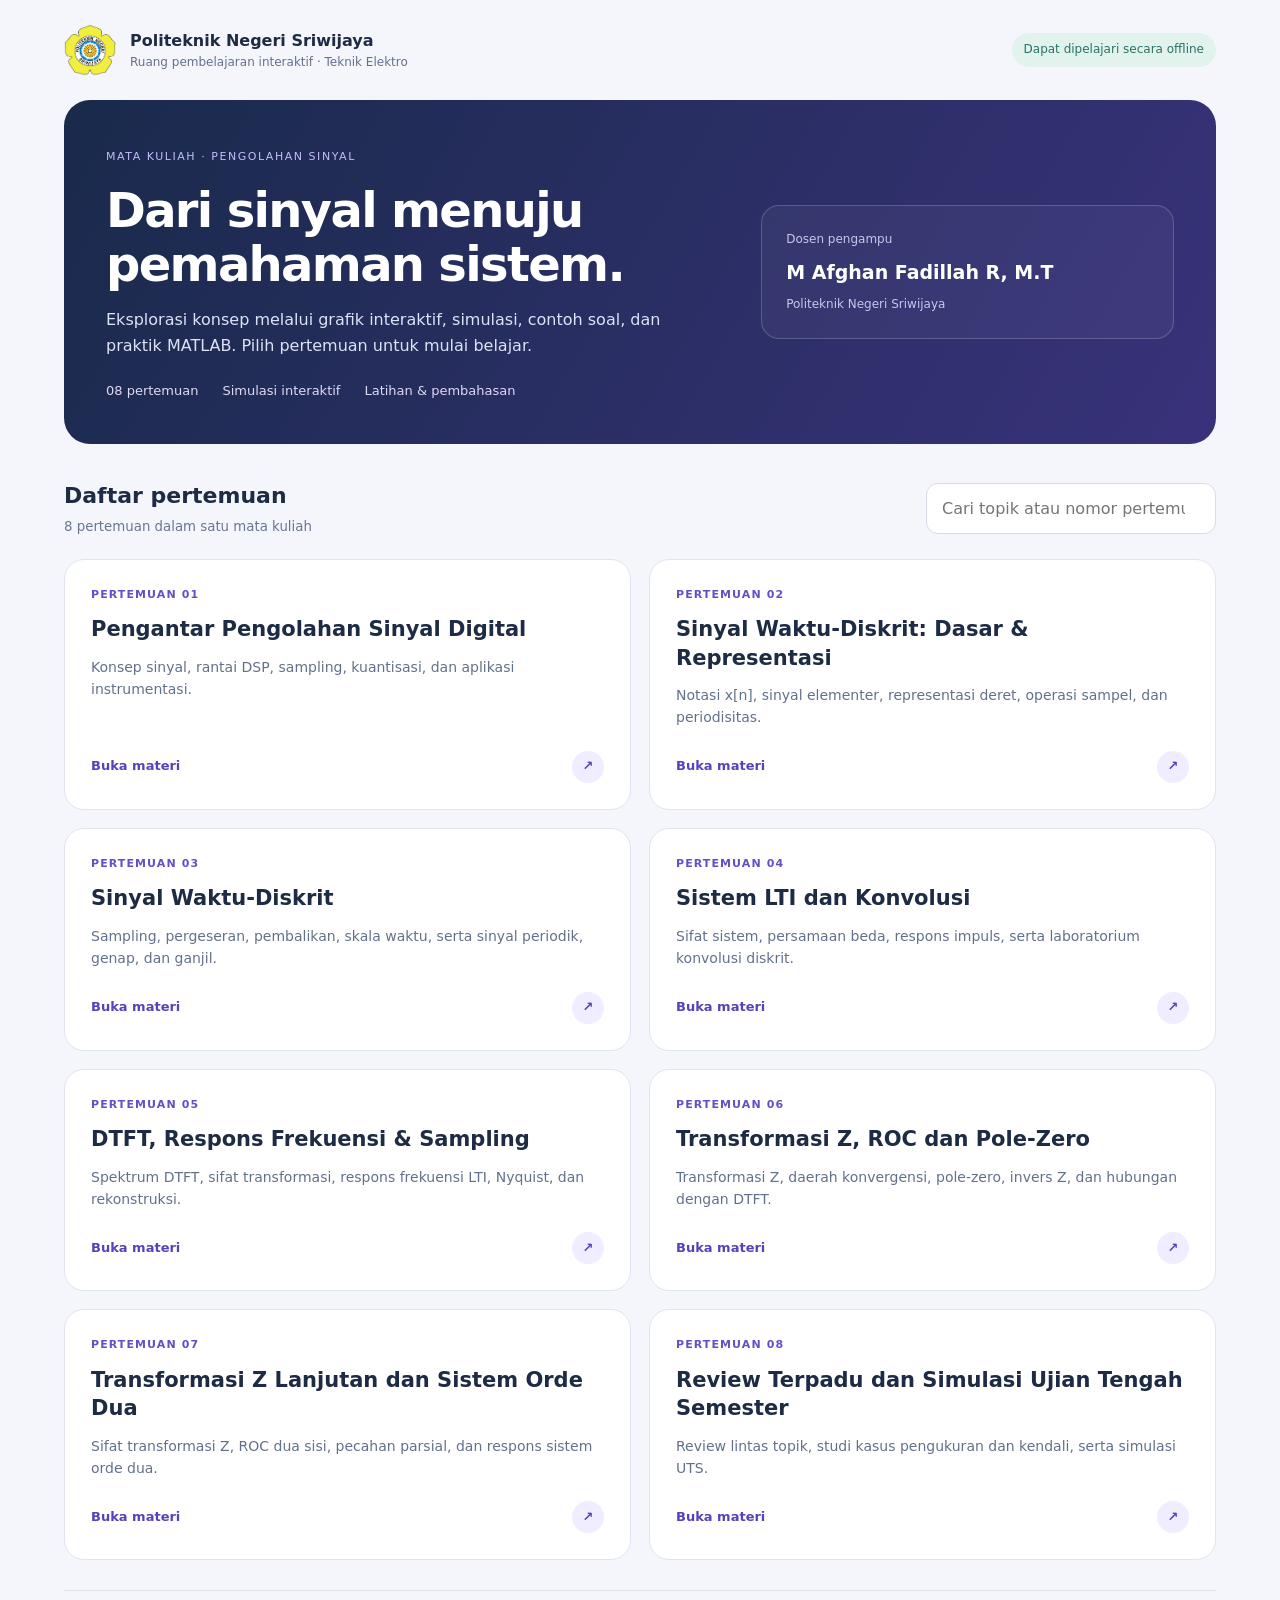
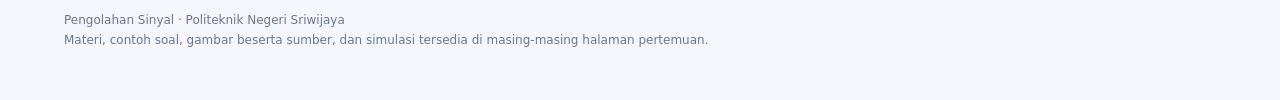
<file: index.html>
<!doctype html><html lang="id"><head><meta charset="utf-8"><meta name="viewport" content="width=device-width,initial-scale=1"><title>Pengolahan Sinyal | Politeknik Negeri Sriwijaya</title><link rel="stylesheet" href="assets/css/home.css"><script src="assets/js/home.js" defer></script></head><body><header><img src="assets/images/51b925a91c806756.png" alt="Lambang Politeknik Negeri Sriwijaya"><div><strong>Politeknik Negeri Sriwijaya</strong><small>Ruang pembelajaran interaktif · Teknik Elektro</small></div><span class="offline">Dapat dipelajari secara offline</span></header><main><section class="intro"><div><span class="eyebrow">Mata kuliah · Pengolahan Sinyal</span><h1>Dari sinyal menuju<br>pemahaman sistem.</h1><p>Eksplorasi konsep melalui grafik interaktif, simulasi, contoh soal, dan praktik MATLAB. Pilih pertemuan untuk mulai belajar.</p><div class="stat"><span>08 pertemuan</span><span>Simulasi interaktif</span><span>Latihan & pembahasan</span></div></div><div class="teacher"><span>Dosen pengampu</span><strong>M Afghan Fadillah R, M.T</strong><span>Politeknik Negeri Sriwijaya</span></div></section><section aria-labelledby="list-title"><div class="toolbar"><div><h2 id="list-title">Daftar pertemuan</h2><small id="count" aria-live="polite">8 pertemuan dalam satu mata kuliah</small></div><label><span style="position:absolute;width:1px;height:1px;overflow:hidden">Cari materi</span><input id="search" type="search" placeholder="Cari topik atau nomor pertemuan…"></label></div><div class="cards"><a class="meeting" href="pertemuan/pertemuan-01.html" data-search="Pengantar Pengolahan Sinyal Digital Konsep sinyal, rantai DSP, sampling, kuantisasi, dan aplikasi instrumentasi. 1"><span class="badge">PERTEMUAN 01</span><h3>Pengantar Pengolahan Sinyal Digital</h3><p>Konsep sinyal, rantai DSP, sampling, kuantisasi, dan aplikasi instrumentasi.</p><span class="open">Buka materi <span class="arrow" aria-hidden="true">↗</span></span></a><a class="meeting" href="pertemuan/pertemuan-02.html" data-search="Sinyal Waktu-Diskrit: Dasar &amp; Representasi Notasi x[n], sinyal elementer, representasi deret, operasi sampel, dan periodisitas. 2"><span class="badge">PERTEMUAN 02</span><h3>Sinyal Waktu-Diskrit: Dasar &amp; Representasi</h3><p>Notasi x[n], sinyal elementer, representasi deret, operasi sampel, dan periodisitas.</p><span class="open">Buka materi <span class="arrow" aria-hidden="true">↗</span></span></a><a class="meeting" href="pertemuan/pertemuan-03.html" data-search="Sinyal Waktu-Diskrit Sampling, pergeseran, pembalikan, skala waktu, serta sinyal periodik, genap, dan ganjil. 3"><span class="badge">PERTEMUAN 03</span><h3>Sinyal Waktu-Diskrit</h3><p>Sampling, pergeseran, pembalikan, skala waktu, serta sinyal periodik, genap, dan ganjil.</p><span class="open">Buka materi <span class="arrow" aria-hidden="true">↗</span></span></a><a class="meeting" href="pertemuan/pertemuan-04.html" data-search="Sistem LTI dan Konvolusi Sifat sistem, persamaan beda, respons impuls, serta laboratorium konvolusi diskrit. 4"><span class="badge">PERTEMUAN 04</span><h3>Sistem LTI dan Konvolusi</h3><p>Sifat sistem, persamaan beda, respons impuls, serta laboratorium konvolusi diskrit.</p><span class="open">Buka materi <span class="arrow" aria-hidden="true">↗</span></span></a><a class="meeting" href="pertemuan/pertemuan-05.html" data-search="DTFT, Respons Frekuensi &amp; Sampling Spektrum DTFT, sifat transformasi, respons frekuensi LTI, Nyquist, dan rekonstruksi. 5"><span class="badge">PERTEMUAN 05</span><h3>DTFT, Respons Frekuensi &amp; Sampling</h3><p>Spektrum DTFT, sifat transformasi, respons frekuensi LTI, Nyquist, dan rekonstruksi.</p><span class="open">Buka materi <span class="arrow" aria-hidden="true">↗</span></span></a><a class="meeting" href="pertemuan/pertemuan-06.html" data-search="Transformasi Z, ROC dan Pole-Zero Transformasi Z, daerah konvergensi, pole-zero, invers Z, dan hubungan dengan DTFT. 6"><span class="badge">PERTEMUAN 06</span><h3>Transformasi Z, ROC dan Pole-Zero</h3><p>Transformasi Z, daerah konvergensi, pole-zero, invers Z, dan hubungan dengan DTFT.</p><span class="open">Buka materi <span class="arrow" aria-hidden="true">↗</span></span></a><a class="meeting" href="pertemuan/pertemuan-07.html" data-search="Transformasi Z Lanjutan dan Sistem Orde Dua Sifat transformasi Z, ROC dua sisi, pecahan parsial, dan respons sistem orde dua. 7"><span class="badge">PERTEMUAN 07</span><h3>Transformasi Z Lanjutan dan Sistem Orde Dua</h3><p>Sifat transformasi Z, ROC dua sisi, pecahan parsial, dan respons sistem orde dua.</p><span class="open">Buka materi <span class="arrow" aria-hidden="true">↗</span></span></a><a class="meeting" href="pertemuan/pertemuan-08.html" data-search="Review Terpadu dan Simulasi Ujian Tengah Semester Review lintas topik, studi kasus pengukuran dan kendali, serta simulasi UTS. 8"><span class="badge">PERTEMUAN 08</span><h3>Review Terpadu dan Simulasi Ujian Tengah Semester</h3><p>Review lintas topik, studi kasus pengukuran dan kendali, serta simulasi UTS.</p><span class="open">Buka materi <span class="arrow" aria-hidden="true">↗</span></span></a></div><p id="empty" hidden>Tidak ada materi yang cocok. Coba kata “sampling”, “konvolusi”, atau “Z”.</p></section><footer>Pengolahan Sinyal · Politeknik Negeri Sriwijaya<br>Materi, contoh soal, gambar beserta sumber, dan simulasi tersedia di masing-masing halaman pertemuan.</footer></main></body></html>
</file>
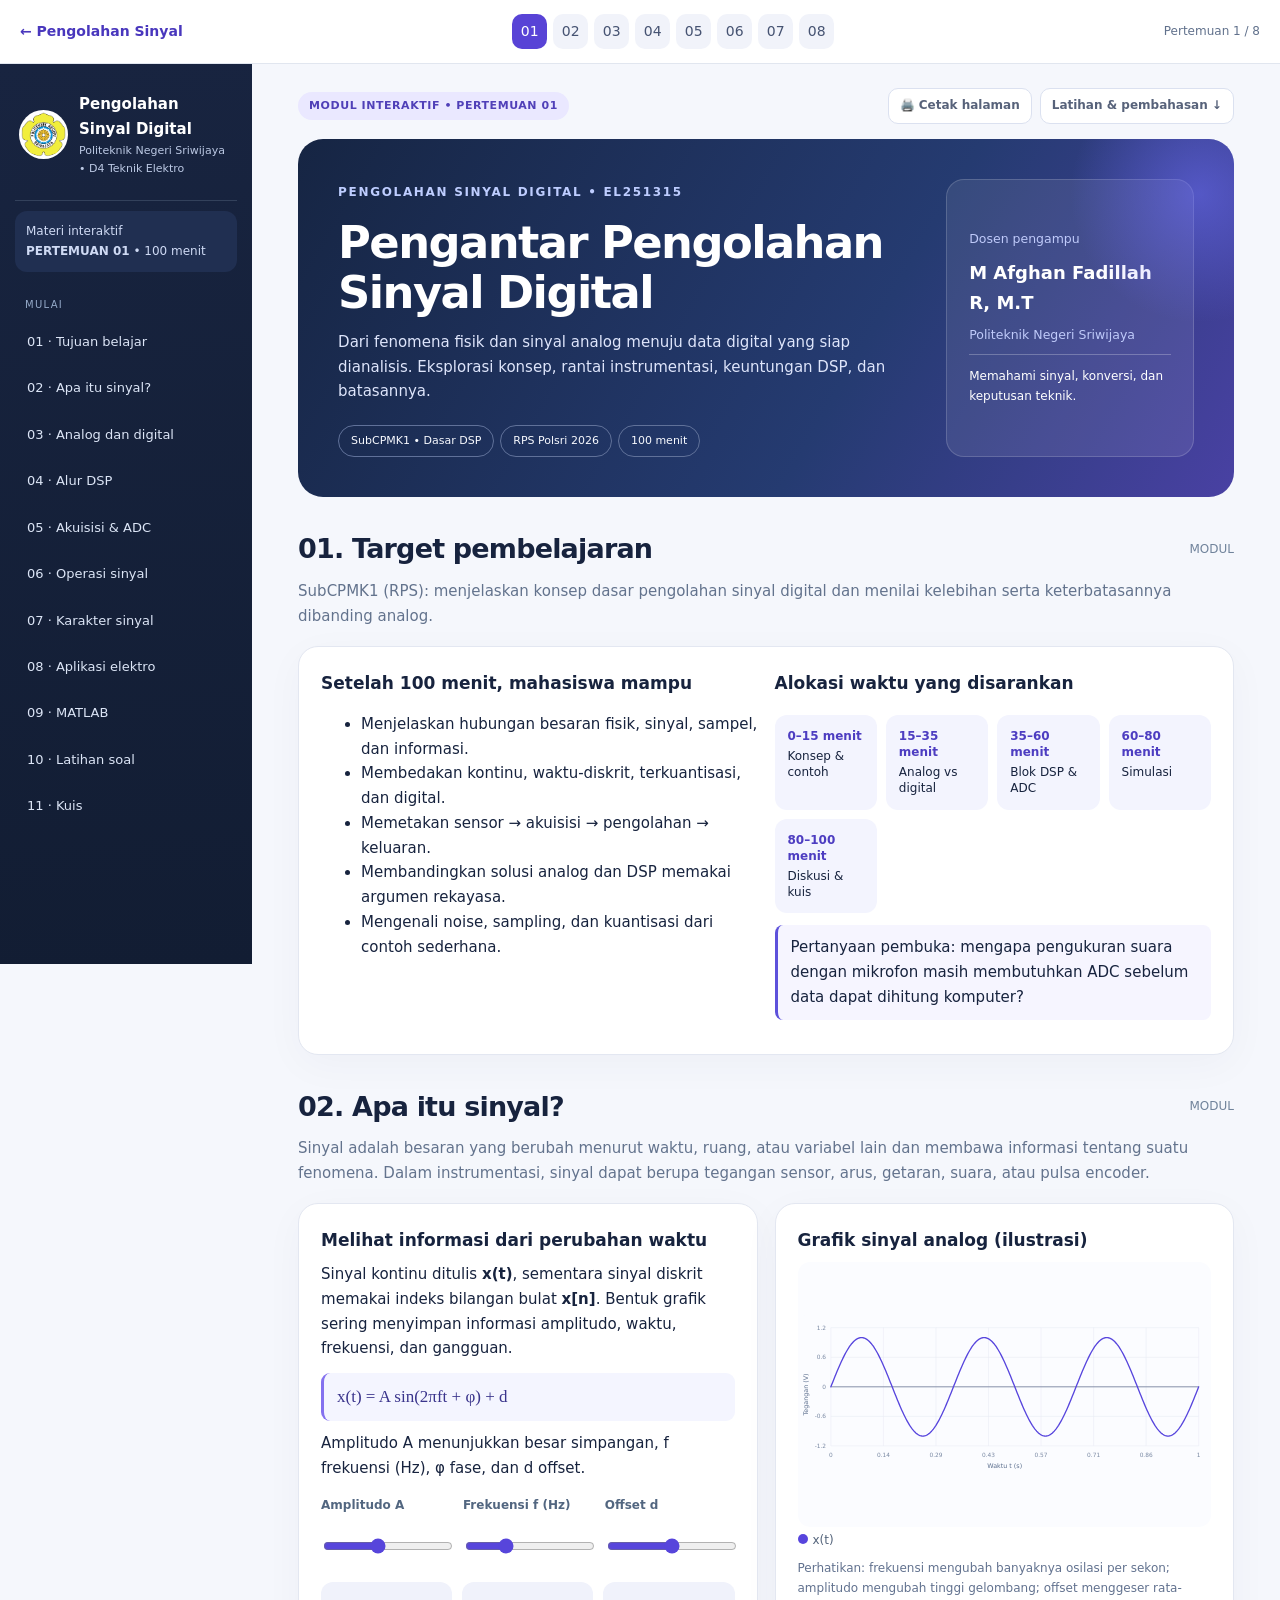
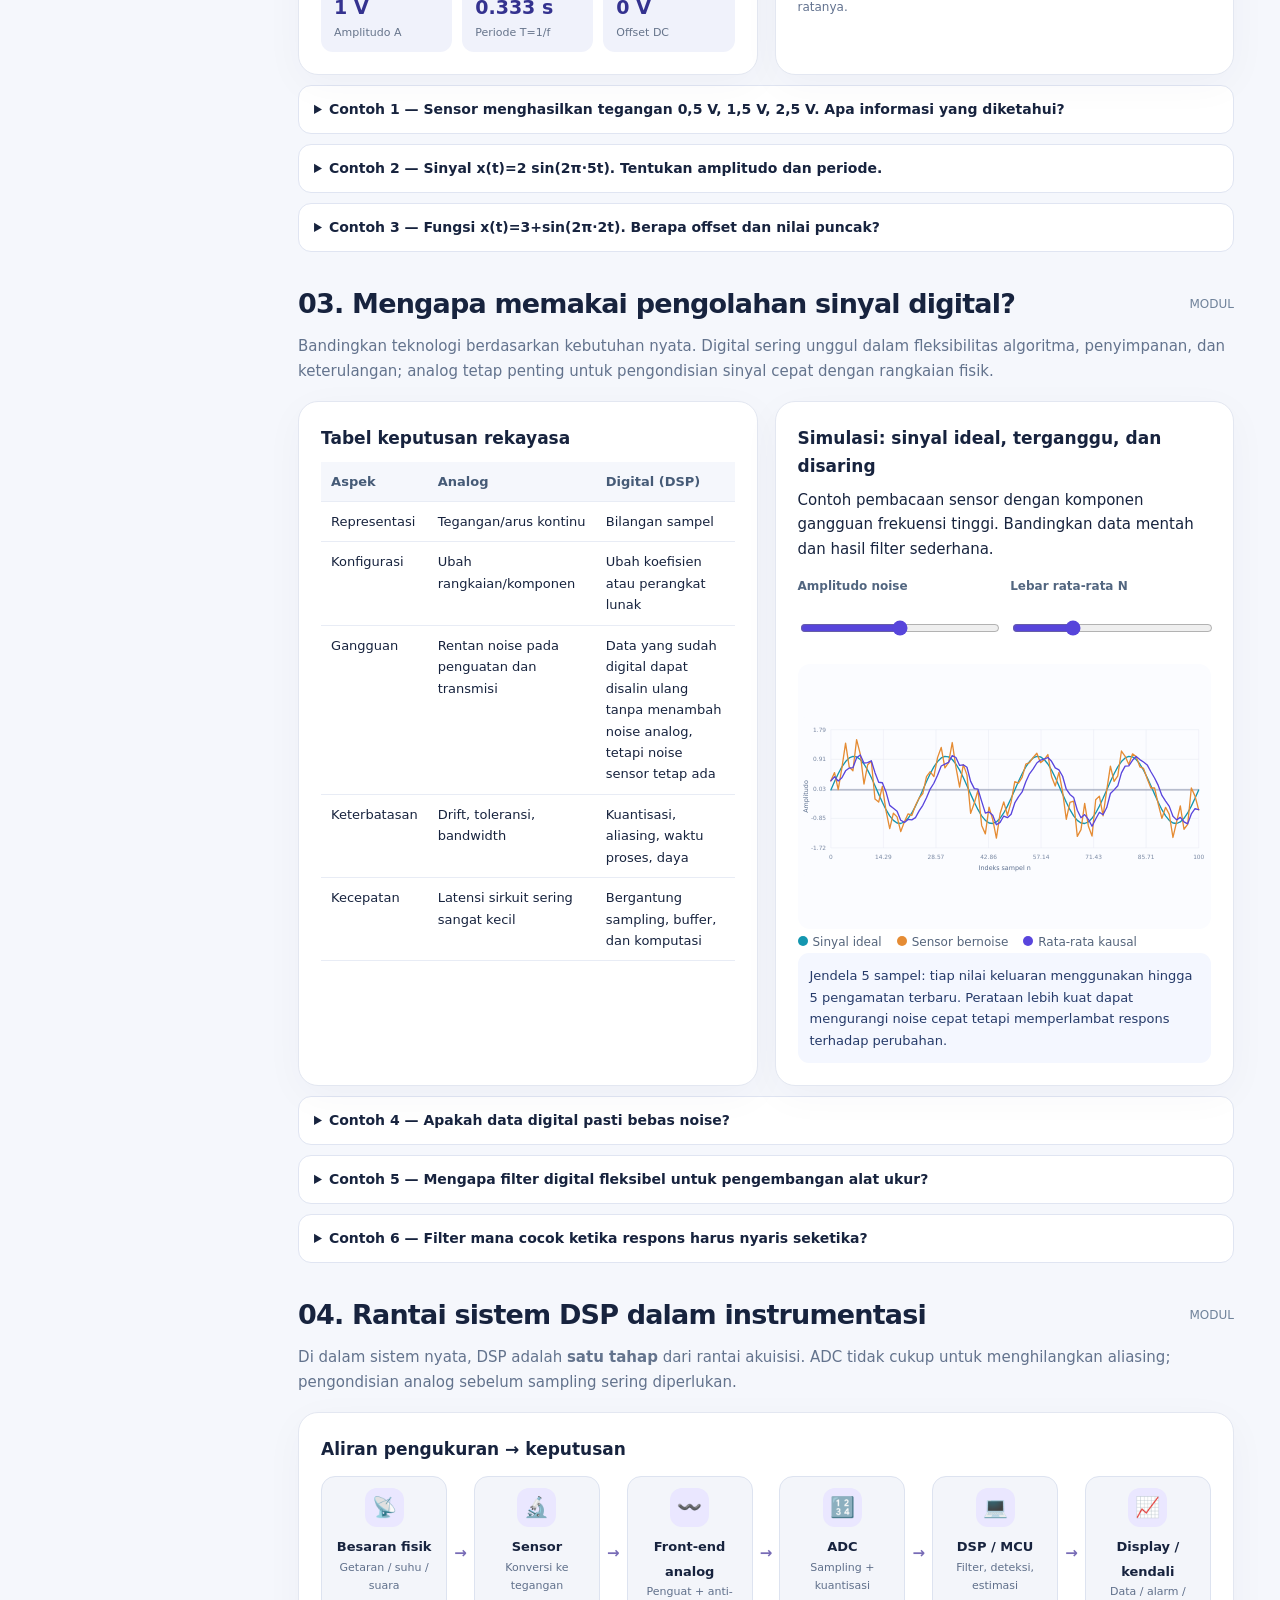
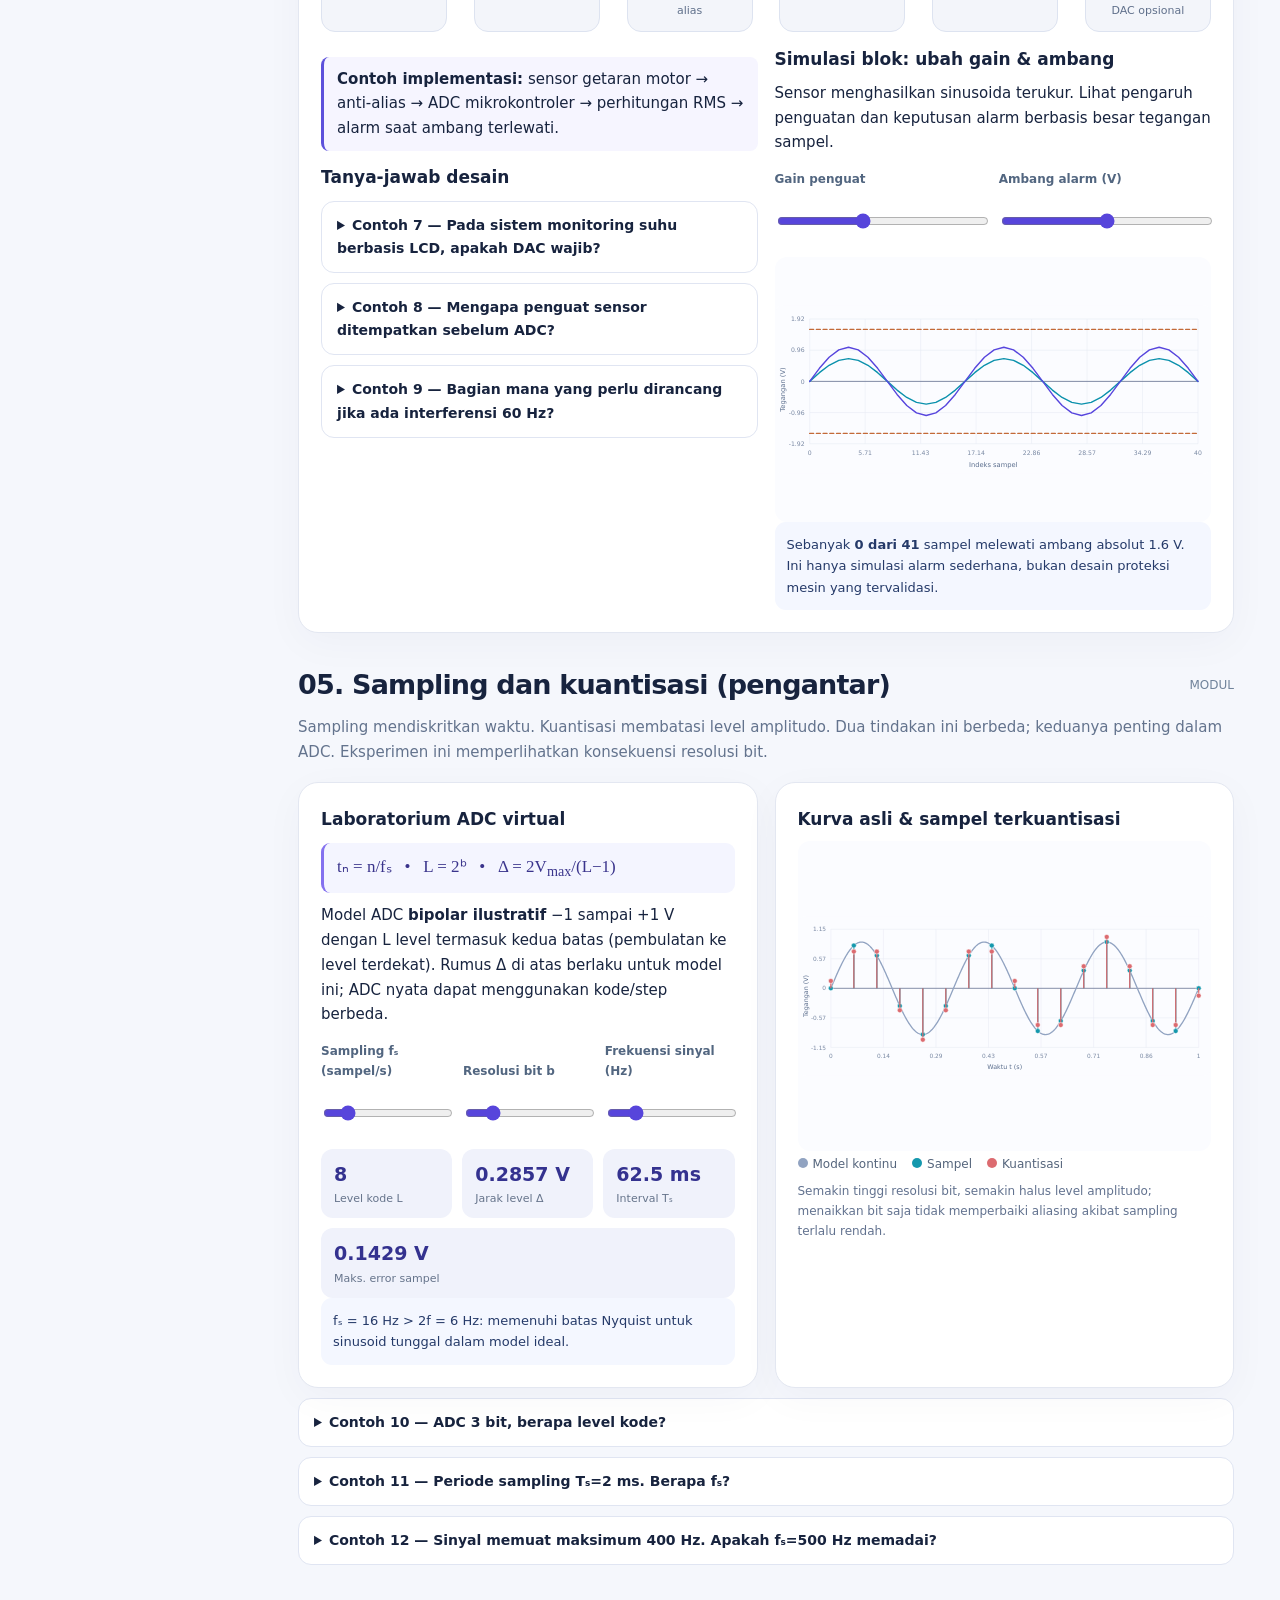
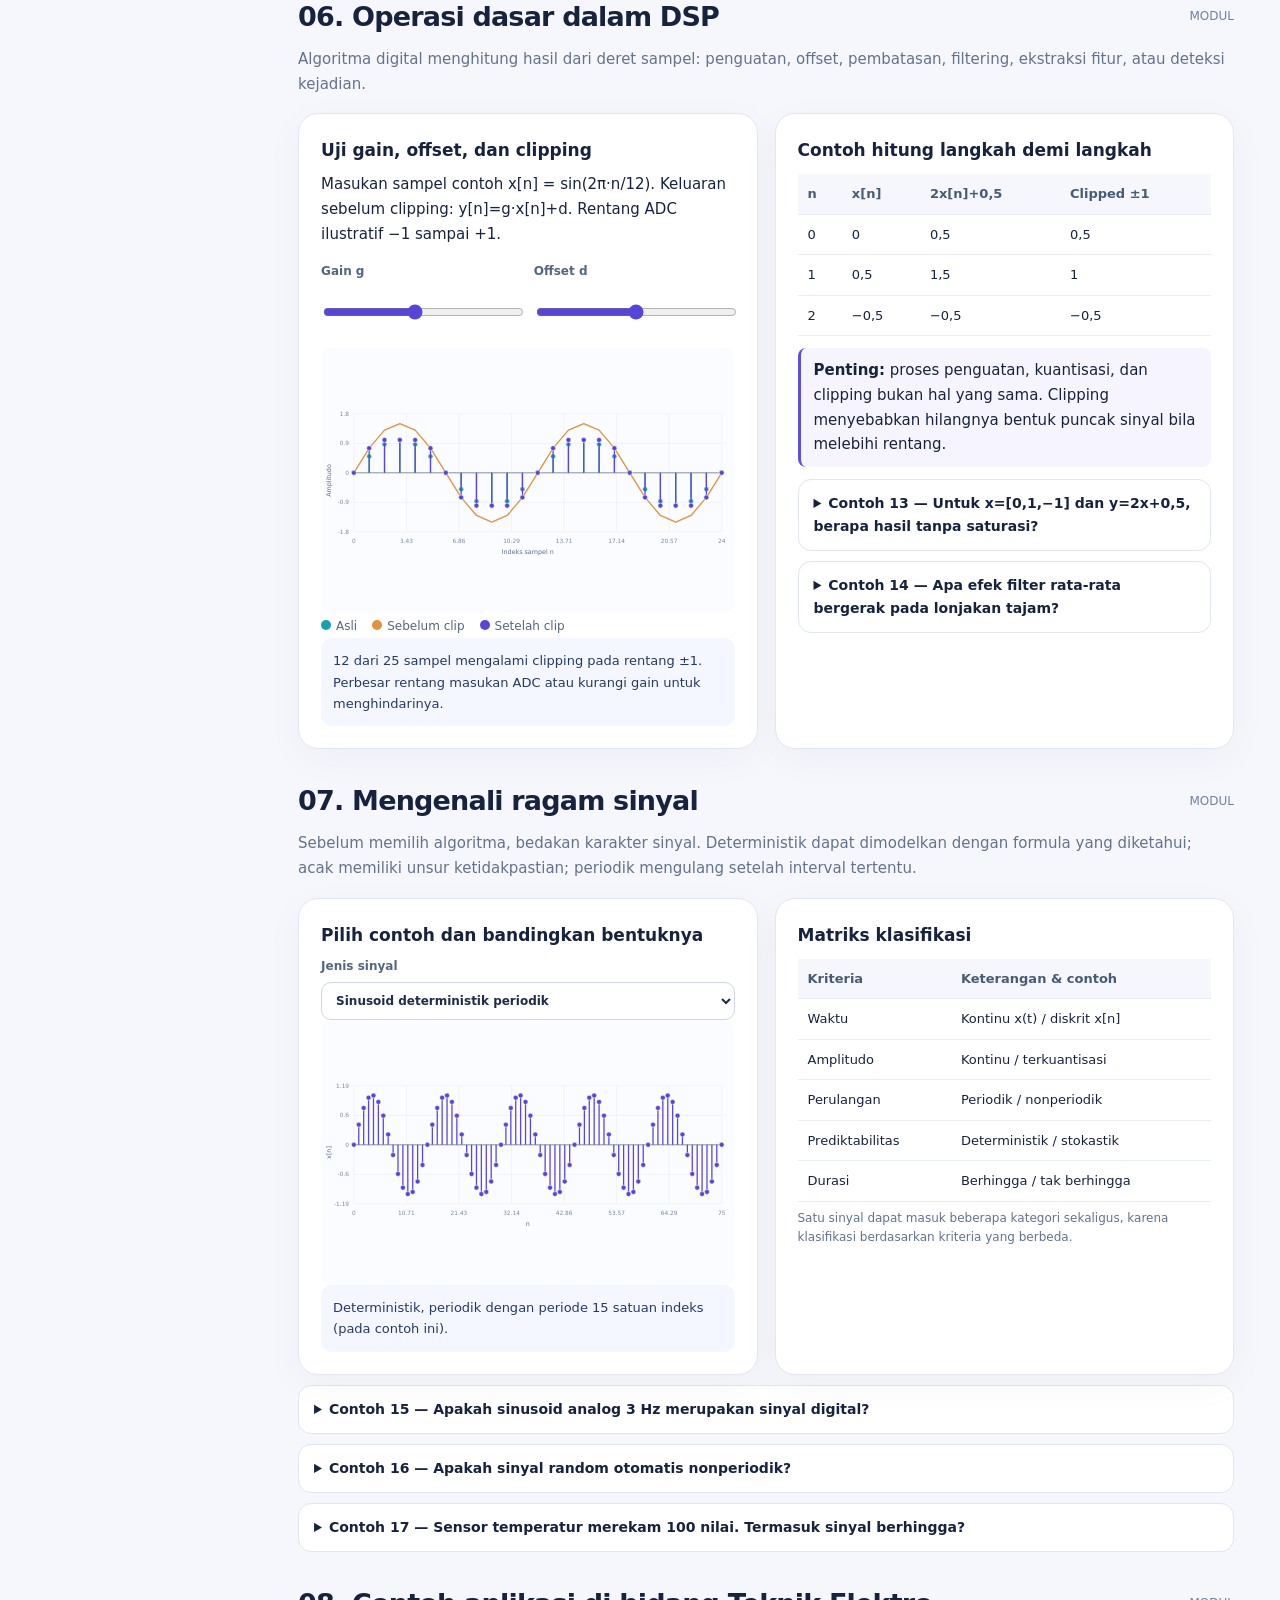
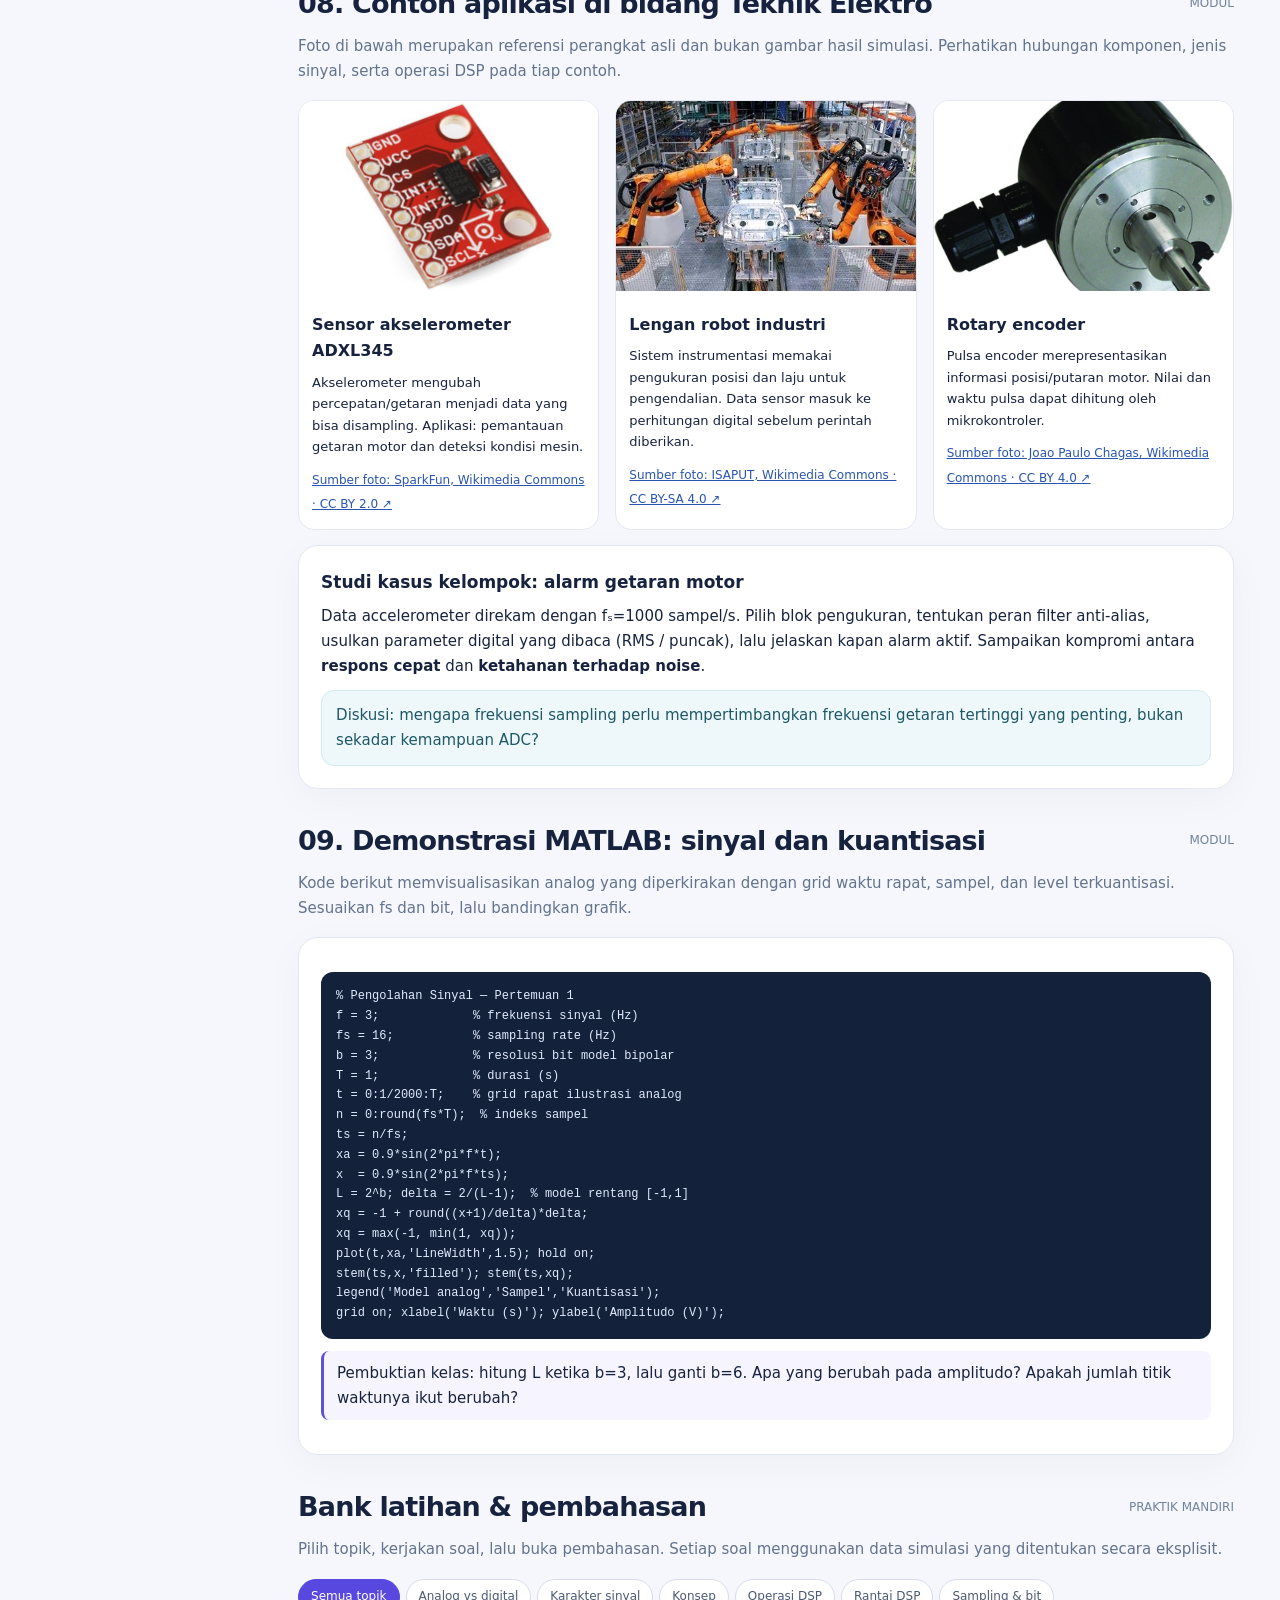
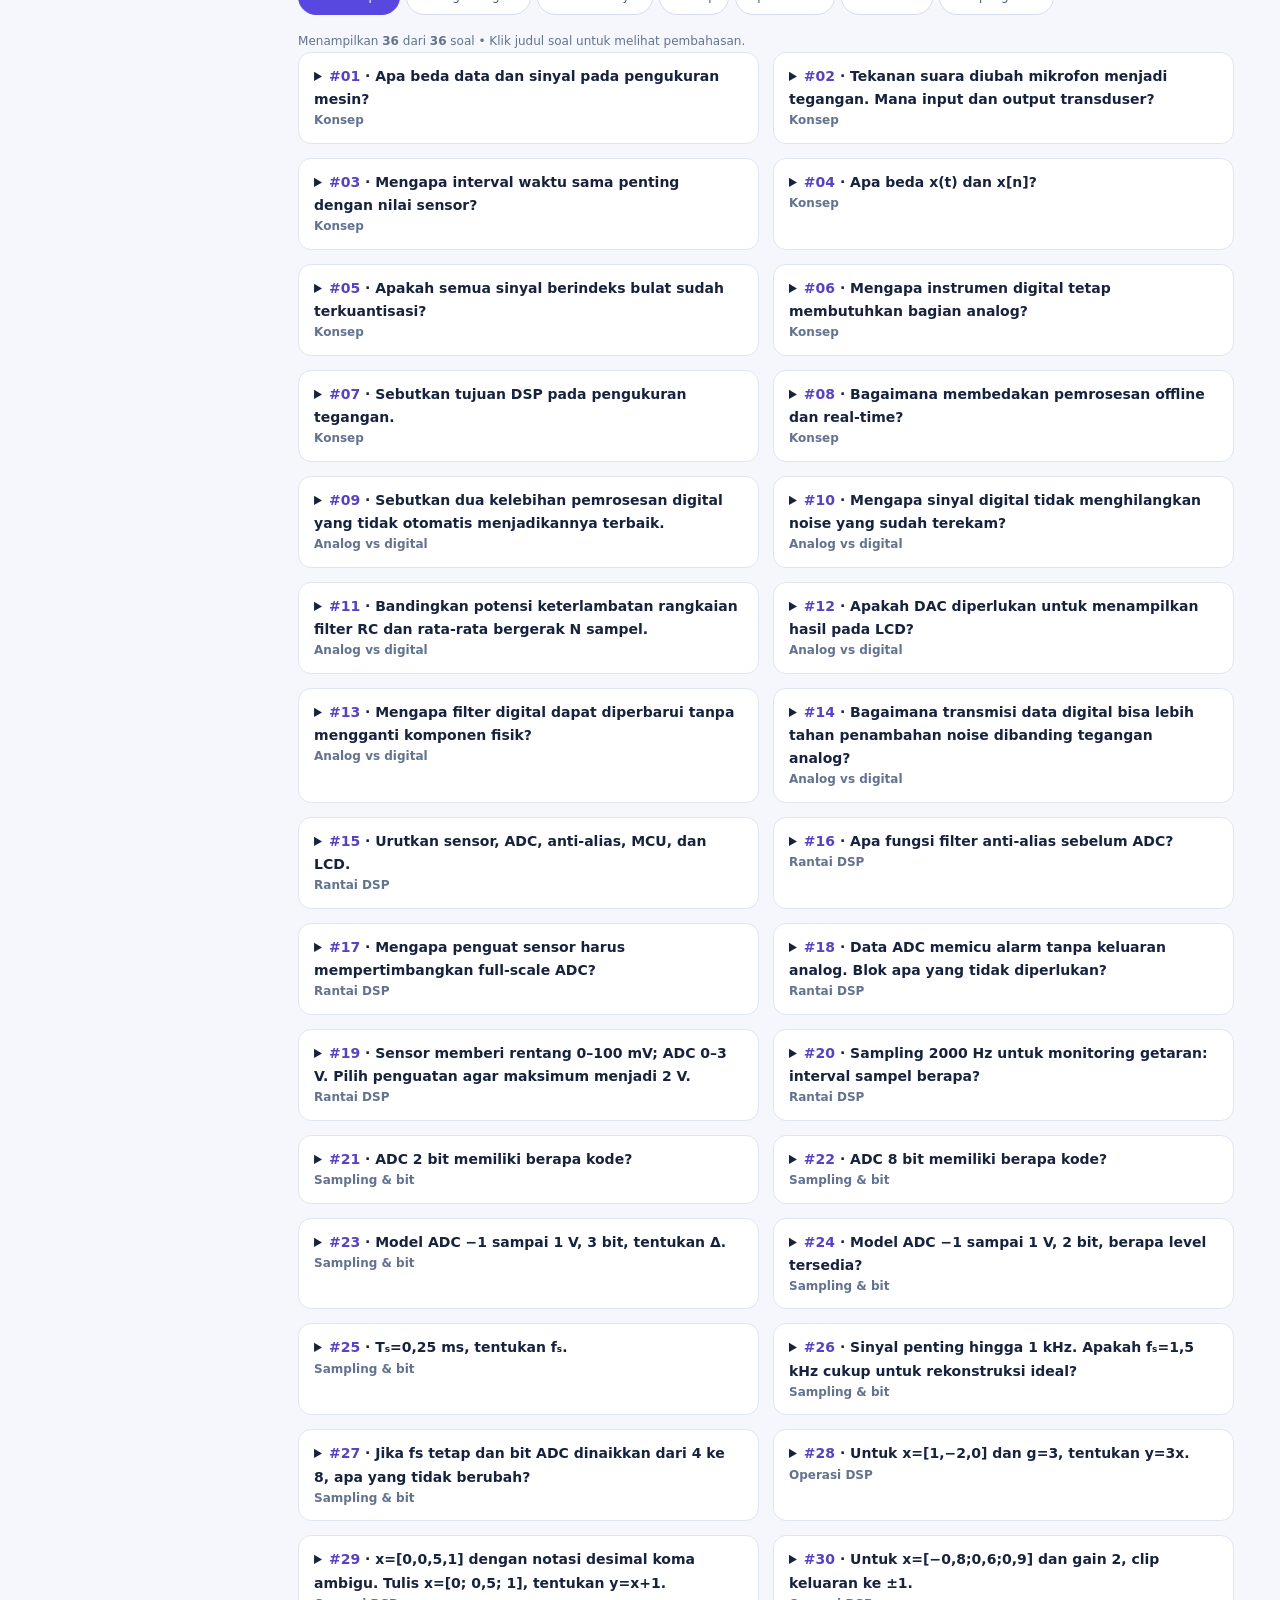
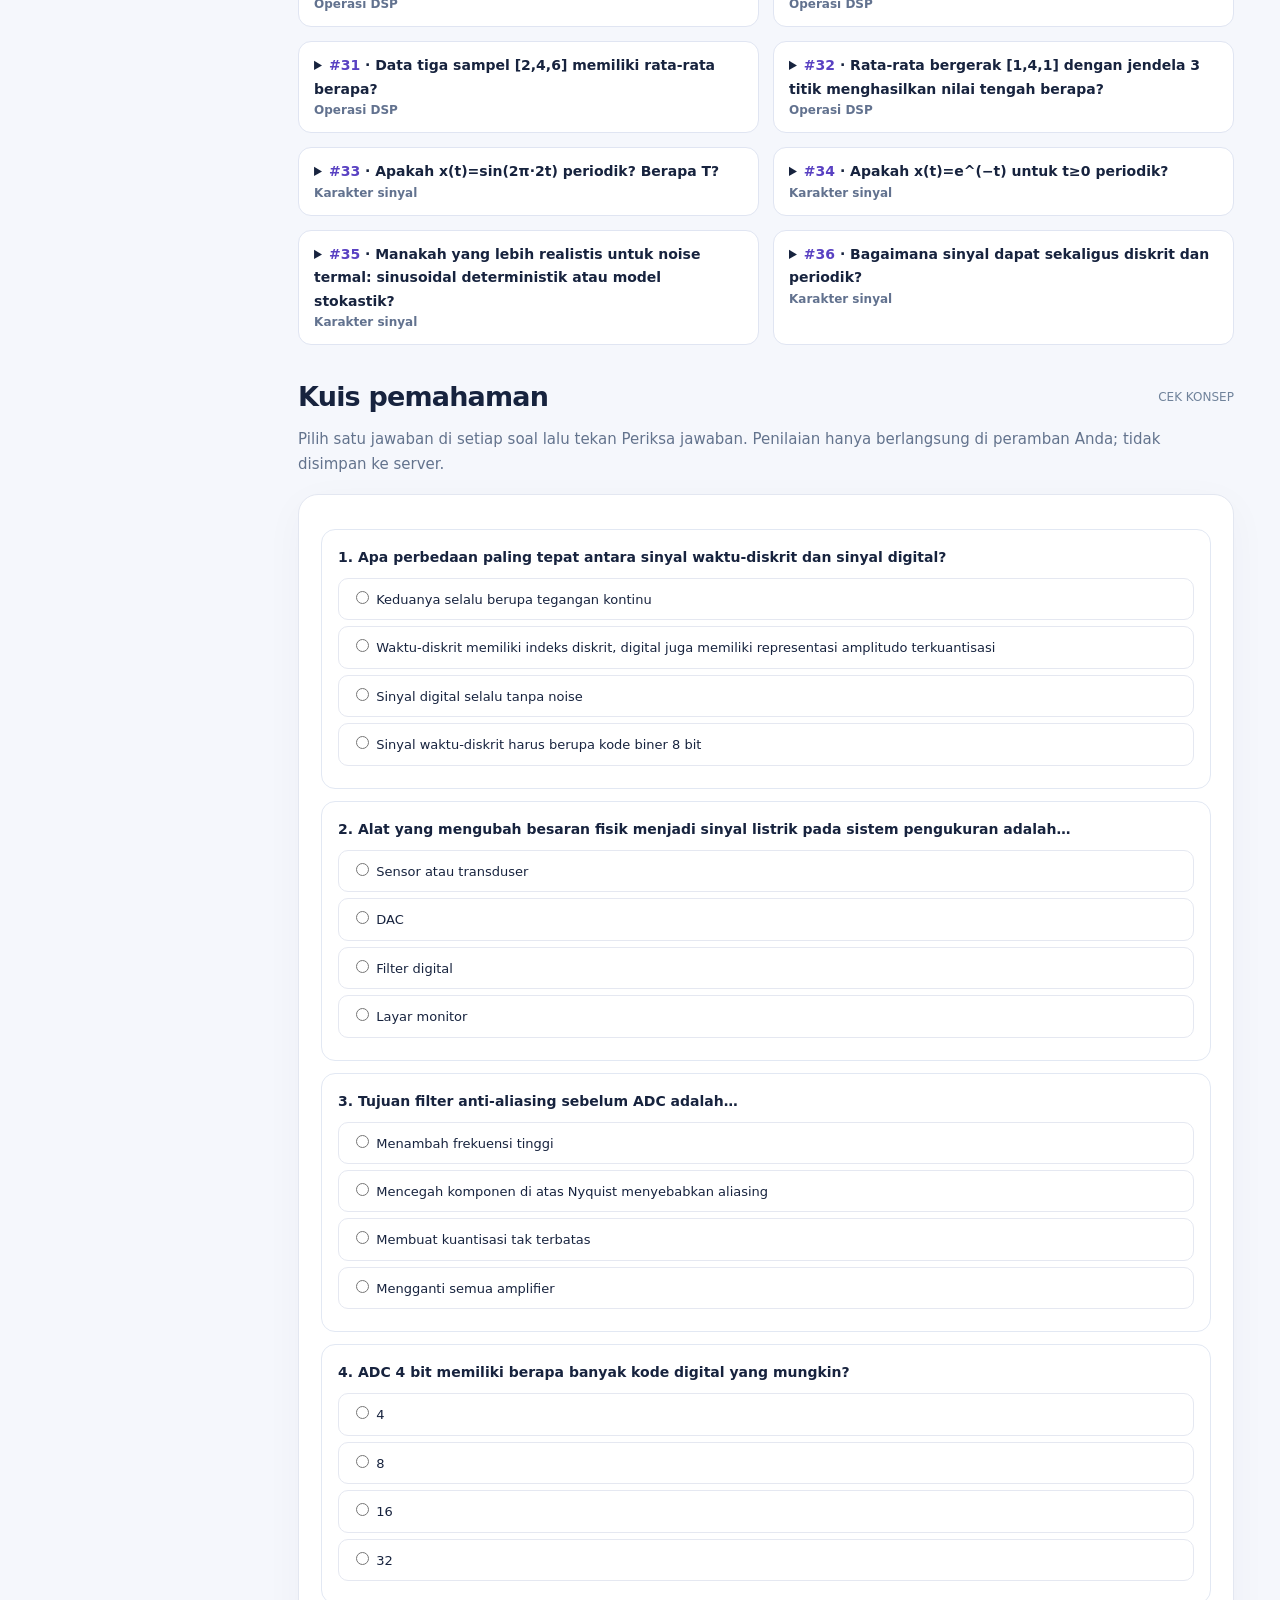
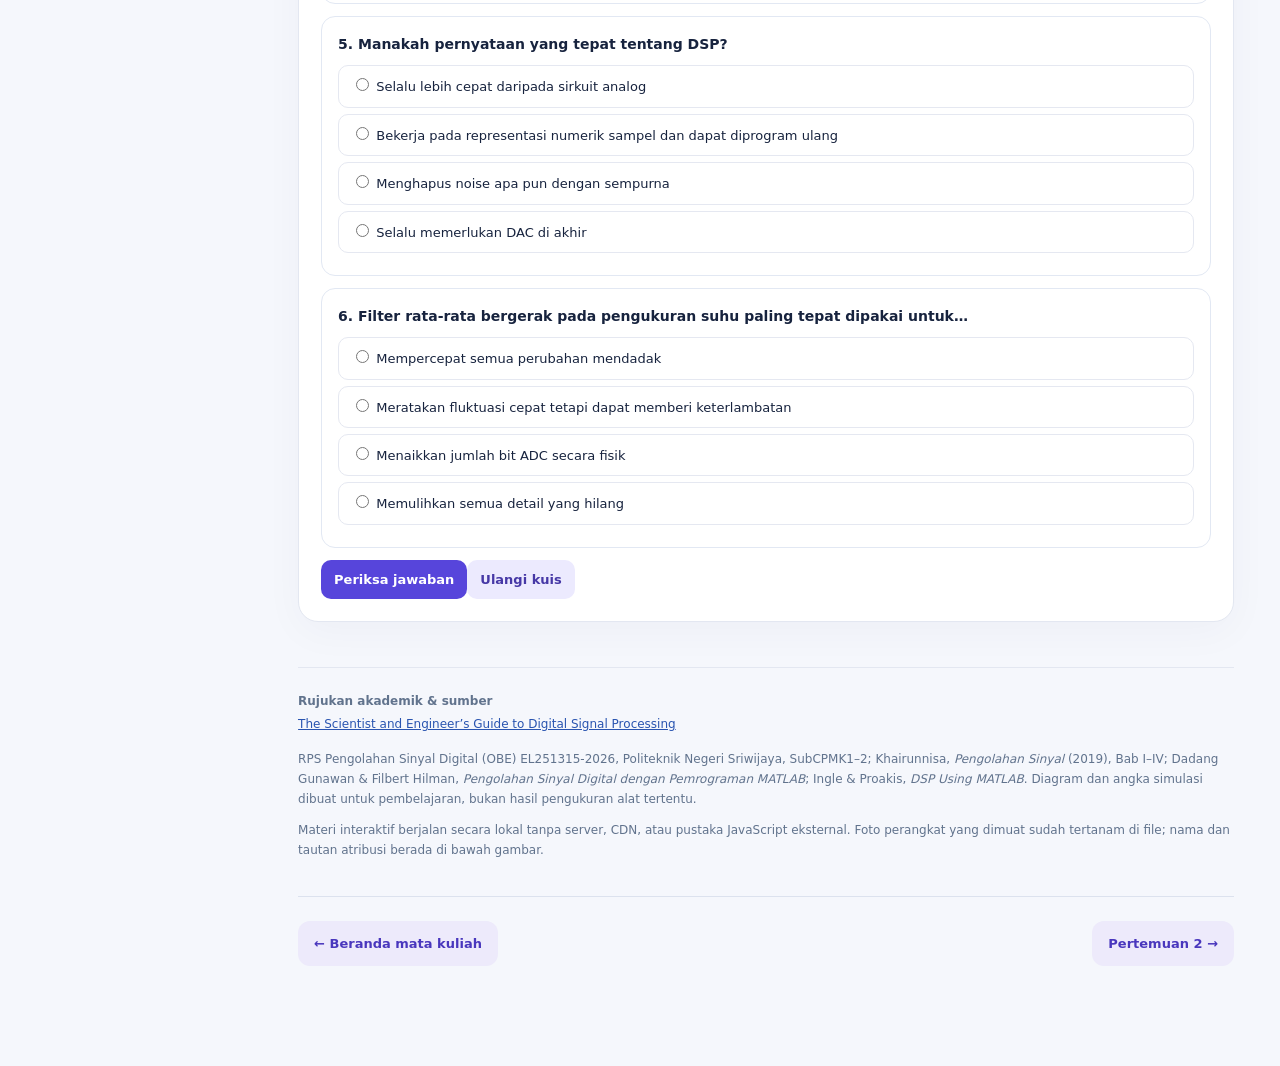
<file: pertemuan/pertemuan-01.html>
<!doctype html><html lang="id"><head><meta charset="utf-8"><meta name="viewport" content="width=device-width,initial-scale=1"><meta name="color-scheme" content="light"><title>Pengantar Pengolahan Sinyal Digital — Pengolahan Sinyal Digital | Polsri</title><link rel="stylesheet" href="../assets/css/c5ae80e494c584bf.css"><link rel="stylesheet" href="../assets/css/course.css"></head>
<body><nav class="course-nav" aria-label="Navigasi mata kuliah"><a class="course-home" href="../index.html">← Pengolahan Sinyal</a><div class="course-pages"><a href="pertemuan-01.html" aria-current="page" aria-label="Pertemuan 1">01</a><a href="pertemuan-02.html"  aria-label="Pertemuan 2">02</a><a href="pertemuan-03.html"  aria-label="Pertemuan 3">03</a><a href="pertemuan-04.html"  aria-label="Pertemuan 4">04</a><a href="pertemuan-05.html"  aria-label="Pertemuan 5">05</a><a href="pertemuan-06.html"  aria-label="Pertemuan 6">06</a><a href="pertemuan-07.html"  aria-label="Pertemuan 7">07</a><a href="pertemuan-08.html"  aria-label="Pertemuan 8">08</a></div><span class="course-counter">Pertemuan 1 / 8</span></nav><a class="skip-link" href="#awal">Langsung ke materi</a><div class="layout">
<aside class="aside"><div class="brand"><img src="../assets/images/51b925a91c806756.png" alt="Lambang Politeknik Negeri Sriwijaya"><div><strong>Pengolahan Sinyal Digital</strong><small>Politeknik Negeri Sriwijaya • D4 Teknik Elektro</small></div></div>
<div class="subnav">Materi interaktif<br><b>PERTEMUAN 01</b> • 100 menit</div><nav aria-label="Navigasi topik"><div class="nav-heading"> Mulai</div><a class="nav-link" href="#capaian">01 · Tujuan belajar</a><a class="nav-link" href="#dasar">02 · Apa itu sinyal?</a><a class="nav-link" href="#banding">03 · Analog dan digital</a><a class="nav-link" href="#alur">04 · Alur DSP</a><a class="nav-link" href="#adc">05 · Akuisisi & ADC</a><a class="nav-link" href="#proses">06 · Operasi sinyal</a><a class="nav-link" href="#klasifikasi">07 · Karakter sinyal</a><a class="nav-link" href="#aplikasi">08 · Aplikasi elektro</a><a class="nav-link" href="#matlab">09 · MATLAB</a><a class="nav-link" href="#latihan">10 · Latihan soal</a><a class="nav-link" href="#kuis">11 · Kuis</a></nav></aside>
<main class="content" id="awal"><div class="top"><span class="tag">Modul interaktif • Pertemuan 01</span><div class="toolbar"><button onclick="window.print()">🖨️ Cetak halaman</button><a href="#latihan">Latihan &amp; pembahasan ↓</a></div></div><div class="hero"><div><span class="micro" style="color:#becdff;letter-spacing:.14em;font-weight:800">PENGOLAHAN SINYAL DIGITAL • EL251315</span><h1>Pengantar Pengolahan Sinyal Digital</h1><p>Dari fenomena fisik dan sinyal analog menuju data digital yang siap dianalisis. Eksplorasi konsep, rantai instrumentasi, keuntungan DSP, dan batasannya.</p><span class="chip">SubCPMK1 • Dasar DSP</span><span class="chip">RPS Polsri 2026</span><span class="chip">100 menit</span></div><div class="instructor"><small>Dosen pengampu</small><strong>M Afghan Fadillah R, M.T</strong><small>Politeknik Negeri Sriwijaya</small><div style="border-top:1px solid #ffffff40;padding-top:12px;font-size:12px">Memahami sinyal, konversi, dan keputusan teknik.</div></div></div>
<section class="main-section" id="capaian"><div class="section-head"><h2>01. Target pembelajaran</h2><small>MODUL</small></div><p class="muted" style="max-width:930px;margin:0 0 17px">SubCPMK1 (RPS): menjelaskan konsep dasar pengolahan sinyal digital dan menilai kelebihan serta keterbatasannya dibanding analog.</p><div class="card"><div class="grid"><div><h3>Setelah 100 menit, mahasiswa mampu</h3><ul><li>Menjelaskan hubungan besaran fisik, sinyal, sampel, dan informasi.</li><li>Membedakan kontinu, waktu-diskrit, terkuantisasi, dan digital.</li><li>Memetakan sensor → akuisisi → pengolahan → keluaran.</li><li>Membandingkan solusi analog dan DSP memakai argumen rekayasa.</li><li>Mengenali noise, sampling, dan kuantisasi dari contoh sederhana.</li></ul></div><div><h3>Alokasi waktu yang disarankan</h3><div class="lesson"><div><b>0–15 menit</b>Konsep &amp; contoh</div><div><b>15–35 menit</b>Analog vs digital</div><div><b>35–60 menit</b>Blok DSP &amp; ADC</div><div><b>60–80 menit</b>Simulasi</div><div><b>80–100 menit</b>Diskusi &amp; kuis</div></div><div class="note">Pertanyaan pembuka: mengapa pengukuran suara dengan mikrofon masih membutuhkan ADC sebelum data dapat dihitung komputer?</div></div></div></div></section><section class="main-section" id="dasar"><div class="section-head"><h2>02. Apa itu sinyal?</h2><small>MODUL</small></div><p class="muted" style="max-width:930px;margin:0 0 17px">Sinyal adalah besaran yang berubah menurut waktu, ruang, atau variabel lain dan membawa informasi tentang suatu fenomena. Dalam instrumentasi, sinyal dapat berupa tegangan sensor, arus, getaran, suara, atau pulsa encoder.</p><div class="grid"><div class="card"><h3>Melihat informasi dari perubahan waktu</h3><p>Sinyal kontinu ditulis <b>x(t)</b>, sementara sinyal diskrit memakai indeks bilangan bulat <b>x[n]</b>. Bentuk grafik sering menyimpan informasi amplitudo, waktu, frekuensi, dan gangguan.</p><div class="formula">x(t) = A sin(2πft + φ) + d</div><p>Amplitudo A menunjukkan besar simpangan, f frekuensi (Hz), φ fase, dan d offset.</p><div class="controls"><label class="field">Amplitudo A <span id="v-sigA" style="color:#5743c9"></span><input type="range" id="sigA" min="0.3" max="2" step="0.1" value="1" aria-label="Amplitudo A"></label><label class="field">Frekuensi f (Hz) <span id="v-sigF" style="color:#5743c9"></span><input type="range" id="sigF" min="1" max="8" step="1" value="3" aria-label="Frekuensi f (Hz)"></label><label class="field">Offset d <span id="v-sigD" style="color:#5743c9"></span><input type="range" id="sigD" min="-1" max="1" step="0.2" value="0" aria-label="Offset d"></label></div><div class="kv" id="basicMetrics"></div></div><div class="card"><h3>Grafik sinyal analog (ilustrasi)</h3><svg id="basicGraph" class="svgchart" role="img" aria-label="Grafik sinyal kontinu dengan amplitudo frekuensi dan offset"></svg><div id="basicGraph-legend"></div><p class="micro">Perhatikan: frekuensi mengubah banyaknya osilasi per sekon; amplitudo mengubah tinggi gelombang; offset menggeser rata-ratanya.</p></div></div><details class="worked"><summary>Contoh 1 — Sensor menghasilkan tegangan 0,5 V, 1,5 V, 2,5 V. Apa informasi yang diketahui?</summary><div class="answer"><b>Langkah penyelesaian:</b><p>Terdapat tiga nilai amplitudo. Tanpa waktu pengukuran, frekuensi atau interval pengambilan data <b>belum dapat</b> ditentukan. Cantumkan juga indeks/waktu untuk interpretasi yang benar.</p></div></details><details class="worked"><summary>Contoh 2 — Sinyal x(t)=2 sin(2π·5t). Tentukan amplitudo dan periode.</summary><div class="answer"><b>Langkah penyelesaian:</b><p>A = 2; f = 5 Hz. Periode T = 1/f = 1/5 = <b>0,2 s</b>. Setiap 0,2 s bentuknya berulang.</p></div></details><details class="worked"><summary>Contoh 3 — Fungsi x(t)=3+sin(2π·2t). Berapa offset dan nilai puncak?</summary><div class="answer"><b>Langkah penyelesaian:</b><p>Offset d = 3 dan amplitudo A = 1. Nilai maksimum 3+1=<b>4</b>; minimum 3−1=<b>2</b>.</p></div></details></section><section class="main-section" id="banding"><div class="section-head"><h2>03. Mengapa memakai pengolahan sinyal digital?</h2><small>MODUL</small></div><p class="muted" style="max-width:930px;margin:0 0 17px">Bandingkan teknologi berdasarkan kebutuhan nyata. Digital sering unggul dalam fleksibilitas algoritma, penyimpanan, dan keterulangan; analog tetap penting untuk pengondisian sinyal cepat dengan rangkaian fisik.</p><div class="grid"><div class="card"><h3>Tabel keputusan rekayasa</h3><div class="table-scroll"><table><thead><tr><th>Aspek</th><th>Analog</th><th>Digital (DSP)</th></tr></thead><tbody><tr><td>Representasi</td><td>Tegangan/arus kontinu</td><td>Bilangan sampel</td></tr><tr><td>Konfigurasi</td><td>Ubah rangkaian/komponen</td><td>Ubah koefisien atau perangkat lunak</td></tr><tr><td>Gangguan</td><td>Rentan noise pada penguatan dan transmisi</td><td>Data yang sudah digital dapat disalin ulang tanpa menambah noise analog, tetapi noise sensor tetap ada</td></tr><tr><td>Keterbatasan</td><td>Drift, toleransi, bandwidth</td><td>Kuantisasi, aliasing, waktu proses, daya</td></tr><tr><td>Kecepatan</td><td>Latensi sirkuit sering sangat kecil</td><td>Bergantung sampling, buffer, dan komputasi</td></tr></tbody></table></div></div><div class="card"><h3>Simulasi: sinyal ideal, terganggu, dan disaring</h3><p>Contoh pembacaan sensor dengan komponen gangguan frekuensi tinggi. Bandingkan data mentah dan hasil filter sederhana.</p><div class="controls"><label class="field">Amplitudo noise <span id="v-noiseLevel" style="color:#5743c9"></span><input type="range" id="noiseLevel" min="0" max="1.2" step="0.1" value="0.6" aria-label="Amplitudo noise"></label><label class="field">Lebar rata-rata N <span id="v-smoothN" style="color:#5743c9"></span><input type="range" id="smoothN" min="1" max="15" step="2" value="5" aria-label="Lebar rata-rata N"></label></div><svg id="noiseGraph" class="svgchart" role="img" aria-label="Perbandingan grafik sinyal asli, bernoise, dan setelah perataan"></svg><div id="noiseGraph-legend"></div><div class="feedback" id="noiseInfo"></div></div></div><details class="worked"><summary>Contoh 4 — Apakah data digital pasti bebas noise?</summary><div class="answer"><b>Langkah penyelesaian:</b><p><b>Tidak.</b> Noise sensor dan front-end analog sudah masuk sebelum ADC. Data biner tahan terhadap degradasi penyalinan ideal, tetapi tidak menghilangkan gangguan pada sinyal ukur.</p></div></details><details class="worked"><summary>Contoh 5 — Mengapa filter digital fleksibel untuk pengembangan alat ukur?</summary><div class="answer"><b>Langkah penyelesaian:</b><p>Koefisien filter dapat diganti lewat program tanpa mendesain ulang seluruh rangkaian analog. Namun bandwidth sensor, ADC, dan prosesor tetap membatasi hasil.</p></div></details><details class="worked"><summary>Contoh 6 — Filter mana cocok ketika respons harus nyaris seketika?</summary><div class="answer"><b>Langkah penyelesaian:</b><p>Analisis latensi total: sensor + pengondisi analog + ADC + buffer/algoritma + komunikasi + aktuator. Pada aplikasi sangat cepat, rangkaian analog atau arsitektur hibrida dapat lebih cocok daripada DSP murni.</p></div></details></section><section class="main-section" id="alur"><div class="section-head"><h2>04. Rantai sistem DSP dalam instrumentasi</h2><small>MODUL</small></div><p class="muted" style="max-width:930px;margin:0 0 17px">Di dalam sistem nyata, DSP adalah <b>satu tahap</b> dari rantai akuisisi. ADC tidak cukup untuk menghilangkan aliasing; pengondisian analog sebelum sampling sering diperlukan.</p><div class="card"><h3>Aliran pengukuran → keputusan</h3><div class="stages"><div class="stage"><div class="iconround">📡</div><b>Besaran fisik</b><span>Getaran / suhu / suara</span></div><b class="stage-arrow">→</b><div class="stage"><div class="iconround">🔬</div><b>Sensor</b><span>Konversi ke tegangan</span></div><b class="stage-arrow">→</b><div class="stage"><div class="iconround">〰️</div><b>Front-end analog</b><span>Penguat + anti-alias</span></div><b class="stage-arrow">→</b><div class="stage"><div class="iconround">🔢</div><b>ADC</b><span>Sampling + kuantisasi</span></div><b class="stage-arrow">→</b><div class="stage"><div class="iconround">💻</div><b>DSP / MCU</b><span>Filter, deteksi, estimasi</span></div><b class="stage-arrow">→</b><div class="stage"><div class="iconround">📈</div><b>Display / kendali</b><span>Data / alarm / DAC opsional</span></div></div><div class="grid"><div><div class="note"><b>Contoh implementasi:</b> sensor getaran motor → anti-alias → ADC mikrokontroler → perhitungan RMS → alarm saat ambang terlewati.</div><h3>Tanya-jawab desain</h3><details class="worked"><summary>Contoh 7 — Pada sistem monitoring suhu berbasis LCD, apakah DAC wajib?</summary><div class="answer"><b>Langkah penyelesaian:</b><p>Tidak. Keluaran LCD menggunakan nilai digital; DAC hanya diperlukan jika keluaran analog fisik diperlukan.</p></div></details><details class="worked"><summary>Contoh 8 — Mengapa penguat sensor ditempatkan sebelum ADC?</summary><div class="answer"><b>Langkah penyelesaian:</b><p>Untuk menyesuaikan level tegangan sensor agar sesuai rentang masukan ADC dan meningkatkan pemanfaatan resolusi. Penguatan berlebihan bisa menyebabkan clipping.</p></div></details><details class="worked"><summary>Contoh 9 — Bagian mana yang perlu dirancang jika ada interferensi 60 Hz?</summary><div class="answer"><b>Langkah penyelesaian:</b><p>Tentukan sumber gangguan, kebutuhan bandwidth dan pilihan filter. Filter analog sebelum ADC dapat diperlukan untuk anti-alias; notch digital dapat dipakai untuk menekan komponen terukur sesudah sampling.</p></div></details></div><div><h3>Simulasi blok: ubah gain &amp; ambang</h3><p>Sensor menghasilkan sinusoida terukur. Lihat pengaruh penguatan dan keputusan alarm berbasis besar tegangan sampel.</p><div class="controls"><label class="field">Gain penguat <span id="v-gain" style="color:#5743c9"></span><input type="range" id="gain" min="0.5" max="3" step="0.25" value="1.5" aria-label="Gain penguat"></label><label class="field">Ambang alarm (V) <span id="v-alarm" style="color:#5743c9"></span><input type="range" id="alarm" min="0.2" max="3" step="0.2" value="1.6" aria-label="Ambang alarm (V)"></label></div><svg id="chainGraph" class="svgchart" role="img" aria-label="Grafik input sensor dan sinyal diperkuat"></svg><div class="feedback" id="chainInfo"></div></div></div></div></section><section class="main-section" id="adc"><div class="section-head"><h2>05. Sampling dan kuantisasi (pengantar)</h2><small>MODUL</small></div><p class="muted" style="max-width:930px;margin:0 0 17px">Sampling mendiskritkan waktu. Kuantisasi membatasi level amplitudo. Dua tindakan ini berbeda; keduanya penting dalam ADC. Eksperimen ini memperlihatkan konsekuensi resolusi bit.</p><div class="grid"><div class="card"><h3>Laboratorium ADC virtual</h3><div class="formula">tₙ = n/fₛ &nbsp; • &nbsp; L = 2ᵇ &nbsp; • &nbsp; Δ = 2V<sub>max</sub>/(L−1)</div><p>Model ADC <b>bipolar ilustratif</b> −1 sampai +1 V dengan L level termasuk kedua batas (pembulatan ke level terdekat). Rumus Δ di atas berlaku untuk model ini; ADC nyata dapat menggunakan kode/step berbeda.</p><div class="controls"><label class="field">Sampling fₛ (sampel/s) <span id="v-adcFs" style="color:#5743c9"></span><input type="range" id="adcFs" min="8" max="64" step="4" value="16" aria-label="Sampling fₛ (sampel/s)"></label><label class="field">Resolusi bit b <span id="v-adcBits" style="color:#5743c9"></span><input type="range" id="adcBits" min="2" max="8" step="1" value="3" aria-label="Resolusi bit b"></label><label class="field">Frekuensi sinyal (Hz) <span id="v-adcF" style="color:#5743c9"></span><input type="range" id="adcF" min="1" max="12" step="1" value="3" aria-label="Frekuensi sinyal (Hz)"></label></div><div class="kv" id="adcMetrics"></div><div class="feedback" id="adcInfo"></div></div><div class="card"><h3>Kurva asli &amp; sampel terkuantisasi</h3><svg id="adcGraph" class="svgchart widechart" role="img" aria-label="Kurva sinyal analog, sampel dan sampel terkuantisasi"></svg><div id="adcGraph-legend"></div><p class="micro">Semakin tinggi resolusi bit, semakin halus level amplitudo; menaikkan bit saja tidak memperbaiki aliasing akibat sampling terlalu rendah.</p></div></div><details class="worked"><summary>Contoh 10 — ADC 3 bit, berapa level kode?</summary><div class="answer"><b>Langkah penyelesaian:</b><p>L = 2³ = <b>8 level</b>. Apabila rentang model dari −1 ke +1 V inklusif, Δ = 2/(8−1) ≈ <b>0,286 V</b>.</p></div></details><details class="worked"><summary>Contoh 11 — Periode sampling Tₛ=2 ms. Berapa fₛ?</summary><div class="answer"><b>Langkah penyelesaian:</b><p>fₛ=1/Tₛ=1/0,002 = <b>500 Hz</b>. Artinya ada 500 kesempatan pengukuran per detik.</p></div></details><details class="worked"><summary>Contoh 12 — Sinyal memuat maksimum 400 Hz. Apakah fₛ=500 Hz memadai?</summary><div class="answer"><b>Langkah penyelesaian:</b><p>Menurut batas teoretis, diperlukan fₛ &gt; 2×400 = <b>800 Hz</b> untuk rekonstruksi ideal sinyal terbatas pita. Karena 500 Hz lebih kecil, sampling tidak memadai.</p></div></details></section><section class="main-section" id="proses"><div class="section-head"><h2>06. Operasi dasar dalam DSP</h2><small>MODUL</small></div><p class="muted" style="max-width:930px;margin:0 0 17px">Algoritma digital menghitung hasil dari deret sampel: penguatan, offset, pembatasan, filtering, ekstraksi fitur, atau deteksi kejadian.</p><div class="grid"><div class="card"><h3>Uji gain, offset, dan clipping</h3><p>Masukan sampel contoh x[n] = sin(2π·n/12). Keluaran sebelum clipping: y[n]=g·x[n]+d. Rentang ADC ilustratif −1 sampai +1.</p><div class="controls"><label class="field">Gain g <span id="v-opGain" style="color:#5743c9"></span><input type="range" id="opGain" min="0.25" max="3" step="0.25" value="1.5" aria-label="Gain g"></label><label class="field">Offset d <span id="v-opOffset" style="color:#5743c9"></span><input type="range" id="opOffset" min="-1" max="1" step="0.25" value="0" aria-label="Offset d"></label></div><svg id="operationGraph" class="svgchart" role="img" aria-label="Sinyal sampel asli dan sinyal setelah gain offset serta saturasi"></svg><div id="operationGraph-legend"></div><div class="feedback" id="operationInfo"></div></div><div class="card"><h3>Contoh hitung langkah demi langkah</h3><div class="table-scroll"><table><thead><tr><th>n</th><th>x[n]</th><th>2x[n]+0,5</th><th>Clipped ±1</th></tr></thead><tbody><tr><td>0</td><td>0</td><td>0,5</td><td>0,5</td></tr><tr><td>1</td><td>0,5</td><td>1,5</td><td>1</td></tr><tr><td>2</td><td>−0,5</td><td>−0,5</td><td>−0,5</td></tr></tbody></table></div><div class="note"><b>Penting:</b> proses penguatan, kuantisasi, dan clipping bukan hal yang sama. Clipping menyebabkan hilangnya bentuk puncak sinyal bila melebihi rentang.</div><details class="worked"><summary>Contoh 13 — Untuk x=[0,1,−1] dan y=2x+0,5, berapa hasil tanpa saturasi?</summary><div class="answer"><b>Langkah penyelesaian:</b><p>Hitung per elemen: y=[0,5; 2,5; −1,5]. Jika dibatasi ke rentang [−1,1], hasilnya [0,5; 1; −1].</p></div></details><details class="worked"><summary>Contoh 14 — Apa efek filter rata-rata bergerak pada lonjakan tajam?</summary><div class="answer"><b>Langkah penyelesaian:</b><p>Puncak tersebar ke beberapa sampel sehingga lebih halus, tetapi detail lonjakan berkurang dan titik perubahan dapat tertunda.</p></div></details></div></div></section><section class="main-section" id="klasifikasi"><div class="section-head"><h2>07. Mengenali ragam sinyal</h2><small>MODUL</small></div><p class="muted" style="max-width:930px;margin:0 0 17px">Sebelum memilih algoritma, bedakan karakter sinyal. Deterministik dapat dimodelkan dengan formula yang diketahui; acak memiliki unsur ketidakpastian; periodik mengulang setelah interval tertentu.</p><div class="grid"><div class="card"><h3>Pilih contoh dan bandingkan bentuknya</h3><label class="field">Jenis sinyal<select id="signalClass"><option value="sine">Sinusoid deterministik periodik</option><option value="decay">Peluruhan eksponensial</option><option value="pulses">Pulsa berulang</option><option value="noise">Gangguan acak semu deterministik</option></select></label><svg id="classGraph" class="svgchart" role="img" aria-label="Grafik jenis sinyal yang dipilih"></svg><div class="feedback" id="classInfo"></div></div><div class="card"><h3>Matriks klasifikasi</h3><div class="table-scroll"><table><tr><th>Kriteria</th><th>Keterangan &amp; contoh</th></tr><tr><td>Waktu</td><td>Kontinu x(t) / diskrit x[n]</td></tr><tr><td>Amplitudo</td><td>Kontinu / terkuantisasi</td></tr><tr><td>Perulangan</td><td>Periodik / nonperiodik</td></tr><tr><td>Prediktabilitas</td><td>Deterministik / stokastik</td></tr><tr><td>Durasi</td><td>Berhingga / tak berhingga</td></tr></table></div><p class="micro">Satu sinyal dapat masuk beberapa kategori sekaligus, karena klasifikasi berdasarkan kriteria yang berbeda.</p></div></div><details class="worked"><summary>Contoh 15 — Apakah sinusoid analog 3 Hz merupakan sinyal digital?</summary><div class="answer"><b>Langkah penyelesaian:</b><p>Tidak. x(t)=sin(2π·3t) adalah sinyal waktu-kontinu dengan amplitudo kontinu pada model tersebut. Ia baru memiliki representasi digital setelah sampling dan kuantisasi.</p></div></details><details class="worked"><summary>Contoh 16 — Apakah sinyal random otomatis nonperiodik?</summary><div class="answer"><b>Langkah penyelesaian:</b><p>Tidak harus. Perulangan/pola periodik dan sifat acak adalah dimensi klasifikasi yang berbeda. Namun noise acak umum biasanya tidak menunjukkan periodisitas tepat.</p></div></details><details class="worked"><summary>Contoh 17 — Sensor temperatur merekam 100 nilai. Termasuk sinyal berhingga?</summary><div class="answer"><b>Langkah penyelesaian:</b><p>Dataset pengamatan berhingga memuat 100 sampel. Proses fisiknya dapat berlangsung terus; bedakan catatan data dari fenomena yang diamati.</p></div></details></section><section class="main-section" id="aplikasi"><div class="section-head"><h2>08. Contoh aplikasi di bidang Teknik Elektro</h2><small>MODUL</small></div><p class="muted" style="max-width:930px;margin:0 0 17px">Foto di bawah merupakan referensi perangkat asli dan bukan gambar hasil simulasi. Perhatikan hubungan komponen, jenis sinyal, serta operasi DSP pada tiap contoh.</p><div class="photo-grid"><article class="photo"><img alt="Sensor akselerometer ADXL345" src="../assets/images/2e8a0b48552f33d8.jpg" loading="lazy"><div class="desc"><h3>Sensor akselerometer ADXL345</h3><p>Akselerometer mengubah percepatan/getaran menjadi data yang bisa disampling. Aplikasi: pemantauan getaran motor dan deteksi kondisi mesin.</p><a href="https://commons.wikimedia.org/wiki/File:SparkFun_Triple-Axis-Accelerometer-Breakout_ADXL345_09836-_01c.jpg" rel="noopener noreferrer" target="_blank">Sumber foto: SparkFun, Wikimedia Commons · CC BY 2.0 ↗</a></div></article><article class="photo"><img alt="Lengan robot industri" src="../assets/images/5bbf18815da9e0e0.jpg" loading="lazy"><div class="desc"><h3>Lengan robot industri</h3><p>Sistem instrumentasi memakai pengukuran posisi dan laju untuk pengendalian. Data sensor masuk ke perhitungan digital sebelum perintah diberikan.</p><a href="https://commons.wikimedia.org/wiki/File:Industrial-robots.jpg" rel="noopener noreferrer" target="_blank">Sumber foto: ISAPUT, Wikimedia Commons · CC BY-SA 4.0 ↗</a></div></article><article class="photo"><img alt="Rotary encoder" src="../assets/images/f221e918a008612e.jpg" loading="lazy"><div class="desc"><h3>Rotary encoder</h3><p>Pulsa encoder merepresentasikan informasi posisi/putaran motor. Nilai dan waktu pulsa dapat dihitung oleh mikrokontroler.</p><a href="https://commons.wikimedia.org/wiki/File:Rotary_encoder.jpg" rel="noopener noreferrer" target="_blank">Sumber foto: Joao Paulo Chagas, Wikimedia Commons · CC BY 4.0 ↗</a></div></article></div><div class="card" style="margin-top:15px"><h3>Studi kasus kelompok: alarm getaran motor</h3><p>Data accelerometer direkam dengan fₛ=1000 sampel/s. Pilih blok pengukuran, tentukan peran filter anti-alias, usulkan parameter digital yang dibaca (RMS / puncak), lalu jelaskan kapan alarm aktif. Sampaikan kompromi antara <b>respons cepat</b> dan <b>ketahanan terhadap noise</b>.</p><div class="callout">Diskusi: mengapa frekuensi sampling perlu mempertimbangkan frekuensi getaran tertinggi yang penting, bukan sekadar kemampuan ADC?</div></div></section><section class="main-section" id="matlab"><div class="section-head"><h2>09. Demonstrasi MATLAB: sinyal dan kuantisasi</h2><small>MODUL</small></div><p class="muted" style="max-width:930px;margin:0 0 17px">Kode berikut memvisualisasikan analog yang diperkirakan dengan grid waktu rapat, sampel, dan level terkuantisasi. Sesuaikan fs dan bit, lalu bandingkan grafik.</p><div class="card"><pre class="matcode">% Pengolahan Sinyal — Pertemuan 1
f = 3;             % frekuensi sinyal (Hz)
fs = 16;           % sampling rate (Hz)
b = 3;             % resolusi bit model bipolar
T = 1;             % durasi (s)
t = 0:1/2000:T;    % grid rapat ilustrasi analog
n = 0:round(fs*T);  % indeks sampel
ts = n/fs;
xa = 0.9*sin(2*pi*f*t);
x  = 0.9*sin(2*pi*f*ts);
L = 2^b; delta = 2/(L-1);  % model rentang [-1,1]
xq = -1 + round((x+1)/delta)*delta;
xq = max(-1, min(1, xq));
plot(t,xa,'LineWidth',1.5); hold on;
stem(ts,x,'filled'); stem(ts,xq);
legend('Model analog','Sampel','Kuantisasi');
grid on; xlabel('Waktu (s)'); ylabel('Amplitudo (V)');</pre><div class="note">Pembuktian kelas: hitung L ketika b=3, lalu ganti b=6. Apa yang berubah pada amplitudo? Apakah jumlah titik waktunya ikut berubah?</div></div></section><section class="main-section" id="latihan"><div class="section-head"><h2>Bank latihan & pembahasan</h2><small>PRAKTIK MANDIRI</small></div><p class="muted" style="max-width:930px;margin:0 0 17px">Pilih topik, kerjakan soal, lalu buka pembahasan. Setiap soal menggunakan data simulasi yang ditentukan secara eksplisit.</p><div class="filterbar" id="exerciseFilters"><button class="selected" data-filter="all">Semua topik</button><button data-filter="Analog vs digital">Analog vs digital</button><button data-filter="Karakter sinyal">Karakter sinyal</button><button data-filter="Konsep">Konsep</button><button data-filter="Operasi DSP">Operasi DSP</button><button data-filter="Rantai DSP">Rantai DSP</button><button data-filter="Sampling &amp; bit">Sampling &amp; bit</button></div><div id="exerciseCount" class="micro"></div><div class="question-grid" id="exerciseBank"></div></section>
<section class="main-section" id="kuis"><div class="section-head"><h2>Kuis pemahaman</h2><small>CEK KONSEP</small></div><p class="muted" style="max-width:930px;margin:0 0 17px">Pilih satu jawaban di setiap soal lalu tekan Periksa jawaban. Penilaian hanya berlangsung di peramban Anda; tidak disimpan ke server.</p><div class="card"><div class="quiz"><h4>1. Apa perbedaan paling tepat antara sinyal waktu-diskrit dan sinyal digital?</h4><label><input type="radio" name="check0" value="0"> Keduanya selalu berupa tegangan kontinu</label><label><input type="radio" name="check0" value="1"> Waktu-diskrit memiliki indeks diskrit, digital juga memiliki representasi amplitudo terkuantisasi</label><label><input type="radio" name="check0" value="2"> Sinyal digital selalu tanpa noise</label><label><input type="radio" name="check0" value="3"> Sinyal waktu-diskrit harus berupa kode biner 8 bit</label></div><div class="quiz"><h4>2. Alat yang mengubah besaran fisik menjadi sinyal listrik pada sistem pengukuran adalah…</h4><label><input type="radio" name="check1" value="0"> Sensor atau transduser</label><label><input type="radio" name="check1" value="1"> DAC</label><label><input type="radio" name="check1" value="2"> Filter digital</label><label><input type="radio" name="check1" value="3"> Layar monitor</label></div><div class="quiz"><h4>3. Tujuan filter anti-aliasing sebelum ADC adalah…</h4><label><input type="radio" name="check2" value="0"> Menambah frekuensi tinggi</label><label><input type="radio" name="check2" value="1"> Mencegah komponen di atas Nyquist menyebabkan aliasing</label><label><input type="radio" name="check2" value="2"> Membuat kuantisasi tak terbatas</label><label><input type="radio" name="check2" value="3"> Mengganti semua amplifier</label></div><div class="quiz"><h4>4. ADC 4 bit memiliki berapa banyak kode digital yang mungkin?</h4><label><input type="radio" name="check3" value="0"> 4</label><label><input type="radio" name="check3" value="1"> 8</label><label><input type="radio" name="check3" value="2"> 16</label><label><input type="radio" name="check3" value="3"> 32</label></div><div class="quiz"><h4>5. Manakah pernyataan yang tepat tentang DSP?</h4><label><input type="radio" name="check4" value="0"> Selalu lebih cepat daripada sirkuit analog</label><label><input type="radio" name="check4" value="1"> Bekerja pada representasi numerik sampel dan dapat diprogram ulang</label><label><input type="radio" name="check4" value="2"> Menghapus noise apa pun dengan sempurna</label><label><input type="radio" name="check4" value="3"> Selalu memerlukan DAC di akhir</label></div><div class="quiz"><h4>6. Filter rata-rata bergerak pada pengukuran suhu paling tepat dipakai untuk…</h4><label><input type="radio" name="check5" value="0"> Mempercepat semua perubahan mendadak</label><label><input type="radio" name="check5" value="1"> Meratakan fluktuasi cepat tetapi dapat memberi keterlambatan</label><label><input type="radio" name="check5" value="2"> Menaikkan jumlah bit ADC secara fisik</label><label><input type="radio" name="check5" value="3"> Memulihkan semua detail yang hilang</label></div><button class="btn primary" onclick="evaluateQuiz()">Periksa jawaban</button><button class="btn" onclick="resetQuiz()">Ulangi kuis</button><div id="quizResult" class="quiz-result" aria-live="polite"></div></div></section>
<footer><b>Rujukan akademik & sumber</b><div class="footlinks"><a href="https://www.dspguide.com/" target="_blank" rel="noopener">The Scientist and Engineer’s Guide to Digital Signal Processing</a></div><p>RPS Pengolahan Sinyal Digital (OBE) EL251315-2026, Politeknik Negeri Sriwijaya, SubCPMK1–2; Khairunnisa, <i>Pengolahan Sinyal</i> (2019), Bab I–IV; Dadang Gunawan &amp; Filbert Hilman, <i>Pengolahan Sinyal Digital dengan Pemrograman MATLAB</i>; Ingle &amp; Proakis, <i>DSP Using MATLAB</i>. Diagram dan angka simulasi dibuat untuk pembelajaran, bukan hasil pengukuran alat tertentu.</p><p>Materi interaktif berjalan secara lokal tanpa server, CDN, atau pustaka JavaScript eksternal. Foto perangkat yang dimuat sudah tertanam di file; nama dan tautan atribusi berada di bawah gambar.</p></footer><nav class="course-pager" aria-label="Lanjutkan materi"><a href="../index.html">← Beranda mata kuliah</a><a href="pertemuan-02.html">Pertemuan 2 →</a></nav></main></div><script src="../assets/js/cf63cecd5a003aa4.js"></script><script src="../assets/js/31f504e8ff0e78c9.js"></script><script src="../assets/js/68ab021a331614e1.js"></script></body></html>
</file>
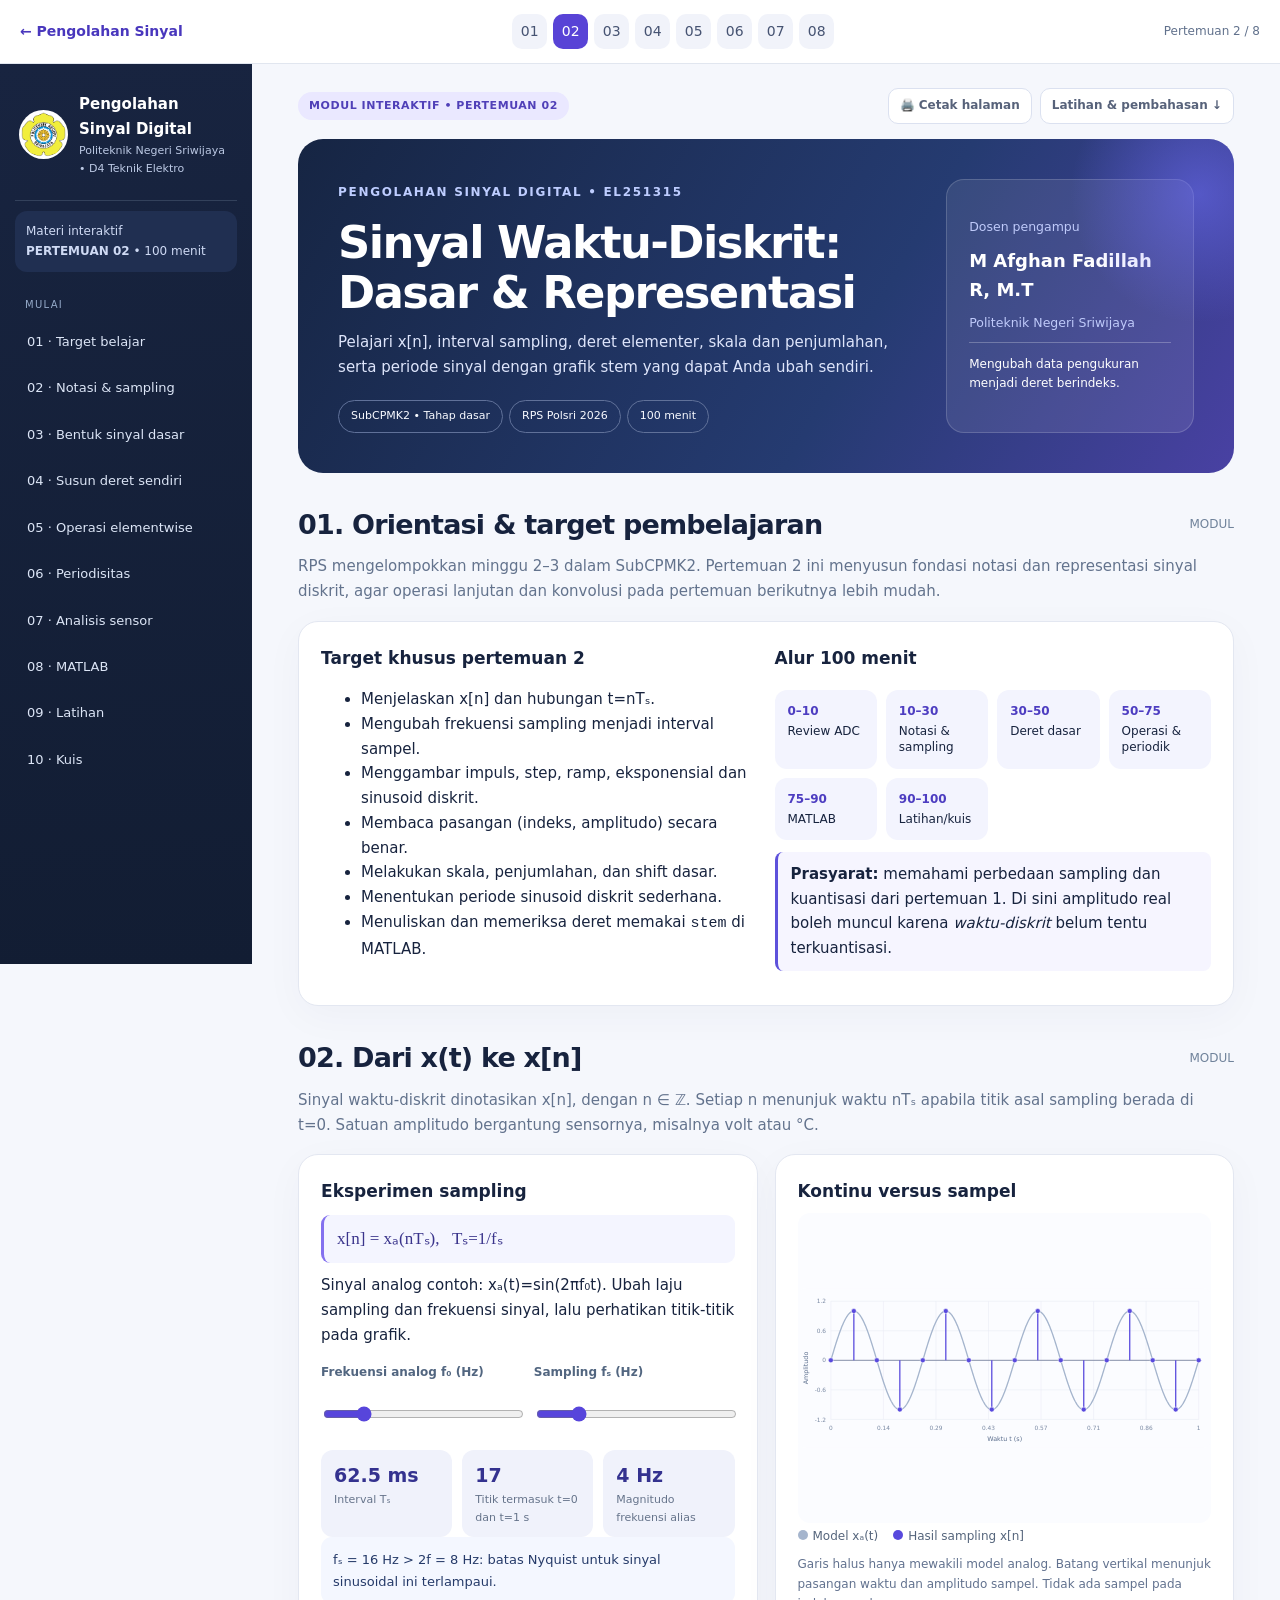
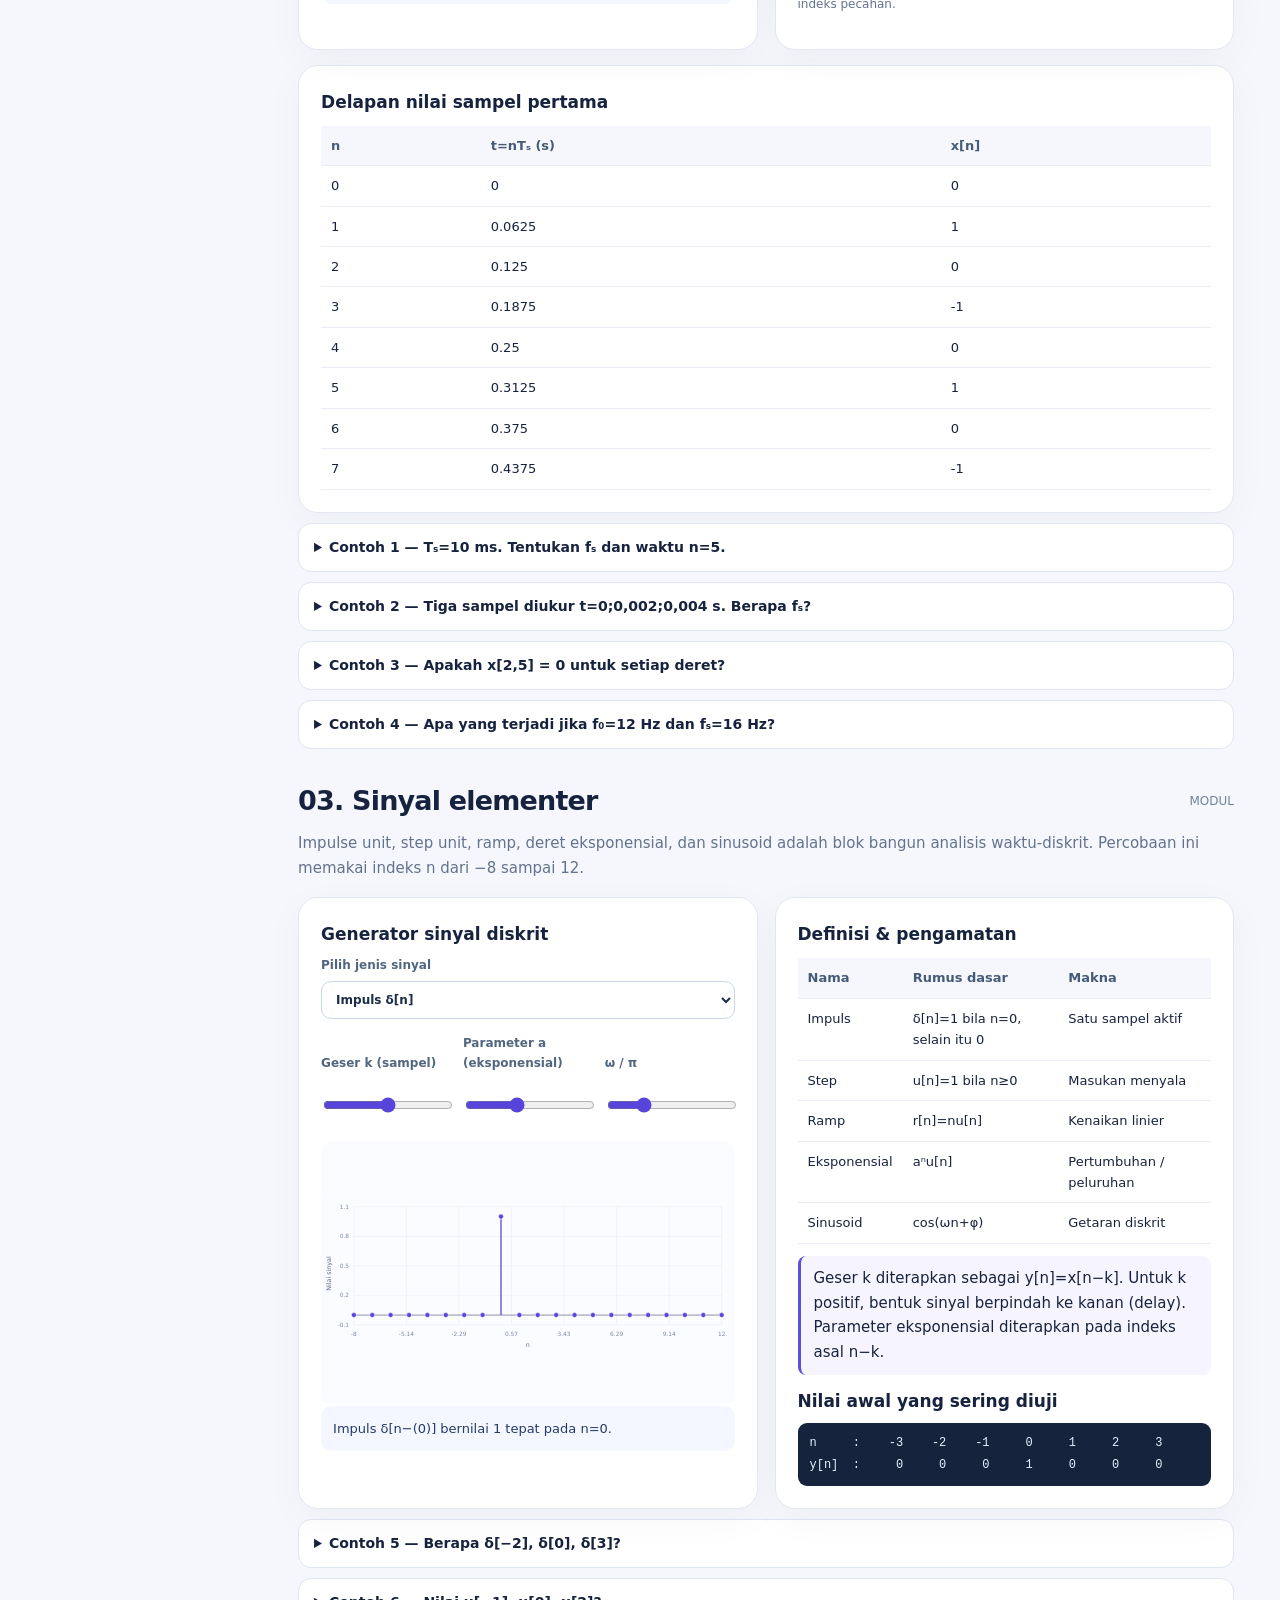
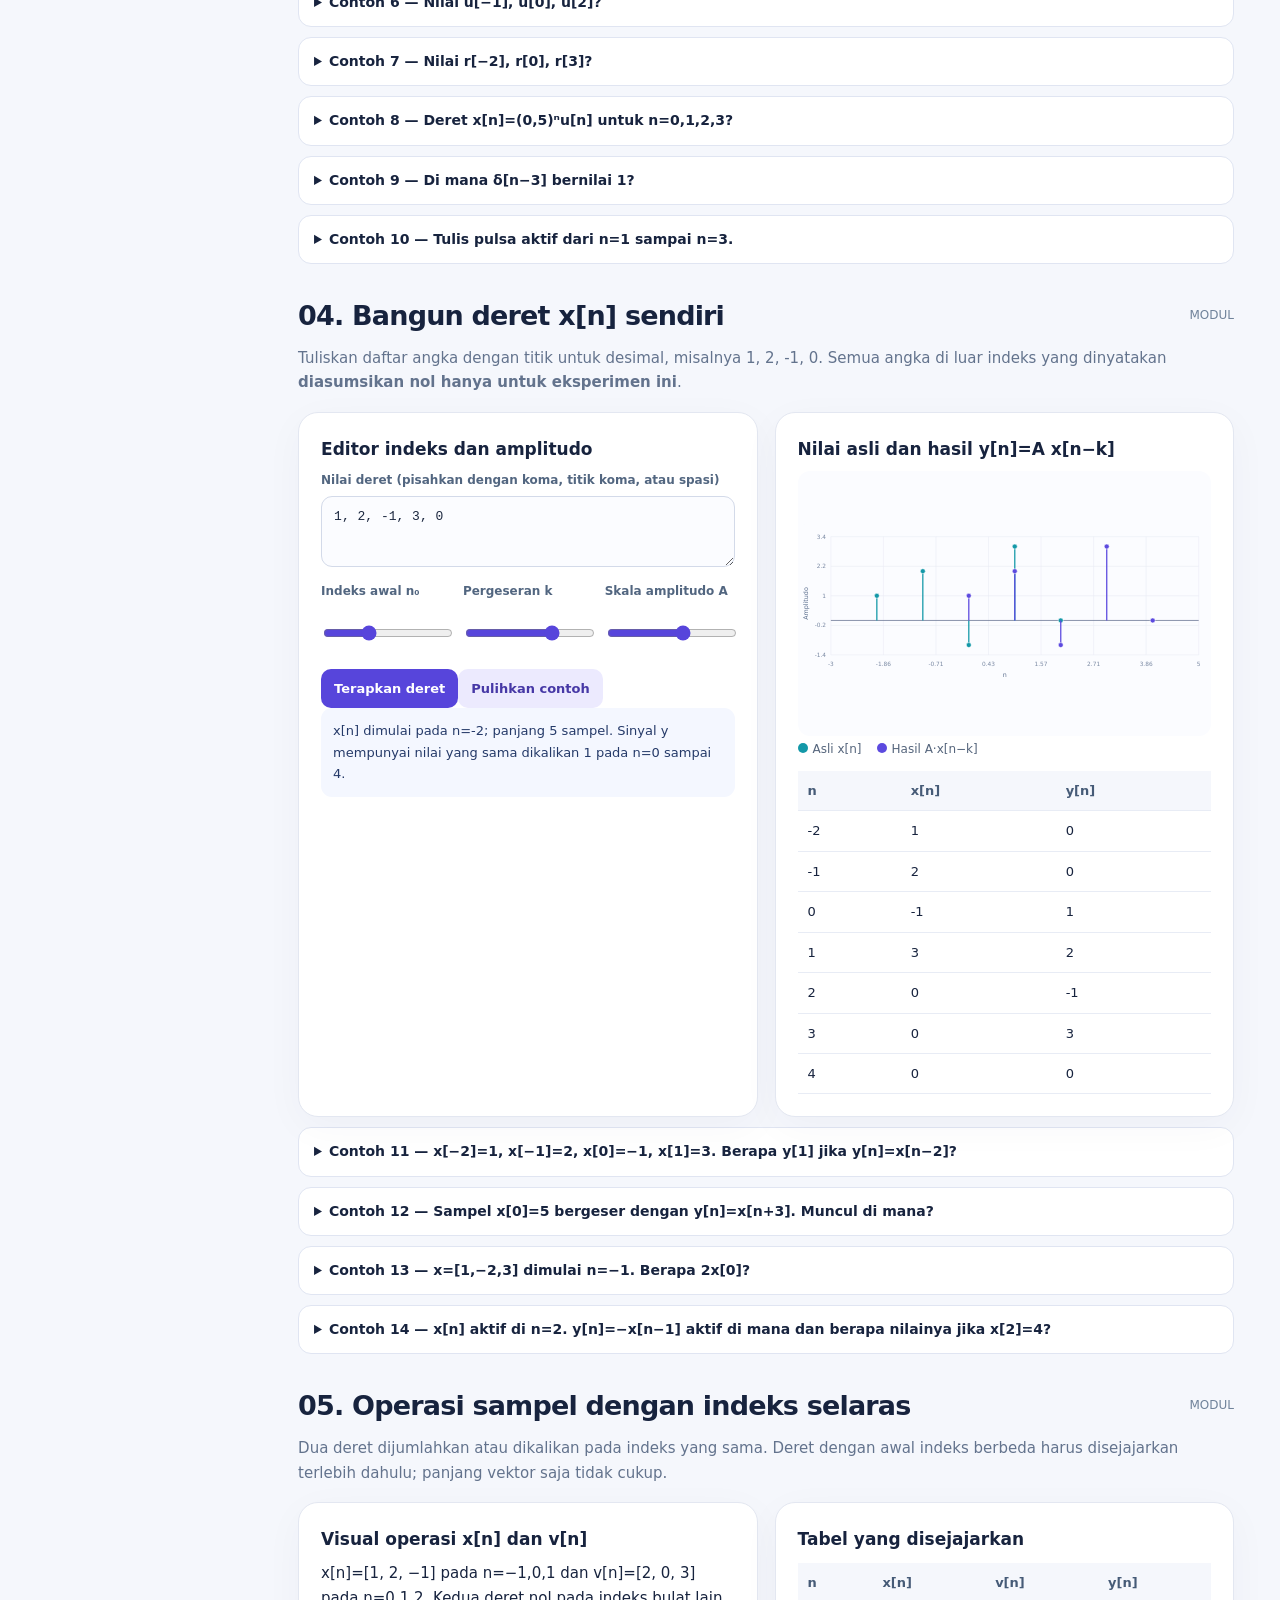
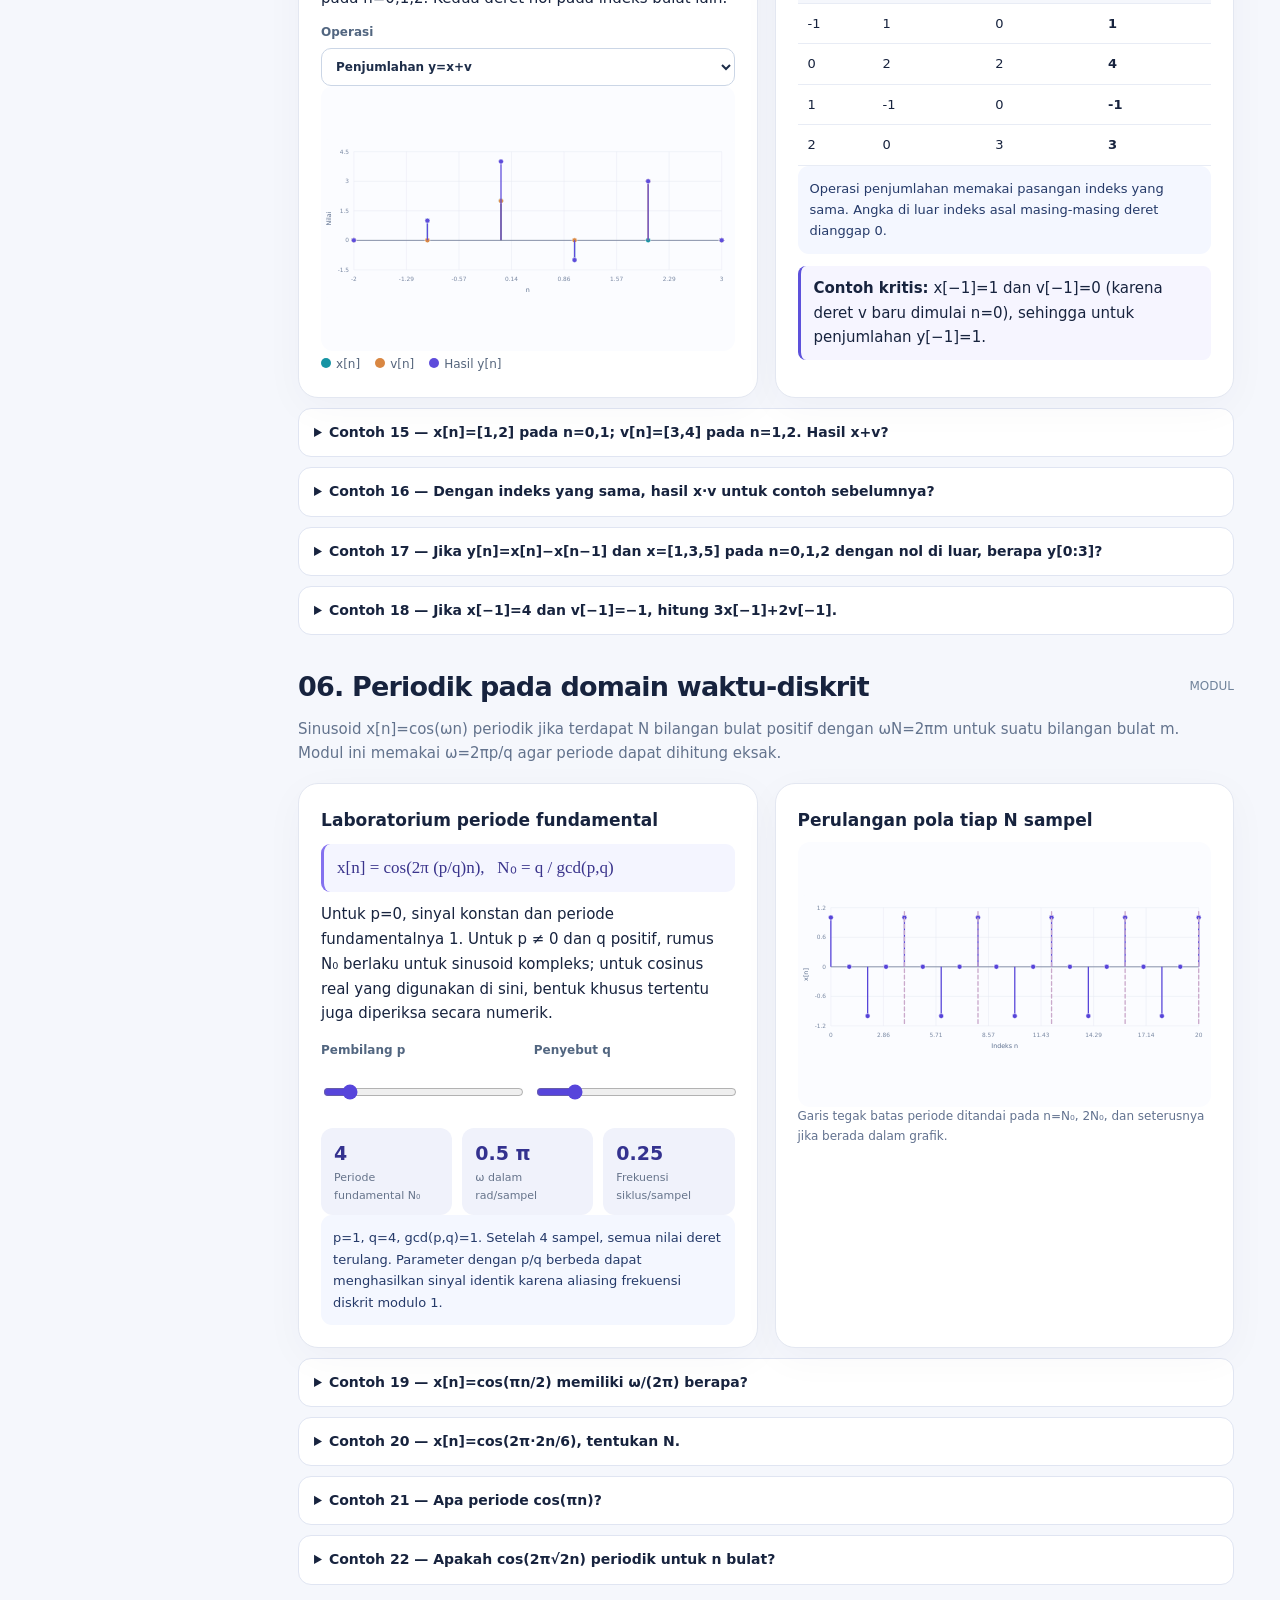
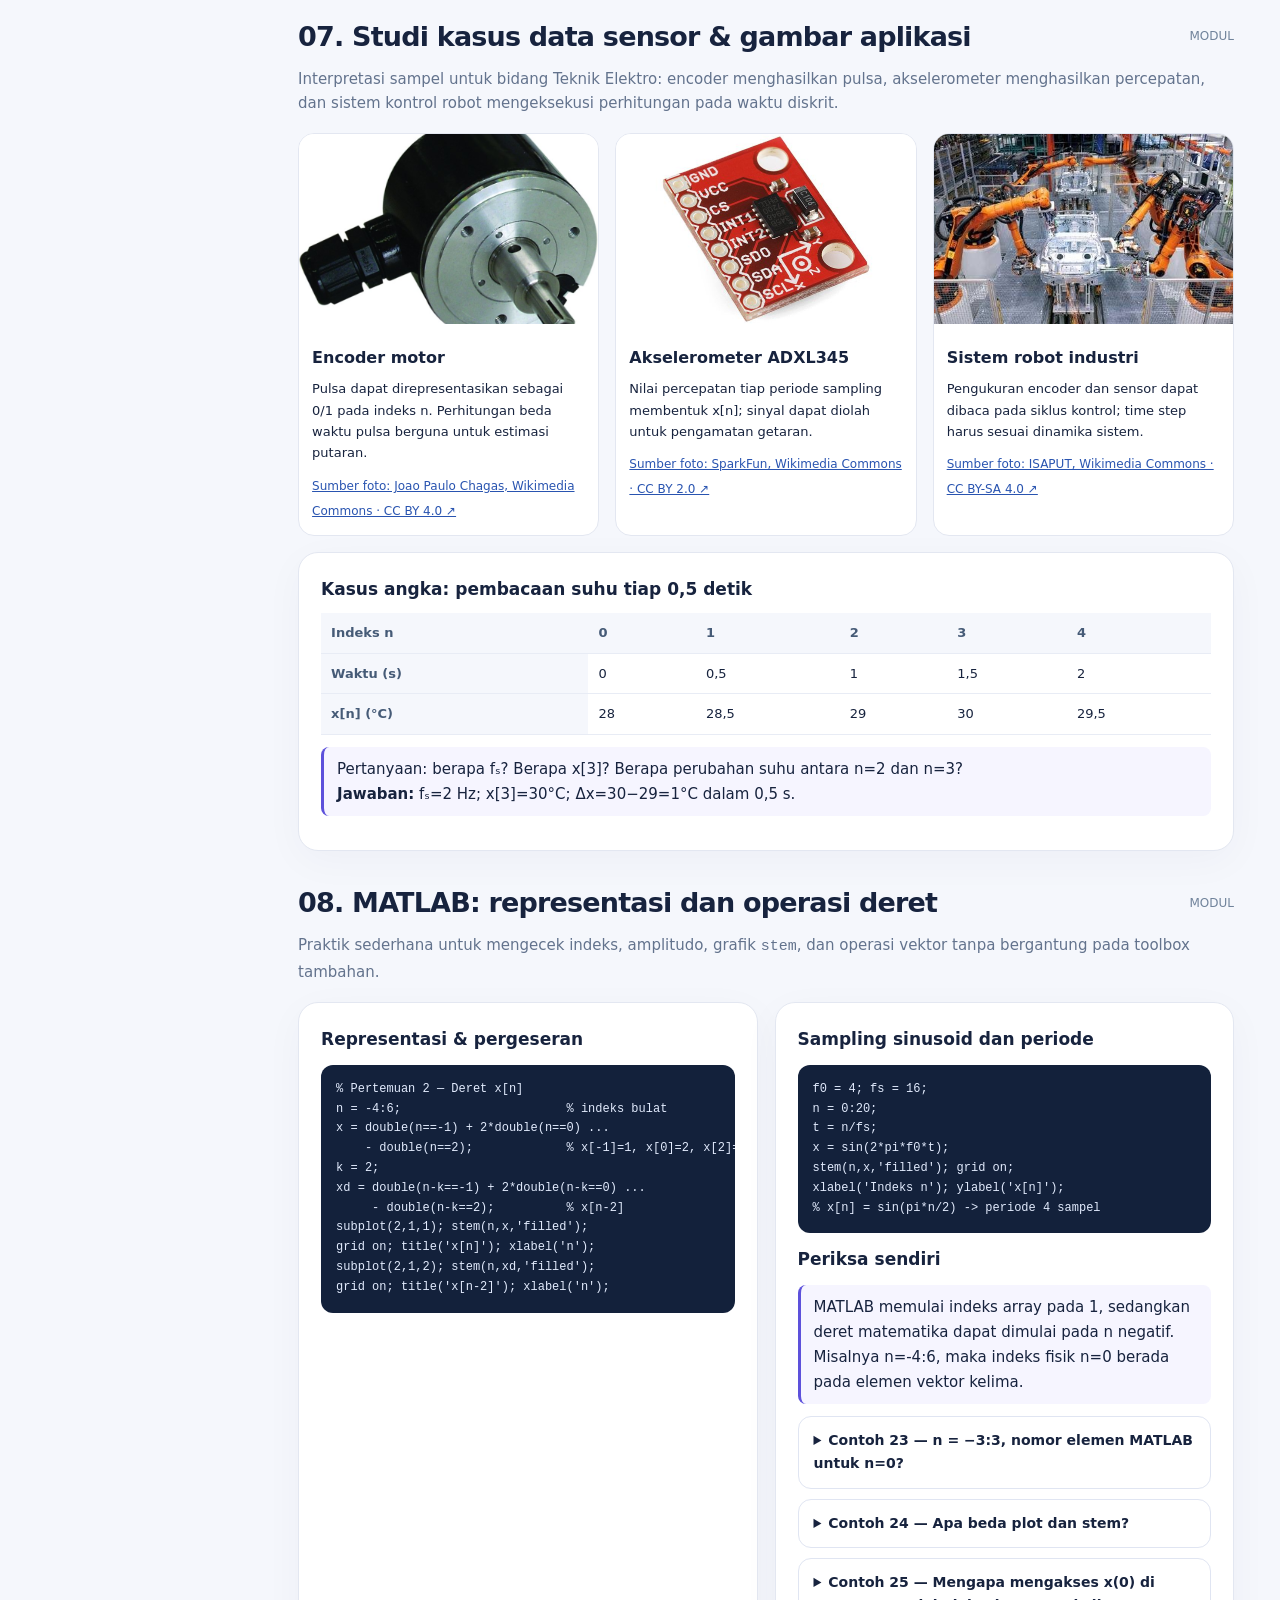
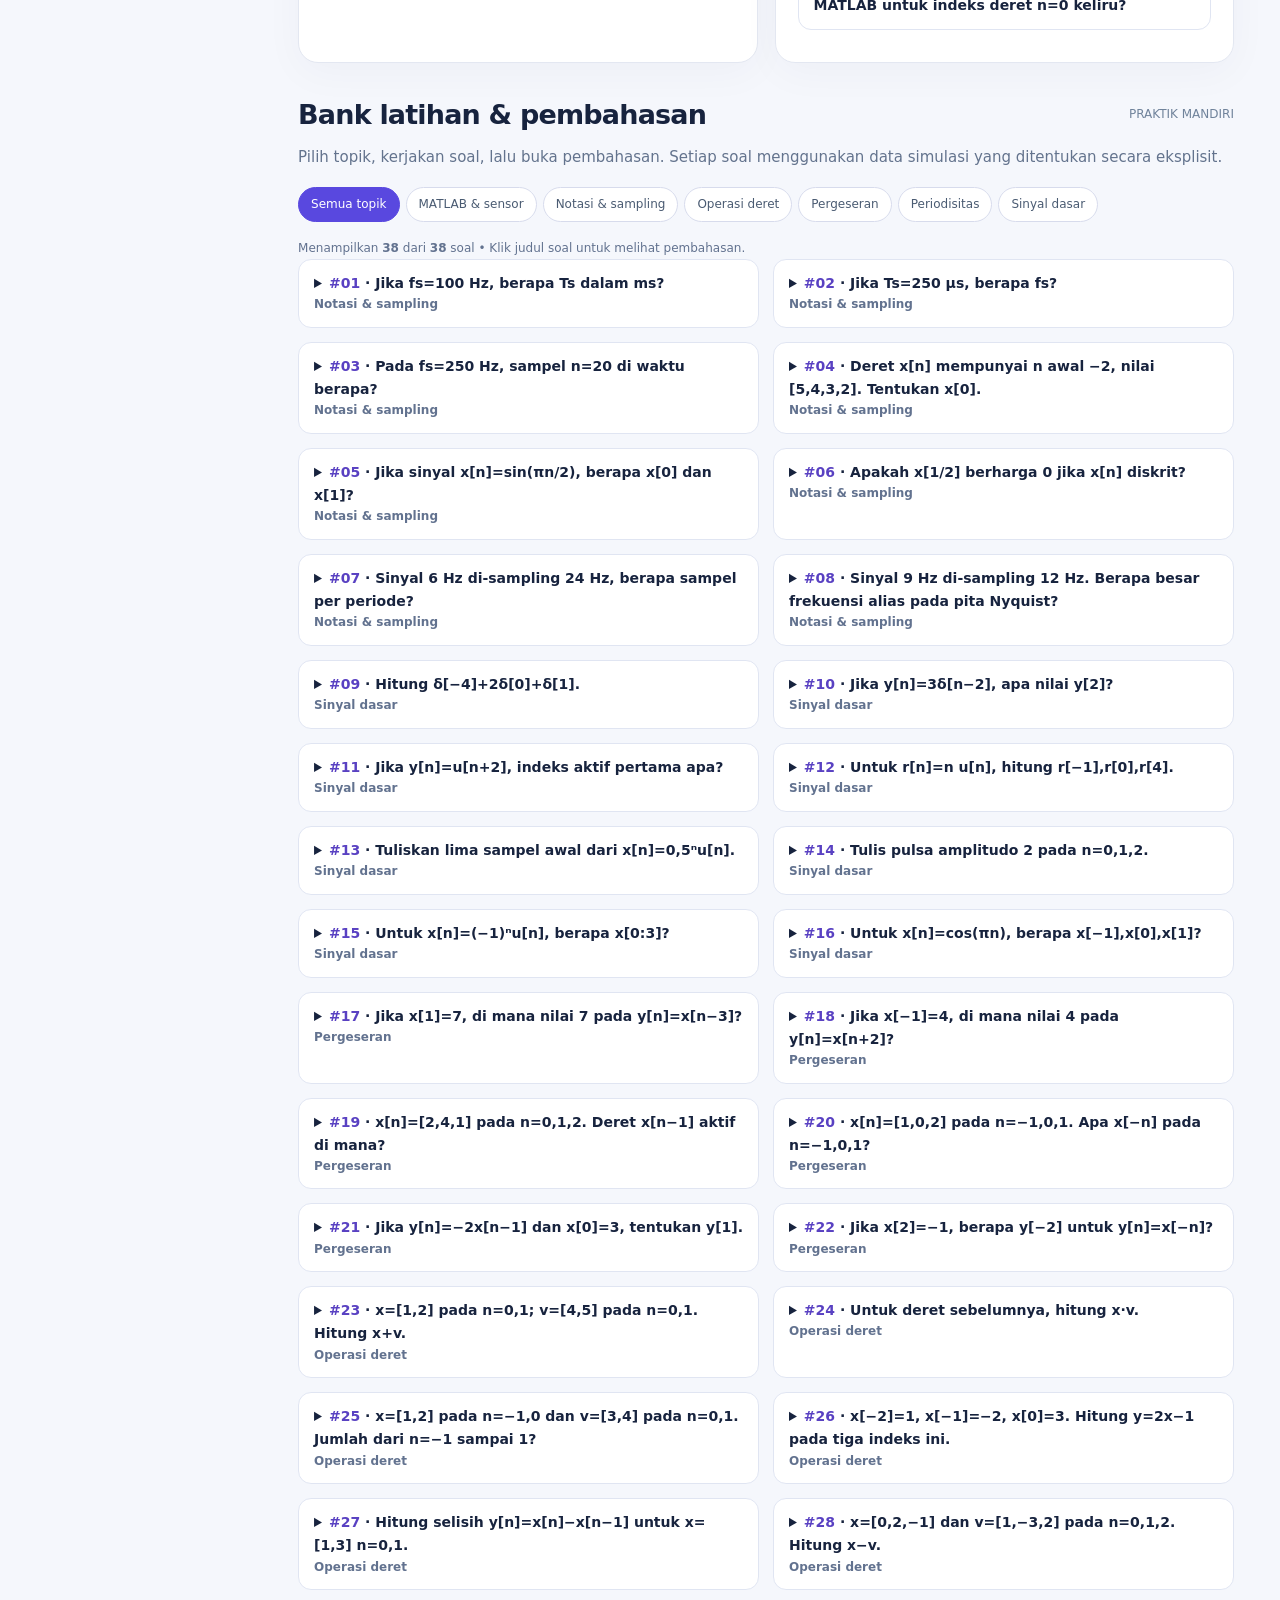
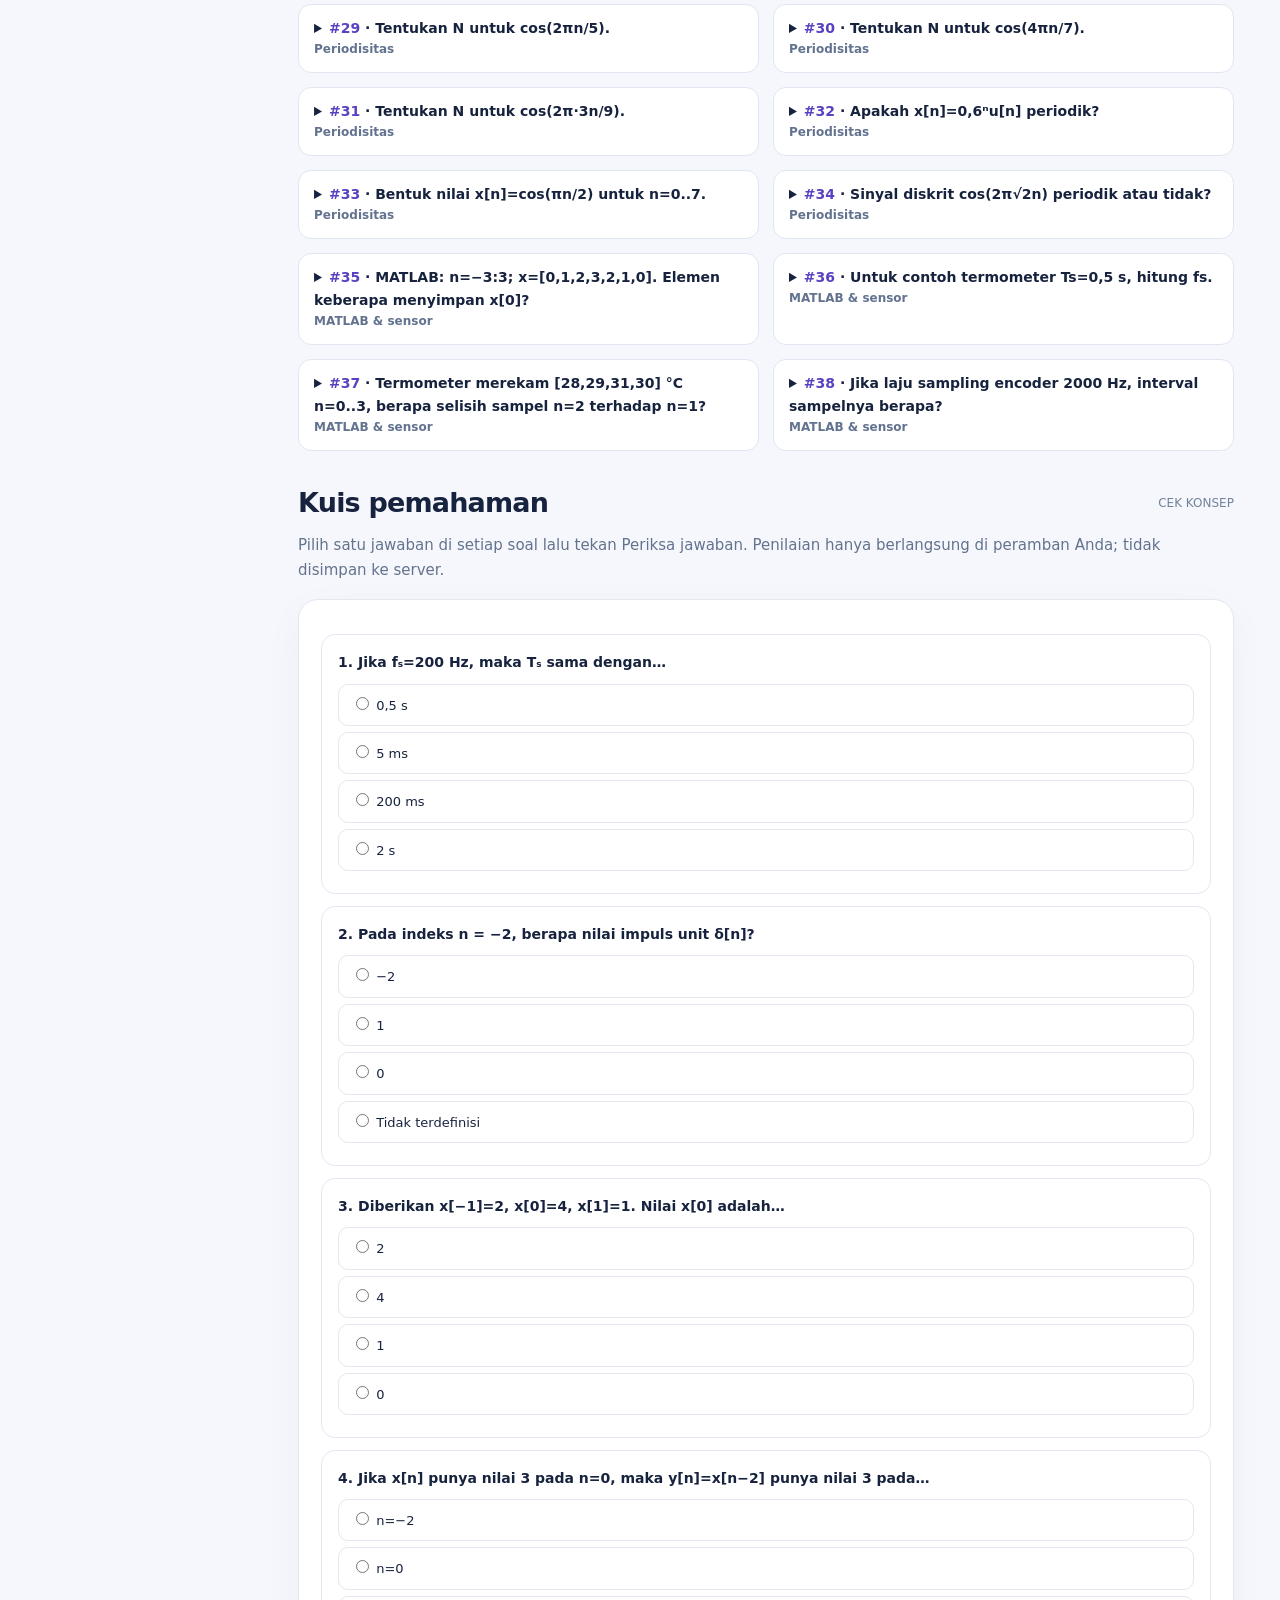
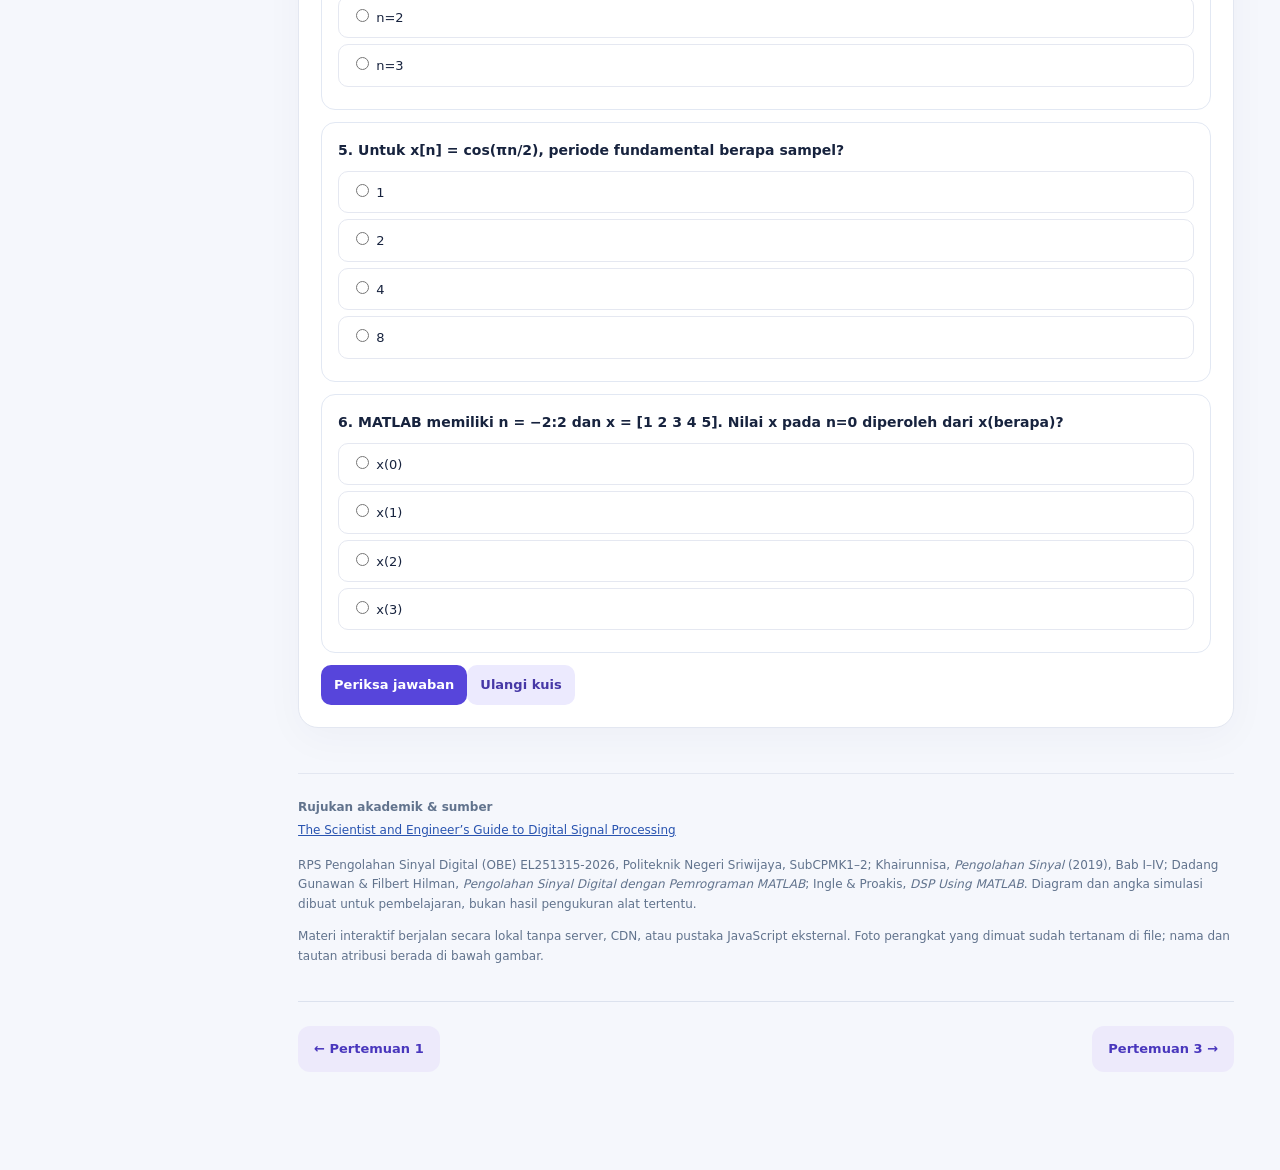
<file: pertemuan/pertemuan-02.html>
<!doctype html><html lang="id"><head><meta charset="utf-8"><meta name="viewport" content="width=device-width,initial-scale=1"><meta name="color-scheme" content="light"><title>Sinyal Waktu-Diskrit: Dasar & Representasi — Pengolahan Sinyal Digital | Polsri</title><link rel="stylesheet" href="../assets/css/c5ae80e494c584bf.css"><link rel="stylesheet" href="../assets/css/course.css"></head>
<body><nav class="course-nav" aria-label="Navigasi mata kuliah"><a class="course-home" href="../index.html">← Pengolahan Sinyal</a><div class="course-pages"><a href="pertemuan-01.html"  aria-label="Pertemuan 1">01</a><a href="pertemuan-02.html" aria-current="page" aria-label="Pertemuan 2">02</a><a href="pertemuan-03.html"  aria-label="Pertemuan 3">03</a><a href="pertemuan-04.html"  aria-label="Pertemuan 4">04</a><a href="pertemuan-05.html"  aria-label="Pertemuan 5">05</a><a href="pertemuan-06.html"  aria-label="Pertemuan 6">06</a><a href="pertemuan-07.html"  aria-label="Pertemuan 7">07</a><a href="pertemuan-08.html"  aria-label="Pertemuan 8">08</a></div><span class="course-counter">Pertemuan 2 / 8</span></nav><a class="skip-link" href="#awal">Langsung ke materi</a><div class="layout">
<aside class="aside"><div class="brand"><img src="../assets/images/51b925a91c806756.png" alt="Lambang Politeknik Negeri Sriwijaya"><div><strong>Pengolahan Sinyal Digital</strong><small>Politeknik Negeri Sriwijaya • D4 Teknik Elektro</small></div></div>
<div class="subnav">Materi interaktif<br><b>PERTEMUAN 02</b> • 100 menit</div><nav aria-label="Navigasi topik"><div class="nav-heading"> Mulai</div><a class="nav-link" href="#capaian">01 · Target belajar</a><a class="nav-link" href="#notasi">02 · Notasi & sampling</a><a class="nav-link" href="#dasar">03 · Bentuk sinyal dasar</a><a class="nav-link" href="#editor">04 · Susun deret sendiri</a><a class="nav-link" href="#operasi">05 · Operasi elementwise</a><a class="nav-link" href="#periodik">06 · Periodisitas</a><a class="nav-link" href="#sensor">07 · Analisis sensor</a><a class="nav-link" href="#matlab">08 · MATLAB</a><a class="nav-link" href="#latihan">09 · Latihan</a><a class="nav-link" href="#kuis">10 · Kuis</a></nav></aside>
<main class="content" id="awal"><div class="top"><span class="tag">Modul interaktif • Pertemuan 02</span><div class="toolbar"><button onclick="window.print()">🖨️ Cetak halaman</button><a href="#latihan">Latihan &amp; pembahasan ↓</a></div></div><div class="hero"><div><span class="micro" style="color:#becdff;letter-spacing:.14em;font-weight:800">PENGOLAHAN SINYAL DIGITAL • EL251315</span><h1>Sinyal Waktu-Diskrit: Dasar & Representasi</h1><p>Pelajari x[n], interval sampling, deret elementer, skala dan penjumlahan, serta periode sinyal dengan grafik stem yang dapat Anda ubah sendiri.</p><span class="chip">SubCPMK2 • Tahap dasar</span><span class="chip">RPS Polsri 2026</span><span class="chip">100 menit</span></div><div class="instructor"><small>Dosen pengampu</small><strong>M Afghan Fadillah R, M.T</strong><small>Politeknik Negeri Sriwijaya</small><div style="border-top:1px solid #ffffff40;padding-top:12px;font-size:12px">Mengubah data pengukuran menjadi deret berindeks.</div></div></div>
<section class="main-section" id="capaian"><div class="section-head"><h2>01. Orientasi & target pembelajaran</h2><small>MODUL</small></div><p class="muted" style="max-width:930px;margin:0 0 17px">RPS mengelompokkan minggu 2–3 dalam SubCPMK2. Pertemuan 2 ini menyusun fondasi notasi dan representasi sinyal diskrit, agar operasi lanjutan dan konvolusi pada pertemuan berikutnya lebih mudah.</p><div class="card"><div class="grid"><div><h3>Target khusus pertemuan 2</h3><ul><li>Menjelaskan x[n] dan hubungan t=nTₛ.</li><li>Mengubah frekuensi sampling menjadi interval sampel.</li><li>Menggambar impuls, step, ramp, eksponensial dan sinusoid diskrit.</li><li>Membaca pasangan (indeks, amplitudo) secara benar.</li><li>Melakukan skala, penjumlahan, dan shift dasar.</li><li>Menentukan periode sinusoid diskrit sederhana.</li><li>Menuliskan dan memeriksa deret memakai <code>stem</code> di MATLAB.</li></ul></div><div><h3>Alur 100 menit</h3><div class="lesson"><div><b>0–10</b>Review ADC</div><div><b>10–30</b>Notasi & sampling</div><div><b>30–50</b>Deret dasar</div><div><b>50–75</b>Operasi & periodik</div><div><b>75–90</b>MATLAB</div><div><b>90–100</b>Latihan/kuis</div></div><div class="note"><b>Prasyarat:</b> memahami perbedaan sampling dan kuantisasi dari pertemuan 1. Di sini amplitudo real boleh muncul karena <i>waktu-diskrit</i> belum tentu terkuantisasi.</div></div></div></div></section><section class="main-section" id="notasi"><div class="section-head"><h2>02. Dari x(t) ke x[n]</h2><small>MODUL</small></div><p class="muted" style="max-width:930px;margin:0 0 17px">Sinyal waktu-diskrit dinotasikan x[n], dengan n ∈ ℤ. Setiap n menunjuk waktu nTₛ apabila titik asal sampling berada di t=0. Satuan amplitudo bergantung sensornya, misalnya volt atau °C.</p><div class="grid"><div class="card"><h3>Eksperimen sampling</h3><div class="formula">x[n] = xₐ(nTₛ), &nbsp; Tₛ=1/fₛ</div><p>Sinyal analog contoh: xₐ(t)=sin(2πf₀t). Ubah laju sampling dan frekuensi sinyal, lalu perhatikan titik-titik pada grafik.</p><div class="controls"><label class="field">Frekuensi analog f₀ (Hz) <span id="v-sampleF" style="color:#5743c9"></span><input type="range" id="sampleF" min="1" max="18" step="1" value="4" aria-label="Frekuensi analog f₀ (Hz)"></label><label class="field">Sampling fₛ (Hz) <span id="v-sampleFs" style="color:#5743c9"></span><input type="range" id="sampleFs" min="6" max="60" step="2" value="16" aria-label="Sampling fₛ (Hz)"></label></div><div class="kv" id="sampleStats"></div><div class="feedback" id="sampleInfo"></div></div><div class="card"><h3>Kontinu versus sampel</h3><svg id="sampleGraph" class="svgchart widechart" aria-label="Kurva analog dan sampel diskrit" role="img"></svg><div id="sampleGraph-legend"></div><p class="micro">Garis halus hanya mewakili model analog. Batang vertikal menunjuk pasangan waktu dan amplitudo sampel. Tidak ada sampel pada indeks pecahan.</p></div></div><div class="card" style="margin-top:15px"><h3>Delapan nilai sampel pertama</h3><div class="table-scroll"><table id="sampleTable"><thead><tr><th>n</th><th>t=nTₛ (s)</th><th>x[n]</th></tr></thead><tbody></tbody></table></div></div><details class="worked"><summary>Contoh 1 — Tₛ=10 ms. Tentukan fₛ dan waktu n=5.</summary><div class="answer"><b>Langkah penyelesaian:</b><p>Tₛ = 0,01 s, maka fₛ = 100 Hz. Waktu sampel n=5 adalah 5×0,01=<b>0,05 s</b>.</p></div></details><details class="worked"><summary>Contoh 2 — Tiga sampel diukur t=0;0,002;0,004 s. Berapa fₛ?</summary><div class="answer"><b>Langkah penyelesaian:</b><p>Selisih waktu 0,002 s = Tₛ, maka fₛ=1/0,002=<b>500 Hz</b>.</p></div></details><details class="worked"><summary>Contoh 3 — Apakah x[2,5] = 0 untuk setiap deret?</summary><div class="answer"><b>Langkah penyelesaian:</b><p>Tidak. Untuk sinyal waktu-diskrit dengan n bilangan bulat, indeks n=2,5 <b>bukan domain sinyal</b>; bukan otomatis bernilai nol.</p></div></details><details class="worked"><summary>Contoh 4 — Apa yang terjadi jika f₀=12 Hz dan fₛ=16 Hz?</summary><div class="answer"><b>Langkah penyelesaian:</b><p>Titik sampel pada sinusoid 12 Hz identik dengan sinusoid −4 Hz, yakni −sin(2π·4n/16), karena 12 = 16−4. Magnitudo aliasnya 4 Hz, tetapi tanda/fase perlu diperhatikan saat menentukan urutan sampel.</p></div></details></section><section class="main-section" id="dasar"><div class="section-head"><h2>03. Sinyal elementer</h2><small>MODUL</small></div><p class="muted" style="max-width:930px;margin:0 0 17px">Impulse unit, step unit, ramp, deret eksponensial, dan sinusoid adalah blok bangun analisis waktu-diskrit. Percobaan ini memakai indeks n dari −8 sampai 12.</p><div class="grid"><div class="card"><h3>Generator sinyal diskrit</h3><label class="field">Pilih jenis sinyal<select id="baseType"><option value="impulse">Impuls δ[n]</option><option value="step">Step u[n]</option><option value="ramp">Ramp r[n] = n u[n]</option><option value="exp">Eksponensial aⁿu[n]</option><option value="sin">Sinusoid cos(ωn)</option></select></label><div class="controls"><label class="field">Geser k (sampel) <span id="v-baseShift" style="color:#5743c9"></span><input type="range" id="baseShift" min="-4" max="4" step="1" value="0" aria-label="Geser k (sampel)"></label><label class="field">Parameter a (eksponensial) <span id="v-baseA" style="color:#5743c9"></span><input type="range" id="baseA" min="0.2" max="1.5" step="0.1" value="0.7" aria-label="Parameter a (eksponensial)"></label><label class="field">ω / π <span id="v-baseW" style="color:#5743c9"></span><input type="range" id="baseW" min="0" max="2" step="0.25" value="0.5" aria-label="ω / π"></label></div><svg id="baseGraph" class="svgchart" role="img" aria-label="Grafik stem sinyal elementer"></svg><div class="feedback" id="baseInfo"></div></div><div class="card"><h3>Definisi &amp; pengamatan</h3><div class="table-scroll"><table><tr><th>Nama</th><th>Rumus dasar</th><th>Makna</th></tr><tr><td>Impuls</td><td>δ[n]=1 bila n=0, selain itu 0</td><td>Satu sampel aktif</td></tr><tr><td>Step</td><td>u[n]=1 bila n≥0</td><td>Masukan menyala</td></tr><tr><td>Ramp</td><td>r[n]=nu[n]</td><td>Kenaikan linier</td></tr><tr><td>Eksponensial</td><td>aⁿu[n]</td><td>Pertumbuhan / peluruhan</td></tr><tr><td>Sinusoid</td><td>cos(ωn+φ)</td><td>Getaran diskrit</td></tr></table></div><div class="note">Geser k diterapkan sebagai y[n]=x[n−k]. Untuk k positif, bentuk sinyal berpindah ke kanan (delay). Parameter eksponensial diterapkan pada indeks asal n−k.</div><h3>Nilai awal yang sering diuji</h3><div id="baseSamples" class="values"></div></div></div><details class="worked"><summary>Contoh 5 — Berapa δ[−2], δ[0], δ[3]?</summary><div class="answer"><b>Langkah penyelesaian:</b><p>δ[−2]=0; δ[0]=1; δ[3]=0.</p></div></details><details class="worked"><summary>Contoh 6 — Nilai u[−1], u[0], u[2]?</summary><div class="answer"><b>Langkah penyelesaian:</b><p>u[−1]=0; u[0]=1; u[2]=1.</p></div></details><details class="worked"><summary>Contoh 7 — Nilai r[−2], r[0], r[3]?</summary><div class="answer"><b>Langkah penyelesaian:</b><p>r[n] = n u[n], maka nilainya 0; 0; dan 3.</p></div></details><details class="worked"><summary>Contoh 8 — Deret x[n]=(0,5)ⁿu[n] untuk n=0,1,2,3?</summary><div class="answer"><b>Langkah penyelesaian:</b><p>Nilai berturut-turut: 1; 0,5; 0,25; 0,125.</p></div></details><details class="worked"><summary>Contoh 9 — Di mana δ[n−3] bernilai 1?</summary><div class="answer"><b>Langkah penyelesaian:</b><p>Ketika n−3=0 → n=3. Semua indeks lainnya nol.</p></div></details><details class="worked"><summary>Contoh 10 — Tulis pulsa aktif dari n=1 sampai n=3.</summary><div class="answer"><b>Langkah penyelesaian:</b><p>x[n]=u[n−1]−u[n−4]. Step pertama mulai n=1, step kedua menghapusnya mulai n=4.</p></div></details></section><section class="main-section" id="editor"><div class="section-head"><h2>04. Bangun deret x[n] sendiri</h2><small>MODUL</small></div><p class="muted" style="max-width:930px;margin:0 0 17px">Tuliskan daftar angka dengan titik untuk desimal, misalnya 1, 2, -1, 0. Semua angka di luar indeks yang dinyatakan <b>diasumsikan nol hanya untuk eksperimen ini</b>.</p><div class="grid"><div class="card"><h3>Editor indeks dan amplitudo</h3><label class="field">Nilai deret (pisahkan dengan koma, titik koma, atau spasi)<textarea class="editor" id="seqText" rows="3" aria-label="Daftar nilai sampel">1, 2, -1, 3, 0</textarea></label><div class="controls"><label class="field">Indeks awal n₀ <span id="v-seqStart" style="color:#5743c9"></span><input type="range" id="seqStart" min="-6" max="6" step="1" value="-2" aria-label="Indeks awal n₀"></label><label class="field">Pergeseran k <span id="v-seqShift" style="color:#5743c9"></span><input type="range" id="seqShift" min="-5" max="5" step="1" value="2" aria-label="Pergeseran k"></label><label class="field">Skala amplitudo A <span id="v-seqScale" style="color:#5743c9"></span><input type="range" id="seqScale" min="-2" max="3" step="0.5" value="1" aria-label="Skala amplitudo A"></label></div><button class="btn primary" id="seqApply" type="button">Terapkan deret</button><button class="btn" id="seqReset" type="button">Pulihkan contoh</button><div class="feedback" id="seqInfo" aria-live="polite"></div></div><div class="card"><h3>Nilai asli dan hasil y[n]=A x[n−k]</h3><svg id="seqGraph" class="svgchart" role="img" aria-label="Deret asli dan deret yang diskala serta digeser"></svg><div id="seqGraph-legend"></div><div class="table-scroll"><table id="seqTable"><thead><tr><th>n</th><th>x[n]</th><th>y[n]</th></tr></thead><tbody></tbody></table></div></div></div><details class="worked"><summary>Contoh 11 — x[−2]=1, x[−1]=2, x[0]=−1, x[1]=3. Berapa y[1] jika y[n]=x[n−2]?</summary><div class="answer"><b>Langkah penyelesaian:</b><p>y[1]=x[−1]=2.</p></div></details><details class="worked"><summary>Contoh 12 — Sampel x[0]=5 bergeser dengan y[n]=x[n+3]. Muncul di mana?</summary><div class="answer"><b>Langkah penyelesaian:</b><p>x[n+3] aktif ketika n+3=0, jadi n=−3: ini advance 3 sampel.</p></div></details><details class="worked"><summary>Contoh 13 — x=[1,−2,3] dimulai n=−1. Berapa 2x[0]?</summary><div class="answer"><b>Langkah penyelesaian:</b><p>x[0] adalah elemen kedua = −2; sehingga 2x[0]=−4.</p></div></details><details class="worked"><summary>Contoh 14 — x[n] aktif di n=2. y[n]=−x[n−1] aktif di mana dan berapa nilainya jika x[2]=4?</summary><div class="answer"><b>Langkah penyelesaian:</b><p>Nilai muncul ketika n−1=2 → n=3, dengan amplitudo −4.</p></div></details></section><section class="main-section" id="operasi"><div class="section-head"><h2>05. Operasi sampel dengan indeks selaras</h2><small>MODUL</small></div><p class="muted" style="max-width:930px;margin:0 0 17px">Dua deret dijumlahkan atau dikalikan pada indeks yang sama. Deret dengan awal indeks berbeda harus disejajarkan terlebih dahulu; panjang vektor saja tidak cukup.</p><div class="grid"><div class="card"><h3>Visual operasi x[n] dan v[n]</h3><p>x[n]=[1, 2, −1] pada n=−1,0,1 dan v[n]=[2, 0, 3] pada n=0,1,2. Kedua deret nol pada indeks bulat lain.</p><label class="field">Operasi<select id="pairOp"><option value="add">Penjumlahan y=x+v</option><option value="sub">Pengurangan y=x−v</option><option value="mul">Perkalian y=x·v</option></select></label><svg id="pairGraph" class="svgchart" role="img" aria-label="Operasi penjumlahan pengurangan atau perkalian deret"></svg><div id="pairGraph-legend"></div></div><div class="card"><h3>Tabel yang disejajarkan</h3><div class="table-scroll"><table id="pairTable"><thead><tr><th>n</th><th>x[n]</th><th>v[n]</th><th>y[n]</th></tr></thead><tbody></tbody></table></div><div class="feedback" id="pairInfo"></div><div class="note"><b>Contoh kritis:</b> x[−1]=1 dan v[−1]=0 (karena deret v baru dimulai n=0), sehingga untuk penjumlahan y[−1]=1.</div></div></div><details class="worked"><summary>Contoh 15 — x[n]=[1,2] pada n=0,1; v[n]=[3,4] pada n=1,2. Hasil x+v?</summary><div class="answer"><b>Langkah penyelesaian:</b><p>Pada n=0,1,2: x=[1,2,0]; v=[0,3,4]; x+v=[1,5,4].</p></div></details><details class="worked"><summary>Contoh 16 — Dengan indeks yang sama, hasil x·v untuk contoh sebelumnya?</summary><div class="answer"><b>Langkah penyelesaian:</b><p>Perkalian per indeks: [1×0, 2×3, 0×4]=[0,6,0].</p></div></details><details class="worked"><summary>Contoh 17 — Jika y[n]=x[n]−x[n−1] dan x=[1,3,5] pada n=0,1,2 dengan nol di luar, berapa y[0:3]?</summary><div class="answer"><b>Langkah penyelesaian:</b><p>y[0]=1; y[1]=3−1=2; y[2]=5−3=2; y[3]=0−5=−5.</p></div></details><details class="worked"><summary>Contoh 18 — Jika x[−1]=4 dan v[−1]=−1, hitung 3x[−1]+2v[−1].</summary><div class="answer"><b>Langkah penyelesaian:</b><p>3(4)+2(−1)=12−2=10.</p></div></details></section><section class="main-section" id="periodik"><div class="section-head"><h2>06. Periodik pada domain waktu-diskrit</h2><small>MODUL</small></div><p class="muted" style="max-width:930px;margin:0 0 17px">Sinusoid x[n]=cos(ωn) periodik jika terdapat N bilangan bulat positif dengan ωN=2πm untuk suatu bilangan bulat m. Modul ini memakai ω=2πp/q agar periode dapat dihitung eksak.</p><div class="grid"><div class="card"><h3>Laboratorium periode fundamental</h3><div class="formula">x[n] = cos(2π (p/q)n), &nbsp; N₀ = q / gcd(p,q)</div><p>Untuk p=0, sinyal konstan dan periode fundamentalnya 1. Untuk p ≠ 0 dan q positif, rumus N₀ berlaku untuk sinusoid kompleks; untuk cosinus real yang digunakan di sini, bentuk khusus tertentu juga diperiksa secara numerik.</p><div class="controls"><label class="field">Pembilang p <span id="v-perP" style="color:#5743c9"></span><input type="range" id="perP" min="0" max="10" step="1" value="1" aria-label="Pembilang p"></label><label class="field">Penyebut q <span id="v-perQ" style="color:#5743c9"></span><input type="range" id="perQ" min="2" max="14" step="1" value="4" aria-label="Penyebut q"></label></div><div class="kv" id="periodStats"></div><div class="feedback" id="periodInfo"></div></div><div class="card"><h3>Perulangan pola tiap N sampel</h3><svg id="periodGraph" class="svgchart" role="img" aria-label="Deret kosinus periodik diskrit"></svg><div class="micro">Garis tegak batas periode ditandai pada n=N₀, 2N₀, dan seterusnya jika berada dalam grafik.</div></div></div><details class="worked"><summary>Contoh 19 — x[n]=cos(πn/2) memiliki ω/(2π) berapa?</summary><div class="answer"><b>Langkah penyelesaian:</b><p>ω/(2π)=(π/2)/(2π)=1/4, jadi periode fundamental N=4.</p></div></details><details class="worked"><summary>Contoh 20 — x[n]=cos(2π·2n/6), tentukan N.</summary><div class="answer"><b>Langkah penyelesaian:</b><p>p=2 dan q=6, gcd(2,6)=2 → N=6/2=3. Nilai x[0]=1, x[1]=−1/2, x[2]=−1/2, lalu berulang.</p></div></details><details class="worked"><summary>Contoh 21 — Apa periode cos(πn)?</summary><div class="answer"><b>Langkah penyelesaian:</b><p>cos(πn)=(−1)ⁿ, nilai 1,−1,1,−1, sehingga N₀=2.</p></div></details><details class="worked"><summary>Contoh 22 — Apakah cos(2π√2n) periodik untuk n bulat?</summary><div class="answer"><b>Langkah penyelesaian:</b><p>Tidak. Agar periodik, ω/(2π)=√2 harus rasional, padahal √2 irasional.</p></div></details></section><section class="main-section" id="sensor"><div class="section-head"><h2>07. Studi kasus data sensor & gambar aplikasi</h2><small>MODUL</small></div><p class="muted" style="max-width:930px;margin:0 0 17px">Interpretasi sampel untuk bidang Teknik Elektro: encoder menghasilkan pulsa, akselerometer menghasilkan percepatan, dan sistem kontrol robot mengeksekusi perhitungan pada waktu diskrit.</p><div class="photo-grid"><article class="photo"><img alt="Encoder motor" src="../assets/images/f221e918a008612e.jpg" loading="lazy"><div class="desc"><h3>Encoder motor</h3><p>Pulsa dapat direpresentasikan sebagai 0/1 pada indeks n. Perhitungan beda waktu pulsa berguna untuk estimasi putaran.</p><a href="https://commons.wikimedia.org/wiki/File:Rotary_encoder.jpg" rel="noopener noreferrer" target="_blank">Sumber foto: Joao Paulo Chagas, Wikimedia Commons · CC BY 4.0 ↗</a></div></article><article class="photo"><img alt="Akselerometer ADXL345" src="../assets/images/2e8a0b48552f33d8.jpg" loading="lazy"><div class="desc"><h3>Akselerometer ADXL345</h3><p>Nilai percepatan tiap periode sampling membentuk x[n]; sinyal dapat diolah untuk pengamatan getaran.</p><a href="https://commons.wikimedia.org/wiki/File:SparkFun_Triple-Axis-Accelerometer-Breakout_ADXL345_09836-_01c.jpg" rel="noopener noreferrer" target="_blank">Sumber foto: SparkFun, Wikimedia Commons · CC BY 2.0 ↗</a></div></article><article class="photo"><img alt="Sistem robot industri" src="../assets/images/5bbf18815da9e0e0.jpg" loading="lazy"><div class="desc"><h3>Sistem robot industri</h3><p>Pengukuran encoder dan sensor dapat dibaca pada siklus kontrol; time step harus sesuai dinamika sistem.</p><a href="https://commons.wikimedia.org/wiki/File:Industrial-robots.jpg" rel="noopener noreferrer" target="_blank">Sumber foto: ISAPUT, Wikimedia Commons · CC BY-SA 4.0 ↗</a></div></article></div><div class="card" style="margin-top:16px"><h3>Kasus angka: pembacaan suhu tiap 0,5 detik</h3><div class="table-scroll"><table><thead><tr><th>Indeks n</th><th>0</th><th>1</th><th>2</th><th>3</th><th>4</th></tr></thead><tbody><tr><th>Waktu (s)</th><td>0</td><td>0,5</td><td>1</td><td>1,5</td><td>2</td></tr><tr><th>x[n] (°C)</th><td>28</td><td>28,5</td><td>29</td><td>30</td><td>29,5</td></tr></tbody></table></div><div class="note">Pertanyaan: berapa fₛ? Berapa x[3]? Berapa perubahan suhu antara n=2 dan n=3?<br><b>Jawaban:</b> fₛ=2 Hz; x[3]=30°C; Δx=30−29=1°C dalam 0,5 s.</div></div></section><section class="main-section" id="matlab"><div class="section-head"><h2>08. MATLAB: representasi dan operasi deret</h2><small>MODUL</small></div><p class="muted" style="max-width:930px;margin:0 0 17px">Praktik sederhana untuk mengecek indeks, amplitudo, grafik <code>stem</code>, dan operasi vektor tanpa bergantung pada toolbox tambahan.</p><div class="grid"><div class="card"><h3>Representasi & pergeseran</h3><pre class="matcode">% Pertemuan 2 — Deret x[n]
n = -4:6;                       % indeks bulat
x = double(n==-1) + 2*double(n==0) ...
    - double(n==2);             % x[-1]=1, x[0]=2, x[2]=-1
k = 2;
xd = double(n-k==-1) + 2*double(n-k==0) ...
     - double(n-k==2);          % x[n-2]
subplot(2,1,1); stem(n,x,'filled');
grid on; title('x[n]'); xlabel('n');
subplot(2,1,2); stem(n,xd,'filled');
grid on; title('x[n-2]'); xlabel('n');</pre></div><div class="card"><h3>Sampling sinusoid dan periode</h3><pre class="matcode">f0 = 4; fs = 16;
n = 0:20;
t = n/fs;
x = sin(2*pi*f0*t);
stem(n,x,'filled'); grid on;
xlabel('Indeks n'); ylabel('x[n]');
% x[n] = sin(pi*n/2) -> periode 4 sampel</pre><h3>Periksa sendiri</h3><div class="note">MATLAB memulai indeks array pada 1, sedangkan deret matematika dapat dimulai pada n negatif. Misalnya n=-4:6, maka indeks fisik n=0 berada pada elemen vektor kelima.</div><details class="worked"><summary>Contoh 23 — n = −3:3, nomor elemen MATLAB untuk n=0?</summary><div class="answer"><b>Langkah penyelesaian:</b><p>Urutan −3,−2,−1,0,1,2,3, sehingga n=0 berada pada indeks <b>ke-4</b>, diakses sebagai x(4).</p></div></details><details class="worked"><summary>Contoh 24 — Apa beda plot dan stem?</summary><div class="answer"><b>Langkah penyelesaian:</b><p>plot menyambungkan titik dengan garis (cocok untuk visual model kontinu), sedangkan stem menekankan nilai sinyal pada indeks diskrit.</p></div></details><details class="worked"><summary>Contoh 25 — Mengapa mengakses x(0) di MATLAB untuk indeks deret n=0 keliru?</summary><div class="answer"><b>Langkah penyelesaian:</b><p>MATLAB array menggunakan indeks posisi mulai 1. Kita harus memetakan indeks matematis n ke posisi penyimpanan array.</p></div></details></div></div></section><section class="main-section" id="latihan"><div class="section-head"><h2>Bank latihan & pembahasan</h2><small>PRAKTIK MANDIRI</small></div><p class="muted" style="max-width:930px;margin:0 0 17px">Pilih topik, kerjakan soal, lalu buka pembahasan. Setiap soal menggunakan data simulasi yang ditentukan secara eksplisit.</p><div class="filterbar" id="exerciseFilters"><button class="selected" data-filter="all">Semua topik</button><button data-filter="MATLAB &amp; sensor">MATLAB &amp; sensor</button><button data-filter="Notasi &amp; sampling">Notasi &amp; sampling</button><button data-filter="Operasi deret">Operasi deret</button><button data-filter="Pergeseran">Pergeseran</button><button data-filter="Periodisitas">Periodisitas</button><button data-filter="Sinyal dasar">Sinyal dasar</button></div><div id="exerciseCount" class="micro"></div><div class="question-grid" id="exerciseBank"></div></section>
<section class="main-section" id="kuis"><div class="section-head"><h2>Kuis pemahaman</h2><small>CEK KONSEP</small></div><p class="muted" style="max-width:930px;margin:0 0 17px">Pilih satu jawaban di setiap soal lalu tekan Periksa jawaban. Penilaian hanya berlangsung di peramban Anda; tidak disimpan ke server.</p><div class="card"><div class="quiz"><h4>1. Jika fₛ=200 Hz, maka Tₛ sama dengan…</h4><label><input type="radio" name="check0" value="0"> 0,5 s</label><label><input type="radio" name="check0" value="1"> 5 ms</label><label><input type="radio" name="check0" value="2"> 200 ms</label><label><input type="radio" name="check0" value="3"> 2 s</label></div><div class="quiz"><h4>2. Pada indeks n = −2, berapa nilai impuls unit δ[n]?</h4><label><input type="radio" name="check1" value="0"> −2</label><label><input type="radio" name="check1" value="1"> 1</label><label><input type="radio" name="check1" value="2"> 0</label><label><input type="radio" name="check1" value="3"> Tidak terdefinisi</label></div><div class="quiz"><h4>3. Diberikan x[−1]=2, x[0]=4, x[1]=1. Nilai x[0] adalah…</h4><label><input type="radio" name="check2" value="0"> 2</label><label><input type="radio" name="check2" value="1"> 4</label><label><input type="radio" name="check2" value="2"> 1</label><label><input type="radio" name="check2" value="3"> 0</label></div><div class="quiz"><h4>4. Jika x[n] punya nilai 3 pada n=0, maka y[n]=x[n−2] punya nilai 3 pada…</h4><label><input type="radio" name="check3" value="0"> n=−2</label><label><input type="radio" name="check3" value="1"> n=0</label><label><input type="radio" name="check3" value="2"> n=2</label><label><input type="radio" name="check3" value="3"> n=3</label></div><div class="quiz"><h4>5. Untuk x[n] = cos(πn/2), periode fundamental berapa sampel?</h4><label><input type="radio" name="check4" value="0"> 1</label><label><input type="radio" name="check4" value="1"> 2</label><label><input type="radio" name="check4" value="2"> 4</label><label><input type="radio" name="check4" value="3"> 8</label></div><div class="quiz"><h4>6. MATLAB memiliki n = −2:2 dan x = [1 2 3 4 5]. Nilai x pada n=0 diperoleh dari x(berapa)?</h4><label><input type="radio" name="check5" value="0"> x(0)</label><label><input type="radio" name="check5" value="1"> x(1)</label><label><input type="radio" name="check5" value="2"> x(2)</label><label><input type="radio" name="check5" value="3"> x(3)</label></div><button class="btn primary" onclick="evaluateQuiz()">Periksa jawaban</button><button class="btn" onclick="resetQuiz()">Ulangi kuis</button><div id="quizResult" class="quiz-result" aria-live="polite"></div></div></section>
<footer><b>Rujukan akademik & sumber</b><div class="footlinks"><a href="https://www.dspguide.com/" target="_blank" rel="noopener">The Scientist and Engineer’s Guide to Digital Signal Processing</a></div><p>RPS Pengolahan Sinyal Digital (OBE) EL251315-2026, Politeknik Negeri Sriwijaya, SubCPMK1–2; Khairunnisa, <i>Pengolahan Sinyal</i> (2019), Bab I–IV; Dadang Gunawan &amp; Filbert Hilman, <i>Pengolahan Sinyal Digital dengan Pemrograman MATLAB</i>; Ingle &amp; Proakis, <i>DSP Using MATLAB</i>. Diagram dan angka simulasi dibuat untuk pembelajaran, bukan hasil pengukuran alat tertentu.</p><p>Materi interaktif berjalan secara lokal tanpa server, CDN, atau pustaka JavaScript eksternal. Foto perangkat yang dimuat sudah tertanam di file; nama dan tautan atribusi berada di bawah gambar.</p></footer><nav class="course-pager" aria-label="Lanjutkan materi"><a href="pertemuan-01.html">← Pertemuan 1</a><a href="pertemuan-03.html">Pertemuan 3 →</a></nav></main></div><script src="../assets/js/11efb070c92dc7c8.js"></script><script src="../assets/js/31f504e8ff0e78c9.js"></script><script src="../assets/js/7e586f4ad66ac648.js"></script></body></html>
</file>
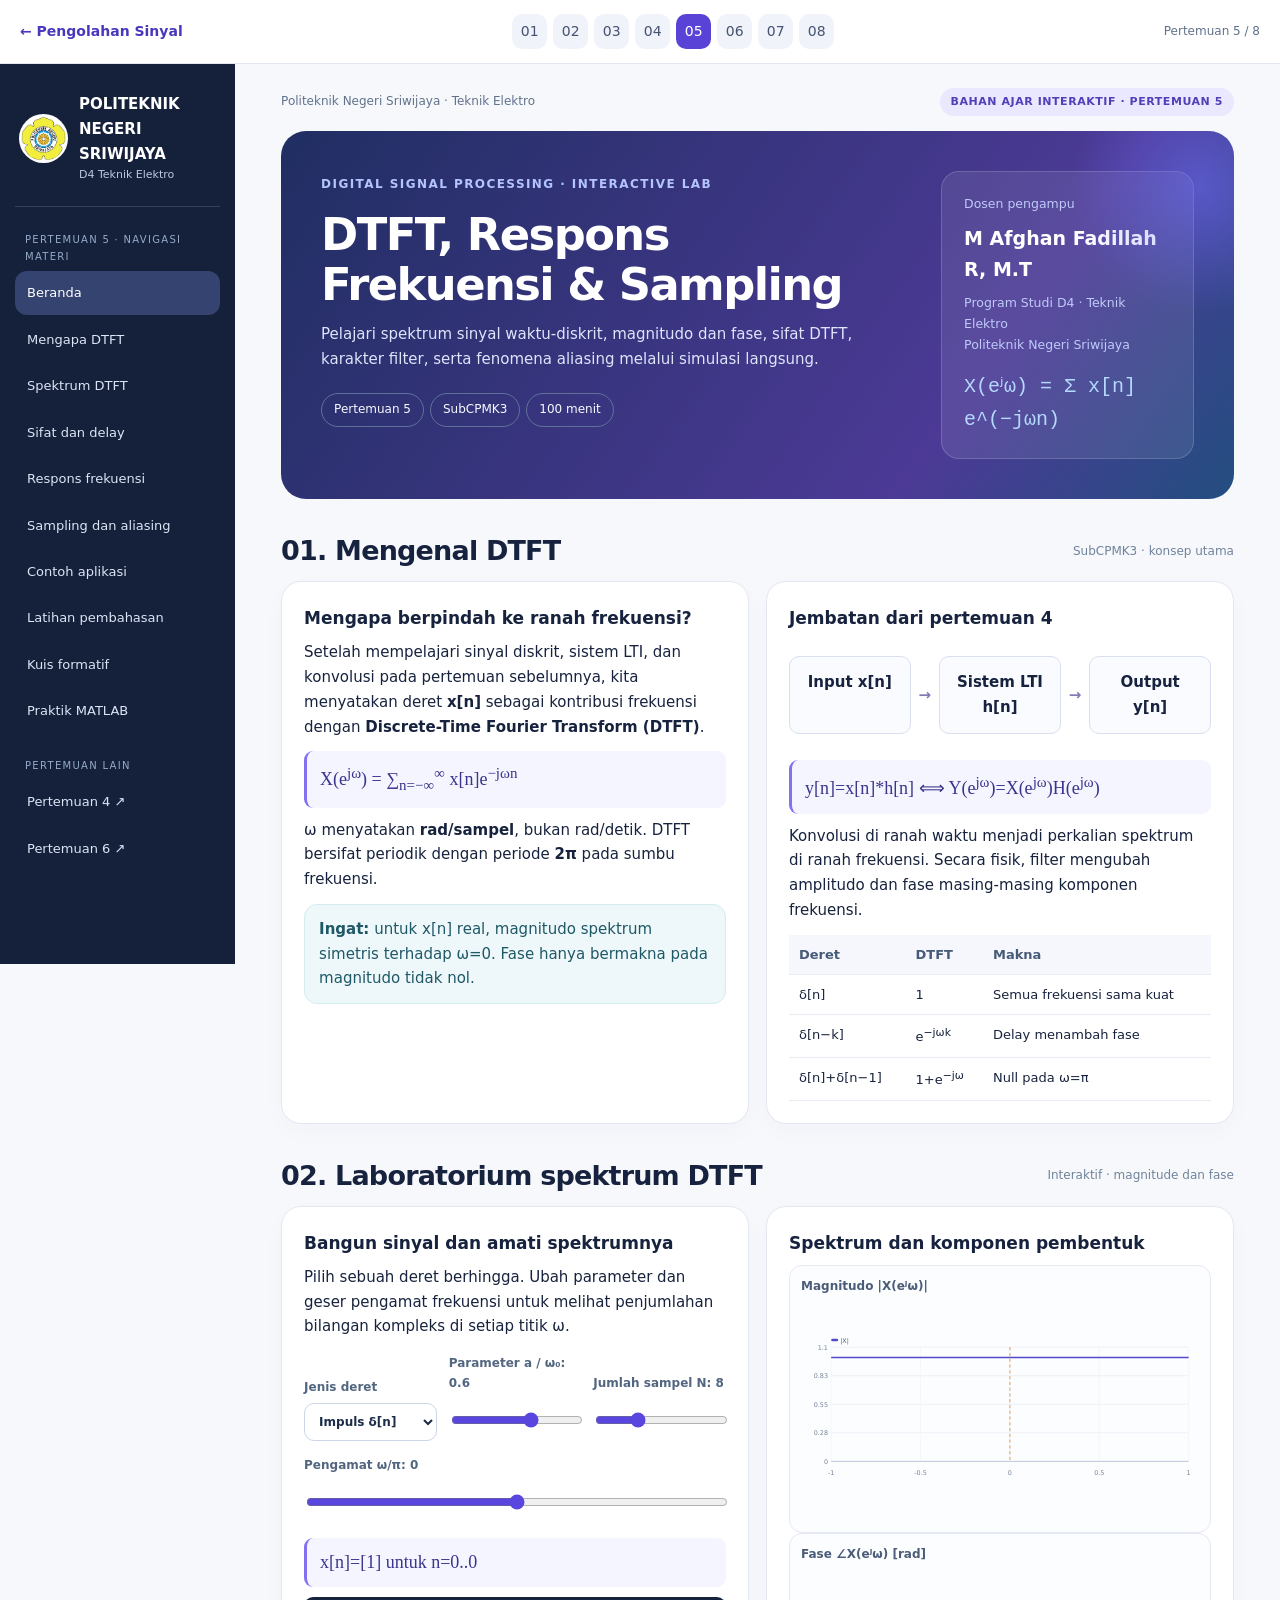
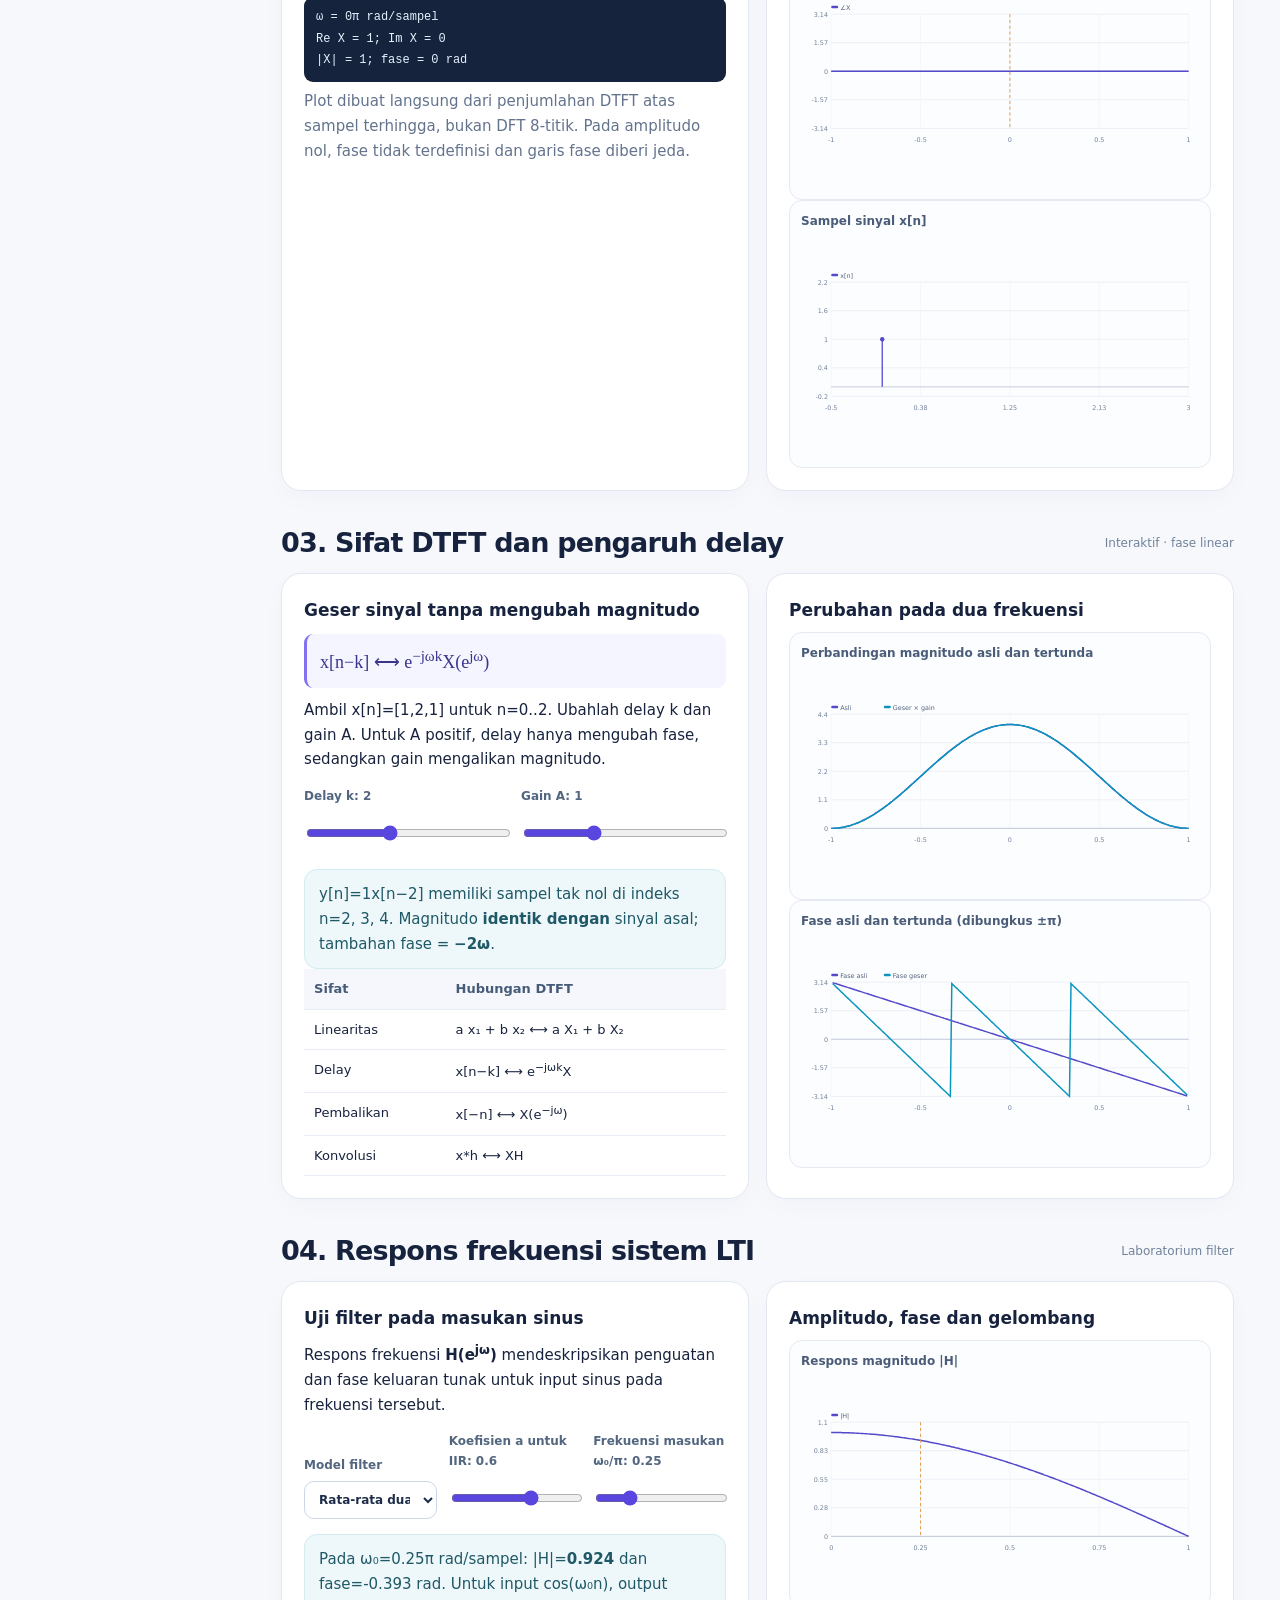
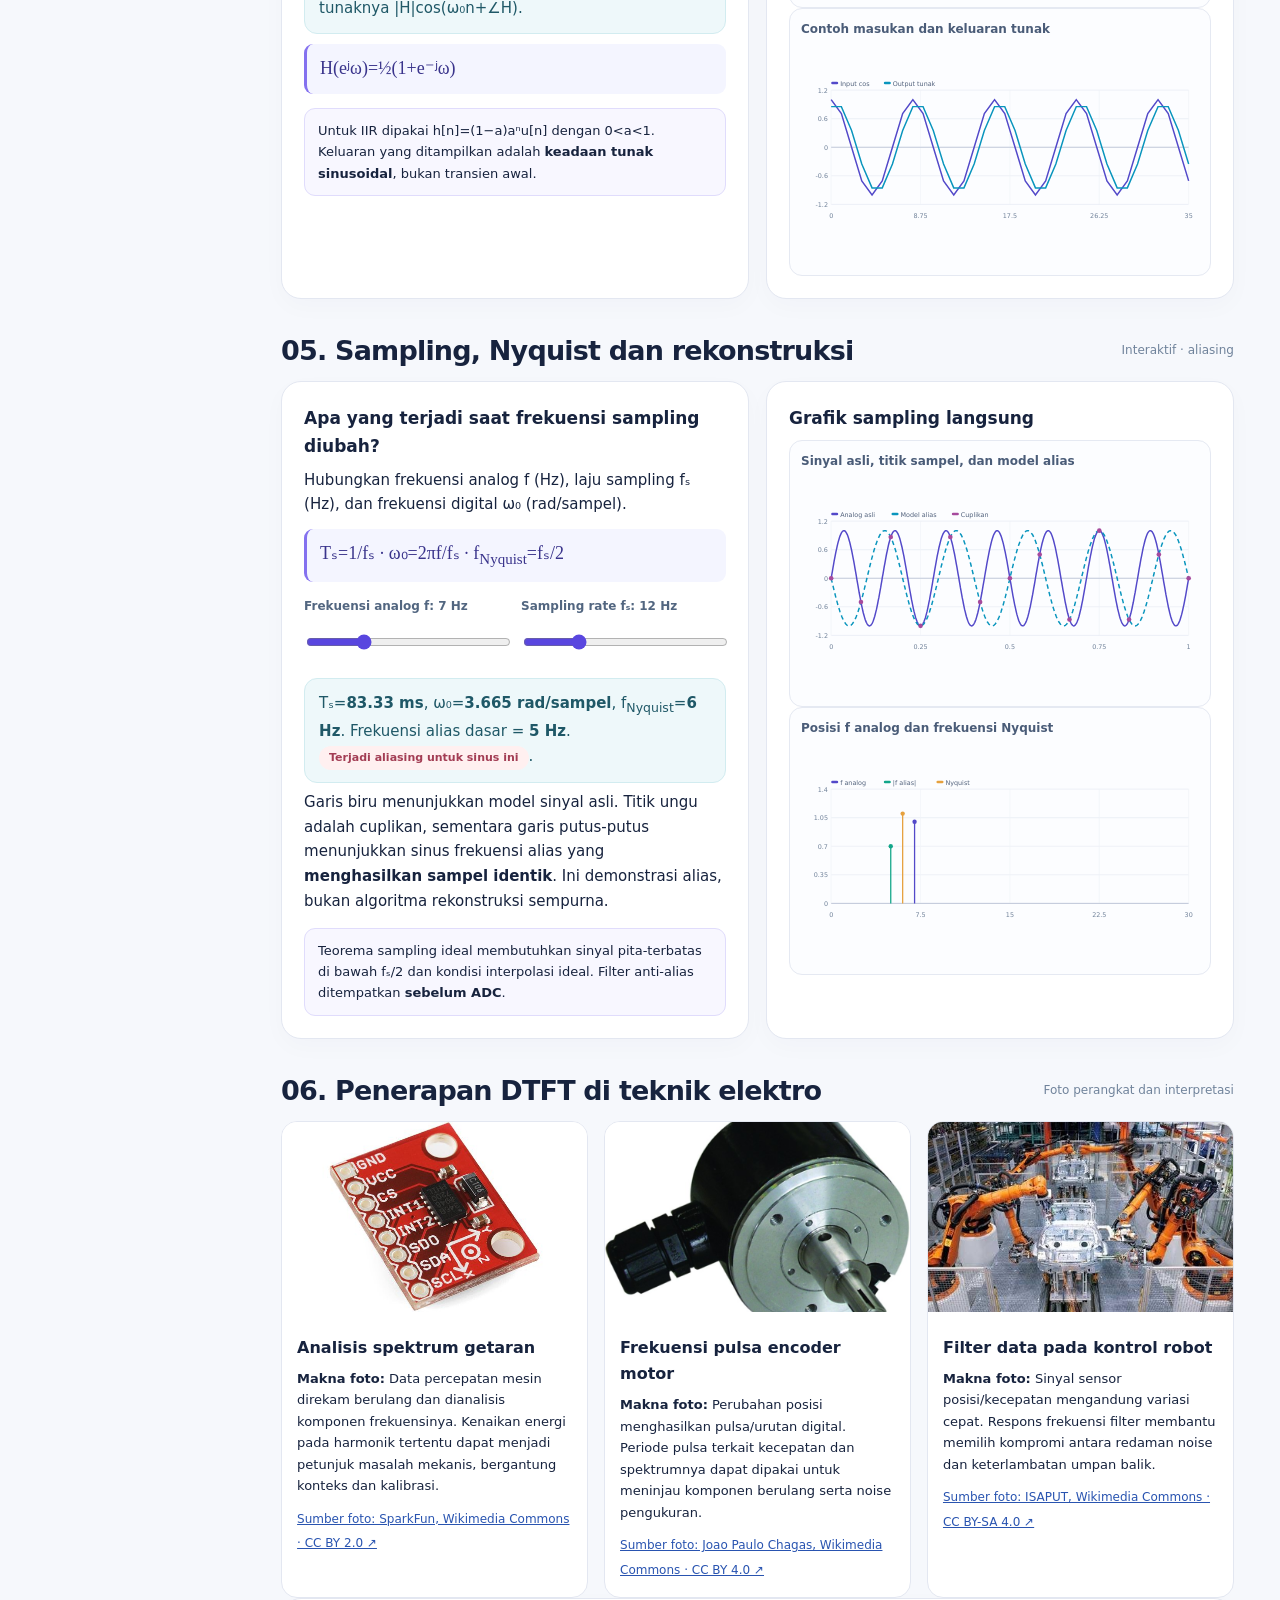
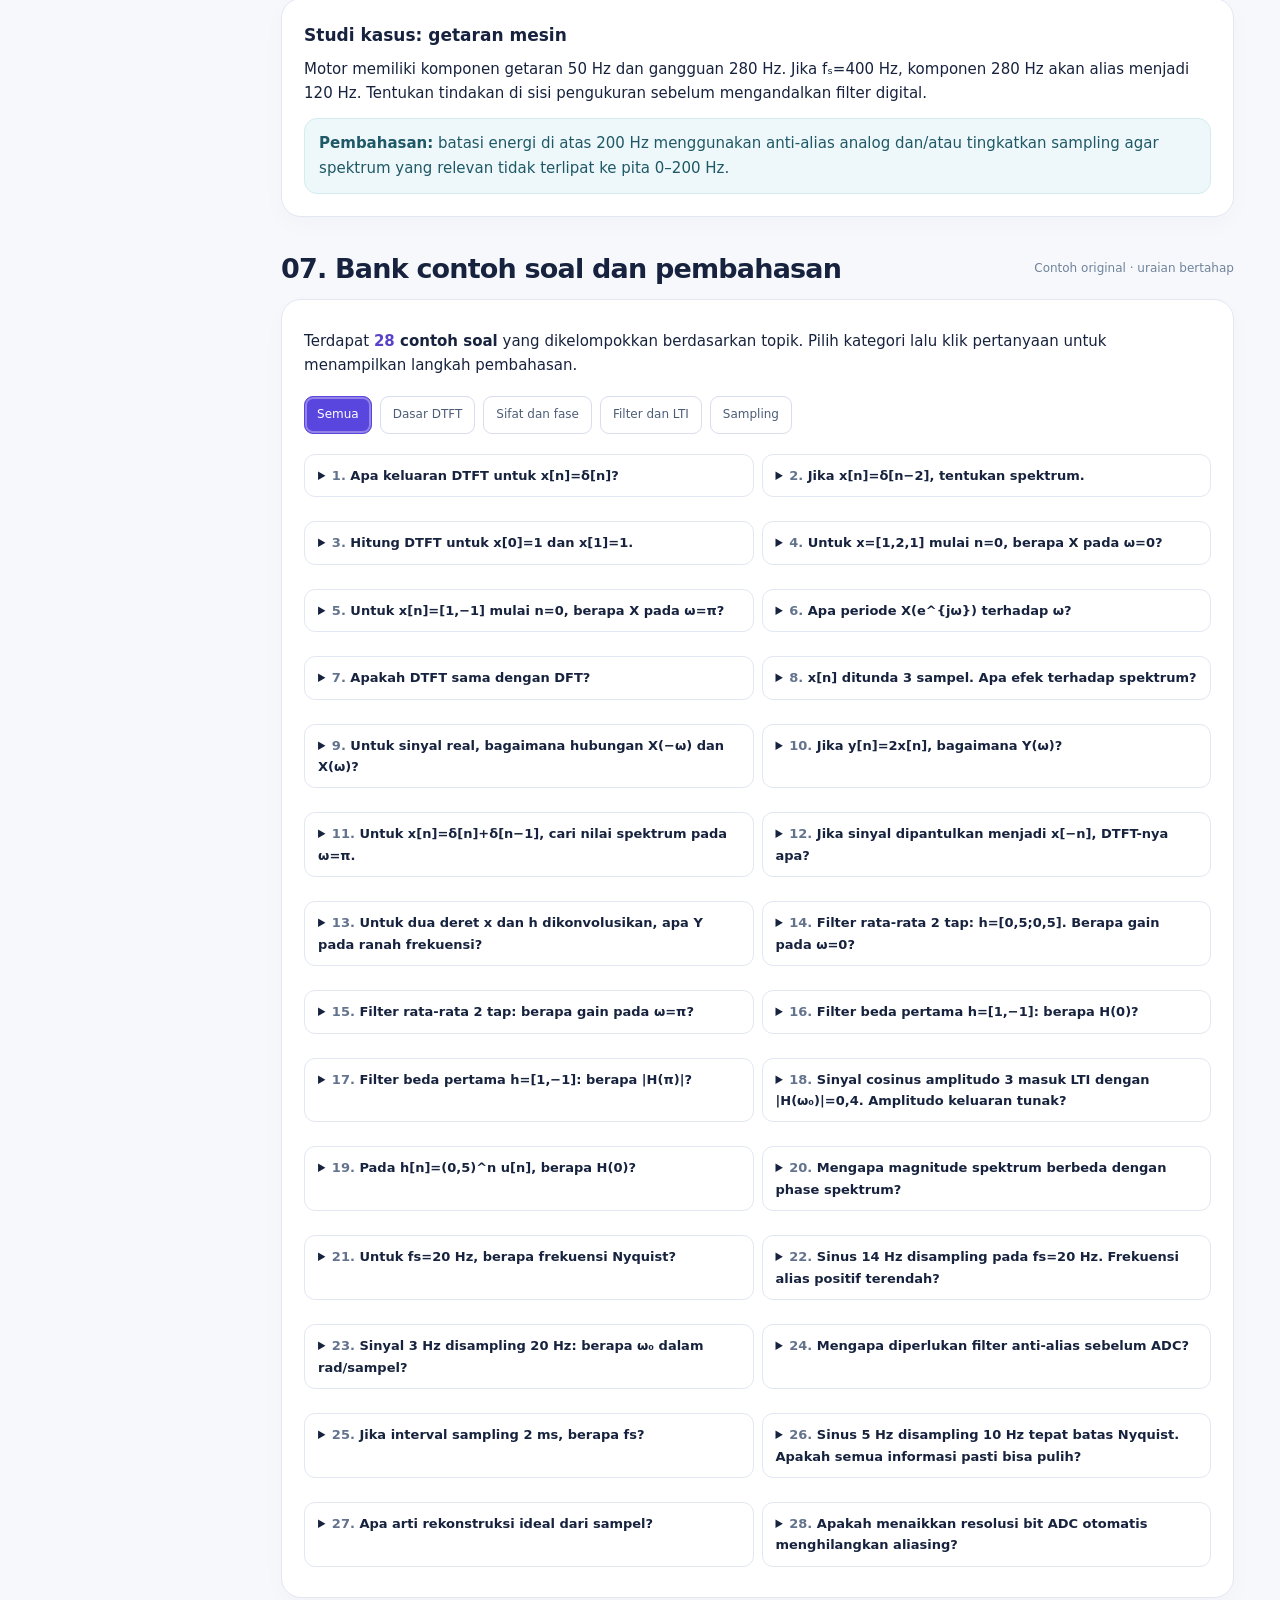
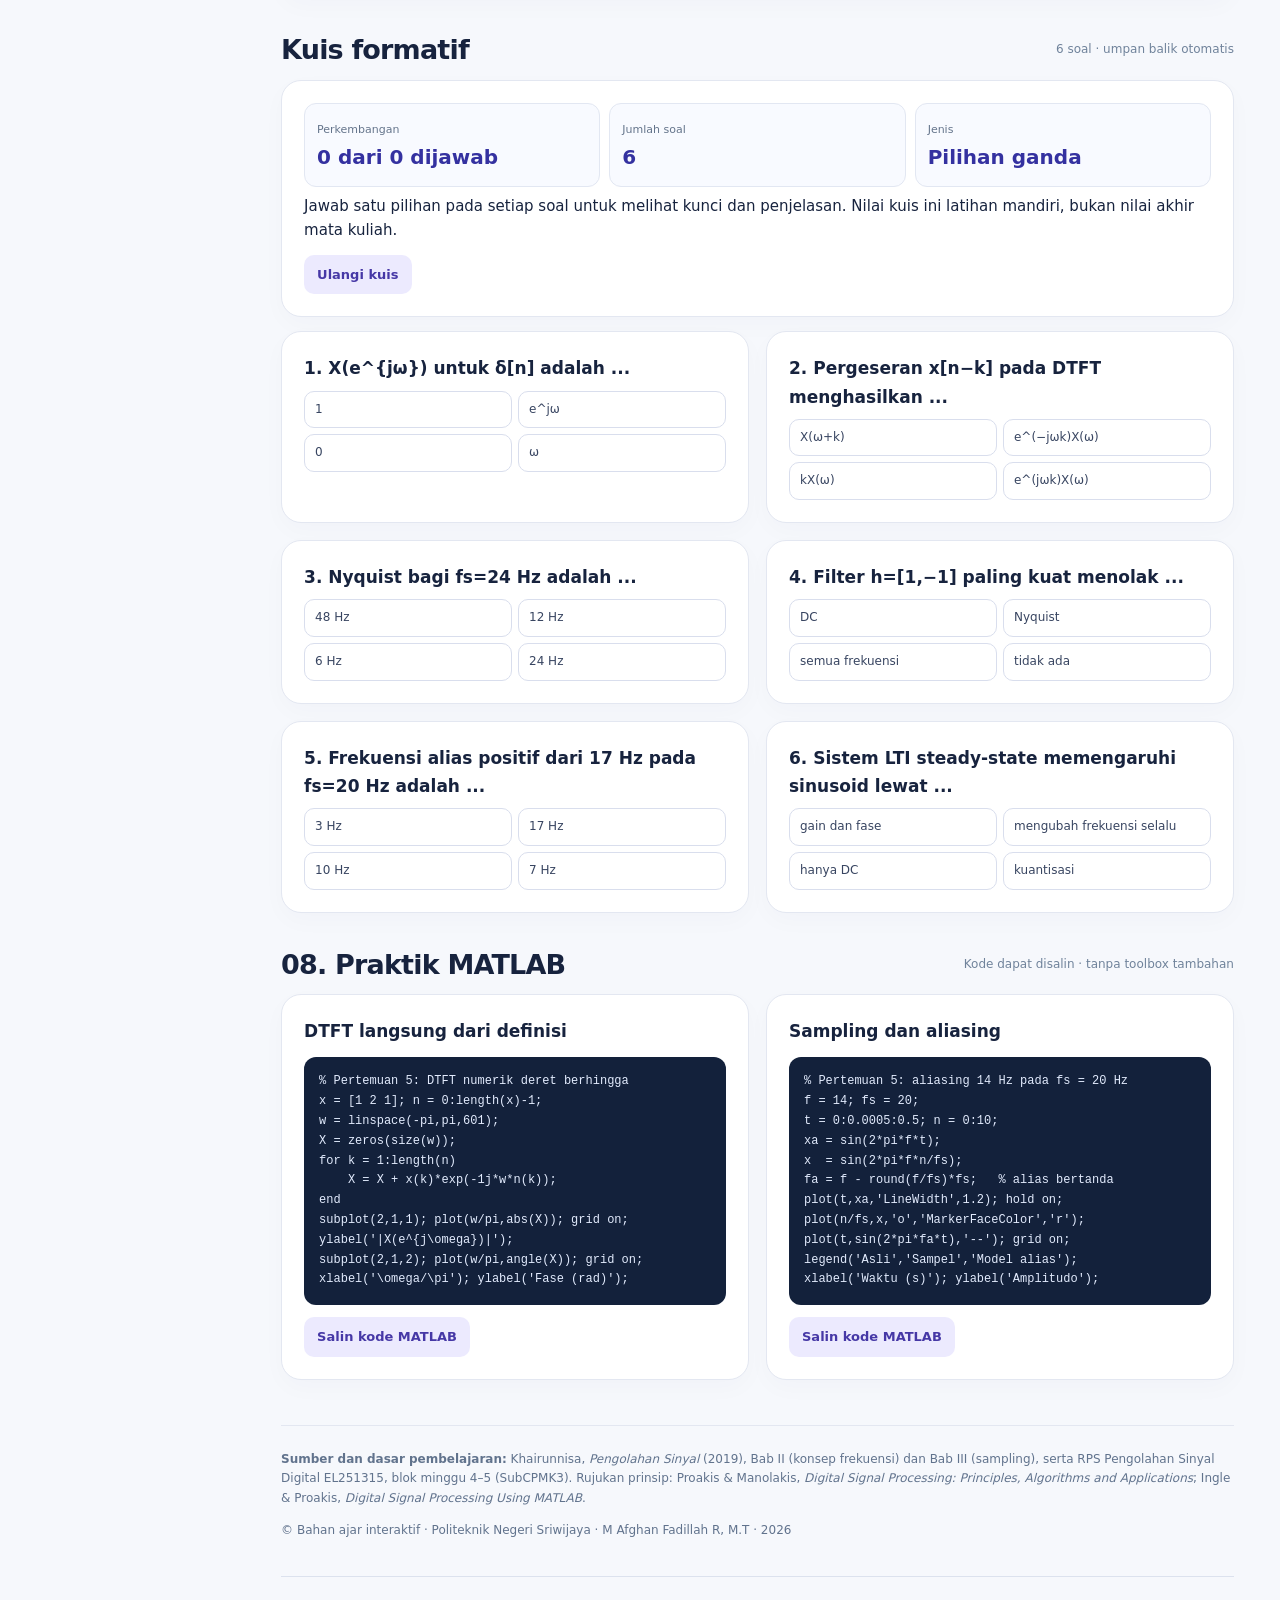
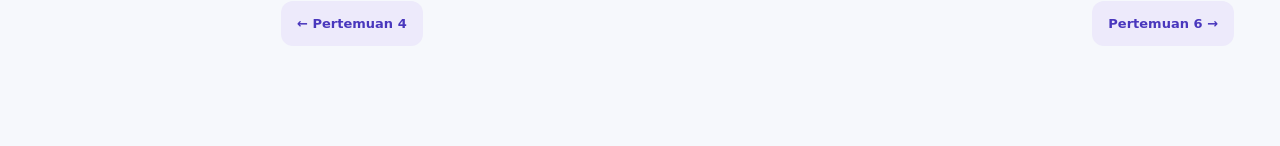
<file: pertemuan/pertemuan-05.html>
<!DOCTYPE html><html lang="id"><head><meta charset="UTF-8"><meta name="viewport" content="width=device-width,initial-scale=1"><meta name="description" content="Visualisasi interaktif mata kuliah Pengolahan Sinyal Digital pertemuan 5, Politeknik Negeri Sriwijaya"><title>DTFT, Respons Frekuensi &amp; Sampling | Pertemuan 5 | Polsri</title><link rel="stylesheet" href="../assets/css/b4fff58bee33e159.css"><link rel="stylesheet" href="../assets/css/course.css"></head><body><nav class="course-nav" aria-label="Navigasi mata kuliah"><a class="course-home" href="../index.html">← Pengolahan Sinyal</a><div class="course-pages"><a href="pertemuan-01.html"  aria-label="Pertemuan 1">01</a><a href="pertemuan-02.html"  aria-label="Pertemuan 2">02</a><a href="pertemuan-03.html"  aria-label="Pertemuan 3">03</a><a href="pertemuan-04.html"  aria-label="Pertemuan 4">04</a><a href="pertemuan-05.html" aria-current="page" aria-label="Pertemuan 5">05</a><a href="pertemuan-06.html"  aria-label="Pertemuan 6">06</a><a href="pertemuan-07.html"  aria-label="Pertemuan 7">07</a><a href="pertemuan-08.html"  aria-label="Pertemuan 8">08</a></div><span class="course-counter">Pertemuan 5 / 8</span></nav><div class="layout"><aside class="aside"><div class="brand"><img alt="Lambang Politeknik Negeri Sriwijaya" src="../assets/images/51b925a91c806756.png"><div><strong>POLITEKNIK NEGERI<br>SRIWIJAYA</strong><small>D4 Teknik Elektro</small></div></div><nav><div class="nav-heading">Pertemuan 5 · navigasi materi</div><a class="nav-link" href="#awal">Beranda</a><a class="nav-link" href="#inti">Mengapa DTFT</a><a class="nav-link" href="#spektrum">Spektrum DTFT</a><a class="nav-link" href="#sifat">Sifat dan delay</a><a class="nav-link" href="#filter">Respons frekuensi</a><a class="nav-link" href="#sampling">Sampling dan aliasing</a><a class="nav-link" href="#aplikasi">Contoh aplikasi</a><a class="nav-link" href="#latihan">Latihan pembahasan</a><a class="nav-link" href="#kuis">Kuis formatif</a><a class="nav-link" href="#matlab">Praktik MATLAB</a><div class="nav-heading">Pertemuan lain</div><a class="nav-link" href="pertemuan-04.html">Pertemuan 4 ↗</a><a class="nav-link" href="pertemuan-06.html">Pertemuan 6 ↗</a></nav></aside><main class="content"><div class="top"><span>Politeknik Negeri Sriwijaya · Teknik Elektro</span><span class="tag">Bahan ajar interaktif · Pertemuan 5</span></div><section class="hero" id="awal"><div><span style="font-size:12px;color:#b4c4ff;letter-spacing:.12em;font-weight:800">DIGITAL SIGNAL PROCESSING · INTERACTIVE LAB</span><h1>DTFT, Respons Frekuensi &amp; Sampling</h1><p>Pelajari spektrum sinyal waktu-diskrit, magnitudo dan fase, sifat DTFT, karakter filter, serta fenomena aliasing melalui simulasi langsung.</p><span class="chip">Pertemuan 5</span><span class="chip">SubCPMK3</span><span class="chip">100 menit</span></div><div class="instructor"><small>Dosen pengampu</small><strong>M Afghan Fadillah R, M.T</strong><small>Program Studi D4 · Teknik Elektro<br>Politeknik Negeri Sriwijaya</small><div style="font-family:Consolas,monospace;font-size:20px;color:#b4d8ff;margin-top:7px">X(eʲω) = Σ x[n] e^(−jωn)</div></div></section><section class="main-section" id="inti"><div class="section-head"><h2>01. Mengenal DTFT</h2><small>SubCPMK3 · konsep utama</small></div><div class="grid"><div class="card"><h3>Mengapa berpindah ke ranah frekuensi?</h3><p>Setelah mempelajari sinyal diskrit, sistem LTI, dan konvolusi pada pertemuan sebelumnya, kita menyatakan deret <b>x[n]</b> sebagai kontribusi frekuensi dengan <b>Discrete-Time Fourier Transform (DTFT)</b>.</p><div class="formula">X(e<sup>jω</sup>) = ∑<sub>n=−∞</sub><sup>∞</sup> x[n]e<sup>−jωn</sup></div><p>ω menyatakan <b>rad/sampel</b>, bukan rad/detik. DTFT bersifat periodik dengan periode <b>2π</b> pada sumbu frekuensi.</p><div class="callout"><b>Ingat:</b> untuk x[n] real, magnitudo spektrum simetris terhadap ω=0. Fase hanya bermakna pada magnitudo tidak nol.</div></div><div class="card"><h3>Jembatan dari pertemuan 4</h3><div class="flowline"><span>Input x[n]</span><b>→</b><span>Sistem LTI h[n]</span><b>→</b><span>Output y[n]</span></div><div class="formula">y[n]=x[n]*h[n] ⟺ Y(e<sup>jω</sup>)=X(e<sup>jω</sup>)H(e<sup>jω</sup>)</div><p>Konvolusi di ranah waktu menjadi perkalian spektrum di ranah frekuensi. Secara fisik, filter mengubah amplitudo dan fase masing-masing komponen frekuensi.</p><div class="table-scroll"><table><tr><th>Deret</th><th>DTFT</th><th>Makna</th></tr><tr><td>δ[n]</td><td>1</td><td>Semua frekuensi sama kuat</td></tr><tr><td>δ[n−k]</td><td>e<sup>−jωk</sup></td><td>Delay menambah fase</td></tr><tr><td>δ[n]+δ[n−1]</td><td>1+e<sup>−jω</sup></td><td>Null pada ω=π</td></tr></table></div></div></div></section><section class="main-section" id="spektrum"><div class="section-head"><h2>02. Laboratorium spektrum DTFT</h2><small>Interaktif · magnitude dan fase</small></div><div class="grid"><div class="card"><h3>Bangun sinyal dan amati spektrumnya</h3><p>Pilih sebuah deret berhingga. Ubah parameter dan geser pengamat frekuensi untuk melihat penjumlahan bilangan kompleks di setiap titik ω.</p><div class="controls"><label class="field">Jenis deret<select id="s5mode"><option value="imp">Impuls δ[n]</option><option value="two">Dua tap [1,1]</option><option value="three">Tiga tap [1,2,1]</option><option value="difference">Beda pertama [1,−1]</option><option value="exp">Peluruhan aⁿ berhingga</option><option value="cos">Cosinus berhingga</option></select></label><label class="field">Parameter a / ω₀<input type="range" id="s5a" min="0.1" max="0.9" step="0.05" value="0.6"></label><label class="field">Jumlah sampel N<input type="range" id="s5N" min="3" max="20" step="1" value="8"></label></div><div class="controls"><label class="field">Pengamat ω/π<input type="range" id="s5w" min="-1" max="1" step="0.02" value="0"></label></div><div id="s5form" class="formula"></div><div class="values" id="s5num"></div><p class="hint">Plot dibuat langsung dari penjumlahan DTFT atas sampel terhingga, bukan DFT 8-titik. Pada amplitudo nol, fase tidak terdefinisi dan garis fase diberi jeda.</p></div><div class="card"><h3>Spektrum dan komponen pembentuk</h3><div class="plot-wrap"><div class="plot-title">Magnitudo |X(eʲω)|</div><svg class="plot" id="s5mag" viewBox="0 0 620 225" role="img" aria-label="Magnitudo |X(eʲω)|"></svg></div><div class="plot-wrap"><div class="plot-title">Fase ∠X(eʲω) [rad]</div><svg class="plot" id="s5phase" viewBox="0 0 620 225" role="img" aria-label="Fase ∠X(eʲω) [rad]"></svg></div><div class="plot-wrap"><div class="plot-title">Sampel sinyal x[n]</div><svg class="plot" id="s5sequence" viewBox="0 0 620 225" role="img" aria-label="Sampel sinyal x[n]"></svg></div></div></div></section><section class="main-section" id="sifat"><div class="section-head"><h2>03. Sifat DTFT dan pengaruh delay</h2><small>Interaktif · fase linear</small></div><div class="grid"><div class="card"><h3>Geser sinyal tanpa mengubah magnitudo</h3><div class="formula">x[n−k] ⟷ e<sup>−jωk</sup>X(e<sup>jω</sup>)</div><p>Ambil x[n]=[1,2,1] untuk n=0..2. Ubahlah delay k dan gain A. Untuk A positif, delay hanya mengubah fase, sedangkan gain mengalikan magnitudo.</p><div class="controls"><label class="field">Delay k<input type="range" id="s5delay" min="0" max="5" step="1" value="2"></label><label class="field">Gain A<input type="range" id="s5gain" min="0.5" max="2" step="0.25" value="1"></label></div><div id="s5shiftInfo" class="callout"></div><div class="table-scroll"><table><tr><th>Sifat</th><th>Hubungan DTFT</th></tr><tr><td>Linearitas</td><td>a x₁ + b x₂ ⟷ a X₁ + b X₂</td></tr><tr><td>Delay</td><td>x[n−k] ⟷ e<sup>−jωk</sup>X</td></tr><tr><td>Pembalikan</td><td>x[−n] ⟷ X(e<sup>−jω</sup>)</td></tr><tr><td>Konvolusi</td><td>x*h ⟷ XH</td></tr></table></div></div><div class="card"><h3>Perubahan pada dua frekuensi</h3><div class="plot-wrap"><div class="plot-title">Perbandingan magnitudo asli dan tertunda</div><svg class="plot" id="s5shiftMag" viewBox="0 0 620 225" role="img" aria-label="Perbandingan magnitudo asli dan tertunda"></svg></div><div class="plot-wrap"><div class="plot-title">Fase asli dan tertunda (dibungkus ±π)</div><svg class="plot" id="s5shiftPhase" viewBox="0 0 620 225" role="img" aria-label="Fase asli dan tertunda (dibungkus ±π)"></svg></div></div></div></section><section class="main-section" id="filter"><div class="section-head"><h2>04. Respons frekuensi sistem LTI</h2><small>Laboratorium filter</small></div><div class="grid"><div class="card"><h3>Uji filter pada masukan sinus</h3><p>Respons frekuensi <b>H(e<sup>jω</sup>)</b> mendeskripsikan penguatan dan fase keluaran tunak untuk input sinus pada frekuensi tersebut.</p><div class="controls"><label class="field">Model filter<select id="s5filter"><option value="avg2">Rata-rata dua tap</option><option value="avg3">Rata-rata tiga tap</option><option value="diff">Beda pertama</option><option value="iir">IIR orde satu low-pass</option></select></label><label class="field">Koefisien a untuk IIR<input type="range" id="s5fa" min="0.1" max="0.9" step="0.05" value="0.6"></label><label class="field">Frekuensi masukan ω₀/π<input type="range" id="s5fw" min="0.05" max="0.95" step="0.05" value="0.25"></label></div><div id="s5filterInfo" class="callout"></div><div class="formula" id="s5Hform"></div><div class="note">Untuk IIR dipakai h[n]=(1−a)aⁿu[n] dengan 0&lt;a&lt;1. Keluaran yang ditampilkan adalah <b>keadaan tunak sinusoidal</b>, bukan transien awal.</div></div><div class="card"><h3>Amplitudo, fase dan gelombang</h3><div class="plot-wrap"><div class="plot-title">Respons magnitudo |H|</div><svg class="plot" id="s5filterMag" viewBox="0 0 620 225" role="img" aria-label="Respons magnitudo |H|"></svg></div><div class="plot-wrap"><div class="plot-title">Contoh masukan dan keluaran tunak</div><svg class="plot" id="s5wave" viewBox="0 0 620 225" role="img" aria-label="Contoh masukan dan keluaran tunak"></svg></div></div></div></section><section class="main-section" id="sampling"><div class="section-head"><h2>05. Sampling, Nyquist dan rekonstruksi</h2><small>Interaktif · aliasing</small></div><div class="grid"><div class="card"><h3>Apa yang terjadi saat frekuensi sampling diubah?</h3><p>Hubungkan frekuensi analog f (Hz), laju sampling fₛ (Hz), dan frekuensi digital ω₀ (rad/sampel).</p><div class="formula">Tₛ=1/fₛ · ω₀=2πf/fₛ · f<sub>Nyquist</sub>=fₛ/2</div><div class="controls"><label class="field">Frekuensi analog f (Hz)<input type="range" id="s5f" min="1" max="24" step="1" value="7"></label><label class="field">Sampling rate fₛ (Hz)<input type="range" id="s5fs" min="6" max="30" step="1" value="12"></label></div><div class="callout" id="s5aliasInfo"></div><p>Garis biru menunjukkan model sinyal asli. Titik ungu adalah cuplikan, sementara garis putus-putus menunjukkan sinus frekuensi alias yang <b>menghasilkan sampel identik</b>. Ini demonstrasi alias, bukan algoritma rekonstruksi sempurna.</p><div class="note">Teorema sampling ideal membutuhkan sinyal pita-terbatas di bawah fₛ/2 dan kondisi interpolasi ideal. Filter anti-alias ditempatkan <b>sebelum ADC</b>.</div></div><div class="card"><h3>Grafik sampling langsung</h3><div class="plot-wrap"><div class="plot-title">Sinyal asli, titik sampel, dan model alias</div><svg class="plot" id="s5alias" viewBox="0 0 620 225" role="img" aria-label="Sinyal asli, titik sampel, dan model alias"></svg></div><div class="plot-wrap"><div class="plot-title">Posisi f analog dan frekuensi Nyquist</div><svg class="plot" id="s5aliasFreq" viewBox="0 0 620 225" role="img" aria-label="Posisi f analog dan frekuensi Nyquist"></svg></div></div></div></section><section class="main-section" id="aplikasi"><div class="section-head"><h2>06. Penerapan DTFT di teknik elektro</h2><small>Foto perangkat dan interpretasi</small></div><div class="photo-grid"><article class="photo"><img src="../assets/images/2e8a0b48552f33d8.jpg" alt="Sensor akselerometer ADXL345"/><div class="desc"><h3>Analisis spektrum getaran</h3><p><b>Makna foto:</b> Data percepatan mesin direkam berulang dan dianalisis komponen frekuensinya. Kenaikan energi pada harmonik tertentu dapat menjadi petunjuk masalah mekanis, bergantung konteks dan kalibrasi.</p><a href="https://commons.wikimedia.org/wiki/File:SparkFun_Triple-Axis-Accelerometer-Breakout_ADXL345_09836-_01c.jpg" target="_blank" rel="noopener">Sumber foto: SparkFun, Wikimedia Commons · CC BY 2.0 ↗</a></div></article><article class="photo"><img src="../assets/images/f221e918a008612e.jpg" alt="Rotary encoder"/><div class="desc"><h3>Frekuensi pulsa encoder motor</h3><p><b>Makna foto:</b> Perubahan posisi menghasilkan pulsa/urutan digital. Periode pulsa terkait kecepatan dan spektrumnya dapat dipakai untuk meninjau komponen berulang serta noise pengukuran.</p><a href="https://commons.wikimedia.org/wiki/File:Rotary_encoder.jpg" target="_blank" rel="noopener">Sumber foto: Joao Paulo Chagas, Wikimedia Commons · CC BY 4.0 ↗</a></div></article><article class="photo"><img src="../assets/images/5bbf18815da9e0e0.jpg" alt="Lengan robot industri"/><div class="desc"><h3>Filter data pada kontrol robot</h3><p><b>Makna foto:</b> Sinyal sensor posisi/kecepatan mengandung variasi cepat. Respons frekuensi filter membantu memilih kompromi antara redaman noise dan keterlambatan umpan balik.</p><a href="https://commons.wikimedia.org/wiki/File:Industrial-robots.jpg" target="_blank" rel="noopener">Sumber foto: ISAPUT, Wikimedia Commons · CC BY-SA 4.0 ↗</a></div></article></div><div class="card full"><h3>Studi kasus: getaran mesin</h3><p>Motor memiliki komponen getaran 50 Hz dan gangguan 280 Hz. Jika fₛ=400 Hz, komponen 280 Hz akan alias menjadi 120 Hz. Tentukan tindakan di sisi pengukuran sebelum mengandalkan filter digital.</p><div class="callout"><b>Pembahasan:</b> batasi energi di atas 200 Hz menggunakan anti-alias analog dan/atau tingkatkan sampling agar spektrum yang relevan tidak terlipat ke pita 0–200 Hz.</div></div></section><section class="main-section" id="latihan"><div class="section-head"><h2>07. Bank contoh soal dan pembahasan</h2><small>Contoh original · uraian bertahap</small></div><div class="card"><p>Terdapat <b><span class="problem-count" id="totalProblems"></span> contoh soal</b> yang dikelompokkan berdasarkan topik. Pilih kategori lalu klik pertanyaan untuk menampilkan langkah pembahasan.</p><div class="topicbar" id="quizTopics"></div><div class="quizlist" id="quizList"></div></div></section><section class="main-section" id="kuis"><div class="section-head"><h2>Kuis formatif</h2><small>6 soal · umpan balik otomatis</small></div><div class="card"><div class="statrow"><div class="stat"><small>Perkembangan</small><strong id="testScore">0 dari 0 dijawab</strong></div><div class="stat"><small>Jumlah soal</small><strong>6</strong></div><div class="stat"><small>Jenis</small><strong>Pilihan ganda</strong></div></div><p>Jawab satu pilihan pada setiap soal untuk melihat kunci dan penjelasan. Nilai kuis ini latihan mandiri, bukan nilai akhir mata kuliah.</p><button class="btn" type="button" id="testReset">Ulangi kuis</button></div><div id="testList" class="grid" style="margin-top:14px"></div></section><section class="main-section" id="matlab"><div class="section-head"><h2>08. Praktik MATLAB</h2><small>Kode dapat disalin · tanpa toolbox tambahan</small></div><div class="grid"><div class="card"><h3>DTFT langsung dari definisi</h3><pre class="matcode" id="mat5a">% Pertemuan 5: DTFT numerik deret berhingga
x = [1 2 1]; n = 0:length(x)-1;
w = linspace(-pi,pi,601);
X = zeros(size(w));
for k = 1:length(n)
    X = X + x(k)*exp(-1j*w*n(k));
end
subplot(2,1,1); plot(w/pi,abs(X)); grid on;
ylabel(&#x27;|X(e^{j\omega})|&#x27;);
subplot(2,1,2); plot(w/pi,angle(X)); grid on;
xlabel(&#x27;\omega/\pi&#x27;); ylabel(&#x27;Fase (rad)&#x27;);</pre><button class="btn" type="button" data-copy="mat5a">Salin kode MATLAB</button></div><div class="card"><h3>Sampling dan aliasing</h3><pre class="matcode" id="mat5b">% Pertemuan 5: aliasing 14 Hz pada fs = 20 Hz
f = 14; fs = 20;
t = 0:0.0005:0.5; n = 0:10;
xa = sin(2*pi*f*t);
x  = sin(2*pi*f*n/fs);
fa = f - round(f/fs)*fs;   % alias bertanda
plot(t,xa,&#x27;LineWidth&#x27;,1.2); hold on;
plot(n/fs,x,&#x27;o&#x27;,&#x27;MarkerFaceColor&#x27;,&#x27;r&#x27;);
plot(t,sin(2*pi*fa*t),&#x27;--&#x27;); grid on;
legend(&#x27;Asli&#x27;,&#x27;Sampel&#x27;,&#x27;Model alias&#x27;);
xlabel(&#x27;Waktu (s)&#x27;); ylabel(&#x27;Amplitudo&#x27;);</pre><button class="btn" type="button" data-copy="mat5b">Salin kode MATLAB</button></div></div></section><footer><b>Sumber dan dasar pembelajaran:</b> Khairunnisa, <i>Pengolahan Sinyal</i> (2019), Bab II (konsep frekuensi) dan Bab III (sampling), serta RPS Pengolahan Sinyal Digital EL251315, blok minggu 4–5 (SubCPMK3). Rujukan prinsip: Proakis &amp; Manolakis, <i>Digital Signal Processing: Principles, Algorithms and Applications</i>; Ingle &amp; Proakis, <i>Digital Signal Processing Using MATLAB</i>.<p>© Bahan ajar interaktif · Politeknik Negeri Sriwijaya · M Afghan Fadillah R, M.T · 2026</p></footer><nav class="course-pager" aria-label="Lanjutkan materi"><a href="pertemuan-04.html">← Pertemuan 4</a><a href="pertemuan-06.html">Pertemuan 6 →</a></nav></main></div><script src="../assets/js/da680727e1b8a6d5.js"></script></body></html>
</file>
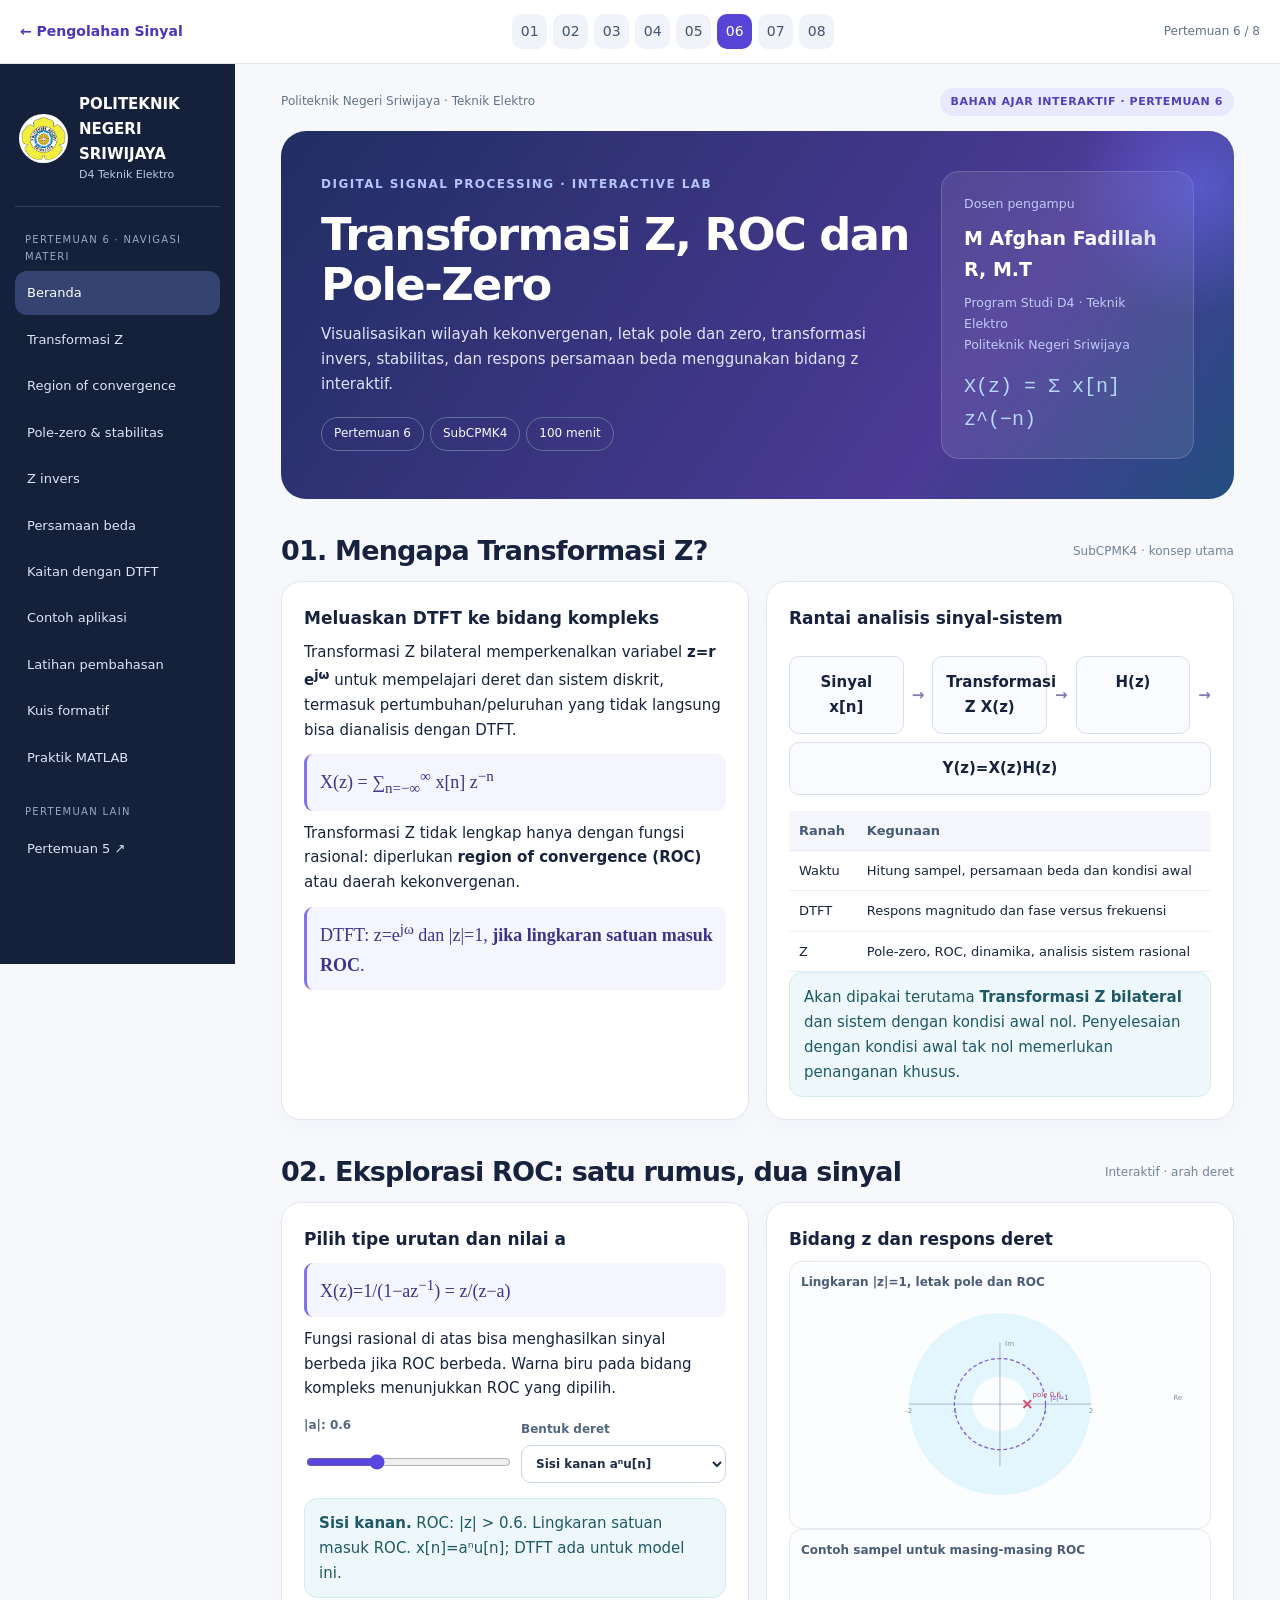
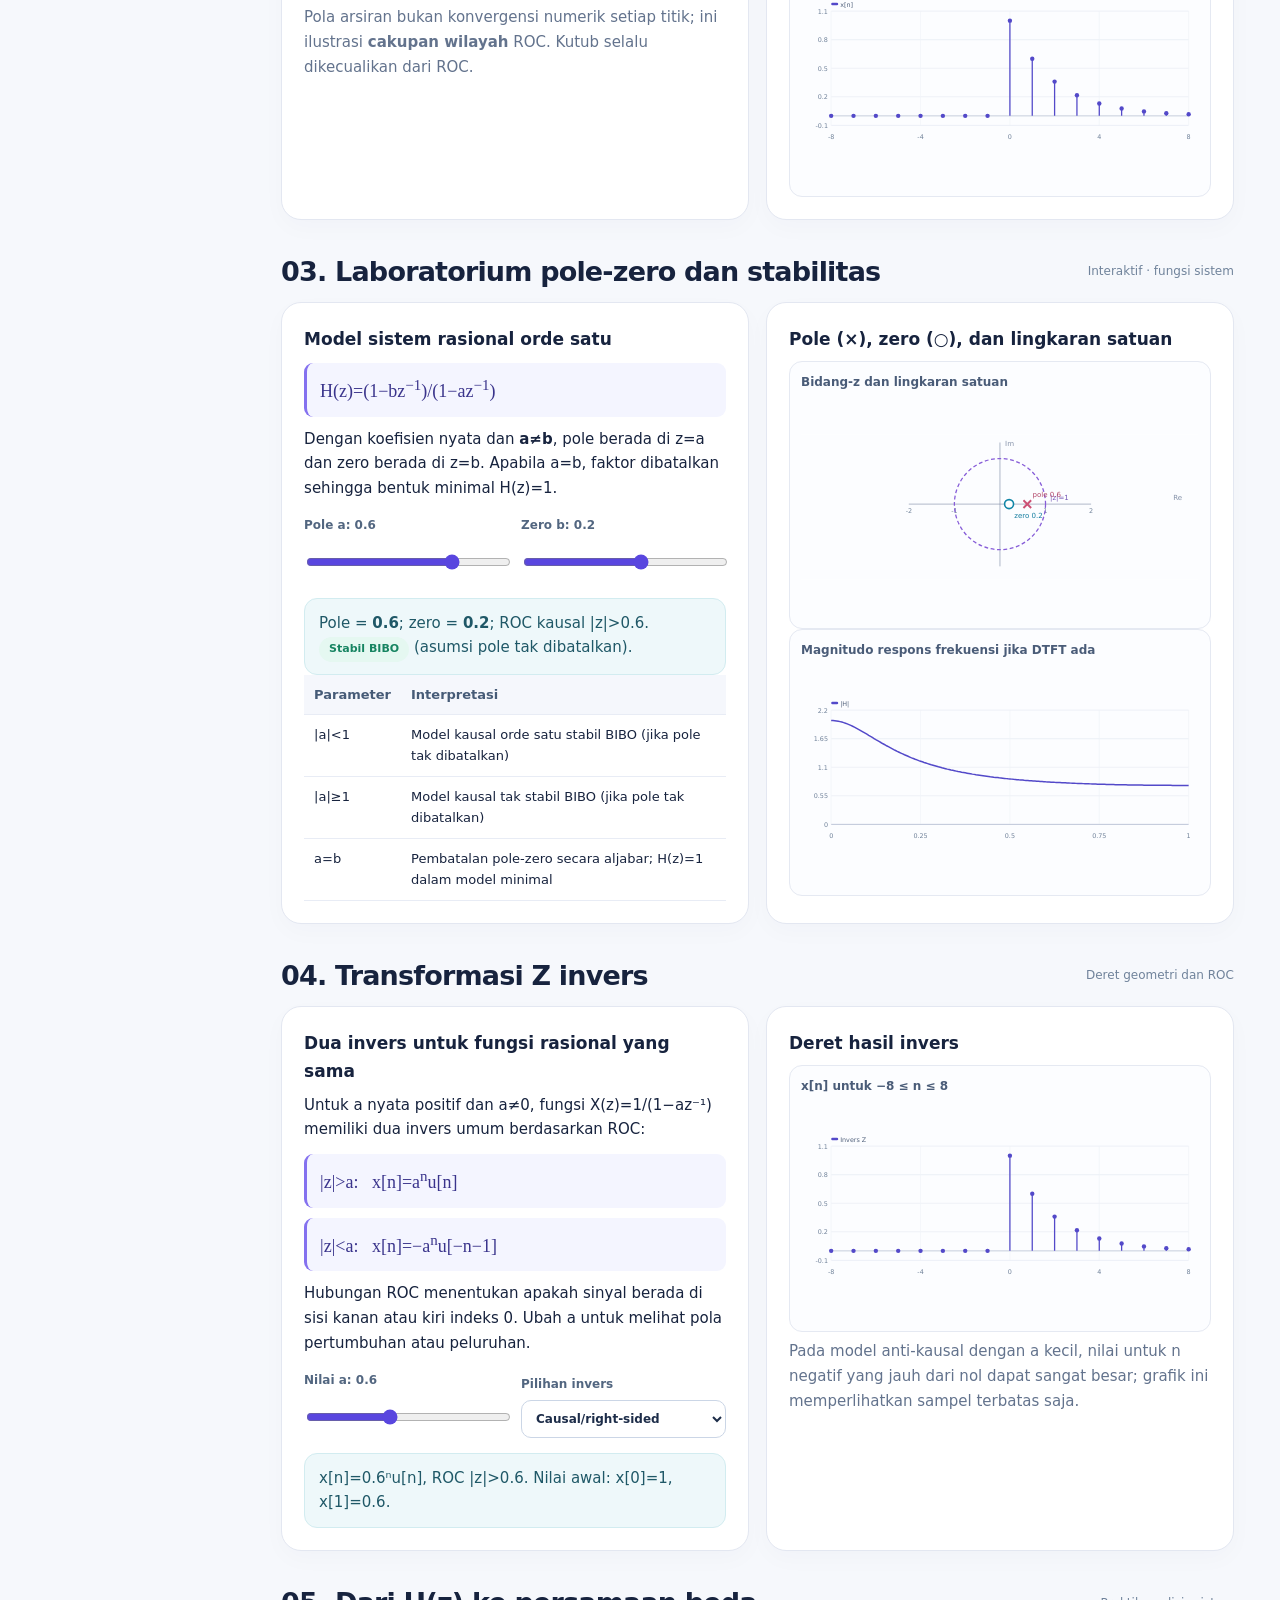
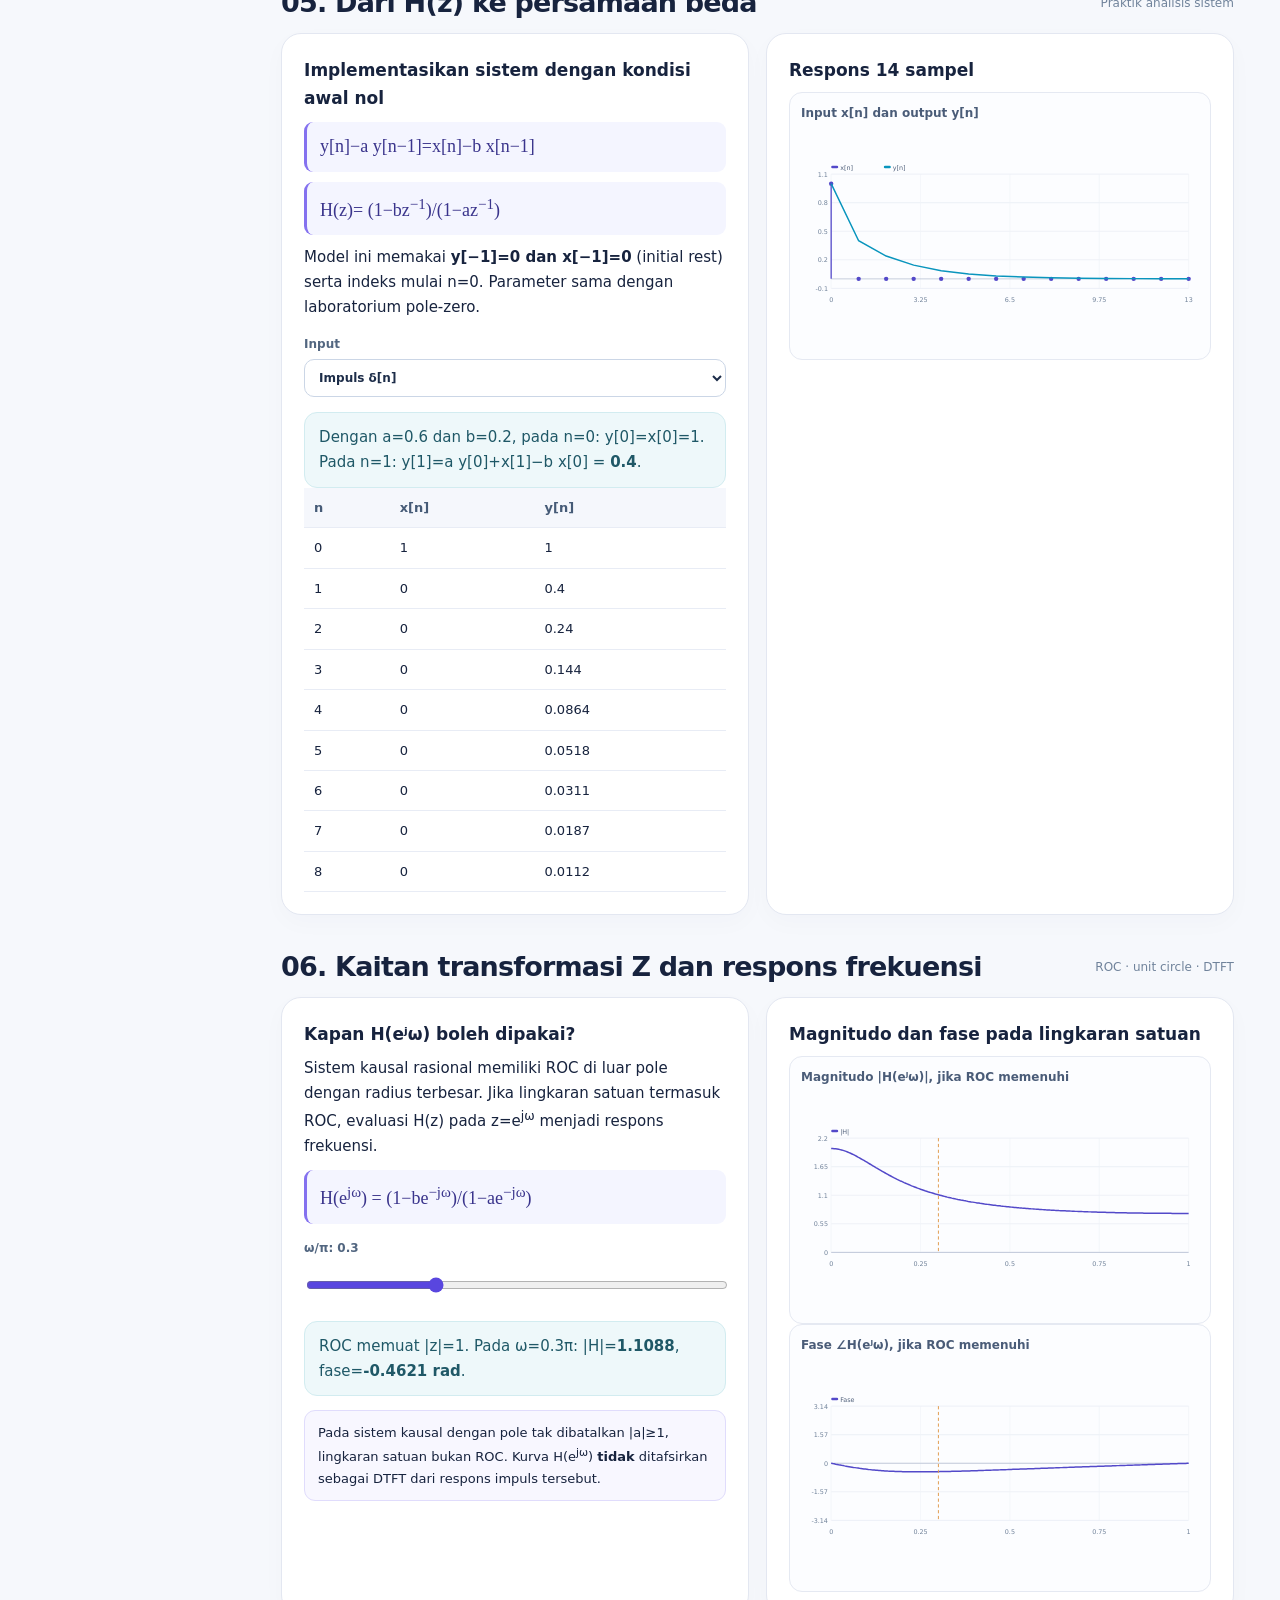
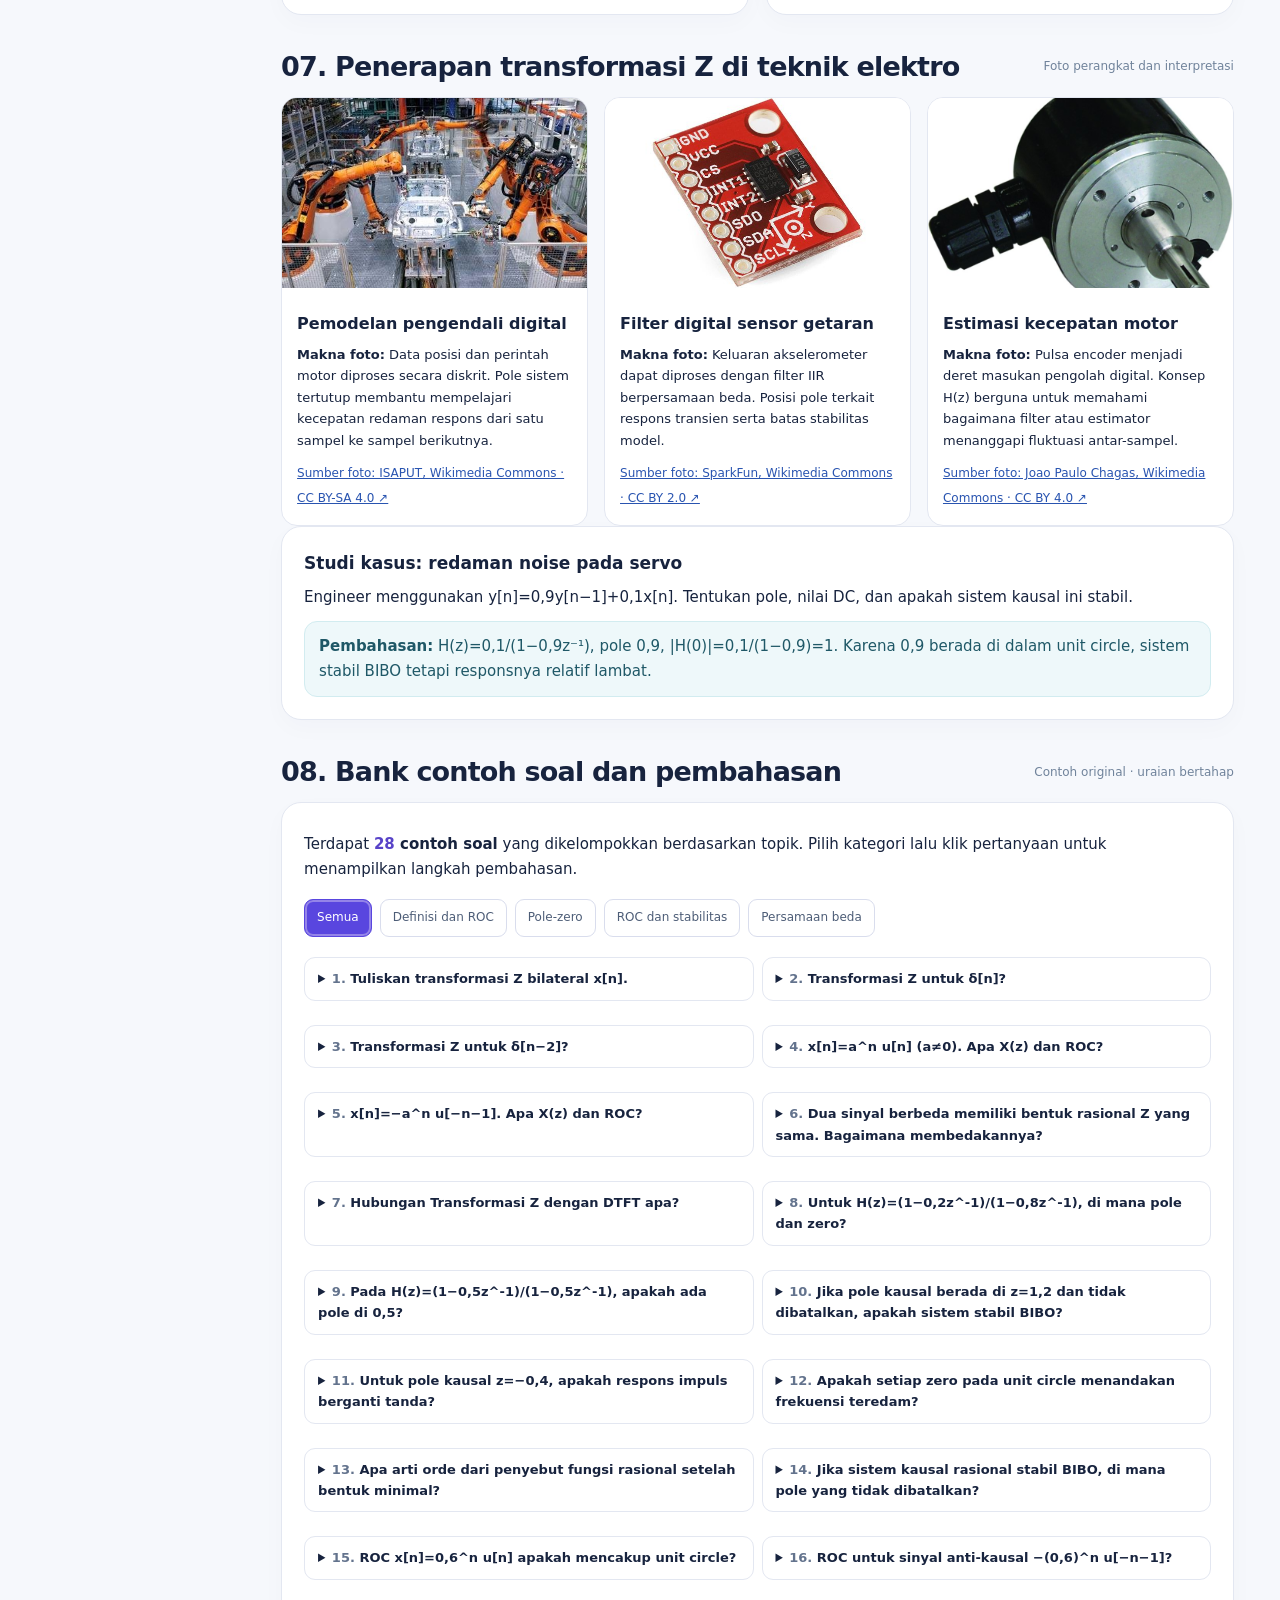
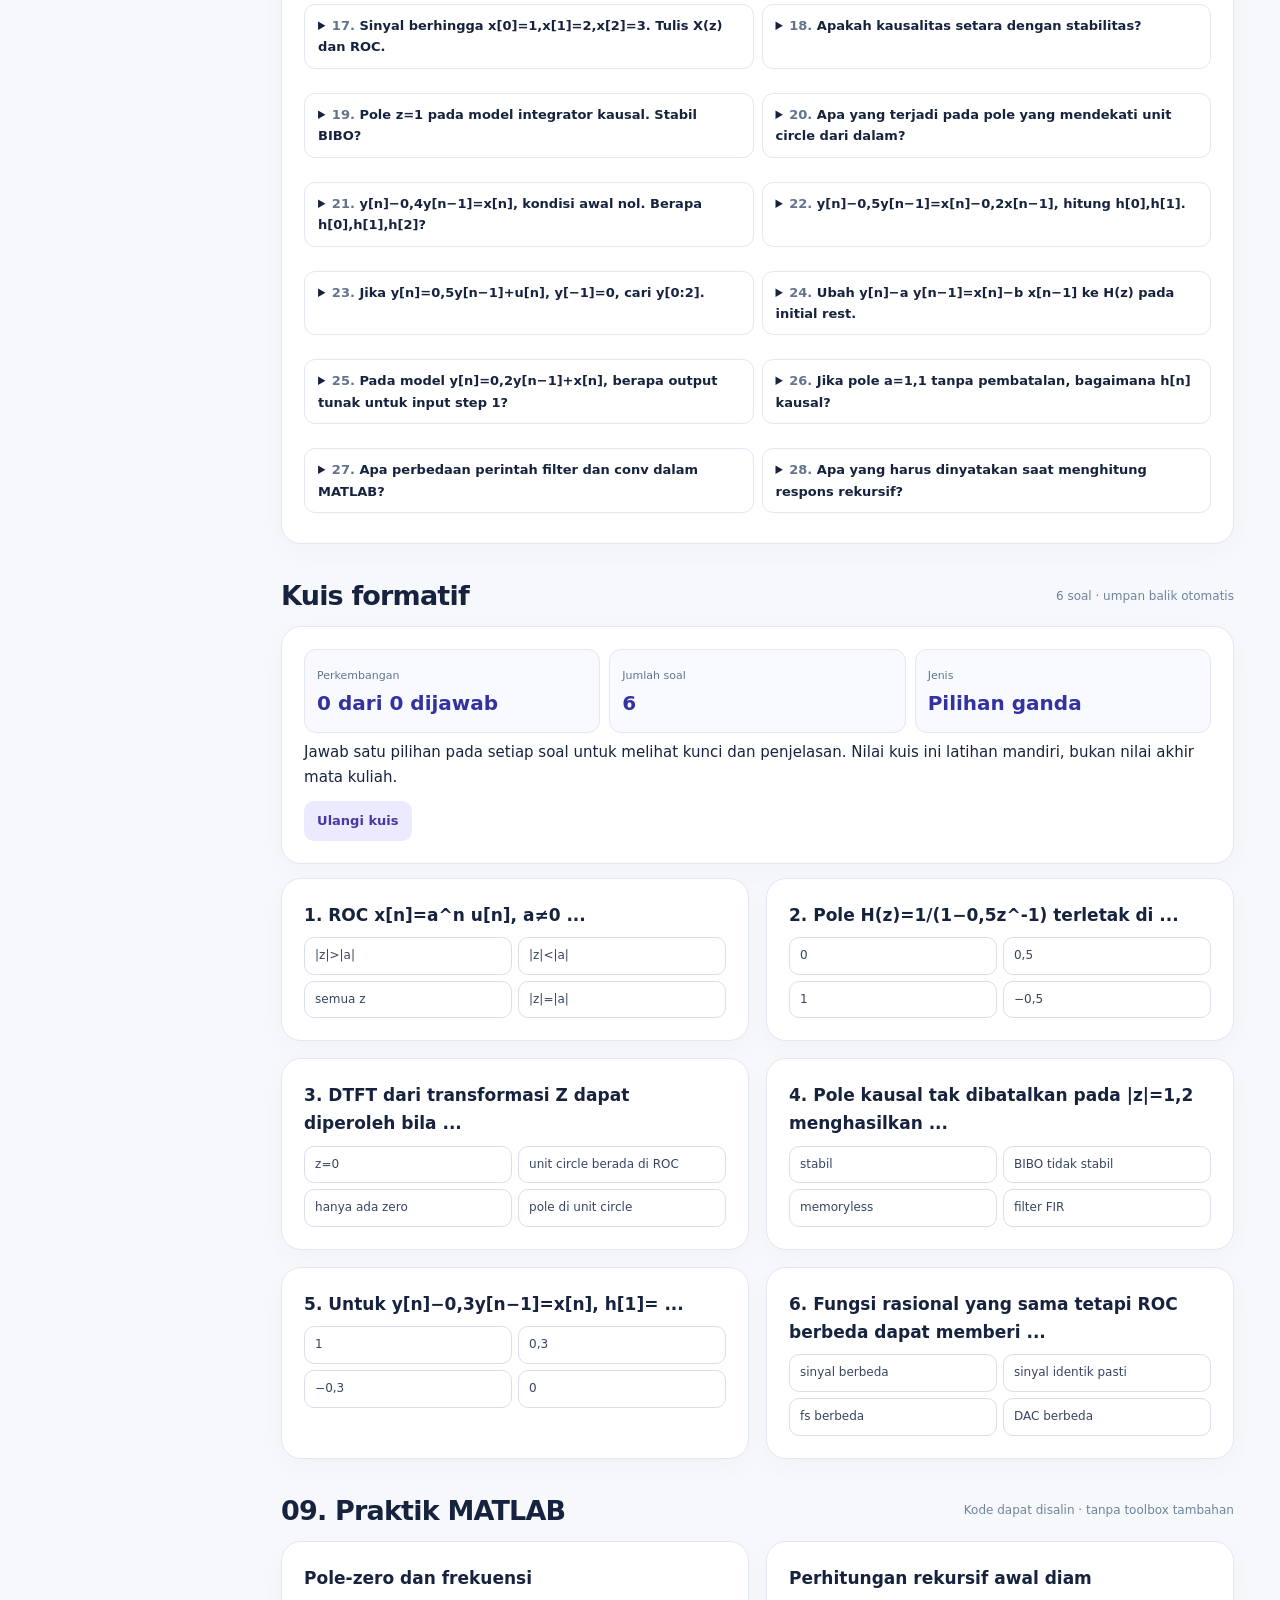
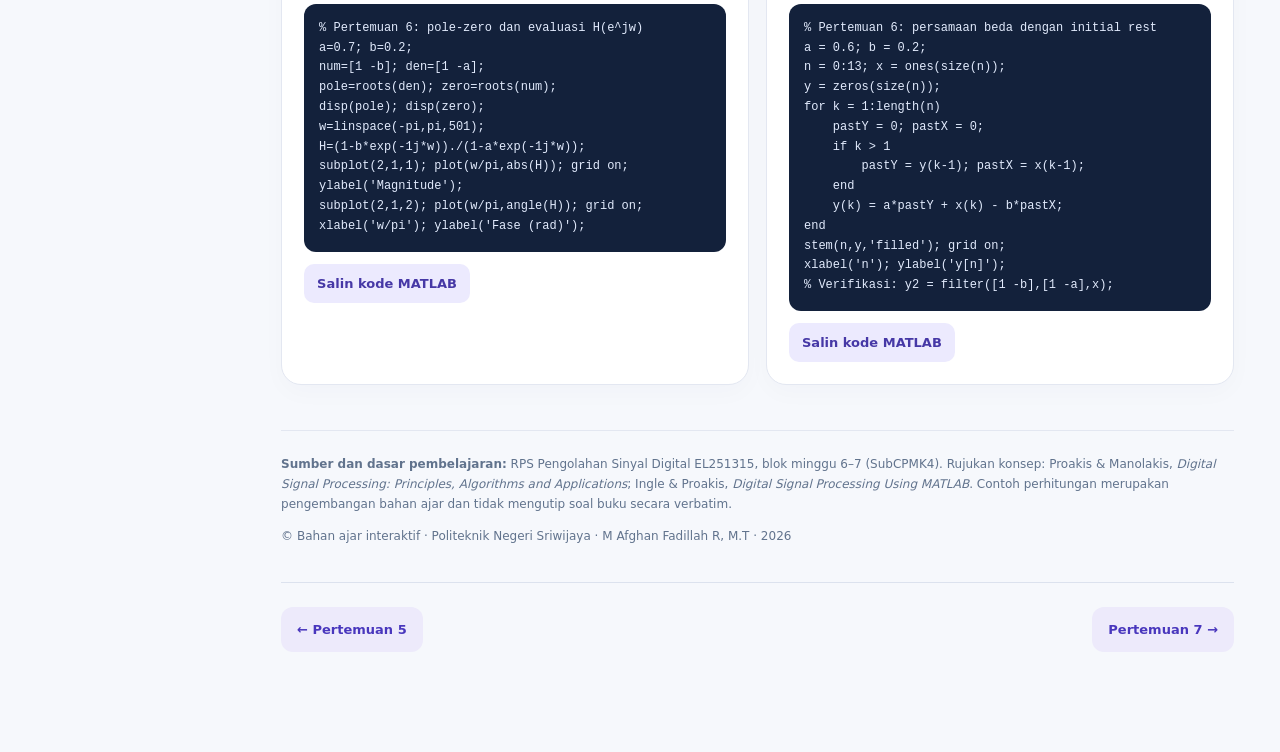
<file: pertemuan/pertemuan-06.html>
<!DOCTYPE html><html lang="id"><head><meta charset="UTF-8"><meta name="viewport" content="width=device-width,initial-scale=1"><meta name="description" content="Visualisasi interaktif mata kuliah Pengolahan Sinyal Digital pertemuan 6, Politeknik Negeri Sriwijaya"><title>Transformasi Z, ROC dan Pole-Zero | Pertemuan 6 | Polsri</title><link rel="stylesheet" href="../assets/css/b4fff58bee33e159.css"><link rel="stylesheet" href="../assets/css/course.css"></head><body><nav class="course-nav" aria-label="Navigasi mata kuliah"><a class="course-home" href="../index.html">← Pengolahan Sinyal</a><div class="course-pages"><a href="pertemuan-01.html"  aria-label="Pertemuan 1">01</a><a href="pertemuan-02.html"  aria-label="Pertemuan 2">02</a><a href="pertemuan-03.html"  aria-label="Pertemuan 3">03</a><a href="pertemuan-04.html"  aria-label="Pertemuan 4">04</a><a href="pertemuan-05.html"  aria-label="Pertemuan 5">05</a><a href="pertemuan-06.html" aria-current="page" aria-label="Pertemuan 6">06</a><a href="pertemuan-07.html"  aria-label="Pertemuan 7">07</a><a href="pertemuan-08.html"  aria-label="Pertemuan 8">08</a></div><span class="course-counter">Pertemuan 6 / 8</span></nav><div class="layout"><aside class="aside"><div class="brand"><img alt="Lambang Politeknik Negeri Sriwijaya" src="../assets/images/51b925a91c806756.png"><div><strong>POLITEKNIK NEGERI<br>SRIWIJAYA</strong><small>D4 Teknik Elektro</small></div></div><nav><div class="nav-heading">Pertemuan 6 · navigasi materi</div><a class="nav-link" href="#awal">Beranda</a><a class="nav-link" href="#inti">Transformasi Z</a><a class="nav-link" href="#roc">Region of convergence</a><a class="nav-link" href="#polezero">Pole-zero & stabilitas</a><a class="nav-link" href="#inverse">Z invers</a><a class="nav-link" href="#beda">Persamaan beda</a><a class="nav-link" href="#frekuensi">Kaitan dengan DTFT</a><a class="nav-link" href="#aplikasi">Contoh aplikasi</a><a class="nav-link" href="#latihan">Latihan pembahasan</a><a class="nav-link" href="#kuis">Kuis formatif</a><a class="nav-link" href="#matlab">Praktik MATLAB</a><div class="nav-heading">Pertemuan lain</div><a class="nav-link" href="pertemuan-05.html">Pertemuan 5 ↗</a></nav></aside><main class="content"><div class="top"><span>Politeknik Negeri Sriwijaya · Teknik Elektro</span><span class="tag">Bahan ajar interaktif · Pertemuan 6</span></div><section class="hero" id="awal"><div><span style="font-size:12px;color:#b4c4ff;letter-spacing:.12em;font-weight:800">DIGITAL SIGNAL PROCESSING · INTERACTIVE LAB</span><h1>Transformasi Z, ROC dan Pole-Zero</h1><p>Visualisasikan wilayah kekonvergenan, letak pole dan zero, transformasi invers, stabilitas, dan respons persamaan beda menggunakan bidang z interaktif.</p><span class="chip">Pertemuan 6</span><span class="chip">SubCPMK4</span><span class="chip">100 menit</span></div><div class="instructor"><small>Dosen pengampu</small><strong>M Afghan Fadillah R, M.T</strong><small>Program Studi D4 · Teknik Elektro<br>Politeknik Negeri Sriwijaya</small><div style="font-family:Consolas,monospace;font-size:20px;color:#b4d8ff;margin-top:7px">X(z) = Σ x[n] z^(−n)</div></div></section><section class="main-section" id="inti"><div class="section-head"><h2>01. Mengapa Transformasi Z?</h2><small>SubCPMK4 · konsep utama</small></div><div class="grid"><div class="card"><h3>Meluaskan DTFT ke bidang kompleks</h3><p>Transformasi Z bilateral memperkenalkan variabel <b>z=r e<sup>jω</sup></b> untuk mempelajari deret dan sistem diskrit, termasuk pertumbuhan/peluruhan yang tidak langsung bisa dianalisis dengan DTFT.</p><div class="formula">X(z) = ∑<sub>n=−∞</sub><sup>∞</sup> x[n] z<sup>−n</sup></div><p>Transformasi Z tidak lengkap hanya dengan fungsi rasional: diperlukan <b>region of convergence (ROC)</b> atau daerah kekonvergenan.</p><div class="formula">DTFT: z=e<sup>jω</sup> dan |z|=1, <b>jika lingkaran satuan masuk ROC</b>.</div></div><div class="card"><h3>Rantai analisis sinyal-sistem</h3><div class="flowline"><span>Sinyal x[n]</span><b>→</b><span>Transformasi Z X(z)</span><b>→</b><span>H(z)</span><b>→</b><span>Y(z)=X(z)H(z)</span></div><div class="table-scroll"><table><tr><th>Ranah</th><th>Kegunaan</th></tr><tr><td>Waktu</td><td>Hitung sampel, persamaan beda dan kondisi awal</td></tr><tr><td>DTFT</td><td>Respons magnitudo dan fase versus frekuensi</td></tr><tr><td>Z</td><td>Pole-zero, ROC, dinamika, analisis sistem rasional</td></tr></table></div><div class="callout">Akan dipakai terutama <b>Transformasi Z bilateral</b> dan sistem dengan kondisi awal nol. Penyelesaian dengan kondisi awal tak nol memerlukan penanganan khusus.</div></div></div></section><section class="main-section" id="roc"><div class="section-head"><h2>02. Eksplorasi ROC: satu rumus, dua sinyal</h2><small>Interaktif · arah deret</small></div><div class="grid"><div class="card"><h3>Pilih tipe urutan dan nilai a</h3><div class="formula">X(z)=1/(1−az<sup>−1</sup>) = z/(z−a)</div><p>Fungsi rasional di atas bisa menghasilkan sinyal berbeda jika ROC berbeda. Warna biru pada bidang kompleks menunjukkan ROC yang dipilih.</p><div class="controls"><label class="field">|a| (pole pada sumbu real positif)<input type="range" id="s6rocA" min="0.2" max="1.4" step="0.1" value="0.6"></label><label class="field">Bentuk deret<select id="s6rocMode"><option value="right">Sisi kanan aⁿu[n]</option><option value="left">Sisi kiri −aⁿu[−n−1]</option></select></label></div><div class="callout" id="s6rocInfo"></div><p class="hint">Pola arsiran bukan konvergensi numerik setiap titik; ini ilustrasi <b>cakupan wilayah</b> ROC. Kutub selalu dikecualikan dari ROC.</p></div><div class="card"><h3>Bidang z dan respons deret</h3><div class="plot-wrap"><div class="plot-title">Lingkaran |z|=1, letak pole dan ROC</div><svg class="plot" id="s6rocPlot" viewBox="0 0 620 225" role="img" aria-label="Lingkaran |z|=1, letak pole dan ROC"></svg></div><div class="plot-wrap"><div class="plot-title">Contoh sampel untuk masing-masing ROC</div><svg class="plot" id="s6rocSeq" viewBox="0 0 620 225" role="img" aria-label="Contoh sampel untuk masing-masing ROC"></svg></div></div></div></section><section class="main-section" id="polezero"><div class="section-head"><h2>03. Laboratorium pole-zero dan stabilitas</h2><small>Interaktif · fungsi sistem</small></div><div class="grid"><div class="card"><h3>Model sistem rasional orde satu</h3><div class="formula">H(z)=(1−bz<sup>−1</sup>)/(1−az<sup>−1</sup>)</div><p>Dengan koefisien nyata dan <b>a≠b</b>, pole berada di z=a dan zero berada di z=b. Apabila a=b, faktor dibatalkan sehingga bentuk minimal H(z)=1.</p><div class="controls"><label class="field">Pole a<input type="range" id="s6a" min="-1.3" max="1.3" step="0.1" value="0.6"></label><label class="field">Zero b<input type="range" id="s6b" min="-1.2" max="1.2" step="0.1" value="0.2"></label></div><div class="callout" id="s6poleInfo"></div><div class="table-scroll"><table><tr><th>Parameter</th><th>Interpretasi</th></tr><tr><td>|a|&lt;1</td><td>Model kausal orde satu stabil BIBO (jika pole tak dibatalkan)</td></tr><tr><td>|a|≥1</td><td>Model kausal tak stabil BIBO (jika pole tak dibatalkan)</td></tr><tr><td>a=b</td><td>Pembatalan pole-zero secara aljabar; H(z)=1 dalam model minimal</td></tr></table></div></div><div class="card"><h3>Pole (×), zero (○), dan lingkaran satuan</h3><div class="plot-wrap"><div class="plot-title">Bidang-z dan lingkaran satuan</div><svg class="plot" id="s6polePlot" viewBox="0 0 620 225" role="img" aria-label="Bidang-z dan lingkaran satuan"></svg></div><div class="plot-wrap"><div class="plot-title">Magnitudo respons frekuensi jika DTFT ada</div><svg class="plot" id="s6poleH" viewBox="0 0 620 225" role="img" aria-label="Magnitudo respons frekuensi jika DTFT ada"></svg></div></div></div></section><section class="main-section" id="inverse"><div class="section-head"><h2>04. Transformasi Z invers</h2><small>Deret geometri dan ROC</small></div><div class="grid"><div class="card"><h3>Dua invers untuk fungsi rasional yang sama</h3><p>Untuk a nyata positif dan a≠0, fungsi X(z)=1/(1−az⁻¹) memiliki dua invers umum berdasarkan ROC:</p><div class="formula">|z|&gt;a: &nbsp; x[n]=a<sup>n</sup>u[n]</div><div class="formula">|z|&lt;a: &nbsp; x[n]=−a<sup>n</sup>u[−n−1]</div><p>Hubungan ROC menentukan apakah sinyal berada di sisi kanan atau kiri indeks 0. Ubah a untuk melihat pola pertumbuhan atau peluruhan.</p><div class="controls"><label class="field">Nilai a<input type="range" id="s6invA" min="0.2" max="1.2" step="0.1" value="0.6"></label><label class="field">Pilihan invers<select id="s6invMode"><option value="right">Causal/right-sided</option><option value="left">Anti-causal/left-sided</option></select></label></div><div class="callout" id="s6invInfo"></div></div><div class="card"><h3>Deret hasil invers</h3><div class="plot-wrap"><div class="plot-title">x[n] untuk −8 ≤ n ≤ 8</div><svg class="plot" id="s6inverseSeq" viewBox="0 0 620 225" role="img" aria-label="x[n] untuk −8 ≤ n ≤ 8"></svg></div><p class="hint">Pada model anti-kausal dengan a kecil, nilai untuk n negatif yang jauh dari nol dapat sangat besar; grafik ini memperlihatkan sampel terbatas saja.</p></div></div></section><section class="main-section" id="beda"><div class="section-head"><h2>05. Dari H(z) ke persamaan beda</h2><small>Praktik analisis sistem</small></div><div class="grid"><div class="card"><h3>Implementasikan sistem dengan kondisi awal nol</h3><div class="formula">y[n]−a y[n−1]=x[n]−b x[n−1]</div><div class="formula">H(z)= (1−bz<sup>−1</sup>)/(1−az<sup>−1</sup>)</div><p>Model ini memakai <b>y[−1]=0 dan x[−1]=0</b> (initial rest) serta indeks mulai n=0. Parameter sama dengan laboratorium pole-zero.</p><div class="controls"><label class="field">Input<select id="s6input"><option value="imp">Impuls δ[n]</option><option value="step">Step u[n]</option><option value="pulse">Pulsa 4 sampel</option></select></label></div><div class="callout" id="s6diffInfo"></div><div class="table-scroll"><table><thead><tr><th>n</th><th>x[n]</th><th>y[n]</th></tr></thead><tbody id="s6diffRows"></tbody></table></div></div><div class="card"><h3>Respons 14 sampel</h3><div class="plot-wrap"><div class="plot-title">Input x[n] dan output y[n]</div><svg class="plot" id="s6diffSeq" viewBox="0 0 620 225" role="img" aria-label="Input x[n] dan output y[n]"></svg></div></div></div></section><section class="main-section" id="frekuensi"><div class="section-head"><h2>06. Kaitan transformasi Z dan respons frekuensi</h2><small>ROC · unit circle · DTFT</small></div><div class="grid"><div class="card"><h3>Kapan H(eʲω) boleh dipakai?</h3><p>Sistem kausal rasional memiliki ROC di luar pole dengan radius terbesar. Jika lingkaran satuan termasuk ROC, evaluasi H(z) pada z=e<sup>jω</sup> menjadi respons frekuensi.</p><div class="formula">H(e<sup>jω</sup>) = (1−be<sup>−jω</sup>)/(1−ae<sup>−jω</sup>)</div><div class="controls"><label class="field">ω/π untuk evaluasi<input type="range" id="s6omega" min="0" max="1" step="0.02" value="0.3"></label></div><div id="s6freqInfo" class="callout"></div><div class="note">Pada sistem kausal dengan pole tak dibatalkan |a|≥1, lingkaran satuan bukan ROC. Kurva H(e<sup>jω</sup>) <b>tidak</b> ditafsirkan sebagai DTFT dari respons impuls tersebut.</div></div><div class="card"><h3>Magnitudo dan fase pada lingkaran satuan</h3><div class="plot-wrap"><div class="plot-title">Magnitudo |H(eʲω)|, jika ROC memenuhi</div><svg class="plot" id="s6freqMag" viewBox="0 0 620 225" role="img" aria-label="Magnitudo |H(eʲω)|, jika ROC memenuhi"></svg></div><div class="plot-wrap"><div class="plot-title">Fase ∠H(eʲω), jika ROC memenuhi</div><svg class="plot" id="s6freqPhase" viewBox="0 0 620 225" role="img" aria-label="Fase ∠H(eʲω), jika ROC memenuhi"></svg></div></div></div></section><section class="main-section" id="aplikasi"><div class="section-head"><h2>07. Penerapan transformasi Z di teknik elektro</h2><small>Foto perangkat dan interpretasi</small></div><div class="photo-grid"><article class="photo"><img src="../assets/images/5bbf18815da9e0e0.jpg" alt="Lengan robot industri"/><div class="desc"><h3>Pemodelan pengendali digital</h3><p><b>Makna foto:</b> Data posisi dan perintah motor diproses secara diskrit. Pole sistem tertutup membantu mempelajari kecepatan redaman respons dari satu sampel ke sampel berikutnya.</p><a href="https://commons.wikimedia.org/wiki/File:Industrial-robots.jpg" target="_blank" rel="noopener">Sumber foto: ISAPUT, Wikimedia Commons · CC BY-SA 4.0 ↗</a></div></article><article class="photo"><img src="../assets/images/2e8a0b48552f33d8.jpg" alt="Sensor akselerometer ADXL345"/><div class="desc"><h3>Filter digital sensor getaran</h3><p><b>Makna foto:</b> Keluaran akselerometer dapat diproses dengan filter IIR berpersamaan beda. Posisi pole terkait respons transien serta batas stabilitas model.</p><a href="https://commons.wikimedia.org/wiki/File:SparkFun_Triple-Axis-Accelerometer-Breakout_ADXL345_09836-_01c.jpg" target="_blank" rel="noopener">Sumber foto: SparkFun, Wikimedia Commons · CC BY 2.0 ↗</a></div></article><article class="photo"><img src="../assets/images/f221e918a008612e.jpg" alt="Rotary encoder"/><div class="desc"><h3>Estimasi kecepatan motor</h3><p><b>Makna foto:</b> Pulsa encoder menjadi deret masukan pengolah digital. Konsep H(z) berguna untuk memahami bagaimana filter atau estimator menanggapi fluktuasi antar-sampel.</p><a href="https://commons.wikimedia.org/wiki/File:Rotary_encoder.jpg" target="_blank" rel="noopener">Sumber foto: Joao Paulo Chagas, Wikimedia Commons · CC BY 4.0 ↗</a></div></article></div><div class="card full"><h3>Studi kasus: redaman noise pada servo</h3><p>Engineer menggunakan y[n]=0,9y[n−1]+0,1x[n]. Tentukan pole, nilai DC, dan apakah sistem kausal ini stabil.</p><div class="callout"><b>Pembahasan:</b> H(z)=0,1/(1−0,9z⁻¹), pole 0,9, |H(0)|=0,1/(1−0,9)=1. Karena 0,9 berada di dalam unit circle, sistem stabil BIBO tetapi responsnya relatif lambat.</div></div></section><section class="main-section" id="latihan"><div class="section-head"><h2>08. Bank contoh soal dan pembahasan</h2><small>Contoh original · uraian bertahap</small></div><div class="card"><p>Terdapat <b><span class="problem-count" id="totalProblems"></span> contoh soal</b> yang dikelompokkan berdasarkan topik. Pilih kategori lalu klik pertanyaan untuk menampilkan langkah pembahasan.</p><div class="topicbar" id="quizTopics"></div><div class="quizlist" id="quizList"></div></div></section><section class="main-section" id="kuis"><div class="section-head"><h2>Kuis formatif</h2><small>6 soal · umpan balik otomatis</small></div><div class="card"><div class="statrow"><div class="stat"><small>Perkembangan</small><strong id="testScore">0 dari 0 dijawab</strong></div><div class="stat"><small>Jumlah soal</small><strong>6</strong></div><div class="stat"><small>Jenis</small><strong>Pilihan ganda</strong></div></div><p>Jawab satu pilihan pada setiap soal untuk melihat kunci dan penjelasan. Nilai kuis ini latihan mandiri, bukan nilai akhir mata kuliah.</p><button class="btn" type="button" id="testReset">Ulangi kuis</button></div><div id="testList" class="grid" style="margin-top:14px"></div></section><section class="main-section" id="matlab"><div class="section-head"><h2>09. Praktik MATLAB</h2><small>Kode dapat disalin · tanpa toolbox tambahan</small></div><div class="grid"><div class="card"><h3>Pole-zero dan frekuensi</h3><pre class="matcode" id="mat6a">% Pertemuan 6: pole-zero dan evaluasi H(e^jw)
a=0.7; b=0.2;
num=[1 -b]; den=[1 -a];
pole=roots(den); zero=roots(num);
disp(pole); disp(zero);
w=linspace(-pi,pi,501);
H=(1-b*exp(-1j*w))./(1-a*exp(-1j*w));
subplot(2,1,1); plot(w/pi,abs(H)); grid on;
ylabel(&#x27;Magnitude&#x27;);
subplot(2,1,2); plot(w/pi,angle(H)); grid on;
xlabel(&#x27;w/pi&#x27;); ylabel(&#x27;Fase (rad)&#x27;);</pre><button class="btn" type="button" data-copy="mat6a">Salin kode MATLAB</button></div><div class="card"><h3>Perhitungan rekursif awal diam</h3><pre class="matcode" id="mat6b">% Pertemuan 6: persamaan beda dengan initial rest
a = 0.6; b = 0.2;
n = 0:13; x = ones(size(n));
y = zeros(size(n));
for k = 1:length(n)
    pastY = 0; pastX = 0;
    if k &gt; 1
        pastY = y(k-1); pastX = x(k-1);
    end
    y(k) = a*pastY + x(k) - b*pastX;
end
stem(n,y,&#x27;filled&#x27;); grid on;
xlabel(&#x27;n&#x27;); ylabel(&#x27;y[n]&#x27;);
% Verifikasi: y2 = filter([1 -b],[1 -a],x);</pre><button class="btn" type="button" data-copy="mat6b">Salin kode MATLAB</button></div></div></section><footer><b>Sumber dan dasar pembelajaran:</b> RPS Pengolahan Sinyal Digital EL251315, blok minggu 6–7 (SubCPMK4). Rujukan konsep: Proakis &amp; Manolakis, <i>Digital Signal Processing: Principles, Algorithms and Applications</i>; Ingle &amp; Proakis, <i>Digital Signal Processing Using MATLAB</i>. Contoh perhitungan merupakan pengembangan bahan ajar dan tidak mengutip soal buku secara verbatim.<p>© Bahan ajar interaktif · Politeknik Negeri Sriwijaya · M Afghan Fadillah R, M.T · 2026</p></footer><nav class="course-pager" aria-label="Lanjutkan materi"><a href="pertemuan-05.html">← Pertemuan 5</a><a href="pertemuan-07.html">Pertemuan 7 →</a></nav></main></div><script src="../assets/js/d90cca86969c010c.js"></script></body></html>
</file>
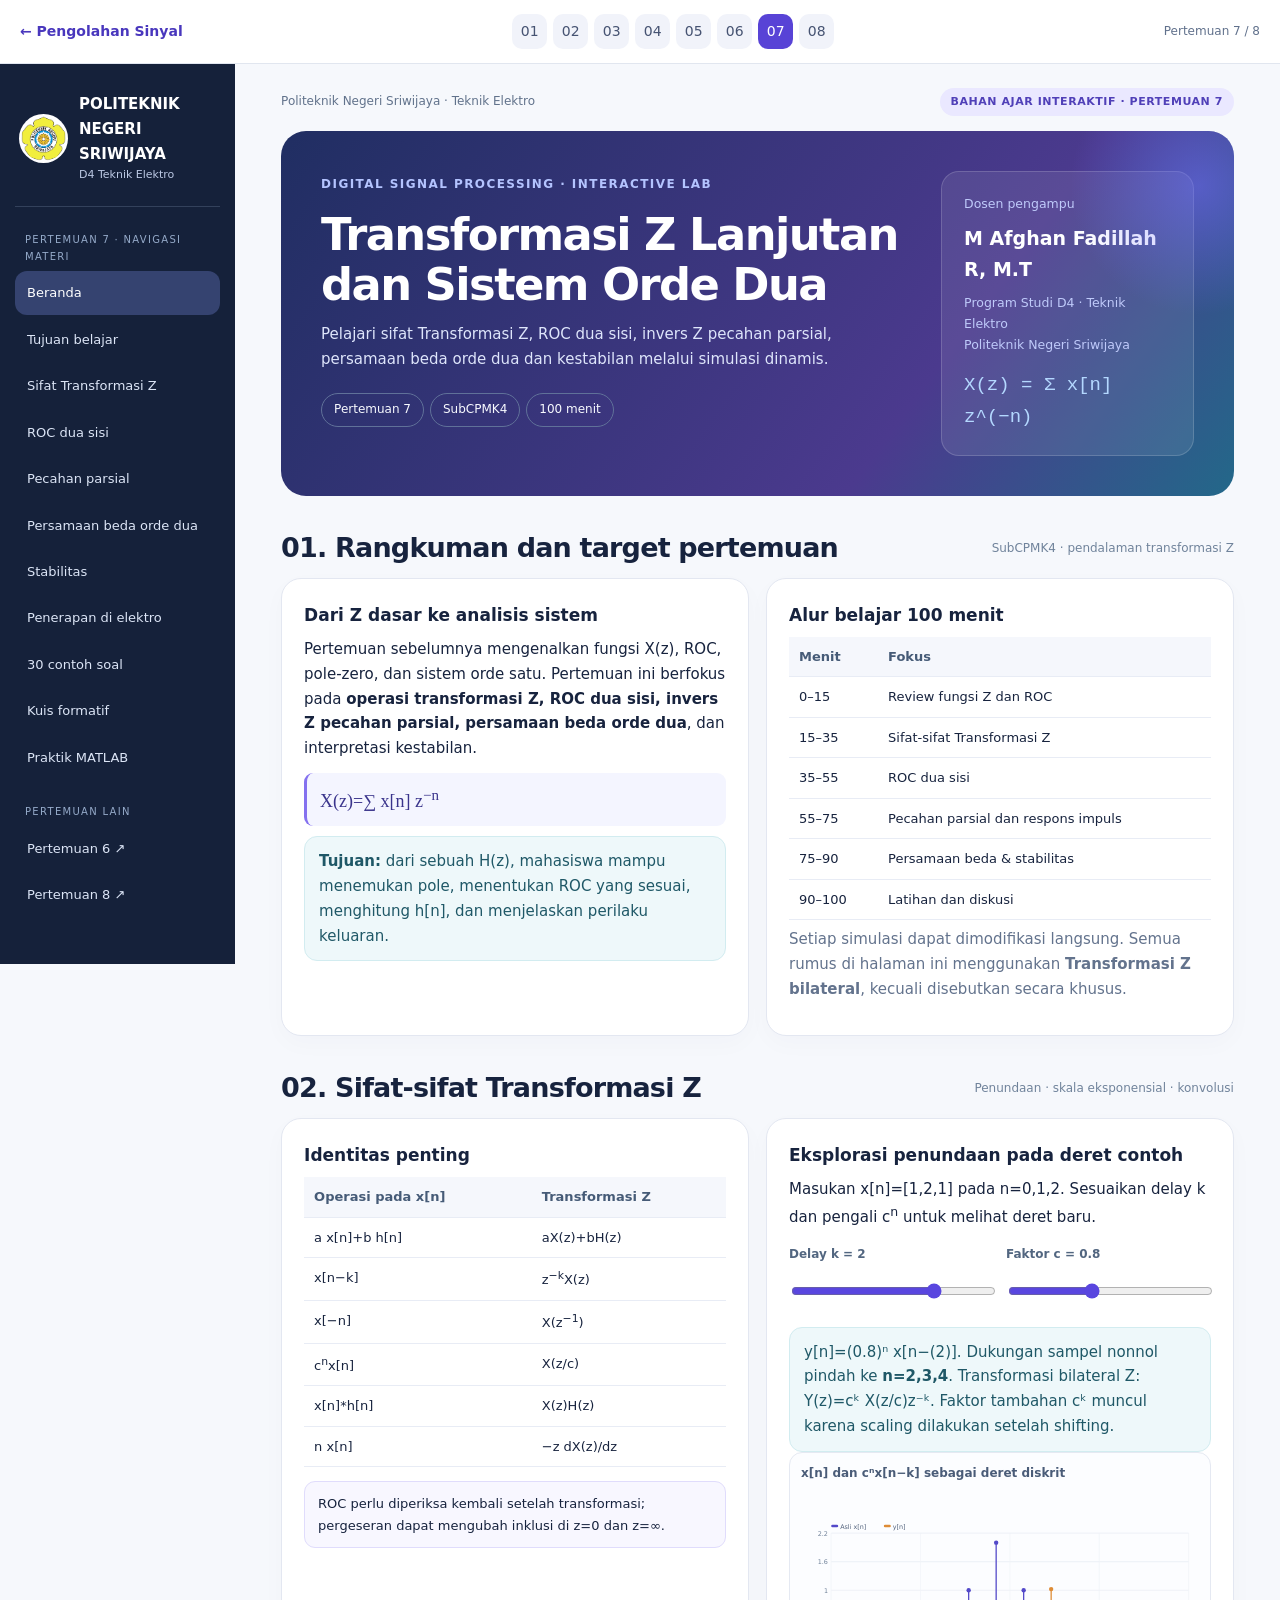
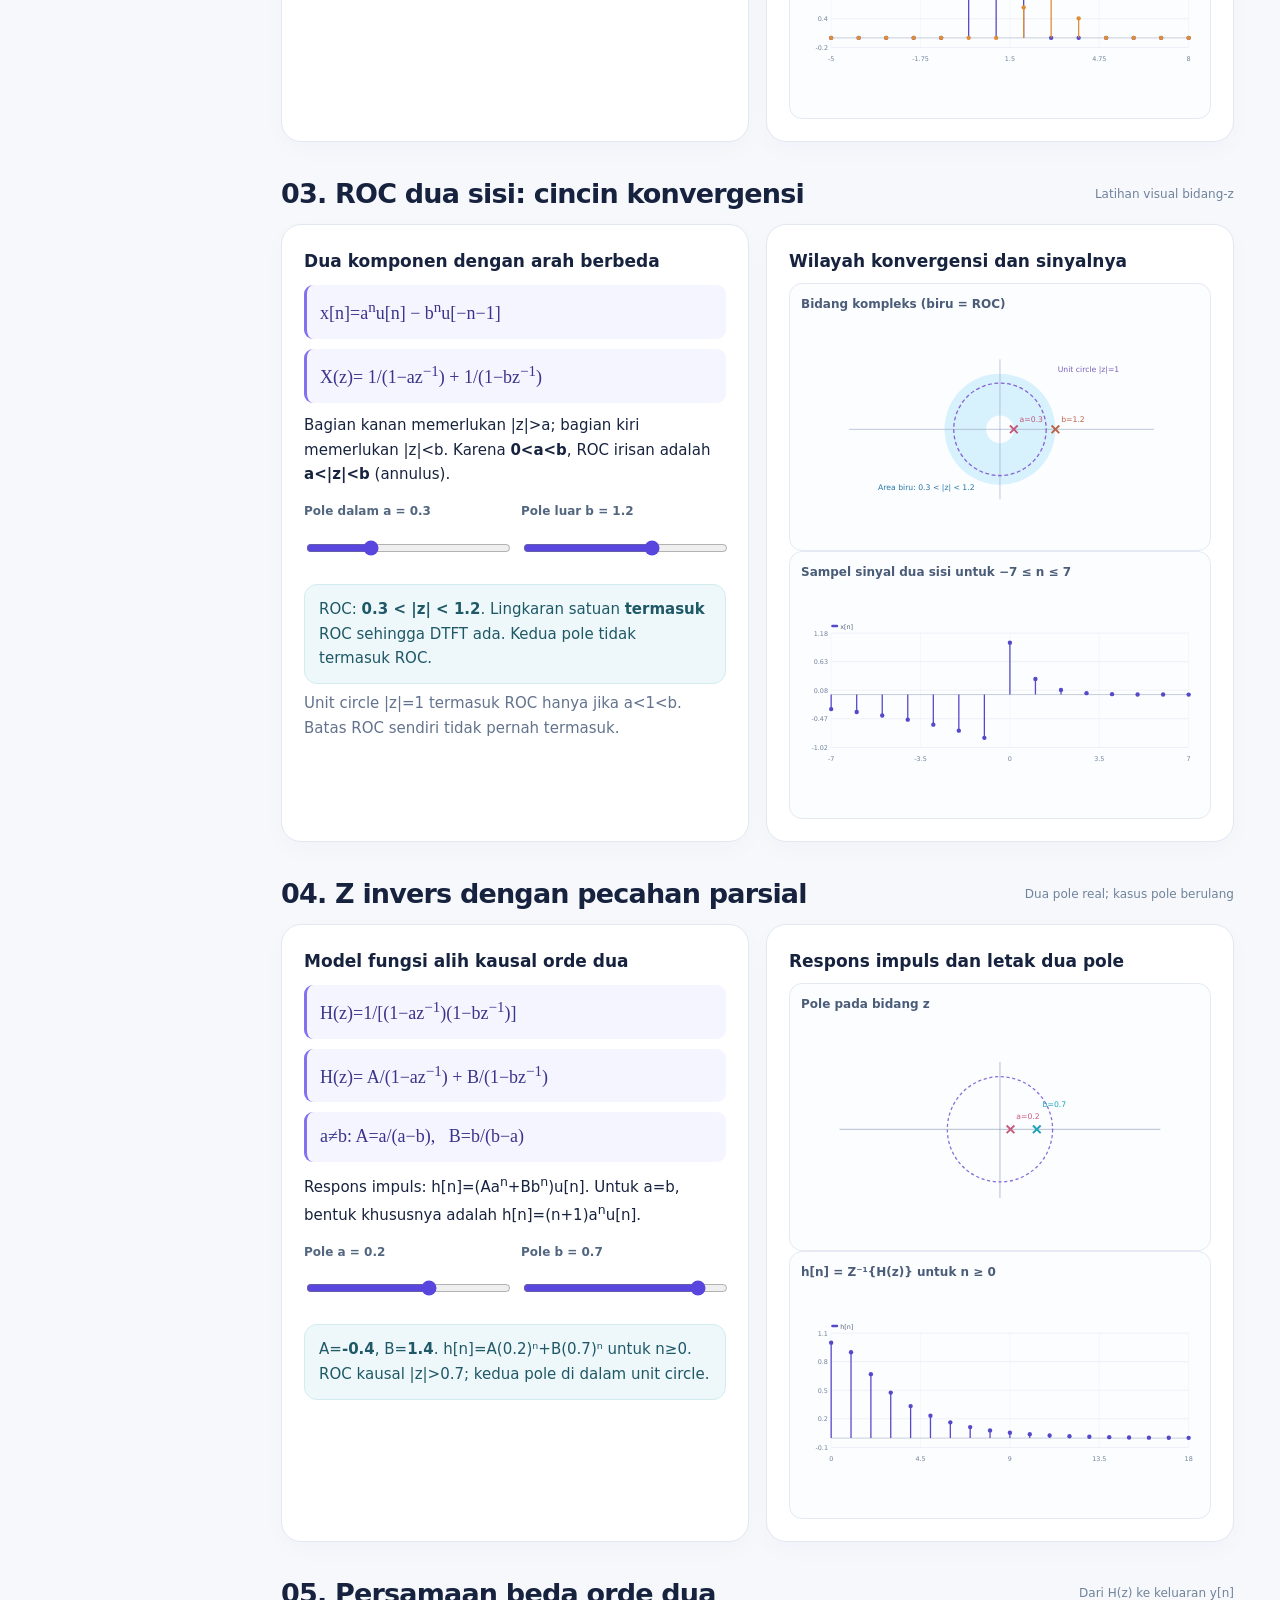
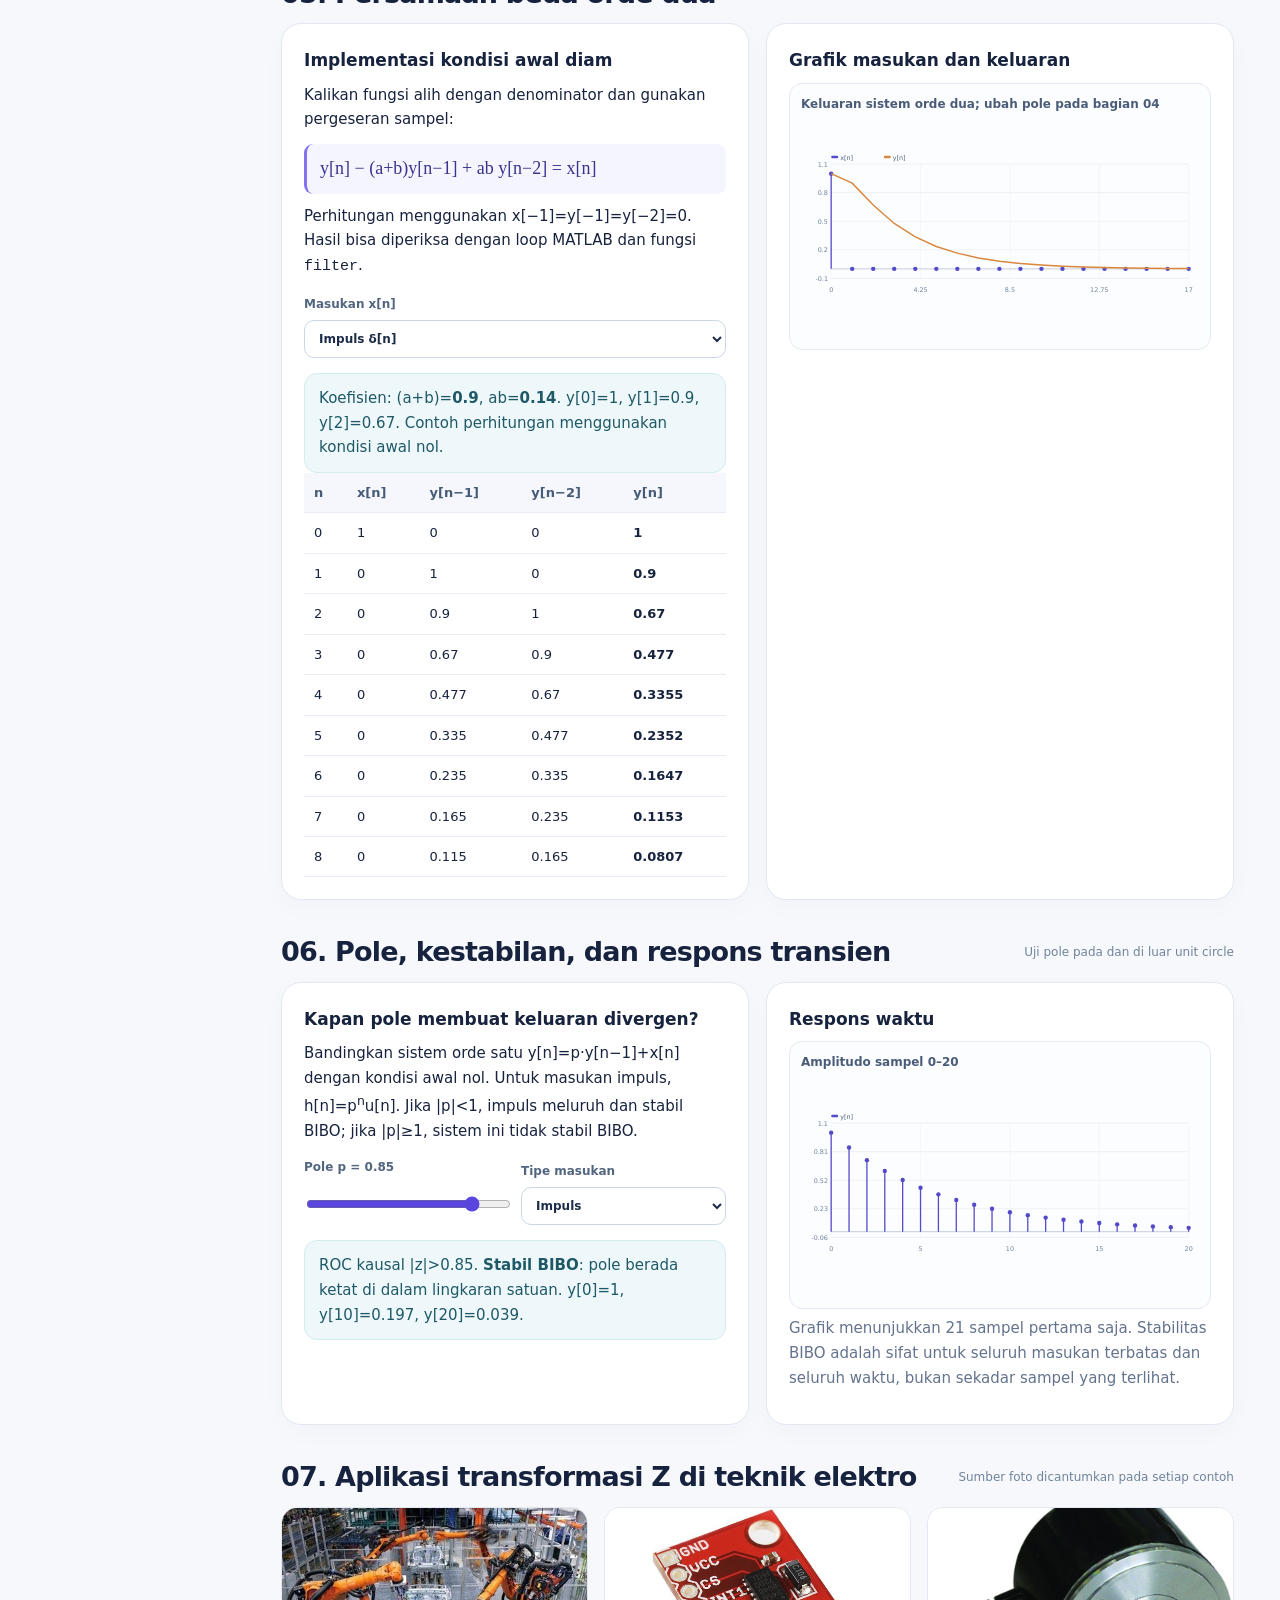
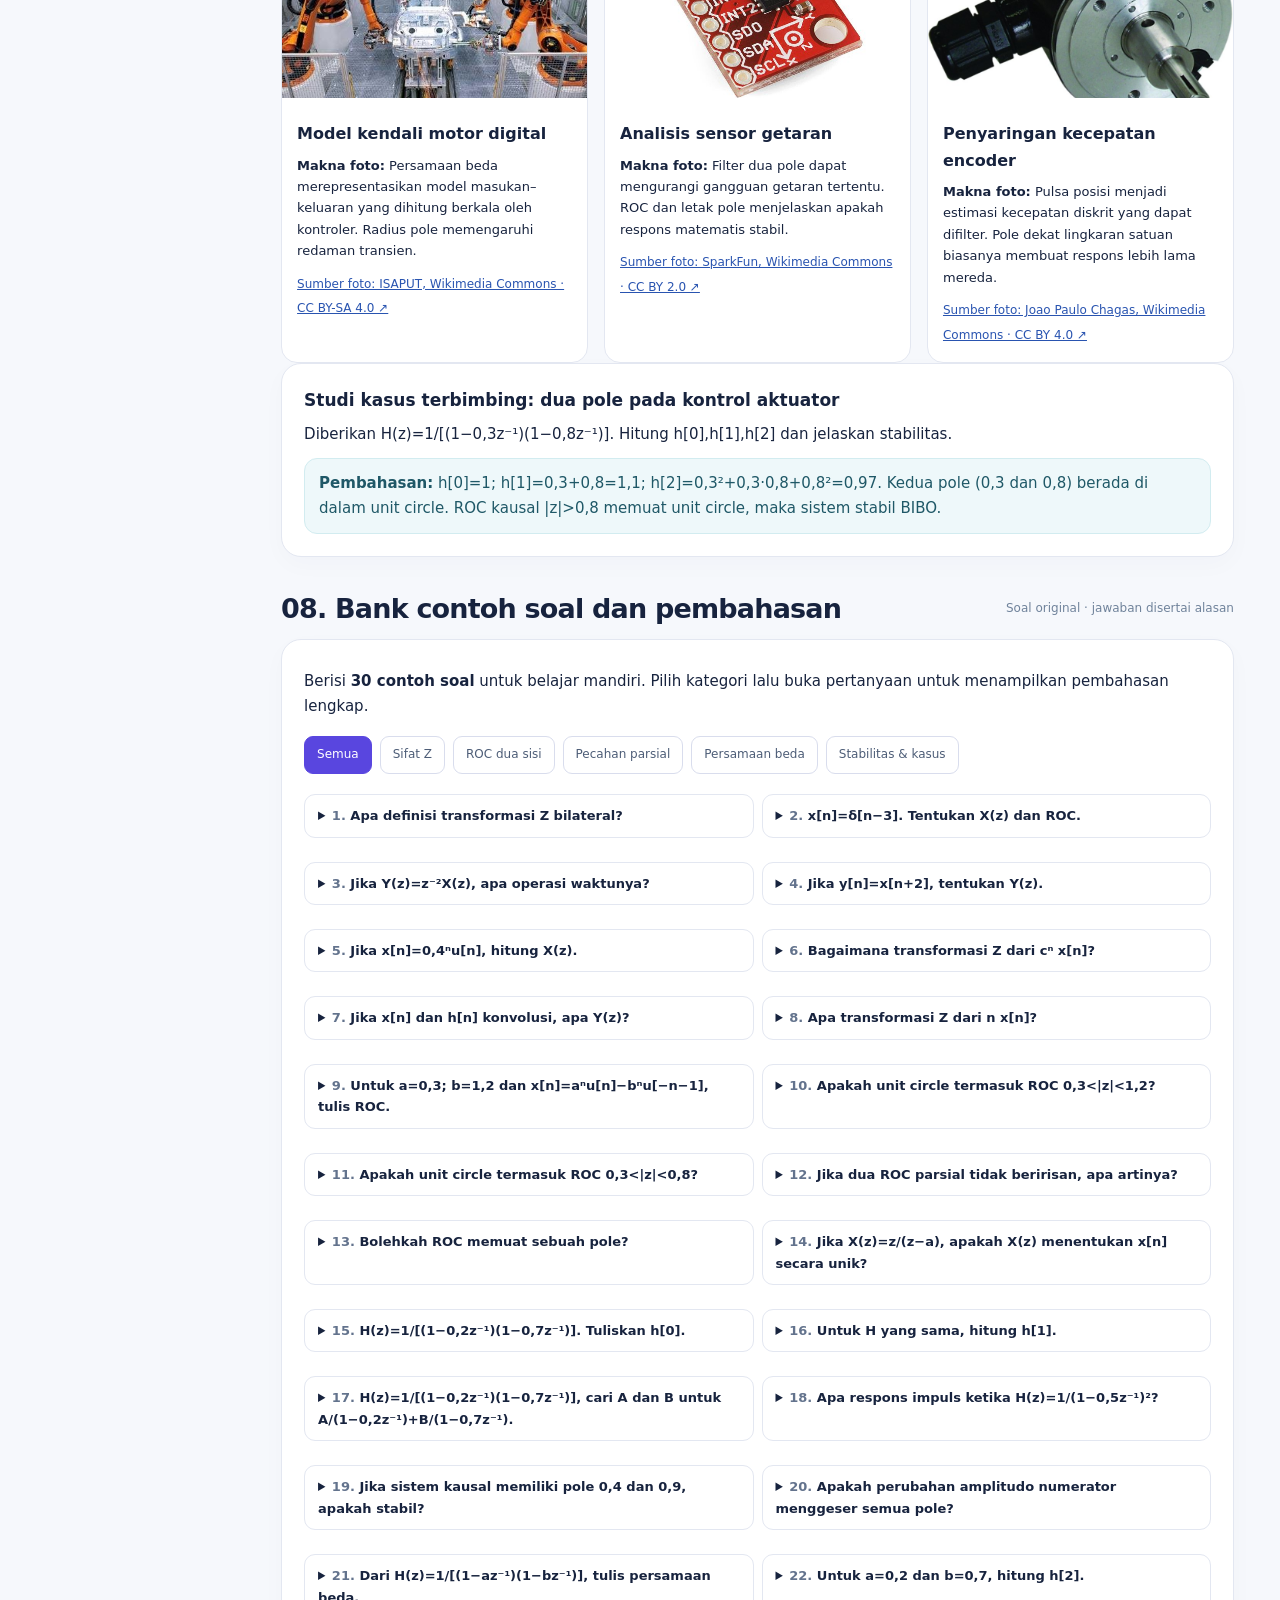
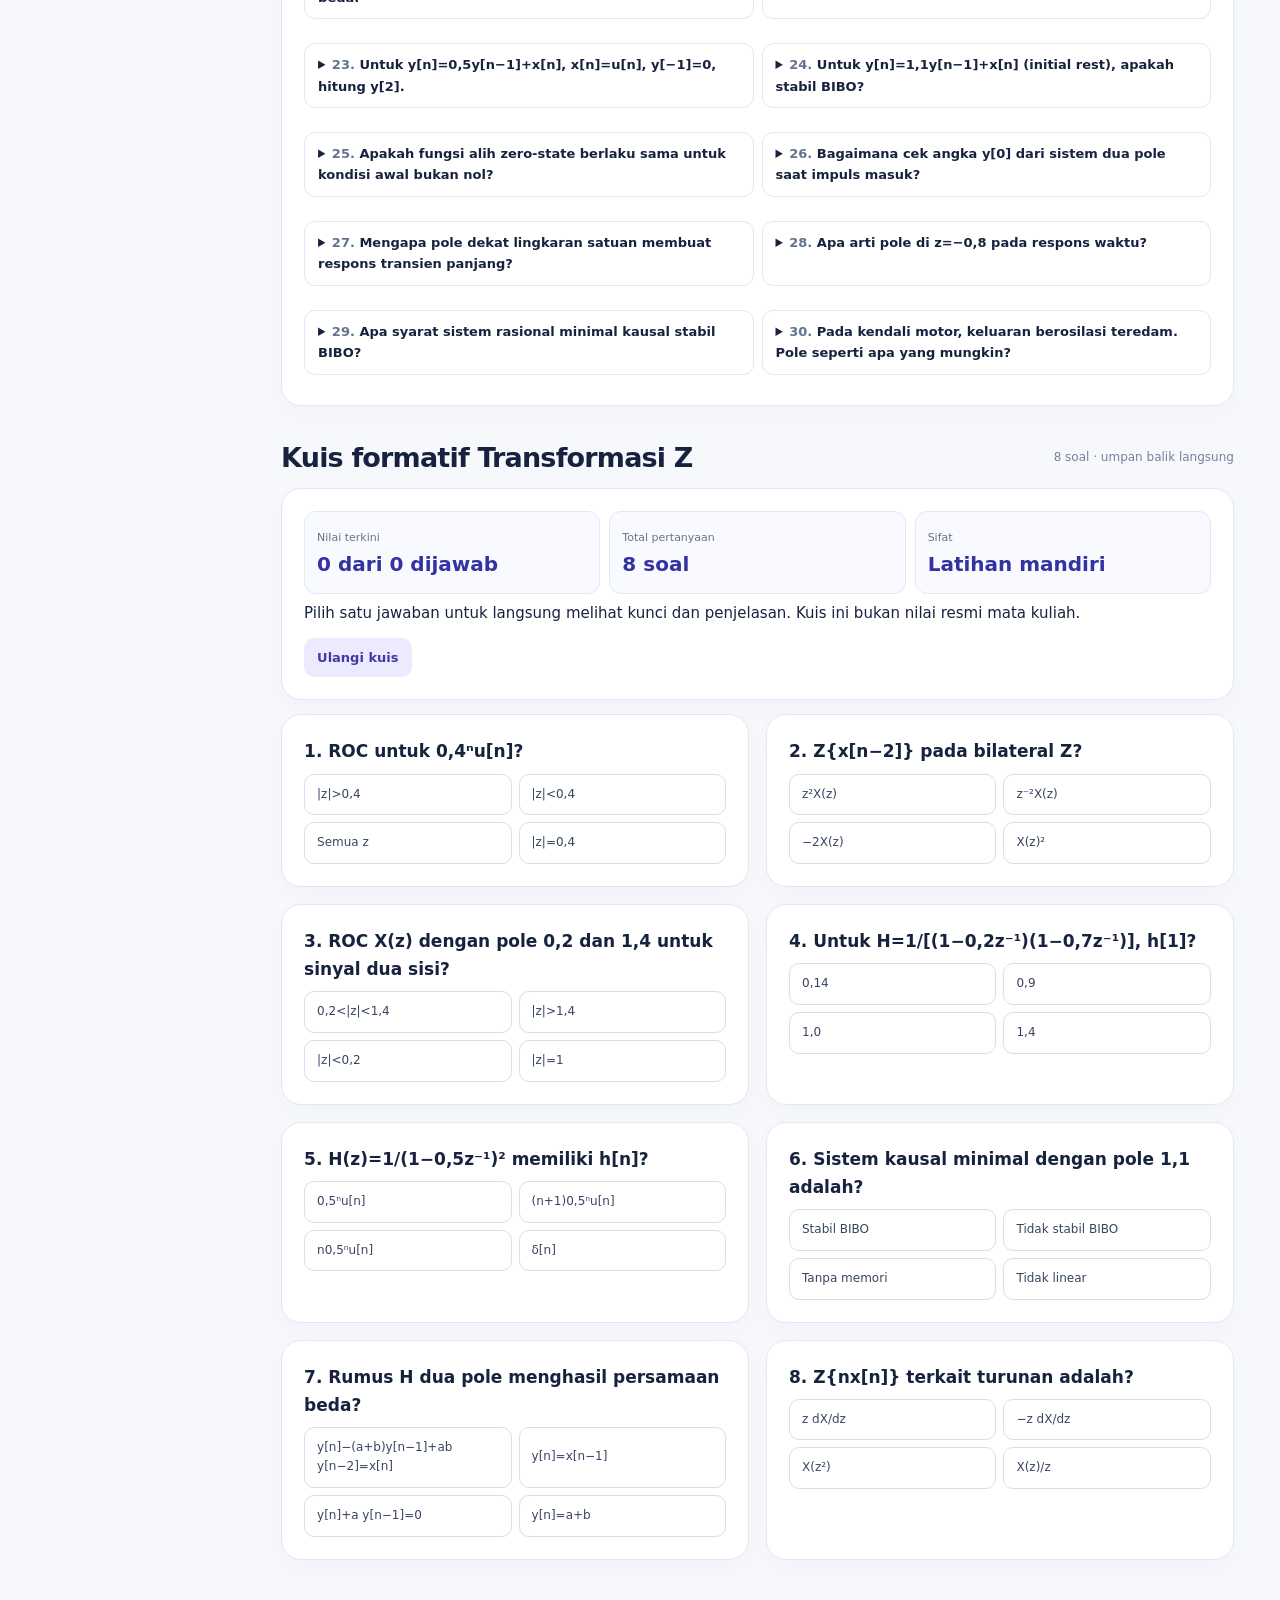
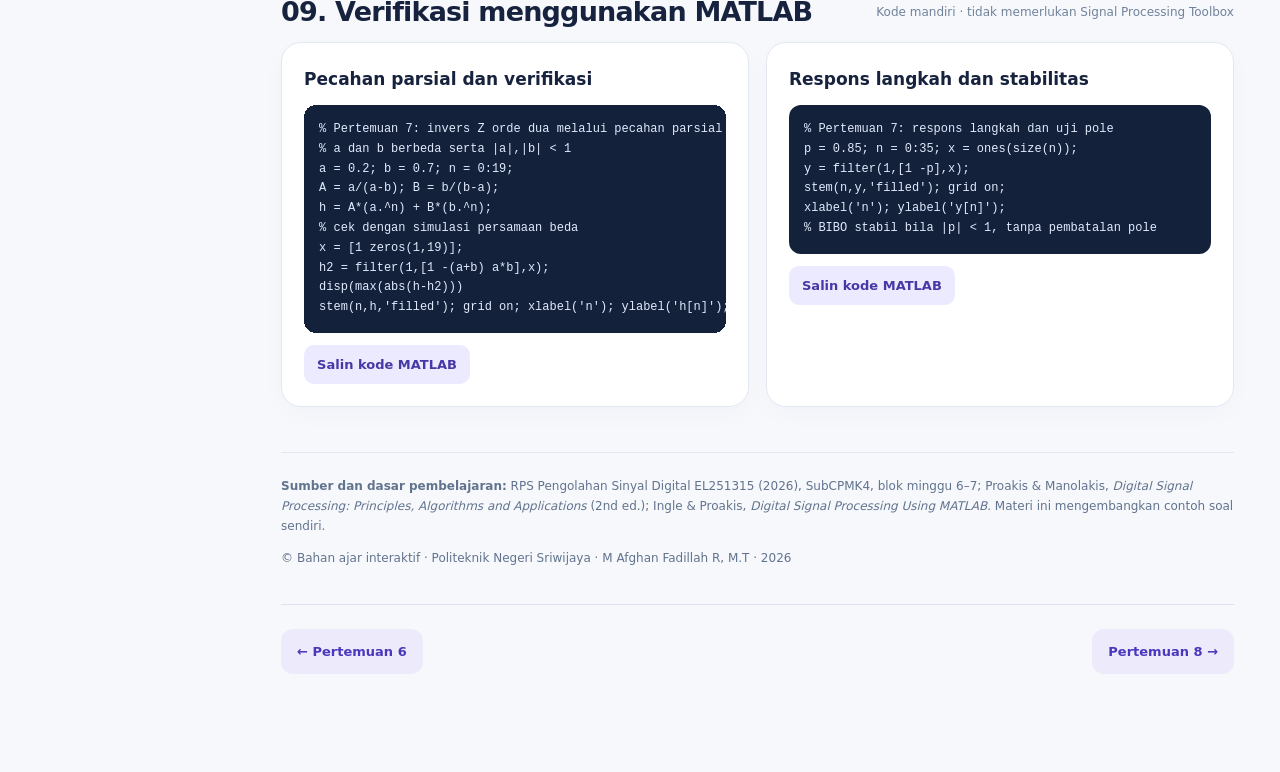
<file: pertemuan/pertemuan-07.html>
<!DOCTYPE html><html lang="id"><head><meta charset="UTF-8"><meta name="viewport" content="width=device-width,initial-scale=1"><meta name="description" content="Visualisasi Pengolahan Sinyal Digital pertemuan 7 Politeknik Negeri Sriwijaya"><title>Pertemuan 7 — Transformasi Z Lanjutan dan Sistem Orde Dua | Polsri</title><link rel="stylesheet" href="../assets/css/2d7eb7cb96f39537.css"><link rel="stylesheet" href="../assets/css/course.css"></head><body><nav class="course-nav" aria-label="Navigasi mata kuliah"><a class="course-home" href="../index.html">← Pengolahan Sinyal</a><div class="course-pages"><a href="pertemuan-01.html"  aria-label="Pertemuan 1">01</a><a href="pertemuan-02.html"  aria-label="Pertemuan 2">02</a><a href="pertemuan-03.html"  aria-label="Pertemuan 3">03</a><a href="pertemuan-04.html"  aria-label="Pertemuan 4">04</a><a href="pertemuan-05.html"  aria-label="Pertemuan 5">05</a><a href="pertemuan-06.html"  aria-label="Pertemuan 6">06</a><a href="pertemuan-07.html" aria-current="page" aria-label="Pertemuan 7">07</a><a href="pertemuan-08.html"  aria-label="Pertemuan 8">08</a></div><span class="course-counter">Pertemuan 7 / 8</span></nav><div class="layout"><aside class="aside"><div class="brand"><img src="../assets/images/51b925a91c806756.png" alt="Lambang Politeknik Negeri Sriwijaya"><div><strong>POLITEKNIK NEGERI<br>SRIWIJAYA</strong><small>D4 Teknik Elektro</small></div></div><nav><div class="nav-heading">Pertemuan 7 · navigasi materi</div><a class="nav-link" href="#awal">Beranda</a><a class="nav-link" href="#inti">Tujuan belajar</a><a class="nav-link" href="#sifat">Sifat Transformasi Z</a><a class="nav-link" href="#roc">ROC dua sisi</a><a class="nav-link" href="#parsial">Pecahan parsial</a><a class="nav-link" href="#beda">Persamaan beda orde dua</a><a class="nav-link" href="#stabil">Stabilitas</a><a class="nav-link" href="#aplikasi">Penerapan di elektro</a><a class="nav-link" href="#latihan">30 contoh soal</a><a class="nav-link" href="#kuis">Kuis formatif</a><a class="nav-link" href="#matlab">Praktik MATLAB</a><div class="nav-heading">Pertemuan lain</div><a class="nav-link" href="pertemuan-06.html">Pertemuan 6 ↗</a><a class="nav-link" href="pertemuan-08.html">Pertemuan 8 ↗</a></nav></aside><main class="content"><div class="top"><span>Politeknik Negeri Sriwijaya · Teknik Elektro</span><span class="tag">Bahan ajar interaktif · Pertemuan 7</span></div><section class="hero" id="awal"><div><span style="font-size:12px;color:#b4c4ff;letter-spacing:.12em;font-weight:800">DIGITAL SIGNAL PROCESSING · INTERACTIVE LAB</span><h1>Transformasi Z Lanjutan dan Sistem Orde Dua</h1><p>Pelajari sifat Transformasi Z, ROC dua sisi, invers Z pecahan parsial, persamaan beda orde dua dan kestabilan melalui simulasi dinamis.</p><span class="chip">Pertemuan 7</span><span class="chip">SubCPMK4</span><span class="chip">100 menit</span></div><div class="instructor"><small>Dosen pengampu</small><strong>M Afghan Fadillah R, M.T</strong><small>Program Studi D4 · Teknik Elektro<br>Politeknik Negeri Sriwijaya</small><div style="font-family:Consolas,monospace;font-size:19px;color:#b4d8ff;margin-top:7px">X(z) = Σ x[n] z^(−n)</div></div></section><section class="main-section" id="inti"><div class="section-head"><h2>01. Rangkuman dan target pertemuan</h2><small>SubCPMK4 · pendalaman transformasi Z</small></div><div class="grid"><div class="card"><h3>Dari Z dasar ke analisis sistem</h3><p>Pertemuan sebelumnya mengenalkan fungsi X(z), ROC, pole-zero, dan sistem orde satu. Pertemuan ini berfokus pada <b>operasi transformasi Z, ROC dua sisi, invers Z pecahan parsial, persamaan beda orde dua</b>, dan interpretasi kestabilan.</p><div class="formula">X(z)=∑ x[n] z<sup>−n</sup></div><div class="callout"><b>Tujuan:</b> dari sebuah H(z), mahasiswa mampu menemukan pole, menentukan ROC yang sesuai, menghitung h[n], dan menjelaskan perilaku keluaran.</div></div><div class="card"><h3>Alur belajar 100 menit</h3><div class="table-scroll"><table><tr><th>Menit</th><th>Fokus</th></tr><tr><td>0–15</td><td>Review fungsi Z dan ROC</td></tr><tr><td>15–35</td><td>Sifat-sifat Transformasi Z</td></tr><tr><td>35–55</td><td>ROC dua sisi</td></tr><tr><td>55–75</td><td>Pecahan parsial dan respons impuls</td></tr><tr><td>75–90</td><td>Persamaan beda & stabilitas</td></tr><tr><td>90–100</td><td>Latihan dan diskusi</td></tr></table></div><p class="hint">Setiap simulasi dapat dimodifikasi langsung. Semua rumus di halaman ini menggunakan <b>Transformasi Z bilateral</b>, kecuali disebutkan secara khusus.</p></div></div></section><section class="main-section" id="sifat"><div class="section-head"><h2>02. Sifat-sifat Transformasi Z</h2><small>Penundaan · skala eksponensial · konvolusi</small></div><div class="grid"><div class="card"><h3>Identitas penting</h3><div class="table-scroll"><table><tr><th>Operasi pada x[n]</th><th>Transformasi Z</th></tr><tr><td>a x[n]+b h[n]</td><td>aX(z)+bH(z)</td></tr><tr><td>x[n−k]</td><td>z<sup>−k</sup>X(z)</td></tr><tr><td>x[−n]</td><td>X(z<sup>−1</sup>)</td></tr><tr><td>c<sup>n</sup>x[n]</td><td>X(z/c)</td></tr><tr><td>x[n]*h[n]</td><td>X(z)H(z)</td></tr><tr><td>n x[n]</td><td>−z dX(z)/dz</td></tr></table></div><div class="note">ROC perlu diperiksa kembali setelah transformasi; pergeseran dapat mengubah inklusi di z=0 dan z=∞.</div></div><div class="card"><h3>Eksplorasi penundaan pada deret contoh</h3><p>Masukan x[n]=[1,2,1] pada n=0,1,2. Sesuaikan delay k dan pengali c<sup>n</sup> untuk melihat deret baru.</p><div class="controls"><label class="field">Delay k<input type="range" id="s7shift" min="-3" max="4" step="1" value="2"></label><label class="field">Faktor c<input type="range" id="s7gain" min="0.4" max="1.4" step="0.1" value="0.8"></label></div><div class="callout" id="s7shiftInfo"></div><div class="plot-wrap"><div class="plot-title">x[n] dan cⁿx[n−k] sebagai deret diskrit</div><svg class="plot" id="s7shiftPlot" viewBox="0 0 620 225" role="img" aria-label="x[n] dan cⁿx[n−k] sebagai deret diskrit"></svg></div></div></div></section><section class="main-section" id="roc"><div class="section-head"><h2>03. ROC dua sisi: cincin konvergensi</h2><small>Latihan visual bidang-z</small></div><div class="grid"><div class="card"><h3>Dua komponen dengan arah berbeda</h3><div class="formula">x[n]=a<sup>n</sup>u[n] − b<sup>n</sup>u[−n−1]</div><div class="formula">X(z)= 1/(1−az<sup>−1</sup>) + 1/(1−bz<sup>−1</sup>)</div><p>Bagian kanan memerlukan |z|&gt;a; bagian kiri memerlukan |z|&lt;b. Karena <b>0&lt;a&lt;b</b>, ROC irisan adalah <b>a&lt;|z|&lt;b</b> (annulus).</p><div class="controls"><label class="field">Pole dalam a<input type="range" id="s7inner" min="0.15" max="0.65" step="0.05" value="0.3"></label><label class="field">Pole luar b<input type="range" id="s7outer" min="0.75" max="1.45" step="0.05" value="1.2"></label></div><div class="callout" id="s7rocInfo"></div><p class="hint">Unit circle |z|=1 termasuk ROC hanya jika a&lt;1&lt;b. Batas ROC sendiri tidak pernah termasuk.</p></div><div class="card"><h3>Wilayah konvergensi dan sinyalnya</h3><div class="plot-wrap"><div class="plot-title">Bidang kompleks (biru = ROC)</div><svg class="plot" id="s7annulus" viewBox="0 0 620 225" role="img" aria-label="Bidang kompleks (biru = ROC)"></svg></div><div class="plot-wrap"><div class="plot-title">Sampel sinyal dua sisi untuk −7 ≤ n ≤ 7</div><svg class="plot" id="s7twosided" viewBox="0 0 620 225" role="img" aria-label="Sampel sinyal dua sisi untuk −7 ≤ n ≤ 7"></svg></div></div></div></section><section class="main-section" id="parsial"><div class="section-head"><h2>04. Z invers dengan pecahan parsial</h2><small>Dua pole real; kasus pole berulang</small></div><div class="grid"><div class="card"><h3>Model fungsi alih kausal orde dua</h3><div class="formula">H(z)=1/[(1−az<sup>−1</sup>)(1−bz<sup>−1</sup>)]</div><div class="formula">H(z)= A/(1−az<sup>−1</sup>) + B/(1−bz<sup>−1</sup>)</div><div class="formula">a≠b: A=a/(a−b), &nbsp; B=b/(b−a)</div><p>Respons impuls: h[n]=(Aa<sup>n</sup>+Bb<sup>n</sup>)u[n]. Untuk a=b, bentuk khususnya adalah h[n]=(n+1)a<sup>n</sup>u[n].</p><div class="controls"><label class="field">Pole pertama a<input type="range" id="s7a" min="-0.9" max="0.9" step="0.1" value="0.2"></label><label class="field">Pole kedua b<input type="range" id="s7b" min="-0.9" max="0.9" step="0.1" value="0.7"></label></div><div class="callout" id="s7partialInfo"></div></div><div class="card"><h3>Respons impuls dan letak dua pole</h3><div class="plot-wrap"><div class="plot-title">Pole pada bidang z</div><svg class="plot" id="s7polePlot" viewBox="0 0 620 225" role="img" aria-label="Pole pada bidang z"></svg></div><div class="plot-wrap"><div class="plot-title">h[n] = Z⁻¹{H(z)} untuk n ≥ 0</div><svg class="plot" id="s7impulsePlot" viewBox="0 0 620 225" role="img" aria-label="h[n] = Z⁻¹{H(z)} untuk n ≥ 0"></svg></div></div></div></section><section class="main-section" id="beda"><div class="section-head"><h2>05. Persamaan beda orde dua</h2><small>Dari H(z) ke keluaran y[n]</small></div><div class="grid"><div class="card"><h3>Implementasi kondisi awal diam</h3><p>Kalikan fungsi alih dengan denominator dan gunakan pergeseran sampel:</p><div class="formula">y[n] − (a+b)y[n−1] + ab y[n−2] = x[n]</div><p>Perhitungan menggunakan x[−1]=y[−1]=y[−2]=0. Hasil bisa diperiksa dengan loop MATLAB dan fungsi <code>filter</code>.</p><div class="controls"><label class="field">Masukan x[n]<select id="s7input"><option value="imp">Impuls δ[n]</option><option value="step">Step u[n]</option><option value="pulse">Pulsa panjang 4</option></select></label></div><div class="callout" id="s7diffInfo"></div><div class="table-scroll"><table><thead><tr><th>n</th><th>x[n]</th><th>y[n−1]</th><th>y[n−2]</th><th>y[n]</th></tr></thead><tbody id="s7diffRows"></tbody></table></div></div><div class="card"><h3>Grafik masukan dan keluaran</h3><div class="plot-wrap"><div class="plot-title">Keluaran sistem orde dua; ubah pole pada bagian 04</div><svg class="plot" id="s7differencePlot" viewBox="0 0 620 225" role="img" aria-label="Keluaran sistem orde dua; ubah pole pada bagian 04"></svg></div></div></div></section><section class="main-section" id="stabil"><div class="section-head"><h2>06. Pole, kestabilan, dan respons transien</h2><small>Uji pole pada dan di luar unit circle</small></div><div class="grid"><div class="card"><h3>Kapan pole membuat keluaran divergen?</h3><p>Bandingkan sistem orde satu y[n]=p·y[n−1]+x[n] dengan kondisi awal nol. Untuk masukan impuls, h[n]=p<sup>n</sup>u[n]. Jika |p|&lt;1, impuls meluruh dan stabil BIBO; jika |p|≥1, sistem ini tidak stabil BIBO.</p><div class="controls"><label class="field">Koefisien pole p<input type="range" id="s7stableP" min="-1.25" max="1.25" step="0.05" value="0.85"></label><label class="field">Tipe masukan<select id="s7stableInput"><option value="imp">Impuls</option><option value="step">Step</option></select></label></div><div class="callout" id="s7stableInfo"></div></div><div class="card"><h3>Respons waktu</h3><div class="plot-wrap"><div class="plot-title">Amplitudo sampel 0–20</div><svg class="plot" id="s7stablePlot" viewBox="0 0 620 225" role="img" aria-label="Amplitudo sampel 0–20"></svg></div><p class="hint">Grafik menunjukkan 21 sampel pertama saja. Stabilitas BIBO adalah sifat untuk seluruh masukan terbatas dan seluruh waktu, bukan sekadar sampel yang terlihat.</p></div></div></section><section class="main-section" id="aplikasi"><div class="section-head"><h2>07. Aplikasi transformasi Z di teknik elektro</h2><small>Sumber foto dicantumkan pada setiap contoh</small></div><div class="photo-grid"><article class="photo"><img src="../assets/images/5bbf18815da9e0e0.jpg" alt="Lengan robot industri"/><div class="desc"><h3>Model kendali motor digital</h3><p><b>Makna foto:</b> Persamaan beda merepresentasikan model masukan–keluaran yang dihitung berkala oleh kontroler. Radius pole memengaruhi redaman transien.</p><a href="https://commons.wikimedia.org/wiki/File:Industrial-robots.jpg" target="_blank" rel="noopener">Sumber foto: ISAPUT, Wikimedia Commons · CC BY-SA 4.0 ↗</a></div></article><article class="photo"><img src="../assets/images/2e8a0b48552f33d8.jpg" alt="Sensor akselerometer ADXL345"/><div class="desc"><h3>Analisis sensor getaran</h3><p><b>Makna foto:</b> Filter dua pole dapat mengurangi gangguan getaran tertentu. ROC dan letak pole menjelaskan apakah respons matematis stabil.</p><a href="https://commons.wikimedia.org/wiki/File:SparkFun_Triple-Axis-Accelerometer-Breakout_ADXL345_09836-_01c.jpg" target="_blank" rel="noopener">Sumber foto: SparkFun, Wikimedia Commons · CC BY 2.0 ↗</a></div></article><article class="photo"><img src="../assets/images/f221e918a008612e.jpg" alt="Rotary encoder"/><div class="desc"><h3>Penyaringan kecepatan encoder</h3><p><b>Makna foto:</b> Pulsa posisi menjadi estimasi kecepatan diskrit yang dapat difilter. Pole dekat lingkaran satuan biasanya membuat respons lebih lama mereda.</p><a href="https://commons.wikimedia.org/wiki/File:Rotary_encoder.jpg" target="_blank" rel="noopener">Sumber foto: Joao Paulo Chagas, Wikimedia Commons · CC BY 4.0 ↗</a></div></article></div><div class="card full"><h3>Studi kasus terbimbing: dua pole pada kontrol aktuator</h3><p>Diberikan H(z)=1/[(1−0,3z⁻¹)(1−0,8z⁻¹)]. Hitung h[0],h[1],h[2] dan jelaskan stabilitas.</p><div class="callout"><b>Pembahasan:</b> h[0]=1; h[1]=0,3+0,8=1,1; h[2]=0,3²+0,3·0,8+0,8²=0,97. Kedua pole (0,3 dan 0,8) berada di dalam unit circle. ROC kausal |z|&gt;0,8 memuat unit circle, maka sistem stabil BIBO.</div></div></section><section class="main-section" id="latihan"><div class="section-head"><h2>08. Bank contoh soal dan pembahasan</h2><small>Soal original · jawaban disertai alasan</small></div><div class="card"><p>Berisi <b>30 contoh soal</b> untuk belajar mandiri. Pilih kategori lalu buka pertanyaan untuk menampilkan pembahasan lengkap.</p><span id="totalProblems" style="display:none"></span><div class="topicbar" id="quizTopics"></div><div class="quizlist" id="quizList"></div></div></section><section class="main-section" id="kuis"><div class="section-head"><h2>Kuis formatif Transformasi Z</h2><small>8 soal · umpan balik langsung</small></div><div class="card"><div class="statrow"><div class="stat"><small>Nilai terkini</small><strong id="testScore">0 dari 0 dijawab</strong></div><div class="stat"><small>Total pertanyaan</small><strong>8 soal</strong></div><div class="stat"><small>Sifat</small><strong>Latihan mandiri</strong></div></div><p>Pilih satu jawaban untuk langsung melihat kunci dan penjelasan. Kuis ini bukan nilai resmi mata kuliah.</p><button type="button" class="btn" id="testReset">Ulangi kuis</button></div><div class="grid" id="testList" style="margin-top:14px"></div></section><section class="main-section" id="matlab"><div class="section-head"><h2>09. Verifikasi menggunakan MATLAB</h2><small>Kode mandiri · tidak memerlukan Signal Processing Toolbox</small></div><div class="grid"><div class="card"><h3>Pecahan parsial dan verifikasi</h3><pre class="matcode" id="mat7a">% Pertemuan 7: invers Z orde dua melalui pecahan parsial
% a dan b berbeda serta |a|,|b| &lt; 1
a = 0.2; b = 0.7; n = 0:19;
A = a/(a-b); B = b/(b-a);
h = A*(a.^n) + B*(b.^n);
% cek dengan simulasi persamaan beda
x = [1 zeros(1,19)];
h2 = filter(1,[1 -(a+b) a*b],x);
disp(max(abs(h-h2)))
stem(n,h,&#x27;filled&#x27;); grid on; xlabel(&#x27;n&#x27;); ylabel(&#x27;h[n]&#x27;);</pre><button class="btn" type="button" data-copy="mat7a">Salin kode MATLAB</button></div><div class="card"><h3>Respons langkah dan stabilitas</h3><pre class="matcode" id="mat7b">% Pertemuan 7: respons langkah dan uji pole
p = 0.85; n = 0:35; x = ones(size(n));
y = filter(1,[1 -p],x);
stem(n,y,&#x27;filled&#x27;); grid on;
xlabel(&#x27;n&#x27;); ylabel(&#x27;y[n]&#x27;);
% BIBO stabil bila |p| &lt; 1, tanpa pembatalan pole</pre><button class="btn" type="button" data-copy="mat7b">Salin kode MATLAB</button></div></div></section><footer><b>Sumber dan dasar pembelajaran:</b> RPS Pengolahan Sinyal Digital EL251315 (2026), SubCPMK4, blok minggu 6–7; Proakis &amp; Manolakis, <i>Digital Signal Processing: Principles, Algorithms and Applications</i> (2nd ed.); Ingle &amp; Proakis, <i>Digital Signal Processing Using MATLAB</i>. Materi ini mengembangkan contoh soal sendiri.<p>© Bahan ajar interaktif · Politeknik Negeri Sriwijaya · M Afghan Fadillah R, M.T · 2026</p></footer><nav class="course-pager" aria-label="Lanjutkan materi"><a href="pertemuan-06.html">← Pertemuan 6</a><a href="pertemuan-08.html">Pertemuan 8 →</a></nav></main></div><script src="../assets/js/915dd205045f9b9f.js"></script></body></html>
</file>
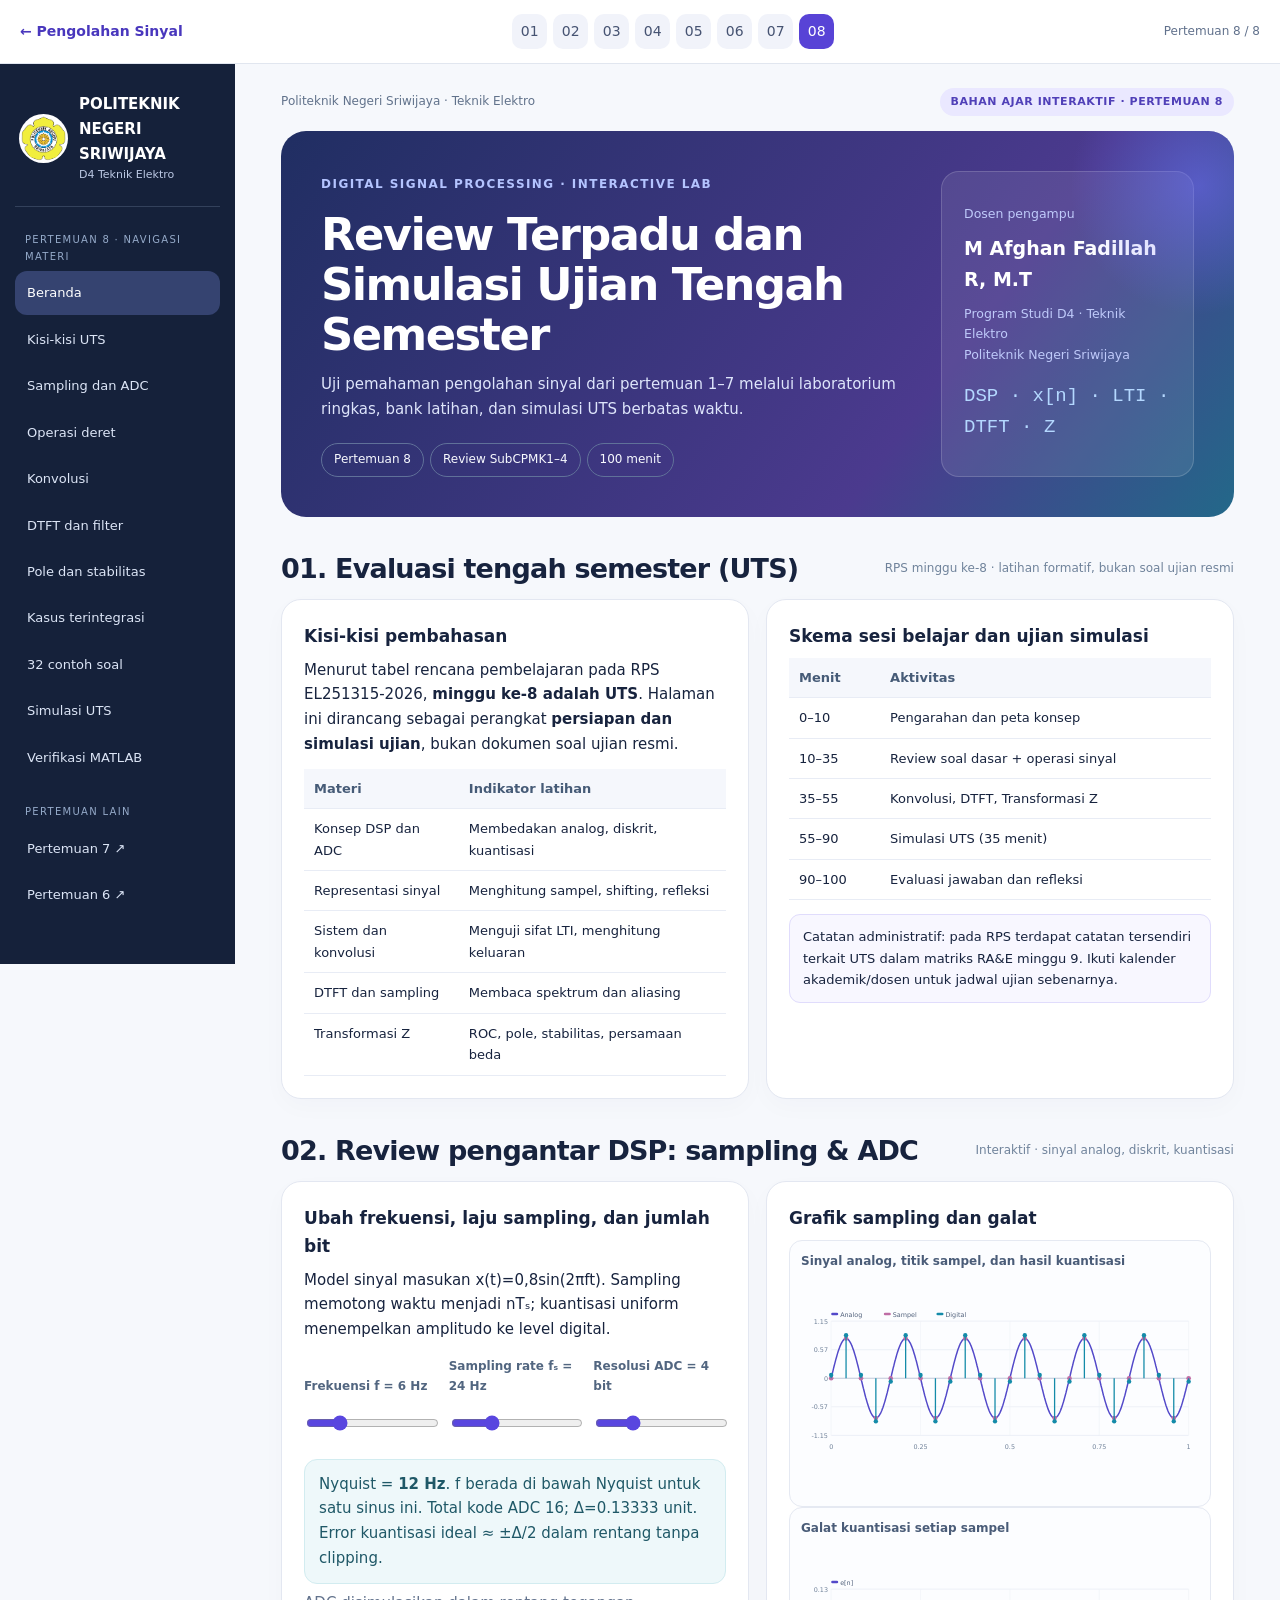
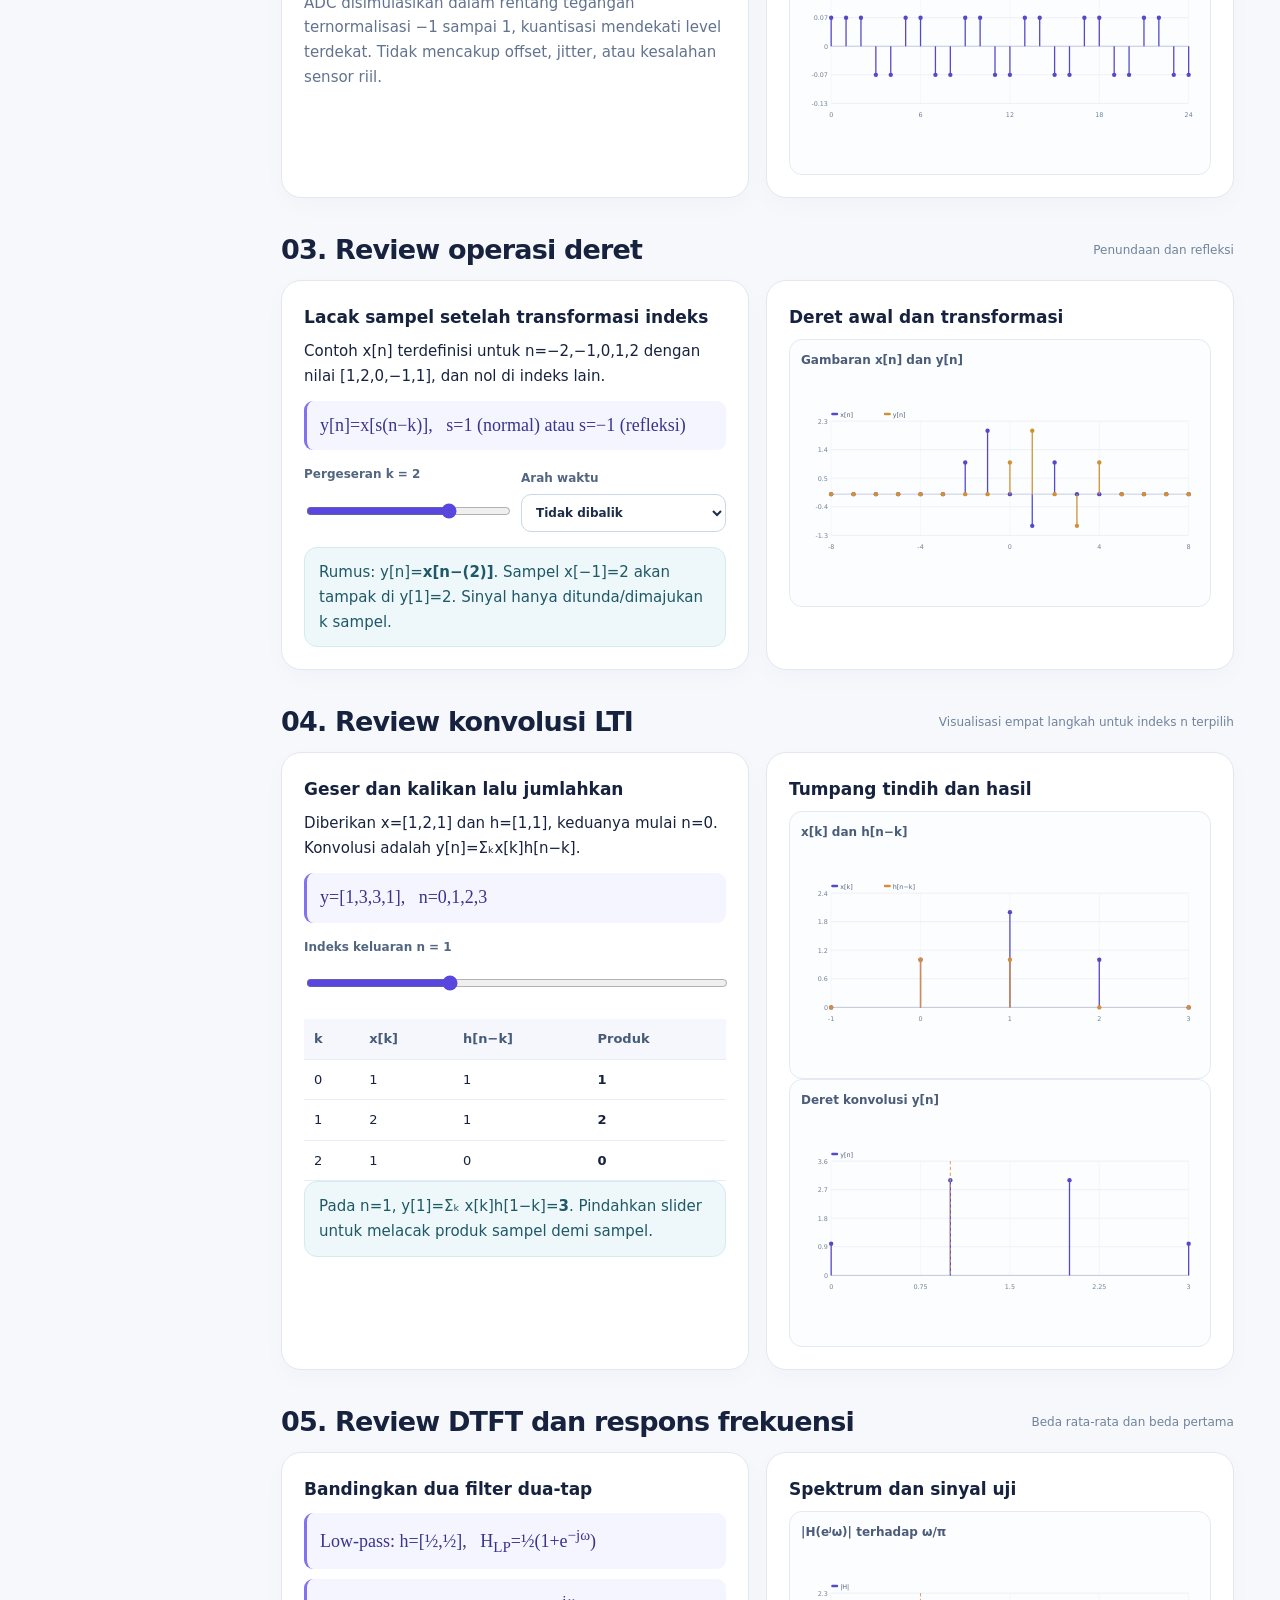
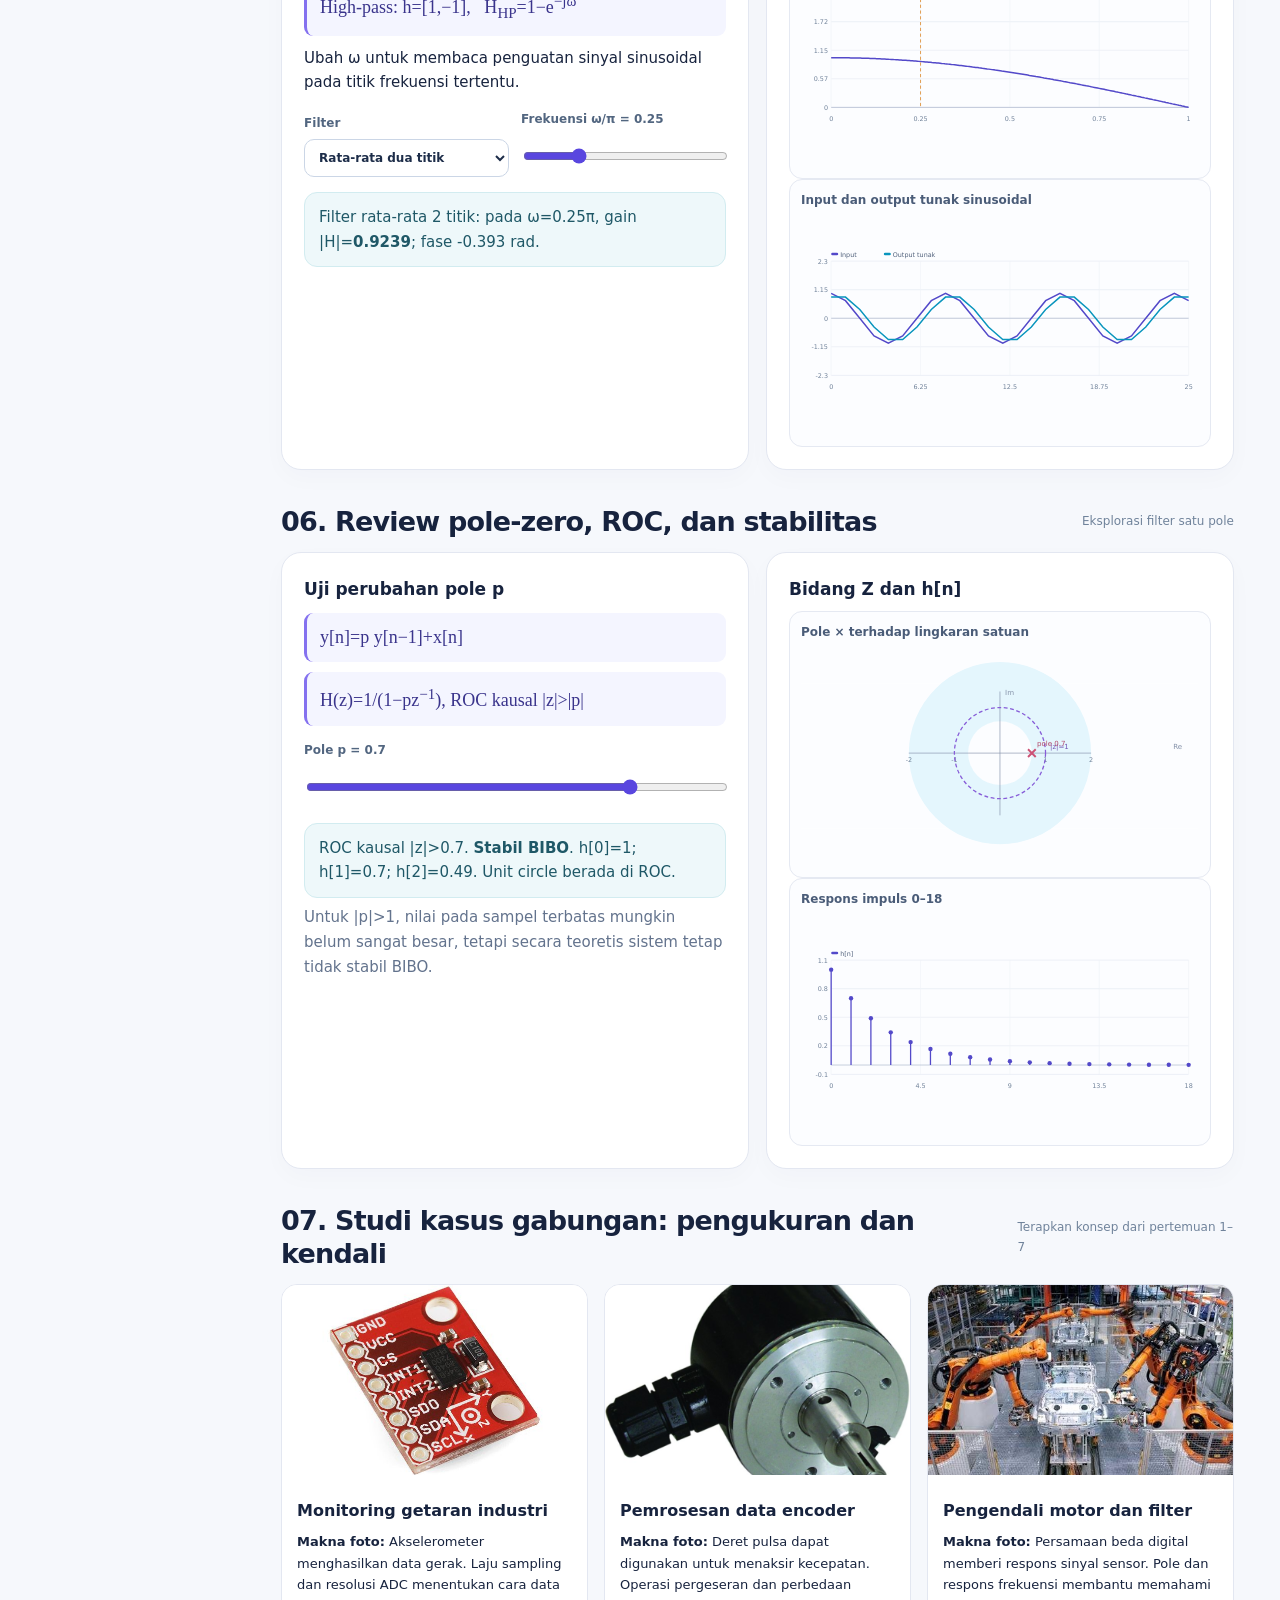
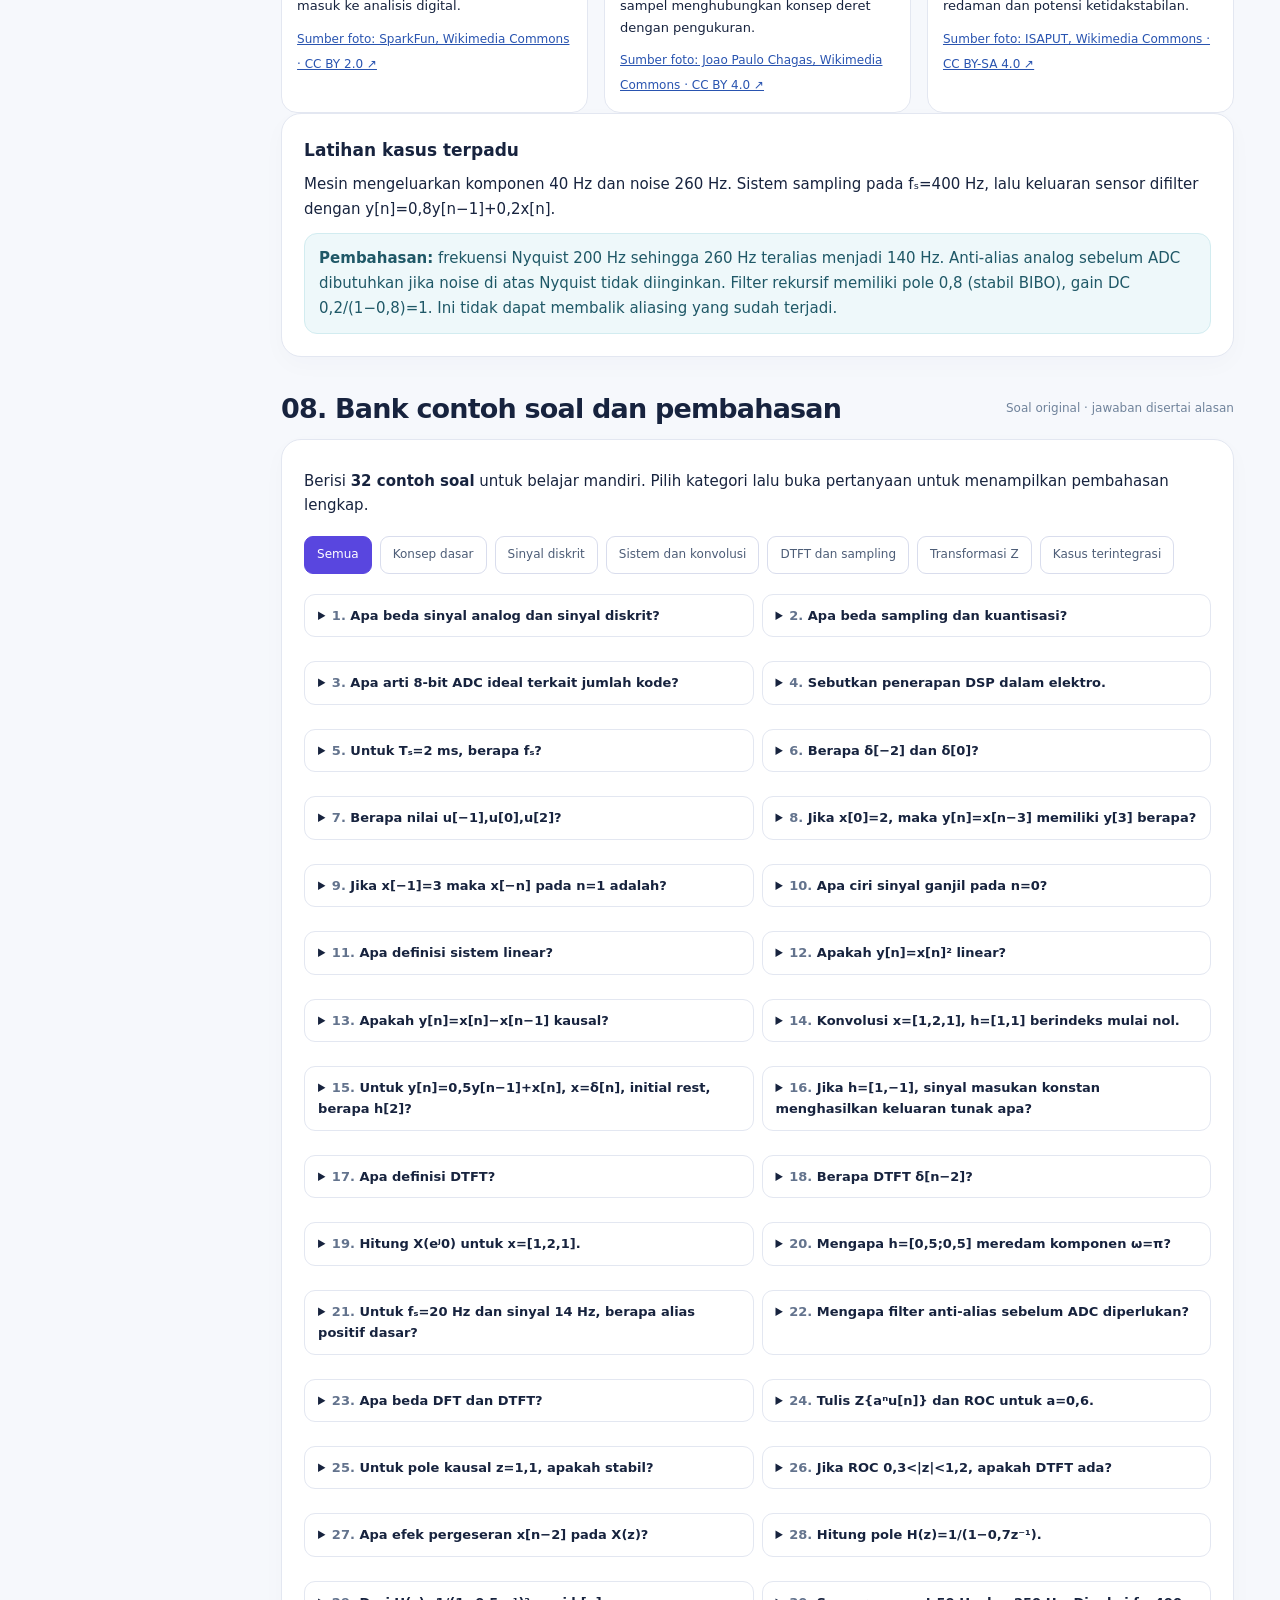
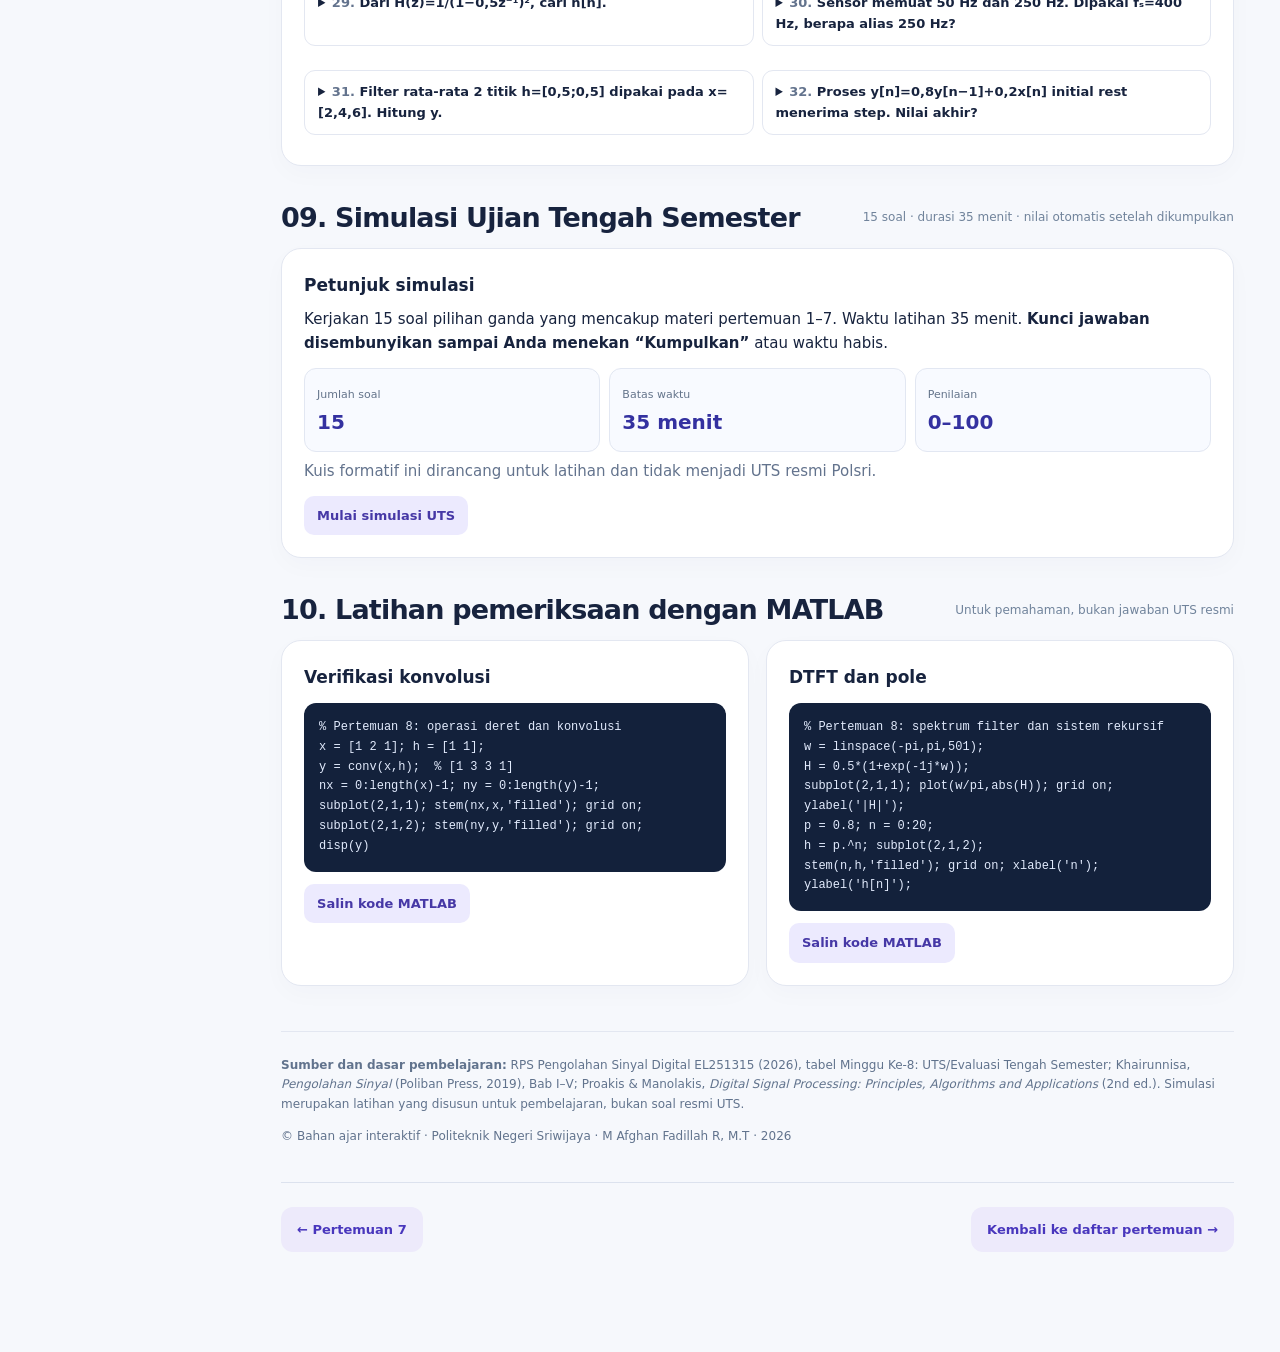
<file: pertemuan/pertemuan-08.html>
<!DOCTYPE html><html lang="id"><head><meta charset="UTF-8"><meta name="viewport" content="width=device-width,initial-scale=1"><meta name="description" content="Visualisasi Pengolahan Sinyal Digital pertemuan 8 Politeknik Negeri Sriwijaya"><title>Pertemuan 8 — Review Terpadu dan Simulasi Ujian Tengah Semester | Polsri</title><link rel="stylesheet" href="../assets/css/2d7eb7cb96f39537.css"><link rel="stylesheet" href="../assets/css/course.css"></head><body><nav class="course-nav" aria-label="Navigasi mata kuliah"><a class="course-home" href="../index.html">← Pengolahan Sinyal</a><div class="course-pages"><a href="pertemuan-01.html"  aria-label="Pertemuan 1">01</a><a href="pertemuan-02.html"  aria-label="Pertemuan 2">02</a><a href="pertemuan-03.html"  aria-label="Pertemuan 3">03</a><a href="pertemuan-04.html"  aria-label="Pertemuan 4">04</a><a href="pertemuan-05.html"  aria-label="Pertemuan 5">05</a><a href="pertemuan-06.html"  aria-label="Pertemuan 6">06</a><a href="pertemuan-07.html"  aria-label="Pertemuan 7">07</a><a href="pertemuan-08.html" aria-current="page" aria-label="Pertemuan 8">08</a></div><span class="course-counter">Pertemuan 8 / 8</span></nav><div class="layout"><aside class="aside"><div class="brand"><img src="../assets/images/51b925a91c806756.png" alt="Lambang Politeknik Negeri Sriwijaya"><div><strong>POLITEKNIK NEGERI<br>SRIWIJAYA</strong><small>D4 Teknik Elektro</small></div></div><nav><div class="nav-heading">Pertemuan 8 · navigasi materi</div><a class="nav-link" href="#awal">Beranda</a><a class="nav-link" href="#inti">Kisi-kisi UTS</a><a class="nav-link" href="#adc">Sampling dan ADC</a><a class="nav-link" href="#deret">Operasi deret</a><a class="nav-link" href="#konvolusi">Konvolusi</a><a class="nav-link" href="#dtft">DTFT dan filter</a><a class="nav-link" href="#z">Pole dan stabilitas</a><a class="nav-link" href="#aplikasi">Kasus terintegrasi</a><a class="nav-link" href="#latihan">32 contoh soal</a><a class="nav-link" href="#ujian">Simulasi UTS</a><a class="nav-link" href="#matlab">Verifikasi MATLAB</a><div class="nav-heading">Pertemuan lain</div><a class="nav-link" href="pertemuan-07.html">Pertemuan 7 ↗</a><a class="nav-link" href="pertemuan-06.html">Pertemuan 6 ↗</a></nav></aside><main class="content"><div class="top"><span>Politeknik Negeri Sriwijaya · Teknik Elektro</span><span class="tag">Bahan ajar interaktif · Pertemuan 8</span></div><section class="hero" id="awal"><div><span style="font-size:12px;color:#b4c4ff;letter-spacing:.12em;font-weight:800">DIGITAL SIGNAL PROCESSING · INTERACTIVE LAB</span><h1>Review Terpadu dan Simulasi Ujian Tengah Semester</h1><p>Uji pemahaman pengolahan sinyal dari pertemuan 1–7 melalui laboratorium ringkas, bank latihan, dan simulasi UTS berbatas waktu.</p><span class="chip">Pertemuan 8</span><span class="chip">Review SubCPMK1–4</span><span class="chip">100 menit</span></div><div class="instructor"><small>Dosen pengampu</small><strong>M Afghan Fadillah R, M.T</strong><small>Program Studi D4 · Teknik Elektro<br>Politeknik Negeri Sriwijaya</small><div style="font-family:Consolas,monospace;font-size:19px;color:#b4d8ff;margin-top:7px">DSP · x[n] · LTI · DTFT · Z</div></div></section><section class="main-section" id="inti"><div class="section-head"><h2>01. Evaluasi tengah semester (UTS)</h2><small>RPS minggu ke-8 · latihan formatif, bukan soal ujian resmi</small></div><div class="grid"><div class="card"><h3>Kisi-kisi pembahasan</h3><p>Menurut tabel rencana pembelajaran pada RPS EL251315-2026, <b>minggu ke-8 adalah UTS</b>. Halaman ini dirancang sebagai perangkat <b>persiapan dan simulasi ujian</b>, bukan dokumen soal ujian resmi.</p><div class="table-scroll"><table><tr><th>Materi</th><th>Indikator latihan</th></tr><tr><td>Konsep DSP dan ADC</td><td>Membedakan analog, diskrit, kuantisasi</td></tr><tr><td>Representasi sinyal</td><td>Menghitung sampel, shifting, refleksi</td></tr><tr><td>Sistem dan konvolusi</td><td>Menguji sifat LTI, menghitung keluaran</td></tr><tr><td>DTFT dan sampling</td><td>Membaca spektrum dan aliasing</td></tr><tr><td>Transformasi Z</td><td>ROC, pole, stabilitas, persamaan beda</td></tr></table></div></div><div class="card"><h3>Skema sesi belajar dan ujian simulasi</h3><div class="table-scroll"><table><tr><th>Menit</th><th>Aktivitas</th></tr><tr><td>0–10</td><td>Pengarahan dan peta konsep</td></tr><tr><td>10–35</td><td>Review soal dasar + operasi sinyal</td></tr><tr><td>35–55</td><td>Konvolusi, DTFT, Transformasi Z</td></tr><tr><td>55–90</td><td>Simulasi UTS (35 menit)</td></tr><tr><td>90–100</td><td>Evaluasi jawaban dan refleksi</td></tr></table></div><div class="note">Catatan administratif: pada RPS terdapat catatan tersendiri terkait UTS dalam matriks RA&amp;E minggu 9. Ikuti kalender akademik/dosen untuk jadwal ujian sebenarnya.</div></div></div></section><section class="main-section" id="adc"><div class="section-head"><h2>02. Review pengantar DSP: sampling & ADC</h2><small>Interaktif · sinyal analog, diskrit, kuantisasi</small></div><div class="grid"><div class="card"><h3>Ubah frekuensi, laju sampling, dan jumlah bit</h3><p>Model sinyal masukan x(t)=0,8sin(2πft). Sampling memotong waktu menjadi nTₛ; kuantisasi uniform menempelkan amplitudo ke level digital.</p><div class="controls"><label class="field">Frekuensi f<input type="range" id="s8f" min="1" max="24" step="1" value="6"></label><label class="field">Laju sampling fₛ<input type="range" id="s8fs" min="8" max="64" step="2" value="24"></label><label class="field">Resolusi ADC (bit)<input type="range" id="s8bits" min="2" max="10" step="1" value="4"></label></div><div class="callout" id="s8adcInfo"></div><p class="hint">ADC disimulasikan dalam rentang tegangan ternormalisasi −1 sampai 1, kuantisasi mendekati level terdekat. Tidak mencakup offset, jitter, atau kesalahan sensor riil.</p></div><div class="card"><h3>Grafik sampling dan galat</h3><div class="plot-wrap"><div class="plot-title">Sinyal analog, titik sampel, dan hasil kuantisasi</div><svg class="plot" id="s8adcPlot" viewBox="0 0 620 225" role="img" aria-label="Sinyal analog, titik sampel, dan hasil kuantisasi"></svg></div><div class="plot-wrap"><div class="plot-title">Galat kuantisasi setiap sampel</div><svg class="plot" id="s8adcError" viewBox="0 0 620 225" role="img" aria-label="Galat kuantisasi setiap sampel"></svg></div></div></div></section><section class="main-section" id="deret"><div class="section-head"><h2>03. Review operasi deret</h2><small>Penundaan dan refleksi</small></div><div class="grid"><div class="card"><h3>Lacak sampel setelah transformasi indeks</h3><p>Contoh x[n] terdefinisi untuk n=−2,−1,0,1,2 dengan nilai [1,2,0,−1,1], dan nol di indeks lain.</p><div class="formula">y[n]=x[s(n−k)], &nbsp; s=1 (normal) atau s=−1 (refleksi)</div><div class="controls"><label class="field">Pergeseran k<input type="range" id="s8delay" min="-3" max="4" step="1" value="2"></label><label class="field">Arah waktu<select id="s8flip"><option value="no">Tidak dibalik</option><option value="yes">Dibalik terhadap indeks 0</option></select></label></div><div class="callout" id="s8seriesInfo"></div></div><div class="card"><h3>Deret awal dan transformasi</h3><div class="plot-wrap"><div class="plot-title">Gambaran x[n] dan y[n]</div><svg class="plot" id="s8seriesPlot" viewBox="0 0 620 225" role="img" aria-label="Gambaran x[n] dan y[n]"></svg></div></div></div></section><section class="main-section" id="konvolusi"><div class="section-head"><h2>04. Review konvolusi LTI</h2><small>Visualisasi empat langkah untuk indeks n terpilih</small></div><div class="grid"><div class="card"><h3>Geser dan kalikan lalu jumlahkan</h3><p>Diberikan x=[1,2,1] dan h=[1,1], keduanya mulai n=0. Konvolusi adalah y[n]=Σₖx[k]h[n−k].</p><div class="formula">y=[1,3,3,1], &nbsp; n=0,1,2,3</div><div class="controls"><label class="field">Indeks keluaran n<input type="range" id="s8convN" min="0" max="3" step="1" value="1"></label></div><div class="table-scroll"><table><thead><tr><th>k</th><th>x[k]</th><th>h[n−k]</th><th>Produk</th></tr></thead><tbody id="s8convRows"></tbody></table></div><div class="callout" id="s8convInfo"></div></div><div class="card"><h3>Tumpang tindih dan hasil</h3><div class="plot-wrap"><div class="plot-title">x[k] dan h[n−k]</div><svg class="plot" id="s8convPlot" viewBox="0 0 620 225" role="img" aria-label="x[k] dan h[n−k]"></svg></div><div class="plot-wrap"><div class="plot-title">Deret konvolusi y[n]</div><svg class="plot" id="s8convOut" viewBox="0 0 620 225" role="img" aria-label="Deret konvolusi y[n]"></svg></div></div></div></section><section class="main-section" id="dtft"><div class="section-head"><h2>05. Review DTFT dan respons frekuensi</h2><small>Beda rata-rata dan beda pertama</small></div><div class="grid"><div class="card"><h3>Bandingkan dua filter dua-tap</h3><div class="formula">Low-pass: h=[½,½], &nbsp; H<sub>LP</sub>=½(1+e<sup>−jω</sup>)</div><div class="formula">High-pass: h=[1,−1], &nbsp; H<sub>HP</sub>=1−e<sup>−jω</sup></div><p>Ubah ω untuk membaca penguatan sinyal sinusoidal pada titik frekuensi tertentu.</p><div class="controls"><label class="field">Filter<select id="s8filter"><option value="lp">Rata-rata dua titik</option><option value="hp">Beda pertama</option></select></label><label class="field">Frekuensi ω/π<input type="range" id="s8omega" min="0" max="1" step="0.05" value="0.25"></label></div><div class="callout" id="s8dtftInfo"></div></div><div class="card"><h3>Spektrum dan sinyal uji</h3><div class="plot-wrap"><div class="plot-title">|H(eʲω)| terhadap ω/π</div><svg class="plot" id="s8dtftMag" viewBox="0 0 620 225" role="img" aria-label="|H(eʲω)| terhadap ω/π"></svg></div><div class="plot-wrap"><div class="plot-title">Input dan output tunak sinusoidal</div><svg class="plot" id="s8dtftWave" viewBox="0 0 620 225" role="img" aria-label="Input dan output tunak sinusoidal"></svg></div></div></div></section><section class="main-section" id="z"><div class="section-head"><h2>06. Review pole-zero, ROC, dan stabilitas</h2><small>Eksplorasi filter satu pole</small></div><div class="grid"><div class="card"><h3>Uji perubahan pole p</h3><div class="formula">y[n]=p y[n−1]+x[n]</div><div class="formula">H(z)=1/(1−pz<sup>−1</sup>), ROC kausal |z|&gt;|p|</div><div class="controls"><label class="field">Nilai pole p<input type="range" id="s8pole" min="-1.25" max="1.25" step="0.05" value="0.7"></label></div><div class="callout" id="s8poleInfo"></div><p class="hint">Untuk |p|&gt;1, nilai pada sampel terbatas mungkin belum sangat besar, tetapi secara teoretis sistem tetap tidak stabil BIBO.</p></div><div class="card"><h3>Bidang Z dan h[n]</h3><div class="plot-wrap"><div class="plot-title">Pole × terhadap lingkaran satuan</div><svg class="plot" id="s8pzPlot" viewBox="0 0 620 225" role="img" aria-label="Pole × terhadap lingkaran satuan"></svg></div><div class="plot-wrap"><div class="plot-title">Respons impuls 0–18</div><svg class="plot" id="s8impulsePlot" viewBox="0 0 620 225" role="img" aria-label="Respons impuls 0–18"></svg></div></div></div></section><section class="main-section" id="aplikasi"><div class="section-head"><h2>07. Studi kasus gabungan: pengukuran dan kendali</h2><small>Terapkan konsep dari pertemuan 1–7</small></div><div class="photo-grid"><article class="photo"><img src="../assets/images/2e8a0b48552f33d8.jpg" alt="Sensor akselerometer ADXL345"/><div class="desc"><h3>Monitoring getaran industri</h3><p><b>Makna foto:</b> Akselerometer menghasilkan data gerak. Laju sampling dan resolusi ADC menentukan cara data masuk ke analisis digital.</p><a href="https://commons.wikimedia.org/wiki/File:SparkFun_Triple-Axis-Accelerometer-Breakout_ADXL345_09836-_01c.jpg" target="_blank" rel="noopener">Sumber foto: SparkFun, Wikimedia Commons · CC BY 2.0 ↗</a></div></article><article class="photo"><img src="../assets/images/f221e918a008612e.jpg" alt="Rotary encoder"/><div class="desc"><h3>Pemrosesan data encoder</h3><p><b>Makna foto:</b> Deret pulsa dapat digunakan untuk menaksir kecepatan. Operasi pergeseran dan perbedaan sampel menghubungkan konsep deret dengan pengukuran.</p><a href="https://commons.wikimedia.org/wiki/File:Rotary_encoder.jpg" target="_blank" rel="noopener">Sumber foto: Joao Paulo Chagas, Wikimedia Commons · CC BY 4.0 ↗</a></div></article><article class="photo"><img src="../assets/images/5bbf18815da9e0e0.jpg" alt="Lengan robot industri"/><div class="desc"><h3>Pengendali motor dan filter</h3><p><b>Makna foto:</b> Persamaan beda digital memberi respons sinyal sensor. Pole dan respons frekuensi membantu memahami redaman dan potensi ketidakstabilan.</p><a href="https://commons.wikimedia.org/wiki/File:Industrial-robots.jpg" target="_blank" rel="noopener">Sumber foto: ISAPUT, Wikimedia Commons · CC BY-SA 4.0 ↗</a></div></article></div><div class="card full"><h3>Latihan kasus terpadu</h3><p>Mesin mengeluarkan komponen 40 Hz dan noise 260 Hz. Sistem sampling pada fₛ=400 Hz, lalu keluaran sensor difilter dengan y[n]=0,8y[n−1]+0,2x[n].</p><div class="callout"><b>Pembahasan:</b> frekuensi Nyquist 200 Hz sehingga 260 Hz teralias menjadi 140 Hz. Anti-alias analog sebelum ADC dibutuhkan jika noise di atas Nyquist tidak diinginkan. Filter rekursif memiliki pole 0,8 (stabil BIBO), gain DC 0,2/(1−0,8)=1. Ini tidak dapat membalik aliasing yang sudah terjadi.</div></div></section><section class="main-section" id="latihan"><div class="section-head"><h2>08. Bank contoh soal dan pembahasan</h2><small>Soal original · jawaban disertai alasan</small></div><div class="card"><p>Berisi <b>32 contoh soal</b> untuk belajar mandiri. Pilih kategori lalu buka pertanyaan untuk menampilkan pembahasan lengkap.</p><span id="totalProblems" style="display:none"></span><div class="topicbar" id="quizTopics"></div><div class="quizlist" id="quizList"></div></div></section><section class="main-section" id="ujian"><div class="section-head"><h2>09. Simulasi Ujian Tengah Semester</h2><small>15 soal · durasi 35 menit · nilai otomatis setelah dikumpulkan</small></div><div class="card" id="examIntro"><h3>Petunjuk simulasi</h3><p>Kerjakan 15 soal pilihan ganda yang mencakup materi pertemuan 1–7. Waktu latihan 35 menit. <b>Kunci jawaban disembunyikan sampai Anda menekan “Kumpulkan”</b> atau waktu habis.</p><div class="statrow"><div class="stat"><small>Jumlah soal</small><strong>15</strong></div><div class="stat"><small>Batas waktu</small><strong>35 menit</strong></div><div class="stat"><small>Penilaian</small><strong>0–100</strong></div></div><p class="hint">Kuis formatif ini dirancang untuk latihan dan tidak menjadi UTS resmi Polsri.</p><button class="btn" id="simStart" type="button">Mulai simulasi UTS</button></div>
<div id="examWorkspace" hidden><div class="exam-bar"><div><small>Waktu tersisa</small><div class="exam-timer" id="simTimer">35:00</div></div><div id="examProgress">0 dari 15 dijawab</div><button type="button" class="btn" id="simSubmit">Kumpulkan jawaban</button></div><div class="grid" id="examList"></div><div class="exam-actions"><button type="button" class="btn" onclick="document.getElementById('simSubmit').click()">Kumpulkan jawaban dan lihat pembahasan</button></div></div>
<div class="card" id="examResult" hidden><h3>Hasil simulasi UTS</h3><div class="statrow"><div class="stat"><small>Skor akhir</small><strong id="examScore">—</strong></div><div class="stat" style="grid-column:span 2"><small>Ringkasan</small><strong id="examCorrect">—</strong></div></div><p>Periksa alasan untuk setiap jawaban. Soal yang tidak dijawab tetap dihitung sebagai salah.</p><div id="examReview"></div><div class="exam-actions"><button type="button" class="btn" id="simRetry">Ulangi simulasi</button></div></div></section><section class="main-section" id="matlab"><div class="section-head"><h2>10. Latihan pemeriksaan dengan MATLAB</h2><small>Untuk pemahaman, bukan jawaban UTS resmi</small></div><div class="grid"><div class="card"><h3>Verifikasi konvolusi</h3><pre class="matcode" id="mat8a">% Pertemuan 8: operasi deret dan konvolusi
x = [1 2 1]; h = [1 1];
y = conv(x,h);  % [1 3 3 1]
nx = 0:length(x)-1; ny = 0:length(y)-1;
subplot(2,1,1); stem(nx,x,&#x27;filled&#x27;); grid on;
subplot(2,1,2); stem(ny,y,&#x27;filled&#x27;); grid on;
disp(y)</pre><button class="btn" type="button" data-copy="mat8a">Salin kode MATLAB</button></div><div class="card"><h3>DTFT dan pole</h3><pre class="matcode" id="mat8b">% Pertemuan 8: spektrum filter dan sistem rekursif
w = linspace(-pi,pi,501);
H = 0.5*(1+exp(-1j*w));
subplot(2,1,1); plot(w/pi,abs(H)); grid on;
ylabel(&#x27;|H|&#x27;);
p = 0.8; n = 0:20;
h = p.^n; subplot(2,1,2);
stem(n,h,&#x27;filled&#x27;); grid on; xlabel(&#x27;n&#x27;);
ylabel(&#x27;h[n]&#x27;);</pre><button class="btn" type="button" data-copy="mat8b">Salin kode MATLAB</button></div></div></section><footer><b>Sumber dan dasar pembelajaran:</b> RPS Pengolahan Sinyal Digital EL251315 (2026), tabel Minggu Ke-8: UTS/Evaluasi Tengah Semester; Khairunnisa, <i>Pengolahan Sinyal</i> (Poliban Press, 2019), Bab I–V; Proakis &amp; Manolakis, <i>Digital Signal Processing: Principles, Algorithms and Applications</i> (2nd ed.). Simulasi merupakan latihan yang disusun untuk pembelajaran, bukan soal resmi UTS.<p>© Bahan ajar interaktif · Politeknik Negeri Sriwijaya · M Afghan Fadillah R, M.T · 2026</p></footer><nav class="course-pager" aria-label="Lanjutkan materi"><a href="pertemuan-07.html">← Pertemuan 7</a><a href="../index.html">Kembali ke daftar pertemuan →</a></nav></main></div><script src="../assets/js/3e4f884d608d1165.js"></script></body></html>
</file>
<file: assets/css/home.css>
*{box-sizing:border-box}body{margin:0;background:#f5f6fb;color:#1d2b44;font:16px/1.6 system-ui,-apple-system,Segoe UI,sans-serif}a{color:inherit}header{max-width:1200px;margin:auto;padding:24px;display:flex;align-items:center;gap:14px}header img{width:52px;height:52px;object-fit:contain}header strong,header small{display:block}header small{color:#647089;font-size:12px}.offline{margin-left:auto;font-size:12px;color:#287363;background:#e2f3ed;padding:7px 12px;border-radius:30px}main{max-width:1200px;margin:auto;padding:0 24px 50px}.intro{background:linear-gradient(120deg,#192a4b,#39327b);border-radius:26px;color:white;padding:42px;display:grid;grid-template-columns:1.5fr 1fr;gap:36px;align-items:center}.eyebrow{font-size:11px;text-transform:uppercase;letter-spacing:.14em;color:#c2bef8}h1{font-size:clamp(30px,4vw,48px);line-height:1.14;letter-spacing:-.035em;margin:15px 0}p{margin:12px 0}.intro p{color:#dde3f6;max-width:570px}.teacher{padding:24px;border:1px solid #ffffff30;background:#ffffff0b;border-radius:18px}.teacher span{display:block;font-size:12px;color:#c6c7eb}.teacher strong{display:block;margin:8px 0;font-size:19px}.stat{display:flex;gap:24px;margin-top:23px;font-size:13px;color:#dddaf6}.toolbar{display:flex;justify-content:space-between;align-items:center;gap:20px;margin:34px 0 20px}h2{font-size:22px;margin:0}.toolbar small{color:#6a7690}input{border:1px solid #d5dce8;padding:12px 15px;border-radius:12px;background:white;font:inherit;width:290px;max-width:100%}.cards{display:grid;grid-template-columns:repeat(2,minmax(0,1fr));gap:18px}.meeting{background:white;border:1px solid #e0e4ef;border-radius:20px;padding:26px;text-decoration:none;display:flex;flex-direction:column;transition:transform .16s,border-color .16s}.meeting:hover{transform:translateY(-3px);border-color:#a297ed}.meeting:focus-visible,input:focus-visible{outline:3px solid #7160d9;outline-offset:3px}.meeting[hidden]{display:none}.badge{font-size:11px;letter-spacing:.1em;font-weight:750;color:#6250c7}.meeting h3{font-size:21px;line-height:1.35;margin:12px 0}.meeting p{font-size:14px;color:#62718b;margin:0 0 22px}.open{margin-top:auto;display:flex;justify-content:space-between;align-items:center;color:#5542bc;font-size:13px;font-weight:750}.arrow{background:#efedff;border-radius:50%;width:32px;height:32px;display:grid;place-items:center}footer{border-top:1px solid #dce1ee;padding-top:20px;margin-top:30px;font-size:12px;color:#6b7890}#empty{padding:30px;background:white;border-radius:16px}@media(max-width:700px){header{padding:18px}.offline{display:none}main{padding:0 16px 30px}.intro{padding:25px;grid-template-columns:1fr;gap:18px}.teacher{padding:18px}.toolbar{align-items:stretch;flex-direction:column;gap:12px}input{width:100%}.cards{grid-template-columns:1fr}.meeting{padding:22px}h1{font-size:34px}.stat{gap:15px}}
</file>
<file: assets/css/c5ae80e494c584bf.css>
:root{--bg:#f6f8fc;--nav:#18233b;--ink:#17233e;--muted:#63738d;--purple:#5946df;--blue:#097ab8;--cyan:#0f93aa;--yellow:#fff1bb;--line:#e3e7f1;--card:#fff;--ok:#148869;--red:#d15565}*{box-sizing:border-box}html{scroll-behavior:smooth}body{margin:0;font:15px/1.65 system-ui,-apple-system,Segoe UI,Arial,sans-serif;background:var(--bg);color:var(--ink)}a{color:#2954b0}button,input,select,textarea{font:inherit}button{cursor:pointer}.layout{max-width:1510px;margin:auto;display:grid;grid-template-columns:235px minmax(0,1fr)}.aside{position:sticky;top:0;height:100vh;overflow:auto;background:#15213a;color:white;padding:24px 15px}.brand{display:flex;align-items:center;gap:11px;padding:4px 4px 22px;border-bottom:1px solid #33415b}.brand img{width:49px;height:49px;object-fit:contain;background:#fff;border-radius:50%;padding:2px}.brand strong{font-size:15px;line-height:1.2}.brand small{font-size:11px;color:#bbc8e3;display:block}.nav-heading{margin:25px 10px 6px;font-size:10px;letter-spacing:.13em;color:#95aac9;text-transform:uppercase}.nav-link{display:block;padding:11px 12px;margin:3px 0;border-radius:12px;color:#dce5f6;text-decoration:none;font-size:13px}.nav-link:hover,.nav-link.active{background:#354370;color:white}.content{min-width:0;padding:24px clamp(16px,3.6vw,55px) 100px}.top{display:flex;align-items:center;gap:14px;justify-content:space-between;margin-bottom:15px;color:#61728b;font-size:12px}.tag{background:#eae8ff;color:#5040b8;padding:5px 11px;border-radius:60px;font-weight:800;font-size:11px;letter-spacing:.05em;text-transform:uppercase}.hero{display:grid;grid-template-columns:1.4fr .6fr;background:linear-gradient(120deg,#162543,#253b71 60%,#4941a3);color:white;border-radius:25px;padding:clamp(24px,3.5vw,40px);gap:30px;position:relative;overflow:hidden}.hero:before{content:"";width:260px;height:260px;position:absolute;right:-95px;top:-75px;background:radial-gradient(circle,#7071ff80,transparent 70%)}.hero h1{font-size:clamp(27px,3.5vw,45px);line-height:1.12;letter-spacing:-.035em;margin:14px 0 12px}.hero p{color:#dee5fb;max-width:680px;margin:0 0 17px}.hero .chip{border:1px solid #607199;color:#f8faff;padding:6px 12px;border-radius:99px;font-size:12px;display:inline-block;margin:4px 6px 0 0}.hero .instructor{background:#ffffff16;border:1px solid #ffffff2a;border-radius:18px;padding:22px;display:flex;flex-direction:column;justify-content:center;gap:8px}.hero .instructor small{color:#bfcafa}.hero .instructor strong{font-size:19px}.main-section{scroll-margin-top:16px;margin-top:36px}.section-head{display:flex;gap:12px;align-items:center;justify-content:space-between;margin-bottom:13px}.section-head h2{font-size:clamp(21px,2.5vw,27px);letter-spacing:-.03em;line-height:1.22;margin:0}.section-head small{color:#70839b;font-size:12px}.grid{display:grid;grid-template-columns:repeat(2,minmax(0,1fr));gap:17px}.card{background:var(--card);border:1px solid var(--line);border-radius:20px;padding:22px;min-width:0;box-shadow:0 8px 24px #12234b06}.card h3{font-size:17px;margin:0 0 8px}.card p{margin:7px 0 12px}.card small,.hint{color:var(--muted)}.card.full{grid-column:1/-1}.formula{font-family:Cambria,"Times New Roman",serif;background:#f4f5ff;border-left:3px solid #8471ef;padding:10px 13px;border-radius:9px;margin:10px 0;color:#3a348c;font-size:18px;overflow:auto}.callout{background:#eef8fa;border:1px solid #d2ecf0;border-radius:13px;padding:12px 14px;color:#1f5867}.warn{background:#fff7e8;border:1px solid #f6dfaa;color:#795921}.controls{display:flex;flex-wrap:wrap;gap:12px;align-items:flex-end;margin:15px 0}.field{display:flex;flex-direction:column;gap:5px;font-size:12px;font-weight:650;color:#526680;min-width:110px;flex:1}.field input,.field select{width:100%;height:38px;background:#fff;border:1px solid #cbd6e6;border-radius:10px;padding:6px 10px;color:#1d2d49}.field input[type=range]{accent-color:var(--purple);padding:0}.btn{border:0;border-radius:10px;background:#eceafe;color:#4638a6;padding:9px 13px;font-weight:700;font-size:13px}.btn.primary{background:var(--purple);color:white}.btn:focus-visible,.nav-link:focus-visible{outline:3px solid #eabb5c}.plots{display:grid;grid-template-columns:repeat(2,minmax(0,1fr));gap:14px}.plot-wrap{border:1px solid #e5e9f2;border-radius:13px;background:#fcfdff;padding:11px;overflow:hidden}.plot-title{color:#4a5c78;font-size:12px;font-weight:750;margin-bottom:4px}.plot{width:100%;height:210px;display:block;overflow:visible}.values{display:block;background:#15233c;color:#e6f2ff;border-radius:9px;padding:10px 12px;white-space:pre-wrap;overflow-wrap:anywhere;font-size:12px;line-height:1.8;font-family:ui-monospace,Consolas,monospace}table{border-collapse:collapse;width:100%;font-size:13px}th,td{padding:9px 10px;border-bottom:1px solid #e8ecf5;text-align:left;vertical-align:top}th{background:#f5f7fc;color:#465b77;font-weight:750}.table-scroll{overflow-x:auto}details{border:1px solid var(--line);border-radius:11px;padding:10px 13px;background:#fff;margin:8px 0}details summary{cursor:pointer;font-weight:700;font-size:13px}details p{margin:8px 0;color:#3a4965;font-size:13px}.pill{display:inline-block;border-radius:90px;padding:3px 10px;font-size:11px;font-weight:800;background:#e5f8f1;color:#168461}.pill.bad{background:#fff0f0;color:#a33d54}.photo-grid{display:grid;grid-template-columns:repeat(3,minmax(0,1fr));gap:16px}.photo{background:white;border:1px solid var(--line);border-radius:16px;overflow:hidden}.photo img{width:100%;height:190px;object-fit:cover;background:#e7ecf4}.photo .desc{padding:15px}.photo h3{margin:0 0 7px;font-size:16px}.photo p{font-size:13px;margin:0 0 9px}.photo a{font-size:12px}.topicbar{display:flex;gap:8px;overflow:auto;padding:6px 0 12px}.topicbar button{white-space:nowrap;border:1px solid #d9dded;background:white;border-radius:9px;padding:8px 12px;font-size:12px;color:#4d5d77}.topicbar button.active{background:var(--purple);color:white;border-color:var(--purple)}.problem-count{font-weight:800;color:#5843c8}.flowline{display:flex;align-items:stretch;justify-content:center;gap:8px;flex-wrap:wrap;padding:16px 0}.flowline span{padding:13px;border:1px solid #d8dfef;background:#fafbff;border-radius:10px;text-align:center;min-width:100px;flex:1;font-weight:750}.flowline b{align-self:center;color:#827ab3}.muted{color:var(--muted)}footer{margin-top:45px;padding-top:24px;border-top:1px solid var(--line);color:#61738d;font-size:12px}footer a{word-break:break-all}.matcode{background:#13213b;color:#e2ebfd;border-radius:12px;padding:15px;overflow:auto;font:12px/1.65 Consolas,monospace}.statrow{display:grid;grid-template-columns:repeat(3,1fr);gap:9px}.stat{border:1px solid #e2e7f2;background:#f8faff;border-radius:12px;padding:12px}.stat strong{display:block;font-size:20px;color:#3431a0}.stat small{font-size:11px;color:#64748b}.quizlist{display:grid;grid-template-columns:1fr 1fr;gap:8px}svg text{font-family:system-ui,Arial,sans-serif}input[type=checkbox]{accent-color:var(--purple)}@media(max-width:1050px){.layout{grid-template-columns:1fr}.aside{position:sticky;top:0;height:auto;z-index:10;padding:9px 14px}.brand{padding:0;border:0}.brand img{height:34px;width:34px}.brand strong{font-size:12px}.brand small{display:none}.aside nav{display:flex;overflow-x:auto;gap:4px;margin-top:7px}.nav-heading{display:none}.nav-link{white-space:nowrap;margin:0;padding:6px 10px;font-size:11px}.content{padding-top:20px}.main-section{scroll-margin-top:110px}}@media(max-width:700px){.hero{grid-template-columns:1fr}.hero .instructor{padding:14px}.grid,.plots,.photo-grid,.quizlist{grid-template-columns:1fr}.card{padding:17px}.top{flex-wrap:wrap}.statrow{grid-template-columns:1fr 1fr}.photo img{height:220px}}
@media print{.aside,.controls,.btn,.topicbar{display:none!important}.layout{display:block}.hero{color:black;background:white;border:1px solid #ccc}.hero p,.hero .instructor small{color:#333}.content{padding:0}.card{break-inside:avoid}.main-section{page-break-before:always}body{background:white}}


:root{--purple:#5745db;--bg:#f5f7fc} .layout{max-width:1600px;grid-template-columns:252px minmax(0,1fr)}
.card{box-shadow:0 10px 40px rgba(25,38,74,.035)}.aside{background:linear-gradient(176deg,#182440,#121d33)}
.tagger{background:#ebeaff;color:#5945c0;display:inline-flex;align-items:center;border-radius:16px;padding:5px 10px;font-size:11px;font-weight:800;margin:3px 5px 3px 0}
.micro{font-size:12px;color:#62728f} .formula{font-size:17px}.lesson{display:grid;grid-template-columns:repeat(4,minmax(0,1fr));gap:9px;margin-top:18px}.lesson div{background:#f3f4fe;border-radius:12px;padding:13px;font-size:12px;line-height:1.35}.lesson b{display:block;color:#4d3dc1;margin-bottom:4px}
.svgchart{width:100%;height:265px;border-radius:12px;background:#fbfcff;display:block}.widechart{height:310px}.panel-heading{display:flex;justify-content:space-between;align-items:center;gap:10px}.panel-heading h3{margin:0 0 9px}.kv{display:flex;gap:10px;flex-wrap:wrap}.kv div{padding:10px 13px;border-radius:12px;background:#f0f2fb;min-width:130px;flex:1}.kv strong{display:block;font-size:19px;color:#34328f}.kv small{display:block;font-size:11px;color:#66748b}.note{border-left:3px solid #5d51db;padding:10px 13px;background:#f6f5ff;border-radius:8px;margin:12px 0}.worked{border:1px solid #e0e5f2;border-radius:13px;padding:12px 15px;background:#fff;margin:10px 0}.worked summary{font-size:14px}.worked .answer{padding:10px 13px;border-radius:10px;background:#f7f8ff;margin-top:10px;font-size:13px;color:#253753}.stages{display:flex;flex-wrap:wrap;gap:7px;margin:13px 0}.stage{background:#f3f5fa;border:1px solid #dde3f0;border-radius:14px;padding:11px;flex:1;min-width:95px;text-align:center}.stage span{display:block;font-size:11px;color:#60708b}.stage b{font-size:13px}.stage-arrow{display:flex;align-items:center;color:#776bb6;font-weight:900}.iconround{width:39px;height:39px;display:grid;place-items:center;background:#eae7ff;border-radius:12px;font-size:20px;margin:0 auto 7px}.quiz{border:1px solid #e2e8f3;border-radius:14px;margin:12px 0;padding:16px;background:#fff}.quiz h4{margin:0 0 9px;font-size:14px}.quiz label{display:block;cursor:pointer;border:1px solid #e5e8f1;border-radius:10px;margin:6px 0;padding:9px 12px;font-size:13px}.quiz label:has(input:checked){border-color:#776ae9;background:#f0efff}.quiz-result{padding:11px 15px;border:1px solid #d4dfef;border-radius:12px;background:#f9fbff;margin-top:10px;display:none}.quiz-result.visible{display:block}.question-grid{display:grid;grid-template-columns:repeat(2,minmax(0,1fr));gap:14px}.question-grid details{margin:0}.filterbar{display:flex;gap:6px;flex-wrap:wrap;margin:10px 0 17px}.filterbar button{padding:7px 12px;border-radius:100px;border:1px solid #d7dbec;background:white;color:#4a5b72;font-size:12px}.filterbar button.selected{background:#5948df;color:#fff;border-color:#5948df}.exercise summary b{color:#5941c2}.inline-grid{display:grid;grid-template-columns:1fr 1fr;gap:15px}.column-mid{align-self:center}.refbox{font-size:12px;color:#52637e;background:#f8fafc;border-radius:13px;border:1px solid #e1e7f2;padding:13px;margin-top:14px}.subnav{margin-top:10px;border-radius:12px;padding:11px;background:#202f51;color:#cfdaf4;font-size:12px}.editor{width:100%;border:1px solid #d3dae9;background:#fbfcff;border-radius:11px;padding:12px;min-height:42px;color:#1d2940;font:13px Consolas,monospace}.feedback{background:#f4f7ff;border-radius:11px;padding:12px;color:#253a69;font-size:13px}.hero .instructor strong{font-size:18px}.hero .chip{font-size:11px}.toolbar{display:flex;gap:8px;justify-content:flex-end;flex-wrap:wrap}.toolbar button,.toolbar a{border:1px solid #dbe1f0;border-radius:10px;padding:7px 11px;text-decoration:none;color:#57627a;background:#fff;font-size:12px;font-weight:700}.table-scroll{margin-top:10px} .footlinks a{display:inline-block;margin:3px 8px 3px 0} .skip-link{position:absolute;left:-999px;top:-999px}.skip-link:focus{left:10px;top:10px;z-index:200;background:white;padding:10px}.stat strong{font-size:18px}.photo img{object-position:center}.photo .desc{padding:13px}
@media(max-width:1040px){.lesson{grid-template-columns:1fr 1fr}.aside{background:#182440}.question-grid{grid-template-columns:1fr}}@media(max-width:700px){.lesson,.inline-grid{grid-template-columns:1fr}.hero h1{font-size:29px}.card{padding:17px}.svgchart{height:225px}.widechart{height:240px}.stage{min-width:110px}.photo-grid{grid-template-columns:1fr}.lesson{grid-template-columns:repeat(2,minmax(0,1fr))}.content{padding-bottom:60px}}
@media (max-width:1050px){.layout{grid-template-columns:minmax(0,1fr)}.aside{height:auto}.content{min-width:0}.subnav{display:none}.top{gap:10px}.top .toolbar{justify-content:flex-start}}@media (max-width:700px){.content{width:100%;padding-left:15px;padding-right:15px}.hero{min-width:0}.toolbar button,.toolbar a{font-size:11px}.panel-heading{flex-wrap:wrap}}
@media print{.exercise,.worked{break-inside:avoid}.quiz label{padding:5px}.toolbar,.filterbar{display:none}.svgchart{height:190px}.photo img{height:125px}.hero .instructor strong{color:#213051}.hero .chip{color:#34415d;border-color:#ccc}}
</file>
<file: assets/css/course.css>
.course-nav{font:14px/1.4 system-ui,sans-serif;background:#fff;border-bottom:1px solid #e1e6ef;display:flex;align-items:center;justify-content:space-between;gap:16px;padding:14px max(20px,calc((100vw - 1460px)/2));color:#26334d;flex-wrap:wrap}.course-nav a{text-decoration:none}.course-home{font-weight:750;color:#4937bd!important}.course-pages{display:flex;gap:6px}.course-pages a{display:grid;place-items:center;width:35px;height:35px;border-radius:10px;background:#f1f3fa;color:#465372}.course-pages a:hover,.course-pages a[aria-current]{background:#5843d6;color:#fff}.course-counter{font-size:12px;color:#61718c}.course-pager{display:flex;justify-content:space-between;gap:14px;border-top:1px solid #dce2ee;margin-top:35px;padding-top:24px}.course-pager a{padding:12px 16px;background:#edeafb;color:#4937bd;border-radius:12px;text-decoration:none;font-weight:650;font-size:13px}.course-nav a:focus-visible,.course-pager a:focus-visible{outline:3px solid #d5931c;outline-offset:3px}@media(max-width:620px){.course-nav{gap:10px;padding:12px 16px}.course-pages{order:3;width:100%;justify-content:space-between}.course-pages a{width:32px;height:32px}.course-counter{font-size:11px}.course-pager a{padding:10px;font-size:12px}}@media print{.course-nav,.course-pager{display:none}}
</file>
<file: assets/css/b4fff58bee33e159.css>
:root{--bg:#f6f8fc;--nav:#18233b;--ink:#17233e;--muted:#63738d;--purple:#5946df;--blue:#097ab8;--cyan:#0f93aa;--yellow:#fff1bb;--line:#e3e7f1;--card:#fff;--ok:#148869;--red:#d15565}*{box-sizing:border-box}html{scroll-behavior:smooth}body{margin:0;font:15px/1.65 system-ui,-apple-system,Segoe UI,Arial,sans-serif;background:var(--bg);color:var(--ink)}a{color:#2954b0}button,input,select,textarea{font:inherit}button{cursor:pointer}.layout{max-width:1510px;margin:auto;display:grid;grid-template-columns:235px minmax(0,1fr)}.aside{position:sticky;top:0;height:100vh;overflow:auto;background:#15213a;color:white;padding:24px 15px}.brand{display:flex;align-items:center;gap:11px;padding:4px 4px 22px;border-bottom:1px solid #33415b}.brand img{width:49px;height:49px;object-fit:contain;background:#fff;border-radius:50%;padding:2px}.brand strong{font-size:15px;line-height:1.2}.brand small{font-size:11px;color:#bbc8e3;display:block}.nav-heading{margin:25px 10px 6px;font-size:10px;letter-spacing:.13em;color:#95aac9;text-transform:uppercase}.nav-link{display:block;padding:11px 12px;margin:3px 0;border-radius:12px;color:#dce5f6;text-decoration:none;font-size:13px}.nav-link:hover,.nav-link.active{background:#354370;color:white}.content{min-width:0;padding:24px clamp(16px,3.6vw,55px) 100px}.top{display:flex;align-items:center;gap:14px;justify-content:space-between;margin-bottom:15px;color:#61728b;font-size:12px}.tag{background:#eae8ff;color:#5040b8;padding:5px 11px;border-radius:60px;font-weight:800;font-size:11px;letter-spacing:.05em;text-transform:uppercase}.hero{display:grid;grid-template-columns:1.4fr .6fr;background:linear-gradient(120deg,#162543,#253b71 60%,#4941a3);color:white;border-radius:25px;padding:clamp(24px,3.5vw,40px);gap:30px;position:relative;overflow:hidden}.hero:before{content:"";width:260px;height:260px;position:absolute;right:-95px;top:-75px;background:radial-gradient(circle,#7071ff80,transparent 70%)}.hero h1{font-size:clamp(27px,3.5vw,45px);line-height:1.12;letter-spacing:-.035em;margin:14px 0 12px}.hero p{color:#dee5fb;max-width:680px;margin:0 0 17px}.hero .chip{border:1px solid #607199;color:#f8faff;padding:6px 12px;border-radius:99px;font-size:12px;display:inline-block;margin:4px 6px 0 0}.hero .instructor{background:#ffffff16;border:1px solid #ffffff2a;border-radius:18px;padding:22px;display:flex;flex-direction:column;justify-content:center;gap:8px}.hero .instructor small{color:#bfcafa}.hero .instructor strong{font-size:19px}.main-section{scroll-margin-top:16px;margin-top:36px}.section-head{display:flex;gap:12px;align-items:center;justify-content:space-between;margin-bottom:13px}.section-head h2{font-size:clamp(21px,2.5vw,27px);letter-spacing:-.03em;line-height:1.22;margin:0}.section-head small{color:#70839b;font-size:12px}.grid{display:grid;grid-template-columns:repeat(2,minmax(0,1fr));gap:17px}.card{background:var(--card);border:1px solid var(--line);border-radius:20px;padding:22px;min-width:0;box-shadow:0 8px 24px #12234b06}.card h3{font-size:17px;margin:0 0 8px}.card p{margin:7px 0 12px}.card small,.hint{color:var(--muted)}.card.full{grid-column:1/-1}.formula{font-family:Cambria,"Times New Roman",serif;background:#f4f5ff;border-left:3px solid #8471ef;padding:10px 13px;border-radius:9px;margin:10px 0;color:#3a348c;font-size:18px;overflow:auto}.callout{background:#eef8fa;border:1px solid #d2ecf0;border-radius:13px;padding:12px 14px;color:#1f5867}.warn{background:#fff7e8;border:1px solid #f6dfaa;color:#795921}.controls{display:flex;flex-wrap:wrap;gap:12px;align-items:flex-end;margin:15px 0}.field{display:flex;flex-direction:column;gap:5px;font-size:12px;font-weight:650;color:#526680;min-width:110px;flex:1}.field input,.field select{width:100%;height:38px;background:#fff;border:1px solid #cbd6e6;border-radius:10px;padding:6px 10px;color:#1d2d49}.field input[type=range]{accent-color:var(--purple);padding:0}.btn{border:0;border-radius:10px;background:#eceafe;color:#4638a6;padding:9px 13px;font-weight:700;font-size:13px}.btn.primary{background:var(--purple);color:white}.btn:focus-visible,.nav-link:focus-visible{outline:3px solid #eabb5c}.plots{display:grid;grid-template-columns:repeat(2,minmax(0,1fr));gap:14px}.plot-wrap{border:1px solid #e5e9f2;border-radius:13px;background:#fcfdff;padding:11px;overflow:hidden}.plot-title{color:#4a5c78;font-size:12px;font-weight:750;margin-bottom:4px}.plot{width:100%;height:210px;display:block;overflow:visible}.values{display:block;background:#15233c;color:#e6f2ff;border-radius:9px;padding:10px 12px;white-space:pre-wrap;overflow-wrap:anywhere;font-size:12px;line-height:1.8;font-family:ui-monospace,Consolas,monospace}table{border-collapse:collapse;width:100%;font-size:13px}th,td{padding:9px 10px;border-bottom:1px solid #e8ecf5;text-align:left;vertical-align:top}th{background:#f5f7fc;color:#465b77;font-weight:750}.table-scroll{overflow-x:auto}details{border:1px solid var(--line);border-radius:11px;padding:10px 13px;background:#fff;margin:8px 0}details summary{cursor:pointer;font-weight:700;font-size:13px}details p{margin:8px 0;color:#3a4965;font-size:13px}.pill{display:inline-block;border-radius:90px;padding:3px 10px;font-size:11px;font-weight:800;background:#e5f8f1;color:#168461}.pill.bad{background:#fff0f0;color:#a33d54}.photo-grid{display:grid;grid-template-columns:repeat(3,minmax(0,1fr));gap:16px}.photo{background:white;border:1px solid var(--line);border-radius:16px;overflow:hidden}.photo img{width:100%;height:190px;object-fit:cover;background:#e7ecf4}.photo .desc{padding:15px}.photo h3{margin:0 0 7px;font-size:16px}.photo p{font-size:13px;margin:0 0 9px}.photo a{font-size:12px}.topicbar{display:flex;gap:8px;overflow:auto;padding:6px 0 12px}.topicbar button{white-space:nowrap;border:1px solid #d9dded;background:white;border-radius:9px;padding:8px 12px;font-size:12px;color:#4d5d77}.topicbar button.active{background:var(--purple);color:white;border-color:var(--purple)}.problem-count{font-weight:800;color:#5843c8}.flowline{display:flex;align-items:stretch;justify-content:center;gap:8px;flex-wrap:wrap;padding:16px 0}.flowline span{padding:13px;border:1px solid #d8dfef;background:#fafbff;border-radius:10px;text-align:center;min-width:100px;flex:1;font-weight:750}.flowline b{align-self:center;color:#827ab3}.muted{color:var(--muted)}footer{margin-top:45px;padding-top:24px;border-top:1px solid var(--line);color:#61738d;font-size:12px}footer a{word-break:break-all}.matcode{background:#13213b;color:#e2ebfd;border-radius:12px;padding:15px;overflow:auto;font:12px/1.65 Consolas,monospace}.statrow{display:grid;grid-template-columns:repeat(3,1fr);gap:9px}.stat{border:1px solid #e2e7f2;background:#f8faff;border-radius:12px;padding:12px}.stat strong{display:block;font-size:20px;color:#3431a0}.stat small{font-size:11px;color:#64748b}.quizlist{display:grid;grid-template-columns:1fr 1fr;gap:8px}svg text{font-family:system-ui,Arial,sans-serif}input[type=checkbox]{accent-color:var(--purple)}@media(max-width:1050px){.layout{grid-template-columns:1fr}.aside{position:sticky;top:0;height:auto;z-index:10;padding:9px 14px}.brand{padding:0;border:0}.brand img{height:34px;width:34px}.brand strong{font-size:12px}.brand small{display:none}.aside nav{display:flex;overflow-x:auto;gap:4px;margin-top:7px}.nav-heading{display:none}.nav-link{white-space:nowrap;margin:0;padding:6px 10px;font-size:11px}.content{padding-top:20px}.main-section{scroll-margin-top:110px}}@media(max-width:700px){.hero{grid-template-columns:1fr}.hero .instructor{padding:14px}.grid,.plots,.photo-grid,.quizlist{grid-template-columns:1fr}.card{padding:17px}.top{flex-wrap:wrap}.statrow{grid-template-columns:1fr 1fr}.photo img{height:220px}}
@media print{.aside,.controls,.btn,.topicbar{display:none!important}.layout{display:block}.hero{color:black;background:white;border:1px solid #ccc}.hero p,.hero .instructor small{color:#333}.content{padding:0}.card{break-inside:avoid}.main-section{page-break-before:always}body{background:white}}

/* Additional interactive learning blocks */
.hero{background:linear-gradient(125deg,#202e62 0%,#4c3a96 72%,#234e80 100%)}
.note{background:#f8f7ff;border:1px solid #e0dcfc;padding:11px 13px;border-radius:11px;font-size:13px;margin-top:14px}
.plot{height:220px}
button.active{box-shadow:inset 0 0 0 2px #9484e8}
.labintro{font-size:14px;color:#43546d}
.quick-answer{padding:10px 12px;background:#f0f7ff;border-radius:10px;margin-top:8px;display:none;font-size:13px}
.quick-answer.show{display:block}
.optgrid{display:grid;grid-template-columns:1fr 1fr;gap:6px}
.opt{background:#fff;border:1px solid #d9deed;border-radius:10px;padding:8px 10px;text-align:left;color:#384561;font-size:12px}
.opt.correct{border-color:#299f74;background:#ecfff6}
.opt.wrong{border-color:#ce5570;background:#fff1f4}
.statrow{grid-template-columns:repeat(3,1fr)}
@media(max-width:700px){.optgrid{grid-template-columns:1fr}.statrow{grid-template-columns:repeat(2,1fr)}}
</file>
<file: assets/css/2d7eb7cb96f39537.css>
:root{--bg:#f6f8fc;--nav:#18233b;--ink:#17233e;--muted:#63738d;--purple:#5946df;--blue:#097ab8;--cyan:#0f93aa;--yellow:#fff1bb;--line:#e3e7f1;--card:#fff;--ok:#148869;--red:#d15565}*{box-sizing:border-box}html{scroll-behavior:smooth}body{margin:0;font:15px/1.65 system-ui,-apple-system,Segoe UI,Arial,sans-serif;background:var(--bg);color:var(--ink)}a{color:#2954b0}button,input,select,textarea{font:inherit}button{cursor:pointer}.layout{max-width:1510px;margin:auto;display:grid;grid-template-columns:235px minmax(0,1fr)}.aside{position:sticky;top:0;height:100vh;overflow:auto;background:#15213a;color:white;padding:24px 15px}.brand{display:flex;align-items:center;gap:11px;padding:4px 4px 22px;border-bottom:1px solid #33415b}.brand img{width:49px;height:49px;object-fit:contain;background:#fff;border-radius:50%;padding:2px}.brand strong{font-size:15px;line-height:1.2}.brand small{font-size:11px;color:#bbc8e3;display:block}.nav-heading{margin:25px 10px 6px;font-size:10px;letter-spacing:.13em;color:#95aac9;text-transform:uppercase}.nav-link{display:block;padding:11px 12px;margin:3px 0;border-radius:12px;color:#dce5f6;text-decoration:none;font-size:13px}.nav-link:hover,.nav-link.active{background:#354370;color:white}.content{min-width:0;padding:24px clamp(16px,3.6vw,55px) 100px}.top{display:flex;align-items:center;gap:14px;justify-content:space-between;margin-bottom:15px;color:#61728b;font-size:12px}.tag{background:#eae8ff;color:#5040b8;padding:5px 11px;border-radius:60px;font-weight:800;font-size:11px;letter-spacing:.05em;text-transform:uppercase}.hero{display:grid;grid-template-columns:1.4fr .6fr;background:linear-gradient(120deg,#162543,#253b71 60%,#4941a3);color:white;border-radius:25px;padding:clamp(24px,3.5vw,40px);gap:30px;position:relative;overflow:hidden}.hero:before{content:"";width:260px;height:260px;position:absolute;right:-95px;top:-75px;background:radial-gradient(circle,#7071ff80,transparent 70%)}.hero h1{font-size:clamp(27px,3.5vw,45px);line-height:1.12;letter-spacing:-.035em;margin:14px 0 12px}.hero p{color:#dee5fb;max-width:680px;margin:0 0 17px}.hero .chip{border:1px solid #607199;color:#f8faff;padding:6px 12px;border-radius:99px;font-size:12px;display:inline-block;margin:4px 6px 0 0}.hero .instructor{background:#ffffff16;border:1px solid #ffffff2a;border-radius:18px;padding:22px;display:flex;flex-direction:column;justify-content:center;gap:8px}.hero .instructor small{color:#bfcafa}.hero .instructor strong{font-size:19px}.main-section{scroll-margin-top:16px;margin-top:36px}.section-head{display:flex;gap:12px;align-items:center;justify-content:space-between;margin-bottom:13px}.section-head h2{font-size:clamp(21px,2.5vw,27px);letter-spacing:-.03em;line-height:1.22;margin:0}.section-head small{color:#70839b;font-size:12px}.grid{display:grid;grid-template-columns:repeat(2,minmax(0,1fr));gap:17px}.card{background:var(--card);border:1px solid var(--line);border-radius:20px;padding:22px;min-width:0;box-shadow:0 8px 24px #12234b06}.card h3{font-size:17px;margin:0 0 8px}.card p{margin:7px 0 12px}.card small,.hint{color:var(--muted)}.card.full{grid-column:1/-1}.formula{font-family:Cambria,"Times New Roman",serif;background:#f4f5ff;border-left:3px solid #8471ef;padding:10px 13px;border-radius:9px;margin:10px 0;color:#3a348c;font-size:18px;overflow:auto}.callout{background:#eef8fa;border:1px solid #d2ecf0;border-radius:13px;padding:12px 14px;color:#1f5867}.warn{background:#fff7e8;border:1px solid #f6dfaa;color:#795921}.controls{display:flex;flex-wrap:wrap;gap:12px;align-items:flex-end;margin:15px 0}.field{display:flex;flex-direction:column;gap:5px;font-size:12px;font-weight:650;color:#526680;min-width:110px;flex:1}.field input,.field select{width:100%;height:38px;background:#fff;border:1px solid #cbd6e6;border-radius:10px;padding:6px 10px;color:#1d2d49}.field input[type=range]{accent-color:var(--purple);padding:0}.btn{border:0;border-radius:10px;background:#eceafe;color:#4638a6;padding:9px 13px;font-weight:700;font-size:13px}.btn.primary{background:var(--purple);color:white}.btn:focus-visible,.nav-link:focus-visible{outline:3px solid #eabb5c}.plots{display:grid;grid-template-columns:repeat(2,minmax(0,1fr));gap:14px}.plot-wrap{border:1px solid #e5e9f2;border-radius:13px;background:#fcfdff;padding:11px;overflow:hidden}.plot-title{color:#4a5c78;font-size:12px;font-weight:750;margin-bottom:4px}.plot{width:100%;height:210px;display:block;overflow:visible}.values{display:block;background:#15233c;color:#e6f2ff;border-radius:9px;padding:10px 12px;white-space:pre-wrap;overflow-wrap:anywhere;font-size:12px;line-height:1.8;font-family:ui-monospace,Consolas,monospace}table{border-collapse:collapse;width:100%;font-size:13px}th,td{padding:9px 10px;border-bottom:1px solid #e8ecf5;text-align:left;vertical-align:top}th{background:#f5f7fc;color:#465b77;font-weight:750}.table-scroll{overflow-x:auto}details{border:1px solid var(--line);border-radius:11px;padding:10px 13px;background:#fff;margin:8px 0}details summary{cursor:pointer;font-weight:700;font-size:13px}details p{margin:8px 0;color:#3a4965;font-size:13px}.pill{display:inline-block;border-radius:90px;padding:3px 10px;font-size:11px;font-weight:800;background:#e5f8f1;color:#168461}.pill.bad{background:#fff0f0;color:#a33d54}.photo-grid{display:grid;grid-template-columns:repeat(3,minmax(0,1fr));gap:16px}.photo{background:white;border:1px solid var(--line);border-radius:16px;overflow:hidden}.photo img{width:100%;height:190px;object-fit:cover;background:#e7ecf4}.photo .desc{padding:15px}.photo h3{margin:0 0 7px;font-size:16px}.photo p{font-size:13px;margin:0 0 9px}.photo a{font-size:12px}.topicbar{display:flex;gap:8px;overflow:auto;padding:6px 0 12px}.topicbar button{white-space:nowrap;border:1px solid #d9dded;background:white;border-radius:9px;padding:8px 12px;font-size:12px;color:#4d5d77}.topicbar button.active{background:var(--purple);color:white;border-color:var(--purple)}.problem-count{font-weight:800;color:#5843c8}.flowline{display:flex;align-items:stretch;justify-content:center;gap:8px;flex-wrap:wrap;padding:16px 0}.flowline span{padding:13px;border:1px solid #d8dfef;background:#fafbff;border-radius:10px;text-align:center;min-width:100px;flex:1;font-weight:750}.flowline b{align-self:center;color:#827ab3}.muted{color:var(--muted)}footer{margin-top:45px;padding-top:24px;border-top:1px solid var(--line);color:#61738d;font-size:12px}footer a{word-break:break-all}.matcode{background:#13213b;color:#e2ebfd;border-radius:12px;padding:15px;overflow:auto;font:12px/1.65 Consolas,monospace}.statrow{display:grid;grid-template-columns:repeat(3,1fr);gap:9px}.stat{border:1px solid #e2e7f2;background:#f8faff;border-radius:12px;padding:12px}.stat strong{display:block;font-size:20px;color:#3431a0}.stat small{font-size:11px;color:#64748b}.quizlist{display:grid;grid-template-columns:1fr 1fr;gap:8px}svg text{font-family:system-ui,Arial,sans-serif}input[type=checkbox]{accent-color:var(--purple)}@media(max-width:1050px){.layout{grid-template-columns:1fr}.aside{position:sticky;top:0;height:auto;z-index:10;padding:9px 14px}.brand{padding:0;border:0}.brand img{height:34px;width:34px}.brand strong{font-size:12px}.brand small{display:none}.aside nav{display:flex;overflow-x:auto;gap:4px;margin-top:7px}.nav-heading{display:none}.nav-link{white-space:nowrap;margin:0;padding:6px 10px;font-size:11px}.content{padding-top:20px}.main-section{scroll-margin-top:110px}}@media(max-width:700px){.hero{grid-template-columns:1fr}.hero .instructor{padding:14px}.grid,.plots,.photo-grid,.quizlist{grid-template-columns:1fr}.card{padding:17px}.top{flex-wrap:wrap}.statrow{grid-template-columns:1fr 1fr}.photo img{height:220px}}
@media print{.aside,.controls,.btn,.topicbar{display:none!important}.layout{display:block}.hero{color:black;background:white;border:1px solid #ccc}.hero p,.hero .instructor small{color:#333}.content{padding:0}.card{break-inside:avoid}.main-section{page-break-before:always}body{background:white}}

/* Interactive examinations and responsive learning labs */
.hero{background:linear-gradient(126deg,#202e62,#4b3a8e 68%,#236889)}
.note{background:#f8f7ff;border:1px solid #e0dcfc;padding:11px 13px;border-radius:11px;font-size:13px;margin-top:14px}
.plot{height:220px}
.optgrid{display:grid;grid-template-columns:repeat(2,minmax(0,1fr));gap:7px}
.opt{background:#fff;border:1px solid #d9deed;border-radius:10px;padding:10px 12px;text-align:left;color:#384561;font-size:12px;cursor:pointer}
.opt.correct{border-color:#299f74;background:#ecfff6}
.opt.wrong{border-color:#ce5570;background:#fff1f4}
.opt.chosen{background:#eae8ff;border-color:#5e50cf;box-shadow:inset 0 0 0 1px #5e50cf}
.quick-answer{padding:10px 12px;background:#f0f7ff;border-radius:10px;margin-top:8px;display:none;font-size:13px}
.quick-answer.show{display:block}
.statrow{grid-template-columns:repeat(3,1fr)}
.exam-bar{display:flex;flex-wrap:wrap;align-items:center;justify-content:space-between;gap:12px;margin-bottom:16px;padding:14px 16px;border:1px solid #dfdef0;background:#f7f6ff;border-radius:13px}
.exam-timer{font-size:23px;color:#433bbb;font-weight:800;font-variant-numeric:tabular-nums}
.exam-actions{display:flex;flex-wrap:wrap;gap:10px;margin-top:15px}
#examReview{margin-top:12px}#examReview details{margin-top:9px}
[hidden]{display:none!important}
@media(max-width:700px){.optgrid{grid-template-columns:1fr}.statrow{grid-template-columns:repeat(2,minmax(0,1fr))}.exam-timer{font-size:21px}}
</file>
